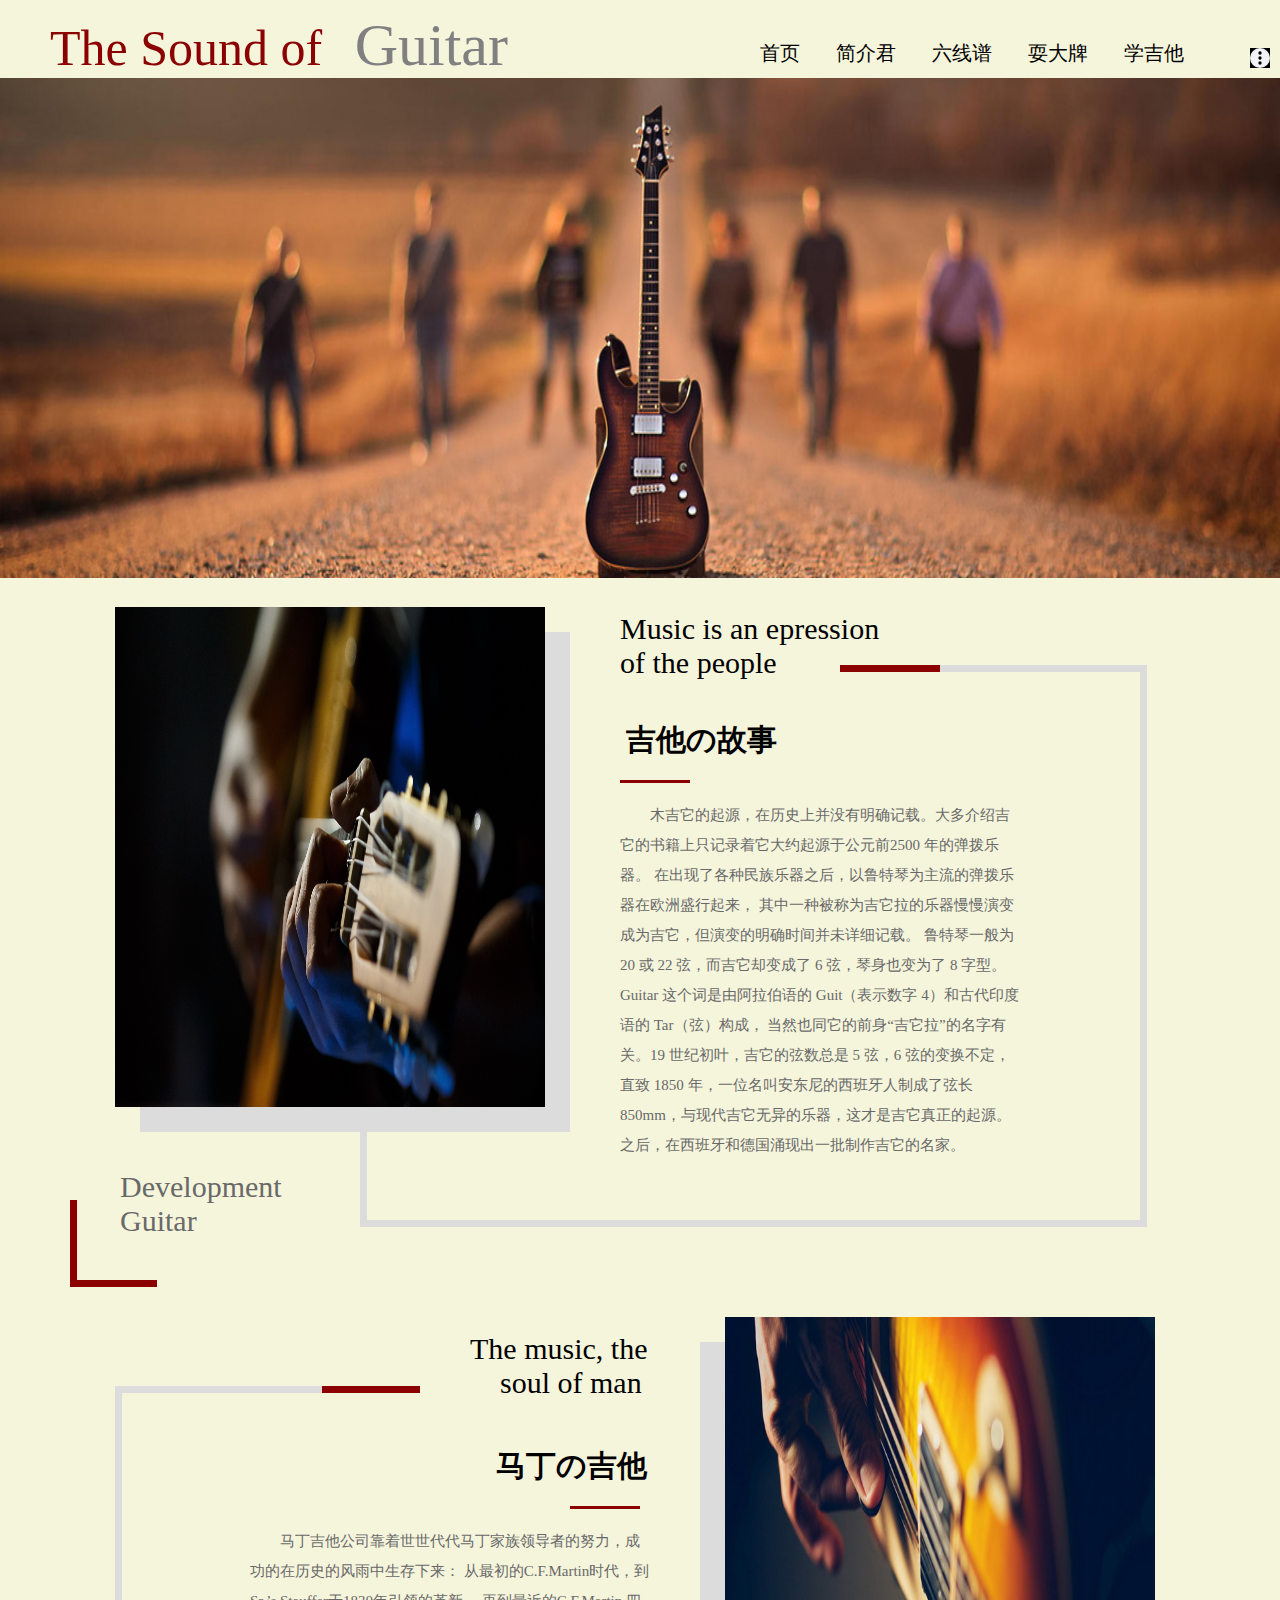
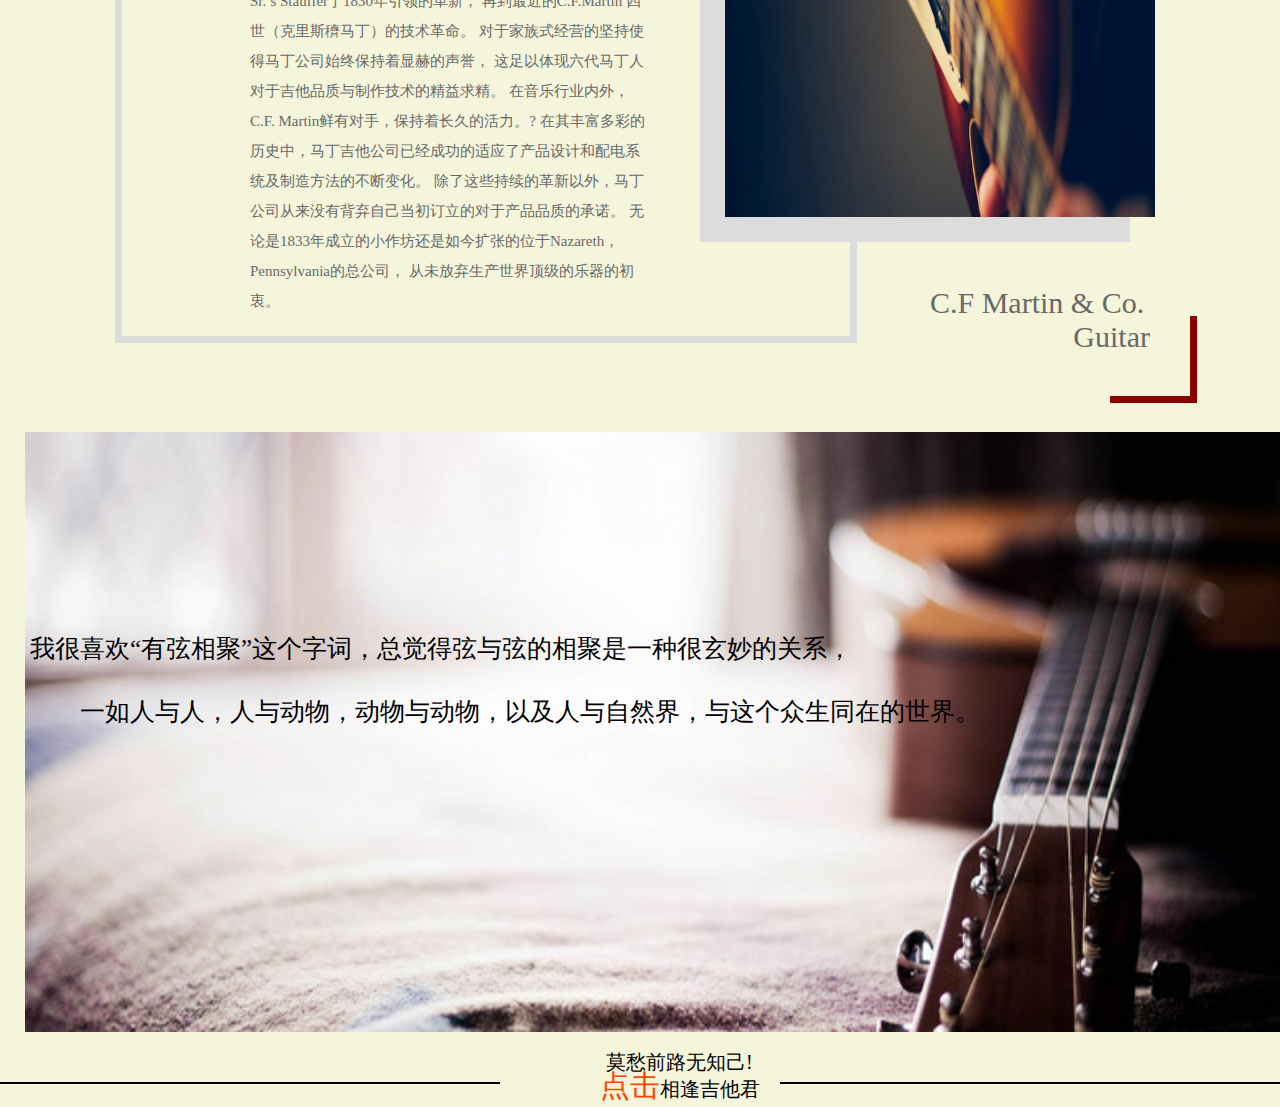
<file: guitar/吉他之声文件/INDEX.html>
<!DOCTYPE html>
<html lang="en">
<head>
    <meta charset="UTF-8">
    <title>吉他之声</title>
    <link href="style.css" type="text/css" rel="stylesheet">
</head>
<body>
<div class="haha">
    <div class="wrapper">
        <div class="heading">
            <div class="heading_nav">
                <div class="heading_title_1">
                    The Sound of
                    <div class="heading_title_2">
                        Guitar
                    </div>
                </div>
                <div class="heading_navbar">
                    <ul>
                        <li><a class="heading_navbar_a" href="#">首页</a></li>
                        <li><a class="heading_navbar_a" href="INDEX2.html">简介君</a></li>
                        <li><a class="heading_navbar_a" href="INDEX3.html">六线谱</a></li>
                        <li><a class="heading_navbar_a" href="INDEX4.html">耍大牌</a></li>
                        <li><a class="heading_navbar_a" href="INDEX5.html">学吉他</a></li>
                    </ul>
                    <div class="music">
                        <embed src="Depapepe-いい日だったね.mp3" hidden="false" autostart="true" loop="true" width="20px"
                               height="20px">
                    </div>
                </div>
            </div>
            <div class="body">
                <div class="body_img">
                    <img src="825823d2a3a63d2.jpg">
                </div>
            </div>
            <div class="body2">
                <div class="body2_background">
                    <div class="body_img2">
                        <img src="935624ad015a68e.png">
                    </div>
                </div>
            </div>
            <div class="body3">
                Music is an epression
                <div class="body3_t">
                    of the people
                </div>
                <div class="body_title_c1">
                    <a class="body_title_c1_a" href="INDEX2.html" target="_blank">
                        吉他の故事
                    </a>
                </div>
                <div class="border3_1">
                </div>
                <div class="border3_2">
                </div>
                <div class="border3_3">
                </div>
                <div class="border3_4">
                </div>
                <div class="body3_1">
                    <p>
                        木吉它的起源，在历史上并没有明确记载。大多介绍吉它的书籍上只记录着它大约起源于公元前2500 年的弹拨乐器。
                        在出现了各种民族乐器之后，以鲁特琴为主流的弹拨乐器在欧洲盛行起来，
                        其中一种被称为吉它拉的乐器慢慢演变成为吉它，但演变的明确时间并未详细记载。
                        鲁特琴一般为 20 或 22 弦，而吉它却变成了 6 弦，琴身也变为了 8 字型。
                        Guitar 这个词是由阿拉伯语的 Guit（表示数字 4）和古代印度语的 Tar（弦）构成，
                        当然也同它的前身“吉它拉”的名字有关。19 世纪初叶，吉它的弦数总是 5 弦，6 弦的变换不定，
                        直致 1850 年，一位名叫安东尼的西班牙人制成了弦长 850mm，与现代吉它无异的乐器，这才是吉它真正的起源。
                        之后，在西班牙和德国涌现出一批制作吉它的名家。
                    </p>
                </div>
                <div class="body_title_e1">
                    Development Guitar
                </div>
                <div class="border3_5">
                </div>
            </div>
            <div class="body4">
                The music, the
                <div class="body4_t">
                    soul of man
                </div>
                <div class="body_title_c2">
                    <a class="body_title_c2_a" href="http://www.martinguitarchina.cn/" target="_blank">
                        马丁の吉他
                    </a>
                </div>
                <div class="border4_1">
                </div>
                <div class="border4_2">
                </div>
                <div class="border4_3">
                </div>
                <div class="border4_4">
                </div>
                <div class="body4_1">
                    <p>
                        马丁吉他公司靠着世世代代马丁家族领导者的努力，成功的在历史的风雨中生存下来：
                        从最初的C.F.Martin时代，到Sr.’s Stauffer于1830年引领的革新，
                        再到最近的C.F.Martin 四世（克里斯穧马丁）的技术革命。
                        对于家族式经营的坚持使得马丁公司始终保持着显赫的声誉，
                        这足以体现六代马丁人对于吉他品质与制作技术的精益求精。
                        在音乐行业内外， C.F. Martin鲜有对手，保持着长久的活力。?
                        在其丰富多彩的历史中，马丁吉他公司已经成功的适应了产品设计和配电系统及制造方法的不断变化。
                        除了这些持续的革新以外，马丁公司从来没有背弃自己当初订立的对于产品品质的承诺。
                        无论是1833年成立的小作坊还是如今扩张的位于Nazareth， Pennsylvania的总公司，
                        从未放弃生产世界顶级的乐器的初衷。
                    </p>
                </div>
                <div class="body_title_e2">
                    C.F Martin & Co.
                    <div class="body_title_e3">
                        Guitar
                    </div>
                </div>
                <div class="border4_5">
                </div>
            </div>
            <div class="body5">
                <div class="body5_background">
                    <div class="body_img3">
                        <img src="true (1).jpg">
                    </div>
                </div>
            </div>
            <div class="body6">
                <img src="true (2).jpg">
            </div>
            <div class="body7">
                我很喜欢“有弦相聚”这个字词，总觉得弦与弦的相聚是一种很玄妙的关系，
                <div class="body7_1">
                    一如人与人，人与动物，动物与动物，以及人与自然界，与这个众生同在的世界。
                </div>
            </div>
            <div class="body8">
                <div class="body8_border1">
                </div>
                <div class="body8_border2">
                </div>
                <div class="body8_title">
                    <a  class="body8_title_a" href="http://www.daweijita.com/" target="_blank">
                        莫愁前路无知己!<p class="span">点击</p>相逢吉他君
                    </a>
                </div>
            </div>
        </div>
    </div>
</div>
</body>
</html>
</file>
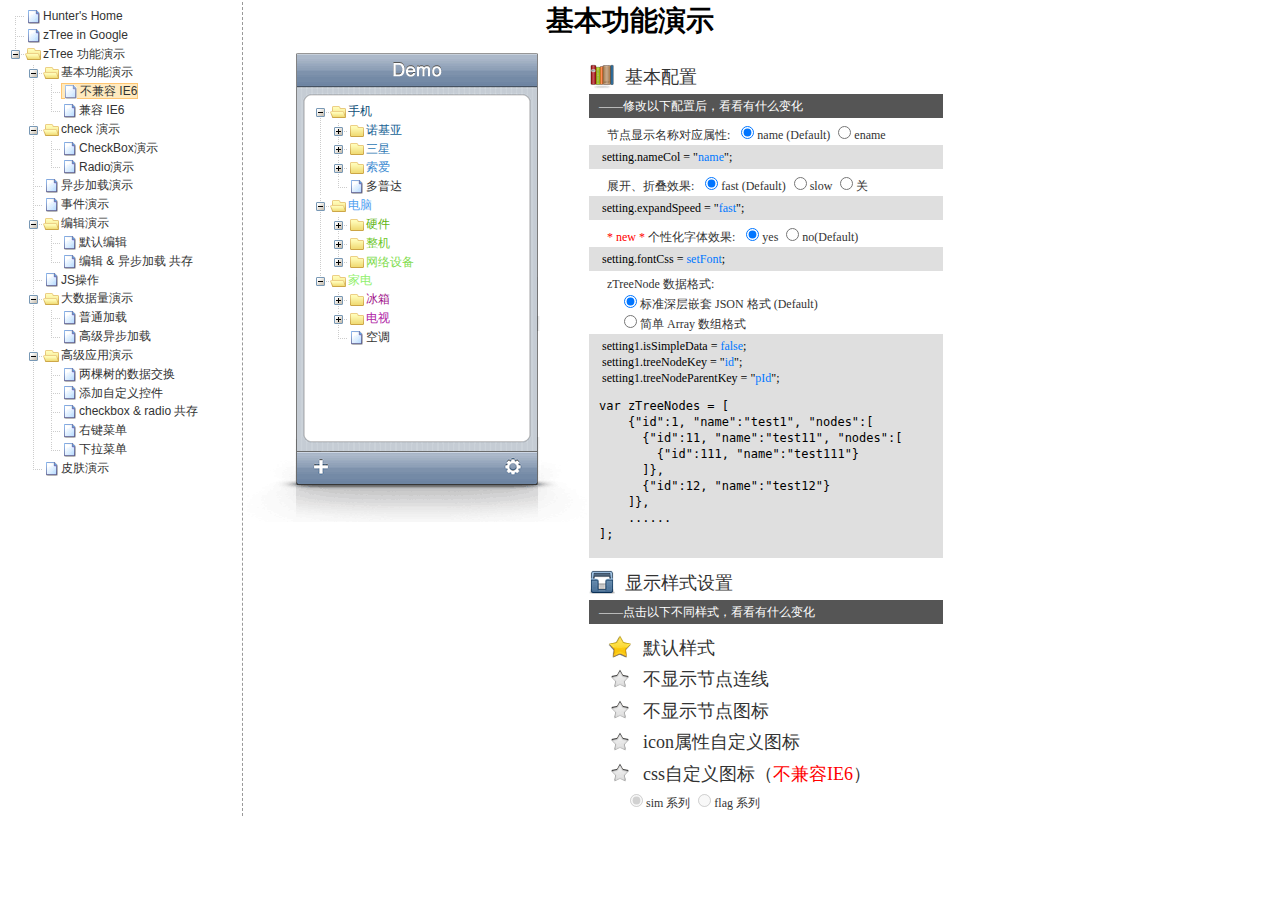
<file: test/toymsite/WebRoot/js/tree/index.html>
<!DOCTYPE HTML PUBLIC "-//W3C//DTD HTML 4.01//EN" "http://www.w3.org/TR/html4/strict.dtd">
<HTML>
 <HEAD>
  <TITLE> ZTREE DEMO </TITLE>
  <meta http-equiv="content-type" content="text/html; charset=UTF-8">
  <link rel="stylesheet" href="zTreeStyle/zTreeStyle.css" type="text/css">
  <style>
	body {
	background-color: white;
	margin:0; padding:0;
	text-align: center;
	}
	div, p, table, th, td {
		list-style:none; 
		margin:0; padding:0; 
		color:#333; font-size:12px; 
		font-family:dotum, Verdana, Arial, Helvetica, AppleGothic, sans-serif;
	}
  </style>
  <script type="text/javascript" src="jquery-1.4.2.js"></script>
  <script type="text/javascript" src="jquery-ztree-2.5.js"></script>

  <SCRIPT LANGUAGE="JavaScript">
  <!--
	var zTree;
	var demoIframe;

	var setting = {
		isSimpleData: true,
		treeNodeKey: "id",
		treeNodeParentKey: "pId",
		showLine: true,
		root:{ 
			isRoot:true,
			nodes:[]
		}
	};

	zNodes =[
		{ id:1, pId:0, name:"Hunter's Home", url:"http://baby666.cn", target:"_blank"},
		{ id:2, pId:0, name:"zTree in Google", url:"http://code.google.com/p/jquerytree/", target:"_blank"},
		{ id:3, pId:0, name:"zTree 功能演示", open:true},
		{ id:31, pId:3, name:"基本功能演示", open:true},
		{ id:311, pId:31, name:"不兼容 IE6", "url":"standardDemo.html", "target":"testIframe"},
		{ id:311, pId:31, name:"兼容 IE6", "url":"standardDemoForIe6.html", "target":"testIframe"},
		{ id:32, pId:3, name:"check 演示", open:true},
		{ id:321, pId:32, name:"CheckBox演示", "url":"checkboxDemo.html", "target":"testIframe"},
		{ id:321, pId:32, name:"Radio演示", "url":"radioDemo.html", "target":"testIframe"},
		{ id:33, pId:3, name:"异步加载演示", "url":"asyncDemo.html", "target":"testIframe"},
		{ id:34, pId:3, name:"事件演示", "url":"eventDemo.html", "target":"testIframe"},
		{ id:35, pId:3, name:"编辑演示", open:true},
		{ id:351, pId:35, name:"默认编辑", "url":"editDemo.html", "target":"testIframe"},
		{ id:352, pId:35, name:"编辑 & 异步加载 共存", "url":"edit&asyncDemo.html", "target":"testIframe"},
		{ id:36, pId:3, name:"JS操作", "url":"jscontrolDemo.html", "target":"testIframe"},
		{ id:39, pId:3, name:"大数据量演示", open:true},
		{ id:391, pId:39, name:"普通加载", "url":"bigDataDemo_normal.html", "target":"testIframe"},
		{ id:392, pId:39, name:"高级异步加载", "url":"bigDataDemo_super.html", "target":"testIframe"},
		{ id:37, pId:3, name:"高级应用演示", open:true},
		{ id:371, pId:37, name:"两棵树的数据交换", "url":"superDemo_mutilTree.html", "target":"testIframe"},
		{ id:372, pId:37, name:"添加自定义控件", "url":"superDemo_diyBtn.html", "target":"testIframe"},
		{ id:375, pId:37, name:"checkbox & radio 共存", "url":"superDemo_check&radio.html", "target":"testIframe"},
		{ id:373, pId:37, name:"右键菜单", "url":"superDemo_rightMenu.html", "target":"testIframe"},
		{ id:374, pId:37, name:"下拉菜单", "url":"superDemo_dropdownMenu.html", "target":"testIframe"},
		{ id:38, pId:3, name:"皮肤演示", url:"http://baby666.cn/hunter/ztree/skinDemo.html", target:"testIframe"}
	];

	$(document).ready(function(){
		setting.expandSpeed = ($.browser.msie && parseInt($.browser.version)<=6)?"":"fast";
		zTree = $("#tree").zTree(setting, zNodes);
		var nodes = zTree.getNodes();
		zTree.selectNode(nodes[2].nodes[0].nodes[0]);

		demoIframe = $("#testIframe");
	
	});

	function loadReady() {
		var h = demoIframe.contents().find("body").height();
		if (h < 600) h = 600;
		demoIframe.height(h);
	}

  //-->
  </SCRIPT>
 </HEAD>

<BODY>
<TABLE border=0 height=600px align=left>
	<TR>
		<TD width=230px align=left valign=top style="BORDER-RIGHT: #999999 1px dashed">
			<ul id="tree" class="tree" style="width:230px; overflow:auto;"></ul>
		</TD>
		<TD width=770px align=left valign=top><IFRAME ID="testIframe" Name="testIframe" FRAMEBORDER=0 SCROLLING=AUTO width=100%  height=600px SRC="standardDemo.html" onload="loadReady();"></IFRAME></TD>
	</TR>
</TABLE>

 </BODY>
</HTML>
</file>
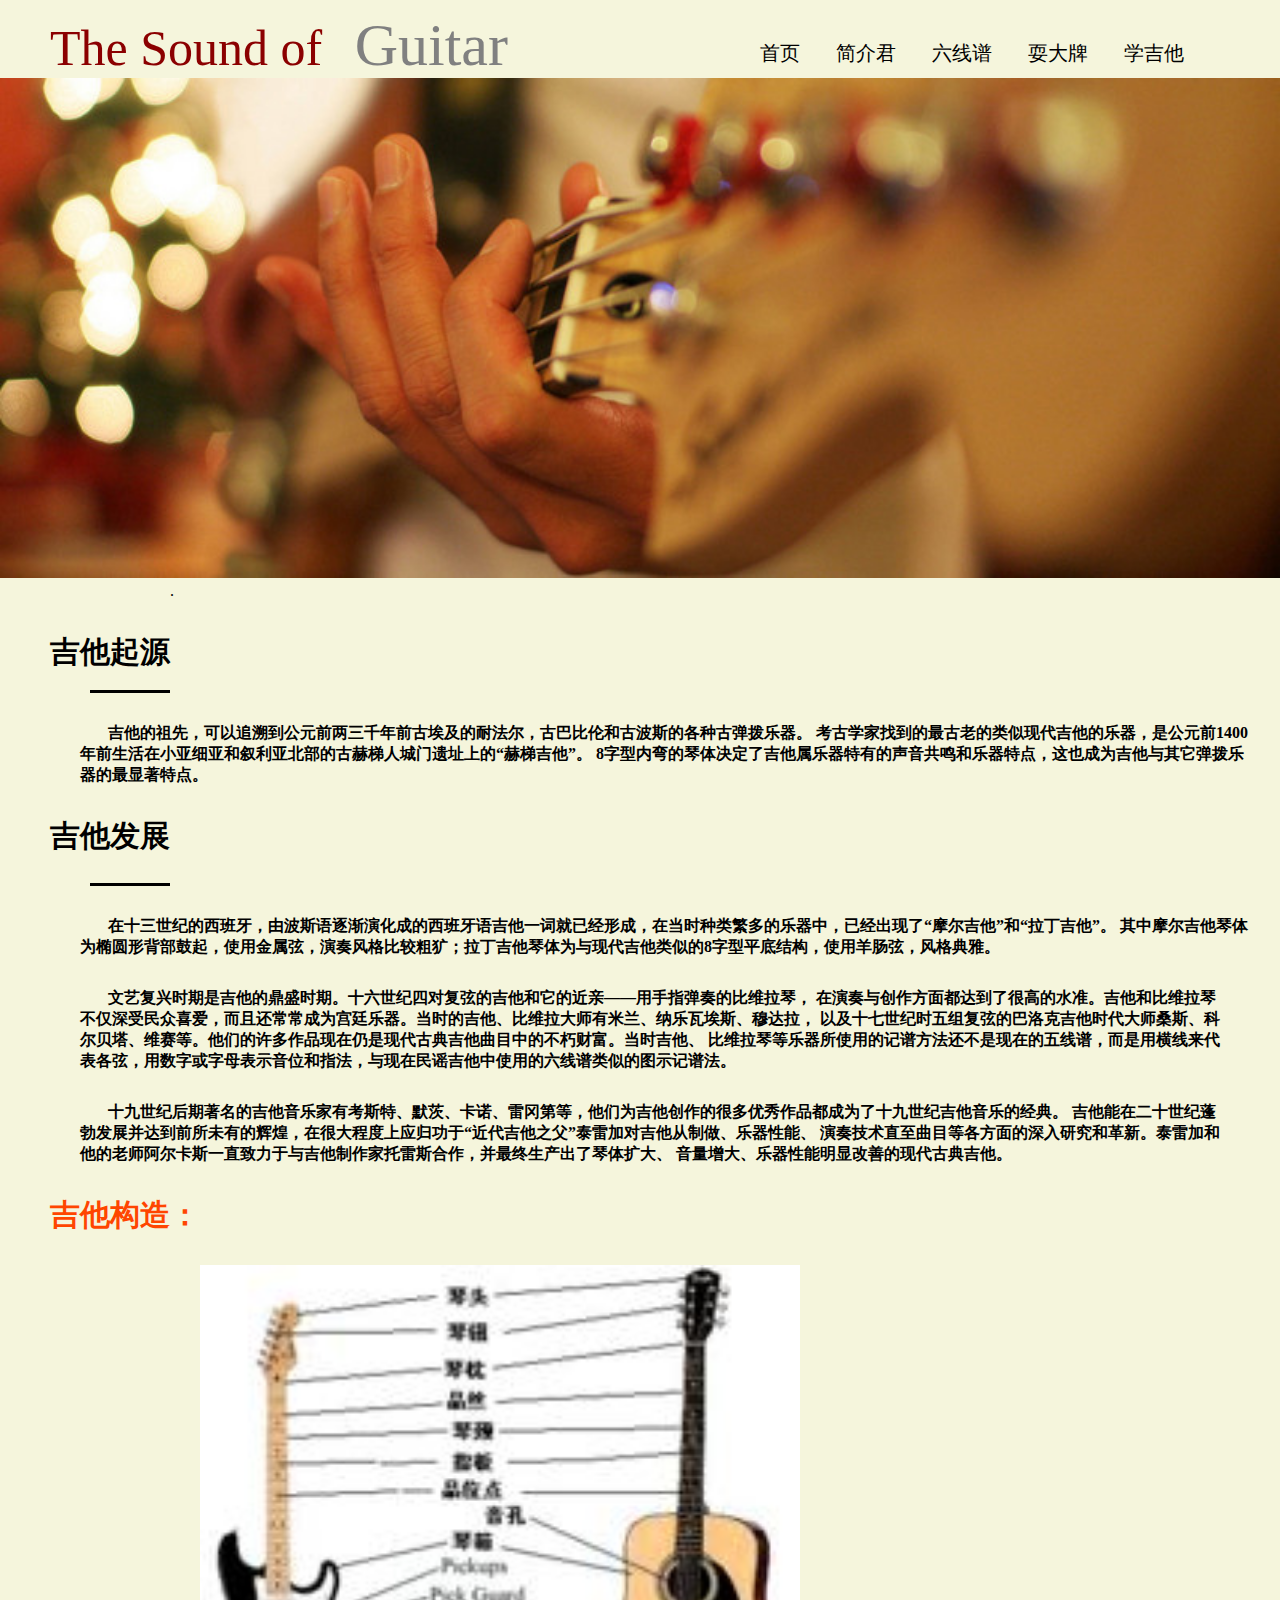
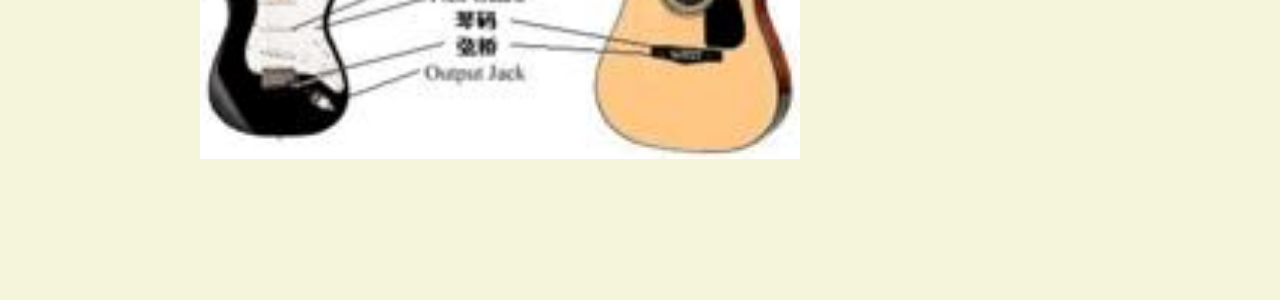
<file: guitar/吉他之声文件/INDEX2.html>
<!DOCTYPE html>
<html lang="en">
<head>
    <meta charset="UTF-8">
    <title>吉他之声</title>
    <link href="style2.css" type="text/css" rel="stylesheet">
</head>
<body>
<div class="container">
    <div class="wrapper">
        <div class="heading">
            <div class="heading_nav">
                <div class="heading_title_1">
                    The Sound of
                    <div class="heading_title_2">
                        Guitar
                    </div>
                </div>
                <div class="heading_navbar">
                    <ul>
                        <li><a href="INDEX.html" >首页</a></li>
                        <li><a href="INDEX2.html">简介君</a></li>
                        <li><a href="INDEX3.html">六线谱</a></li>
                        <li><a href="INDEX4.html">耍大牌</a></li>
                        <li><a href="INDEX5.html">学吉他</a></li>
                    </ul>
                </div>
            </div>
            <div class="body">
                <div class="body_img">
                    <img src="true (4).jpg">
                </div>
            </div>
            <div class="body1">
                 吉他起源
            </div>.
            <div class="border1"></div>
            <div class="body1_a">
                &nbsp&nbsp&nbsp&nbsp&nbsp&nbsp&nbsp吉他的祖先，可以追溯到公元前两三千年前古埃及的耐法尔，古巴比伦和古波斯的各种古弹拨乐器。
                考古学家找到的最古老的类似现代吉他的乐器，是公元前1400年前生活在小亚细亚和叙利亚北部的古赫梯人城门遗址上的“赫梯吉他”。
                8字型内弯的琴体决定了吉他属乐器特有的声音共鸣和乐器特点，这也成为吉他与其它弹拨乐器的最显著特点。
            </div>
            <div class="body2">
                吉他发展
            </div>
            <div class="border2"></div>
            <div class="body2_a">
                &nbsp&nbsp&nbsp&nbsp&nbsp&nbsp&nbsp在十三世纪的西班牙，由波斯语逐渐演化成的西班牙语吉他一词就已经形成，在当时种类繁多的乐器中，已经出现了“摩尔吉他”和“拉丁吉他”。
                其中摩尔吉他琴体为椭圆形背部鼓起，使用金属弦，演奏风格比较粗犷；拉丁吉他琴体为与现代吉他类似的8字型平底结构，使用羊肠弦，风格典雅。
                <div class="body2_b">
                    &nbsp&nbsp&nbsp&nbsp&nbsp&nbsp&nbsp文艺复兴时期是吉他的鼎盛时期。十六世纪四对复弦的吉他和它的近亲——用手指弹奏的比维拉琴，
                    在演奏与创作方面都达到了很高的水准。吉他和比维拉琴不仅深受民众喜爱，而且还常常成为宫廷乐器。当时的吉他、比维拉大师有米兰、纳乐瓦埃斯、穆达拉，
                    以及十七世纪时五组复弦的巴洛克吉他时代大师桑斯、科尔贝塔、维赛等。他们的许多作品现在仍是现代古典吉他曲目中的不朽财富。当时吉他、
                    比维拉琴等乐器所使用的记谱方法还不是现在的五线谱，而是用横线来代表各弦，用数字或字母表示音位和指法，与现在民谣吉他中使用的六线谱类似的图示记谱法。
                </div>
                <div class="body2_c">
                    &nbsp&nbsp&nbsp&nbsp&nbsp&nbsp&nbsp十九世纪后期著名的吉他音乐家有考斯特、默茨、卡诺、雷冈第等，他们为吉他创作的很多优秀作品都成为了十九世纪吉他音乐的经典。
                    吉他能在二十世纪蓬勃发展并达到前所未有的辉煌，在很大程度上应归功于“近代吉他之父”泰雷加对吉他从制做、乐器性能、
                    演奏技术直至曲目等各方面的深入研究和革新。泰雷加和他的老师阿尔卡斯一直致力于与吉他制作家托雷斯合作，并最终生产出了琴体扩大、
                    音量增大、乐器性能明显改善的现代古典吉他。
                </div>
                <div class="body3">
                    吉他构造：
                </div>
                <div class="body3_img">
                    <img src="f9198618367adab40463ee328bd4b31c8701e414.jpg">
                </div>
            </div>
        </div>
    </div>
</div>
</body>
</html>
</file>
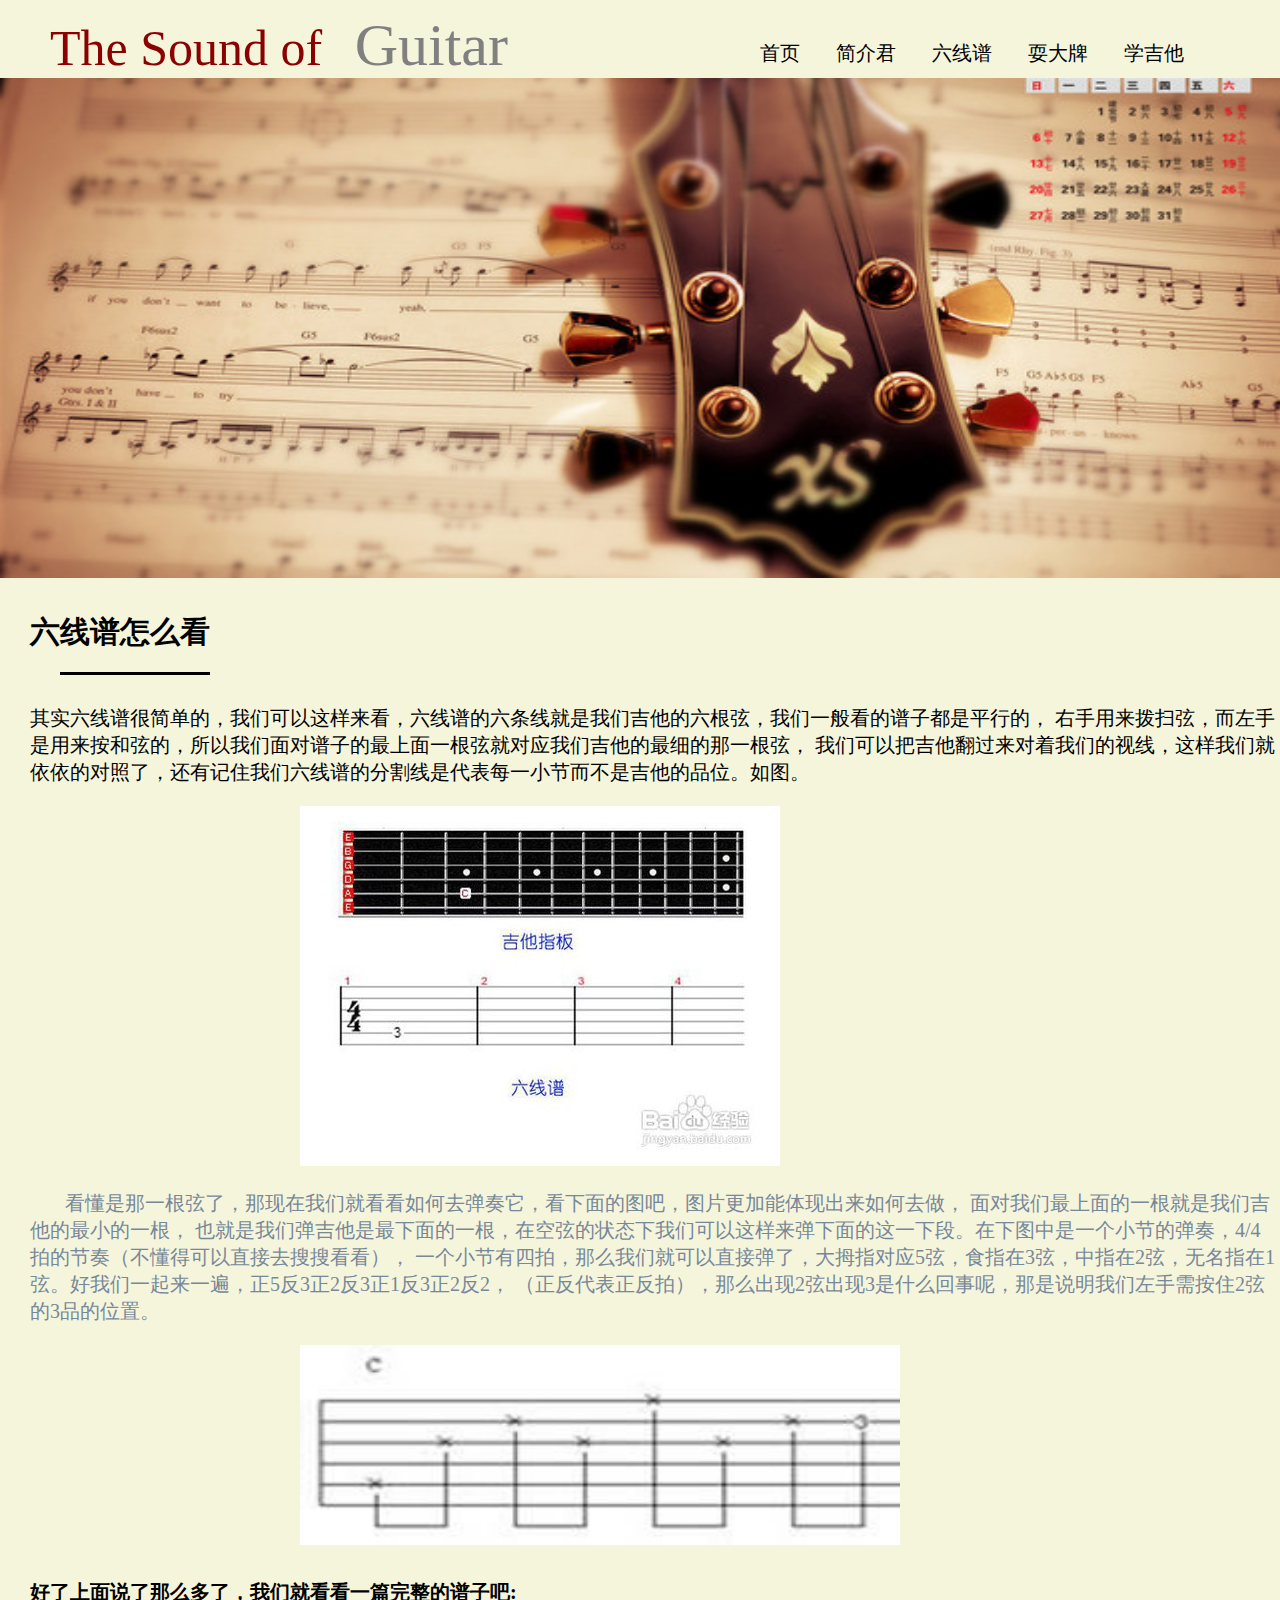
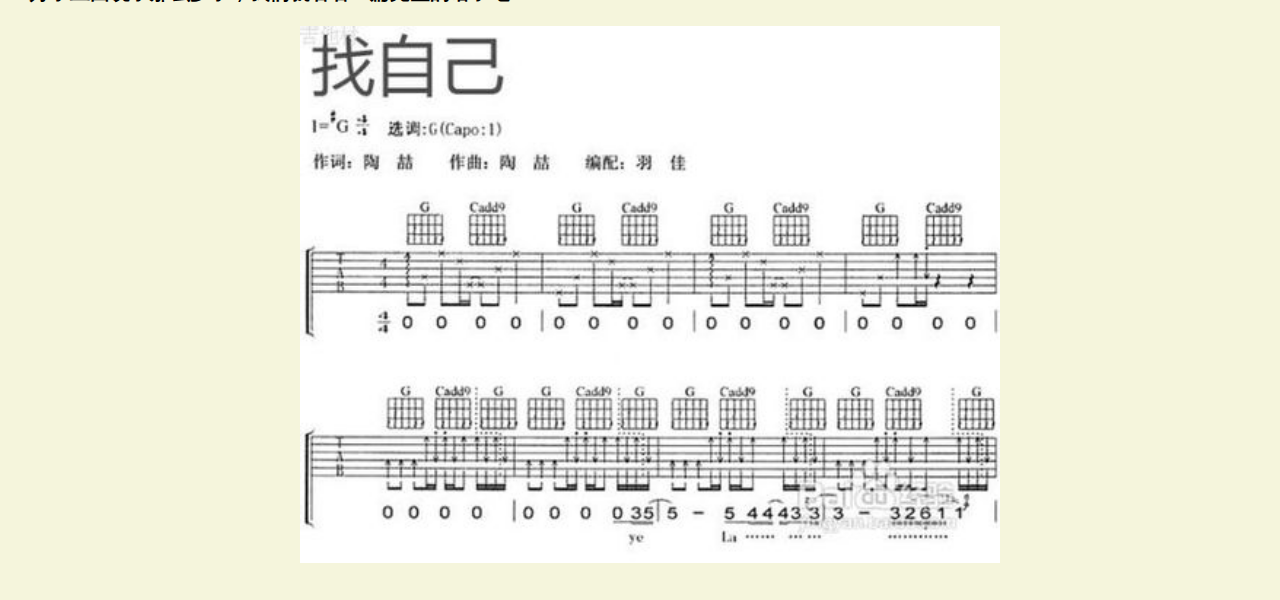
<file: guitar/吉他之声文件/INDEX3.html>
<!DOCTYPE html>
<html lang="en">
<head>
    <meta charset="UTF-8">
    <title>吉他之声</title>
    <link href="style3.css" type="text/css" rel="stylesheet">
</head>
<body>
<div class="container">
    <div class="wrapper">
        <div class="heading">
            <div class="heading_nav">
                <div class="heading_title_1">
                    The Sound of
                    <div class="heading_title_2">
                        Guitar
                    </div>
                </div>
                <div class="heading_navbar">
                    <ul>
                        <li><a href="INDEX.html" >首页</a></li>
                        <li><a href="INDEX2.html">简介君</a></li>
                        <li><a href="INDEX3.html">六线谱</a></li>
                        <li><a href="INDEX4.html">耍大牌</a></li>
                        <li><a href="INDEX5.html">学吉他</a></li>
                    </ul>
                </div>
            </div>
            <div class="body">
                <div class="body_img">
                    <img src="true (5).jpg">
                </div>
            </div>
            <div class="body1">
                六线谱怎么看
            </div>
            <div class="border1"></div>
            <div class="body1_a">
                其实六线谱很简单的，我们可以这样来看，六线谱的六条线就是我们吉他的六根弦，我们一般看的谱子都是平行的，
                右手用来拨扫弦，而左手是用来按和弦的，所以我们面对谱子的最上面一根弦就对应我们吉他的最细的那一根弦，
                我们可以把吉他翻过来对着我们的视线，这样我们就依依的对照了，还有记住我们六线谱的分割线是代表每一小节而不是吉他的品位。如图。
            </div>
            <div class="body1_img">
                <img src="8435e5dde71190ef8d9529eccf1b9d16fdfa6093.jpg">
            </div>
            <div class="body2">
                &nbsp&nbsp&nbsp&nbsp&nbsp&nbsp&nbsp看懂是那一根弦了，那现在我们就看看如何去弹奏它，看下面的图吧，图片更加能体现出来如何去做， 面对我们最上面的一根就是我们吉他的最小的一根，
                也就是我们弹吉他是最下面的一根，在空弦的状态下我们可以这样来弹下面的这一下段。在下图中是一个小节的弹奏，4/4拍的节奏（不懂得可以直接去搜搜看看），
                一个小节有四拍，那么我们就可以直接弹了，大拇指对应5弦，食指在3弦，中指在2弦，无名指在1弦。好我们一起来一遍，正5反3正2反3正1反3正2反2，
                （正反代表正反拍），那么出现2弦出现3是什么回事呢，那是说明我们左手需按住2弦的3品的位置。
            </div>
            <div class="body2_img">
                <img src="ac345982b2b7d0a2ed8dbfaecaef76094b369ab9.jpg">
            </div>
            <div class="body3">
                好了上面说了那么多了，我们就看看一篇完整的谱子吧:
            </div>
            <div class="body3_img">
                <img src="3c6d55fbb2fb4316cb06df4921a4462309f7d3ec.jpg">
            </div>
        </div>
    </div>
</div>
</body>
</html>
</file>
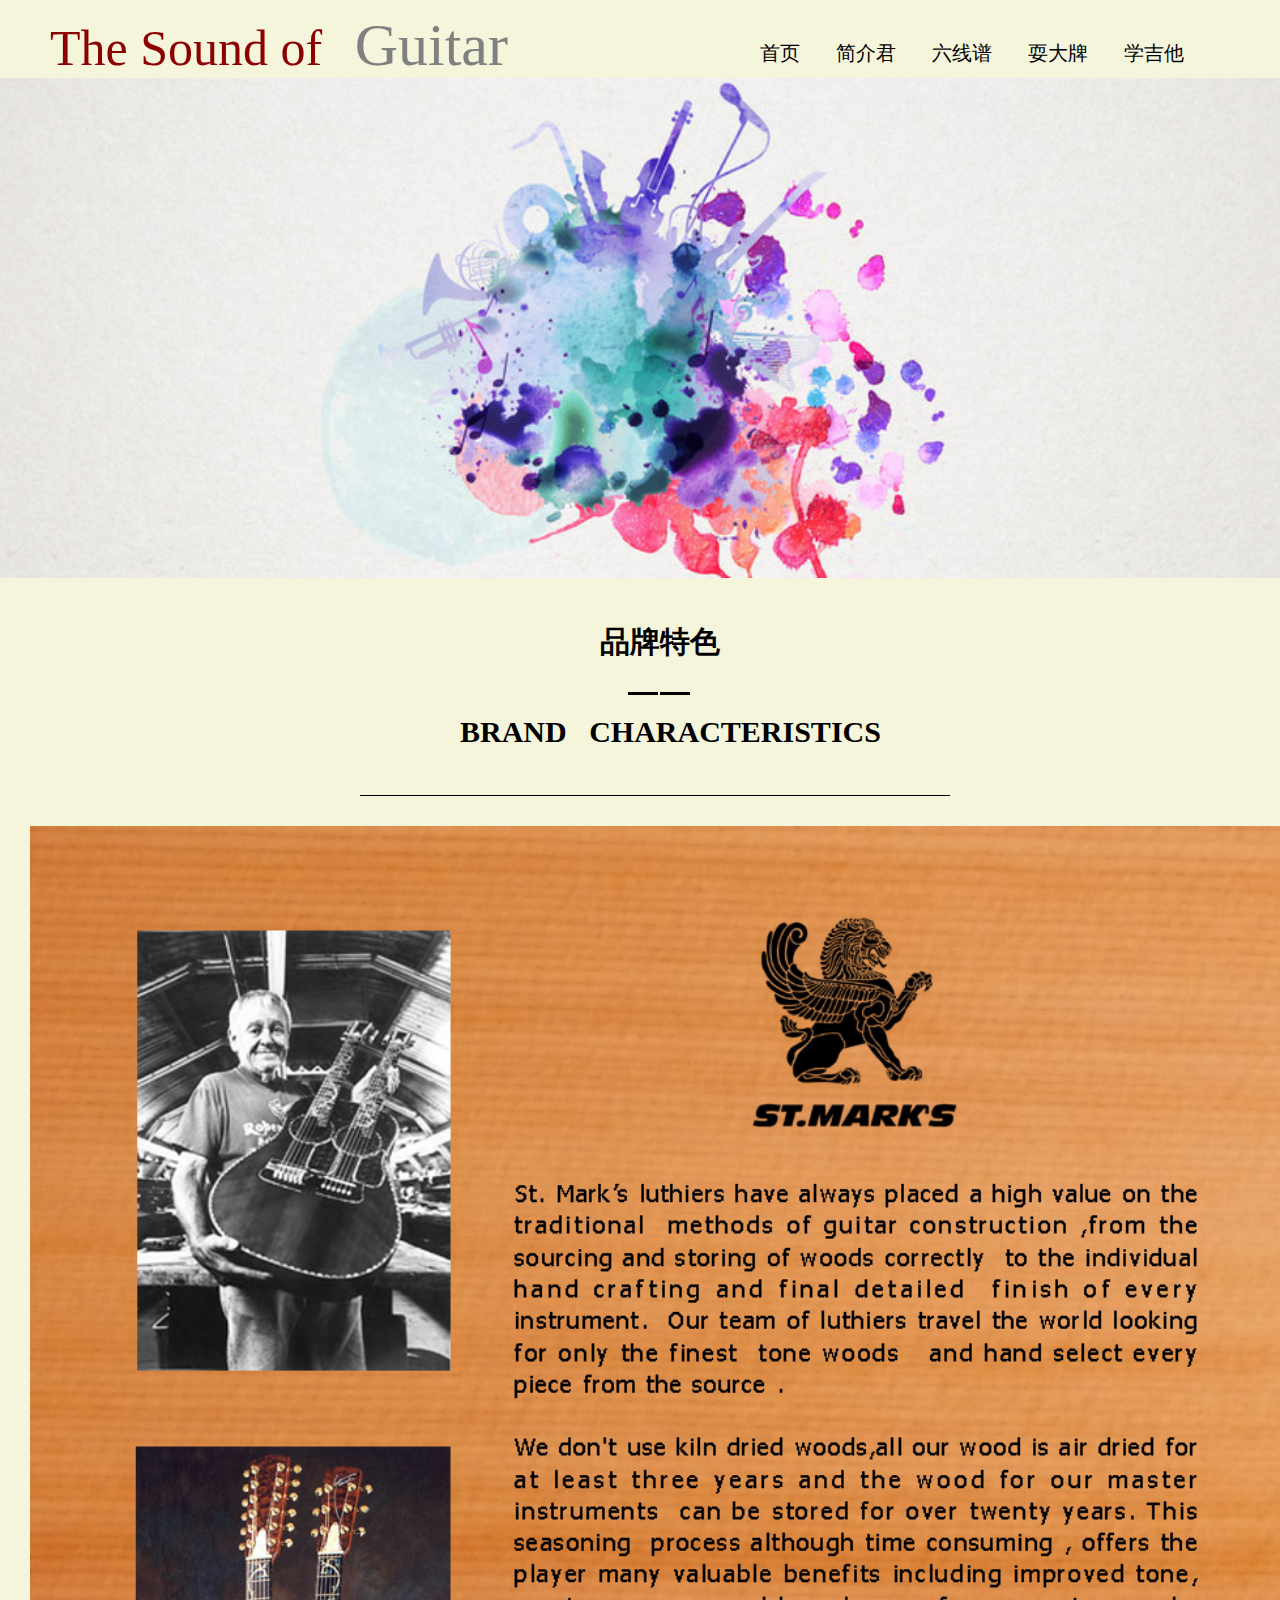
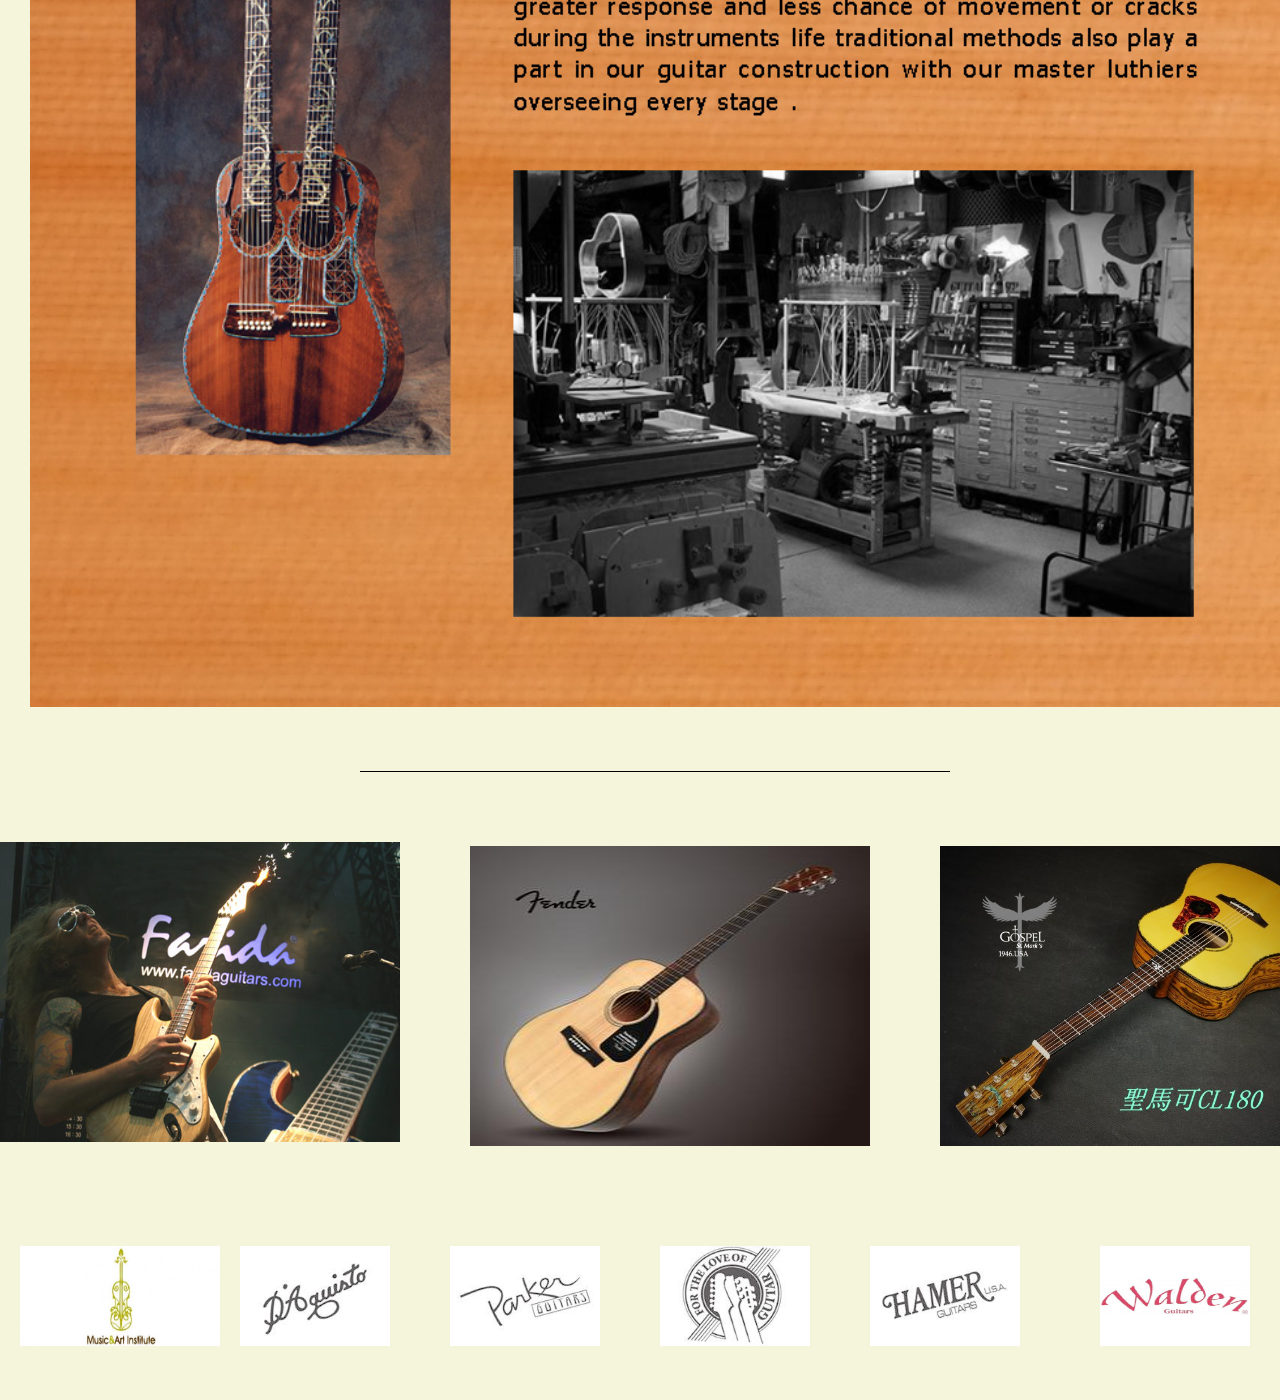
<file: guitar/吉他之声文件/INDEX4.html>
<!DOCTYPE html>
<html lang="en">
<head>
    <meta charset="UTF-8">
    <title>吉他之声</title>
    <link href="style4.css" type="text/css" rel="stylesheet">
</head>
<body>
<div class="container">
    <div class="wrapper">
        <div class="heading">
            <div class="heading_nav">
                <div class="heading_title_1">
                    The Sound of
                    <div class="heading_title_2">
                        Guitar
                    </div>
                </div>
                <div class="heading_navbar">
                    <ul>
                        <li><a href="INDEX.html" >首页</a></li>
                        <li><a href="INDEX2.html">简介君</a></li>
                        <li><a href="INDEX3.html">六线谱</a></li>
                        <li><a href="INDEX4.html">耍大牌</a></li>
                        <li><a href="INDEX5.html">学吉他</a></li>
                    </ul>
                </div>
            </div>
            <div class="body">
                <div class="body_img">
                    <img src="true1.jpg">
                </div>
            </div>
            <div class="body1">
                品牌特色
            </div>
            <div class="border1"></div>
            <div class="border2"></div>
            <div class="body2">
                BRAND&nbsp&nbsp&nbspCHARACTERISTICS
            </div>
            <div class="border3"></div>
            <div class="body3_img">
                <img src="1-160314143234G0.jpg">
            </div>
            <div class="border4"></div>
            <div class="body4_img">
                <img src="41.jpg">
            </div>
            <div class="body5_img">
                <img src="u=211975505,1066092134&fm=23&gp=0.jpg">
            </div>
            <div class="body6_img">
                <img src="003hFGV3zy6Qx9B3a2y1e&690.jpg">
            </div>
            <div class="body7_img">
                <img src="22r58PIC3QF.jpg">
            </div>
            <div class="body8_img">
                <img src="37G58PIC4nb_1024.jpg">
            </div>
            <div class="body9_img">
                <img src="64W58PICubr_1024.jpg">
            </div>
            <div class="body10_img">
                <img src="85I58PICkRB_1024.jpg">
            </div>
            <div class="body11_img">
                <img src="03658PICUCX_1024.jpg">
            </div>
            <div class="body12_img">
                <img src="99558PICQUR_1024.jpg">
            </div>
        </div>
    </div>
</div>
</body>
</html>
</file>
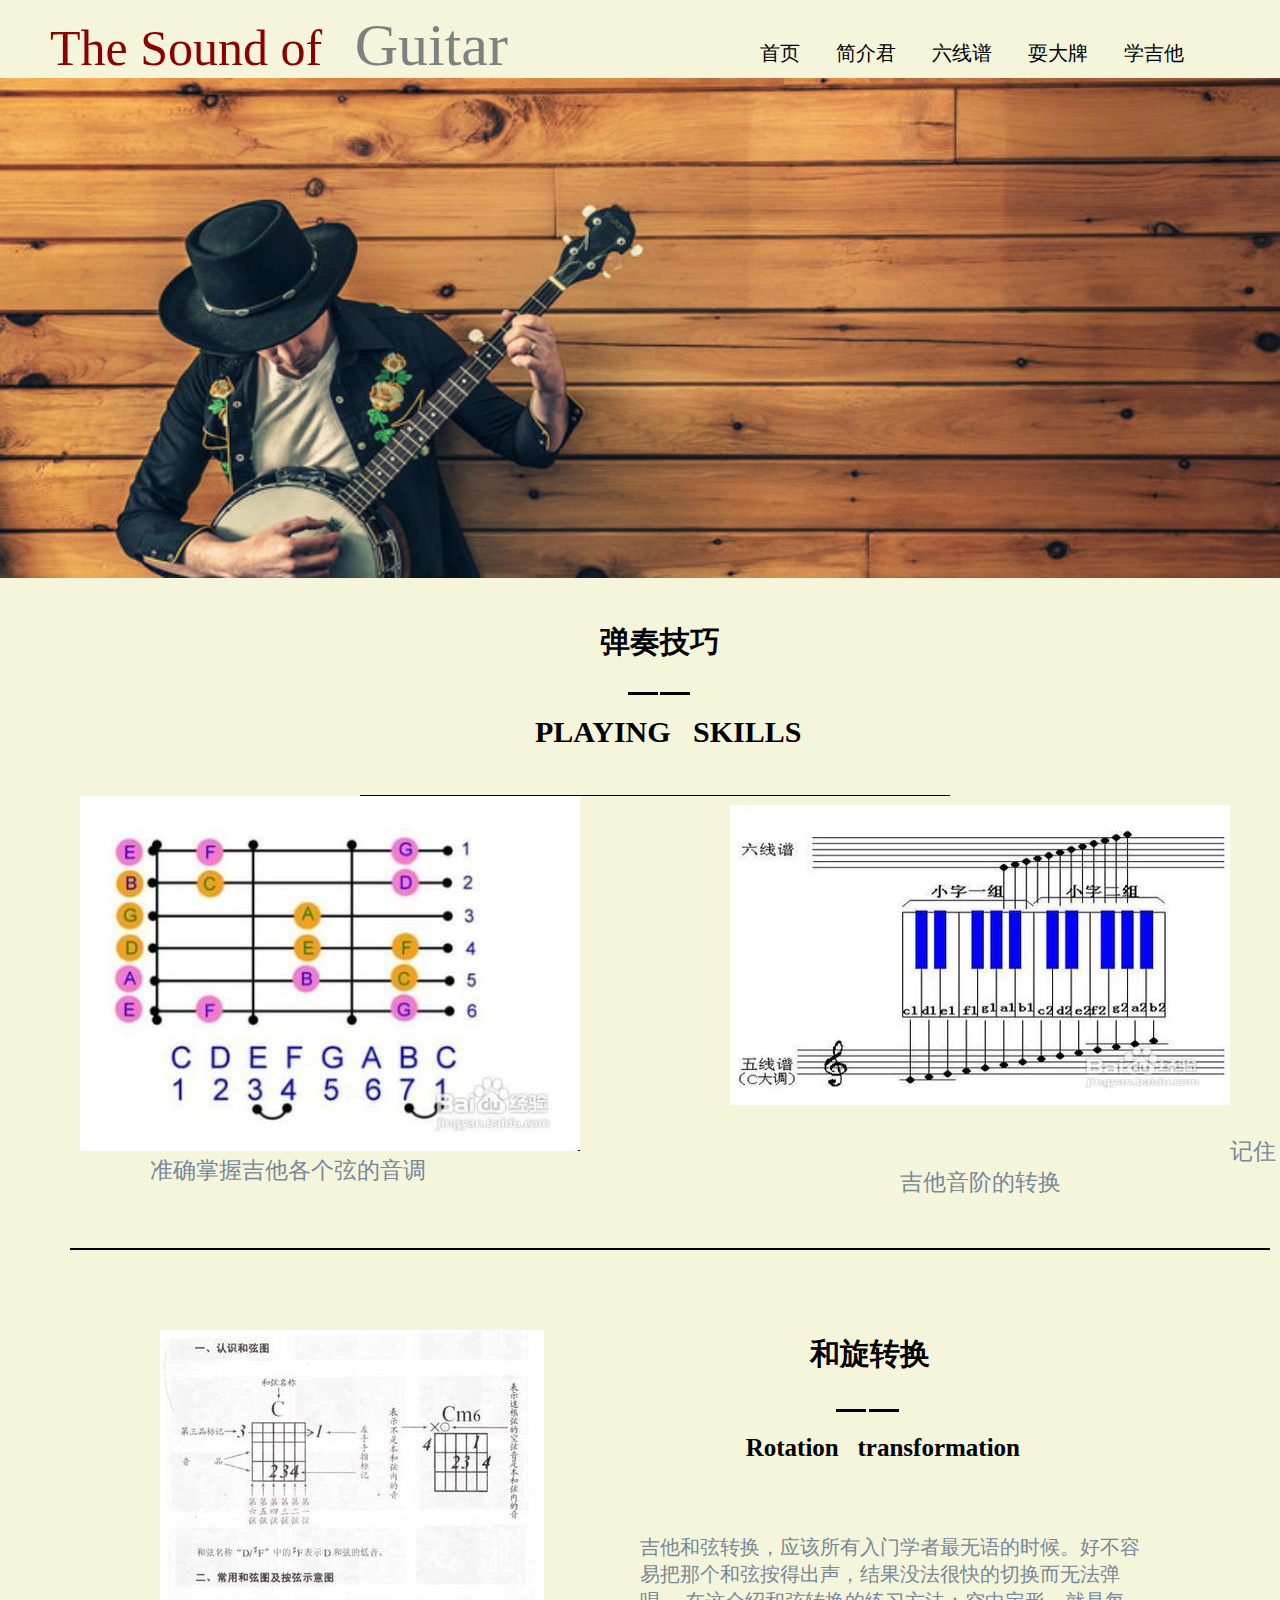
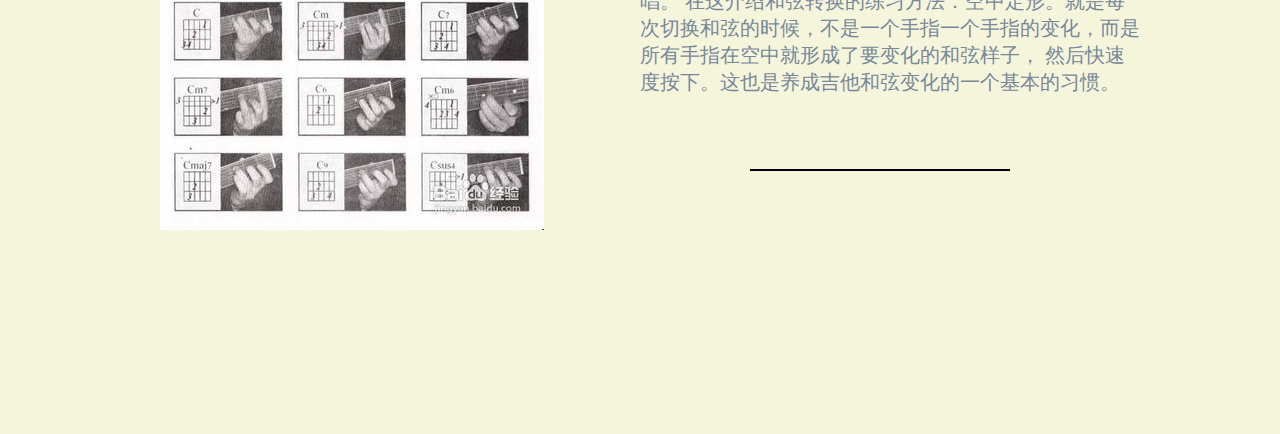
<file: guitar/吉他之声文件/INDEX5.html>
<!DOCTYPE html>
<html lang="en">
<head>
    <meta charset="UTF-8">
    <title>吉他之声</title>
    <link href="style5.css" type="text/css" rel="stylesheet">
</head>
<body>
<div class="container">
    <div class="wrapper">
        <div class="heading">
            <div class="heading_nav">
                <div class="heading_title_1">
                    The Sound of
                    <div class="heading_title_2">
                        Guitar
                    </div>
                </div>
                <div class="heading_navbar">
                    <ul>
                        <li><a href="INDEX.html" target="_blank">首页</a></li>
                        <li><a href="INDEX2.html">简介君</a></li>
                        <li><a href="INDEX3.html">六线谱</a></li>
                        <li><a href="INDEX4.html">耍大牌</a></li>
                        <li><a href="INDEX5.html">学吉他</a></li>
                    </ul>
                </div>
            </div>
            <div class="body">
                <div class="body_img">
                    <img src="true (3).jpg">
                </div>
            </div>
            <div class="body1">
                弹奏技巧
            </div>
            <div class="border1">
            </div>
            <div class="border2">
            </div>
            <div class="body2">
                PLAYING&nbsp&nbsp&nbspSKILLS
            </div>
            <div class="border3"></div>
            <div class="body3_img">
                <img src="2fdda3cc7cd98d10cc9094cc213fb80e7aec9083.jpg">
            </div>
            <div class="body4_img">
                <img src="e78c65899e510fb315c5ec6ad933c895d0430c2b.jpg">
            </div>
            <div class="body5">
                准确掌握吉他各个弦的音调
            </div>
            <div class="body6">
                记住吉他音阶的转换
            </div>
            <div class="border4"></div>
            <div class="body7_img">
                <img src="e6508eef76c6a7ef70252ddbfdfaaf51f2de6689.jpg">
            </div>
            <div class="body8">
                和旋转换
            </div>
            <div class="border5"></div>
            <div class="border6"></div>
            <div class="body9">
                Rotation&nbsp&nbsp&nbsptransformation
            </div>
            <div class="body10">
                吉他和弦转换，应该所有入门学者最无语的时候。好不容易把那个和弦按得出声，结果没法很快的切换而无法弹唱。
                在这介绍和弦转换的练习方法：空中定形。就是每次切换和弦的时候，不是一个手指一个手指的变化，而是所有手指在空中就形成了要变化的和弦样子，
                然后快速度按下。这也是养成吉他和弦变化的一个基本的习惯。
            </div>
            <div class="border7"></div>
        </div>
    </div>
</div>
</body>
</html>
</file>
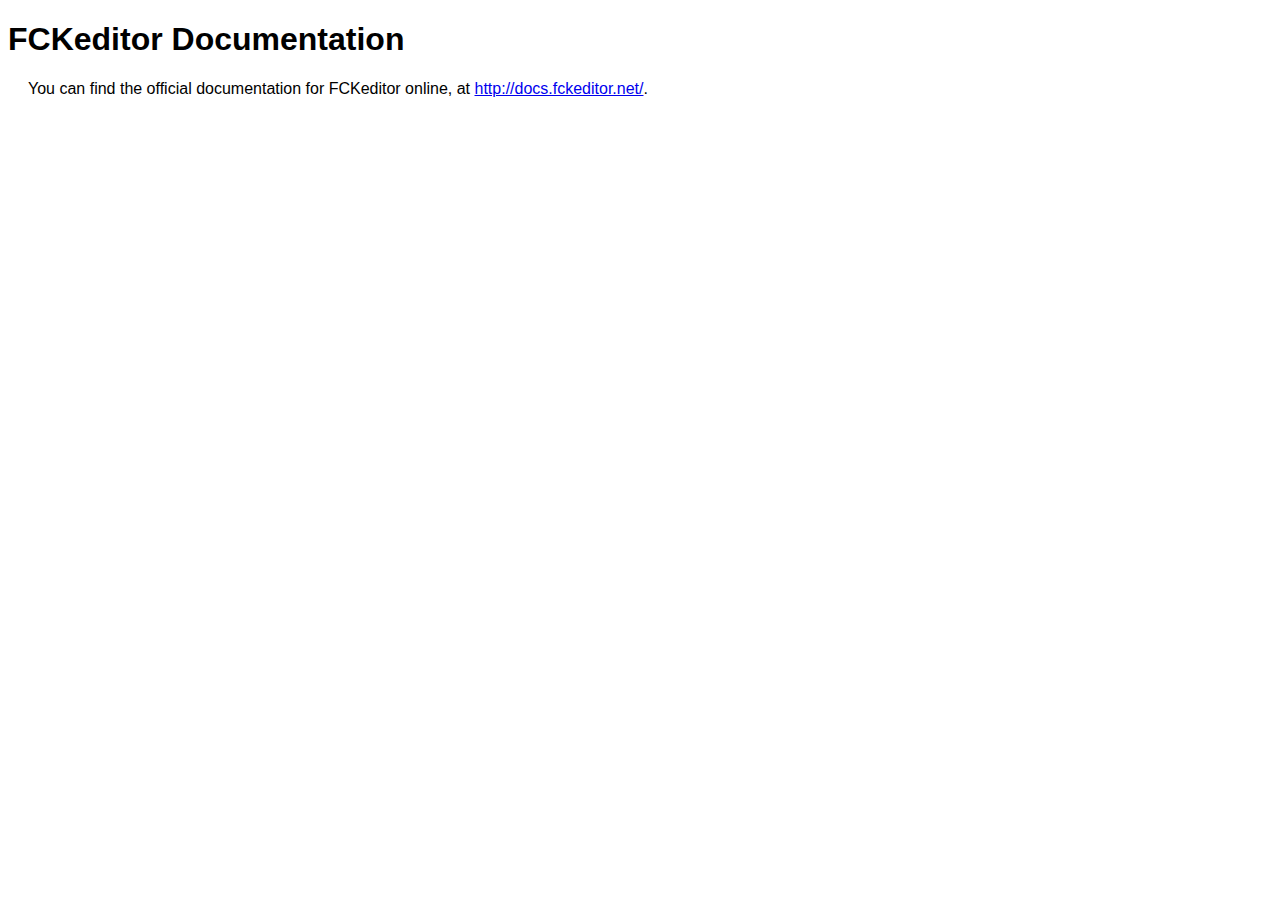
<file: test/toymsite/WebRoot/fckeditor/_documentation.html>
<!DOCTYPE html PUBLIC "-//W3C//DTD XHTML 1.0 Transitional//EN" "http://www.w3.org/TR/xhtml1/DTD/xhtml1-transitional.dtd">
<!--
 * FCKeditor - The text editor for Internet - http://www.fckeditor.net
 * Copyright (C) 2003-2009 Frederico Caldeira Knabben
 *
 * == BEGIN LICENSE ==
 *
 * Licensed under the terms of any of the following licenses at your
 * choice:
 *
 *  - GNU General Public License Version 2 or later (the "GPL")
 *    http://www.gnu.org/licenses/gpl.html
 *
 *  - GNU Lesser General Public License Version 2.1 or later (the "LGPL")
 *    http://www.gnu.org/licenses/lgpl.html
 *
 *  - Mozilla Public License Version 1.1 or later (the "MPL")
 *    http://www.mozilla.org/MPL/MPL-1.1.html
 *
 * == END LICENSE ==
-->
<html xmlns="http://www.w3.org/1999/xhtml">
<head>
	<title>FCKeditor - Documentation</title>
	<meta http-equiv="Content-Type" content="text/html; charset=utf-8" />
	<style type="text/css">
		body { font-family: arial, verdana, sans-serif }
		p { margin-left: 20px }
	</style>
</head>
<body>
	<h1>
		FCKeditor Documentation</h1>
	<p>
		You can find the official documentation for FCKeditor online, at <a href="http://docs.fckeditor.net/">
			http://docs.fckeditor.net/</a>.</p>
</body>
</html>
</file>
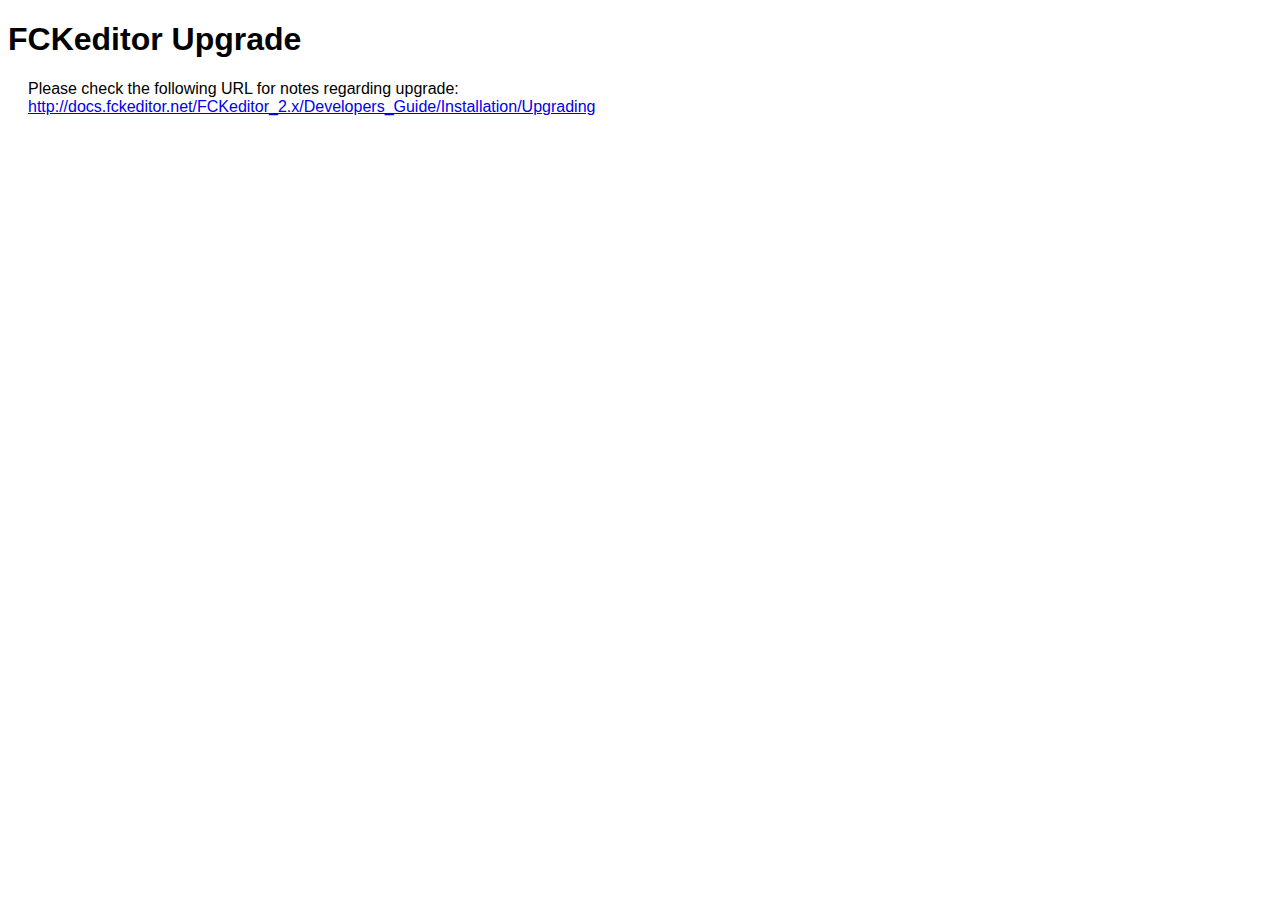
<file: test/toymsite/WebRoot/fckeditor/_upgrade.html>
<!DOCTYPE html PUBLIC "-//W3C//DTD XHTML 1.0 Transitional//EN" "http://www.w3.org/TR/xhtml1/DTD/xhtml1-transitional.dtd">
<!--
 * FCKeditor - The text editor for Internet - http://www.fckeditor.net
 * Copyright (C) 2003-2009 Frederico Caldeira Knabben
 *
 * == BEGIN LICENSE ==
 *
 * Licensed under the terms of any of the following licenses at your
 * choice:
 *
 *  - GNU General Public License Version 2 or later (the "GPL")
 *    http://www.gnu.org/licenses/gpl.html
 *
 *  - GNU Lesser General Public License Version 2.1 or later (the "LGPL")
 *    http://www.gnu.org/licenses/lgpl.html
 *
 *  - Mozilla Public License Version 1.1 or later (the "MPL")
 *    http://www.mozilla.org/MPL/MPL-1.1.html
 *
 * == END LICENSE ==
-->
<html xmlns="http://www.w3.org/1999/xhtml">
<head>
	<title>FCKeditor - Upgrade</title>
	<meta http-equiv="Content-Type" content="text/html; charset=utf-8" />
	<style type="text/css">
		body { font-family: arial, verdana, sans-serif }
		p { margin-left: 20px }
	</style>
</head>
<body>
	<h1>
		FCKeditor Upgrade</h1>
	<p>
		Please check the following URL for notes regarding upgrade:<br />
		<a href="http://docs.fckeditor.net/FCKeditor_2.x/Developers_Guide/Installation/Upgrading">
			http://docs.fckeditor.net/FCKeditor_2.x/Developers_Guide/Installation/Upgrading</a></p>
</body>
</html>
</file>
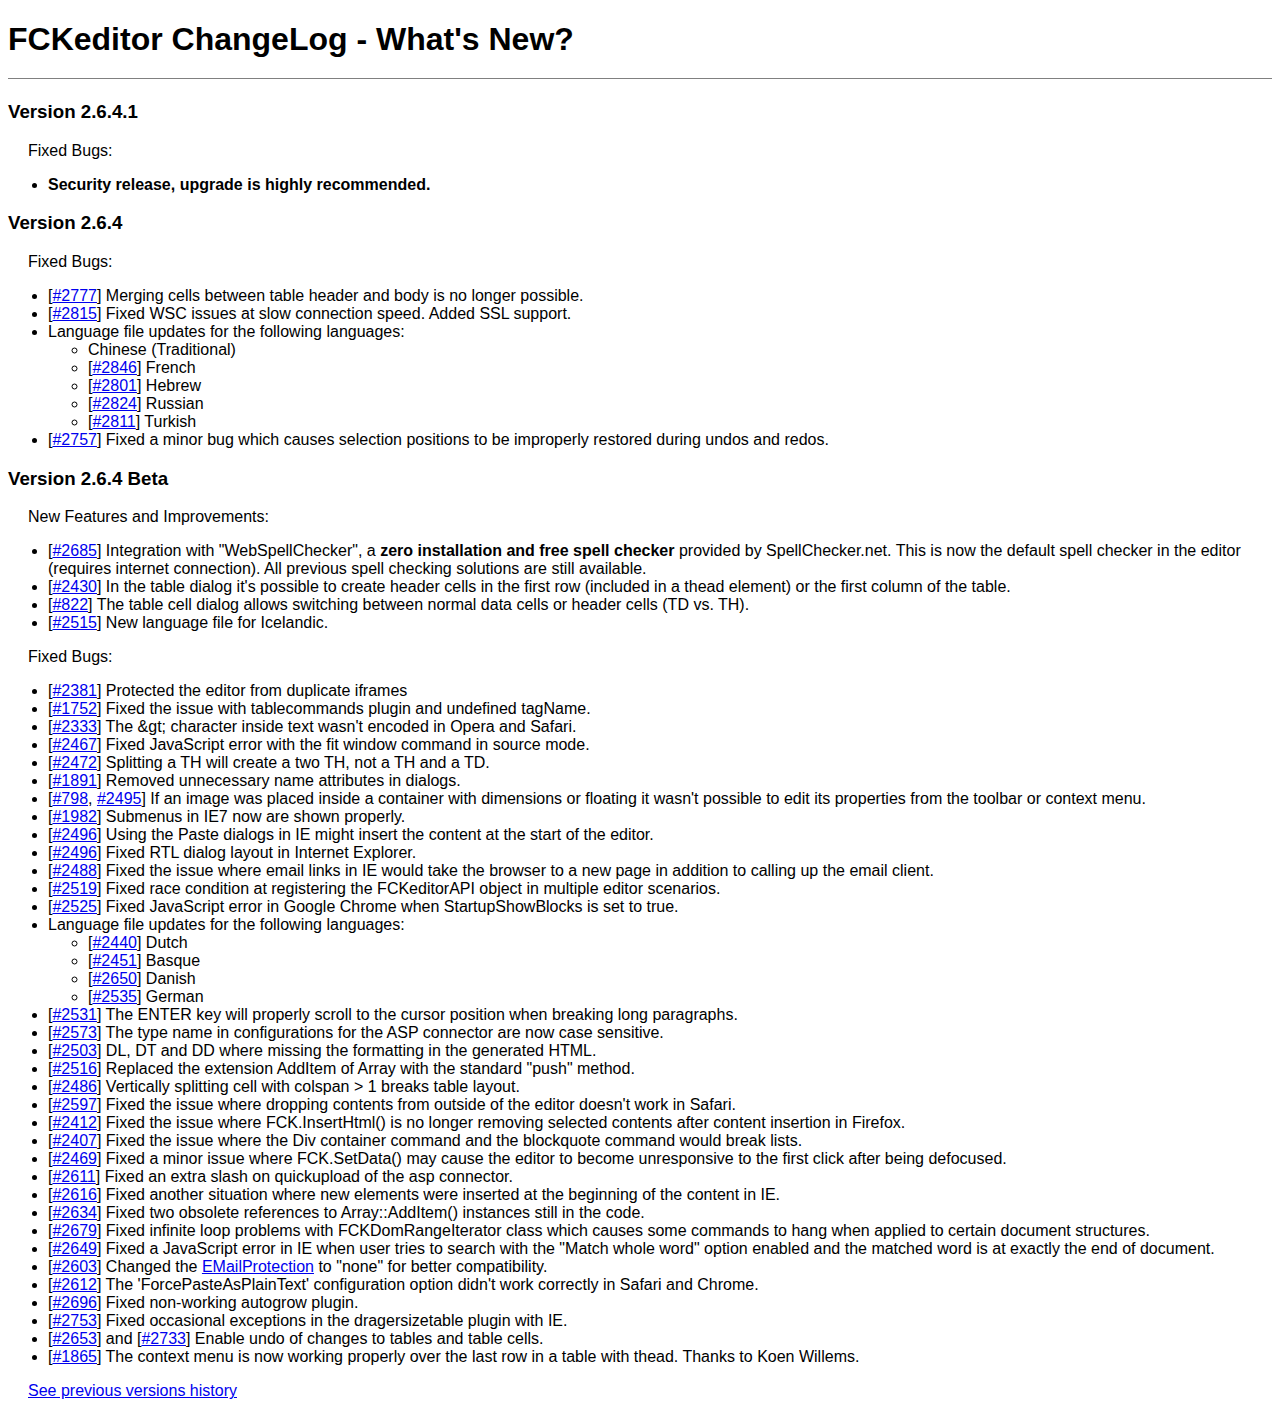
<file: test/toymsite/WebRoot/fckeditor/_whatsnew.html>
<!DOCTYPE html PUBLIC "-//W3C//DTD XHTML 1.0 Transitional//EN" "http://www.w3.org/TR/xhtml1/DTD/xhtml1-transitional.dtd">
<!--
 * FCKeditor - The text editor for Internet - http://www.fckeditor.net
 * Copyright (C) 2003-2009 Frederico Caldeira Knabben
 *
 * == BEGIN LICENSE ==
 *
 * Licensed under the terms of any of the following licenses at your
 * choice:
 *
 *  - GNU General Public License Version 2 or later (the "GPL")
 *    http://www.gnu.org/licenses/gpl.html
 *
 *  - GNU Lesser General Public License Version 2.1 or later (the "LGPL")
 *    http://www.gnu.org/licenses/lgpl.html
 *
 *  - Mozilla Public License Version 1.1 or later (the "MPL")
 *    http://www.mozilla.org/MPL/MPL-1.1.html
 *
 * == END LICENSE ==
-->
<html xmlns="http://www.w3.org/1999/xhtml">
<head>
	<title>FCKeditor ChangeLog - What's New?</title>
	<meta http-equiv="Content-Type" content="text/html; charset=utf-8" />
	<style type="text/css">
		body { font-family: arial, verdana, sans-serif }
		p { margin-left: 20px }
		h1 { border-bottom: solid 1px gray; padding-bottom: 20px }
	</style>
</head>
<body>
	<h1>
		FCKeditor ChangeLog - What's New?</h1>
	<h3>
		Version 2.6.4.1</h3>
	<p>
		Fixed Bugs:</p>
	<ul>
		<li><strong>Security release, upgrade is highly recommended.</strong></li>
	</ul>
	<h3>
		Version 2.6.4</h3>
	<p>
		Fixed Bugs:</p>
	<ul>
		<li>[<a target="_blank" href="http://dev.fckeditor.net/ticket/2777">#2777</a>] Merging
			cells between table header and body is no longer possible.</li>
		<li>[<a target="_blank" href="http://dev.fckeditor.net/ticket/2815">#2815</a>] Fixed
			WSC issues at slow connection speed. Added SSL support.</li>
		<li>Language file updates for the following languages:
			<ul>
				<li>Chinese (Traditional)</li>
				<li>[<a target="_blank" href="http://dev.fckeditor.net/ticket/2846">#2846</a>] French</li>
				<li>[<a target="_blank" href="http://dev.fckeditor.net/ticket/2801">#2801</a>] Hebrew</li>
				<li>[<a target="_blank" href="http://dev.fckeditor.net/ticket/2824">#2824</a>] Russian</li>
				<li>[<a target="_blank" href="http://dev.fckeditor.net/ticket/2811">#2811</a>] Turkish</li>
			</ul>
		</li>
		<li>[<a target="_blank" href="http://dev.fckeditor.net/ticket/2757">#2757</a>] Fixed
			a minor bug which causes selection positions to be improperly restored during undos
			and redos.</li>
	</ul>
	<h3>
		Version 2.6.4 Beta</h3>
	<p>
		New Features and Improvements:</p>
	<ul>
		<li>[<a target="_blank" href="http://dev.fckeditor.net/ticket/2685">#2685</a>] Integration
			with "WebSpellChecker", a <strong>zero installation and free spell checker</strong>
			provided by SpellChecker.net. This is now the default spell checker in the editor
			(requires internet connection). All previous spell checking solutions are still
			available.</li>
		<li>[<a target="_blank" href="http://dev.fckeditor.net/ticket/2430">#2430</a>] In the
			table dialog it's possible to create header cells in the first row (included in
			a thead element) or the first column of the table. </li>
		<li>[<a target="_blank" href="http://dev.fckeditor.net/ticket/822">#822</a>] The table
			cell dialog allows switching between normal data cells or header cells (TD vs. TH).
		</li>
		<li>[<a target="_blank" href="http://dev.fckeditor.net/ticket/2515">#2515</a>] New language
			file for Icelandic.</li>
	</ul>
	<p>
		Fixed Bugs:</p>
	<ul>
		<li>[<a target="_blank" href="http://dev.fckeditor.net/ticket/2381">#2381</a>] Protected
			the editor from duplicate iframes</li>
		<li>[<a target="_blank" href="http://dev.fckeditor.net/ticket/1752">#1752</a>] Fixed
			the issue with tablecommands plugin and undefined tagName.</li>
		<li>[<a target="_blank" href="http://dev.fckeditor.net/ticket/2333">#2333</a>] The &amp;gt;
			character inside text wasn't encoded in Opera and Safari.</li>
		<li>[<a target="_blank" href="http://dev.fckeditor.net/ticket/2467">#2467</a>] Fixed
			JavaScript error with the fit window command in source mode.</li>
		<li>[<a target="_blank" href="http://dev.fckeditor.net/ticket/2472">#2472</a>] Splitting
			a TH will create a two TH, not a TH and a TD.</li>
		<li>[<a target="_blank" href="http://dev.fckeditor.net/ticket/1891">#1891</a>] Removed
			unnecessary name attributes in dialogs. </li>
		<li>[<a target="_blank" href="http://dev.fckeditor.net/ticket/798">#798</a>, <a target="_blank"
			href="http://dev.fckeditor.net/ticket/2495">#2495</a>] If an image was placed inside
			a container with dimensions or floating it wasn't possible to edit its properties
			from the toolbar or context menu.</li>
		<li>[<a target="_blank" href="http://dev.fckeditor.net/ticket/1982">#1982</a>] Submenus
			in IE7 now are shown properly.</li>
		<li>[<a target="_blank" href="http://dev.fckeditor.net/ticket/2496">#2496</a>] Using
			the Paste dialogs in IE might insert the content at the start of the editor.</li>
		<li>[<a target="_blank" href="http://dev.fckeditor.net/ticket/2349">#2496</a>] Fixed
			RTL dialog layout in Internet Explorer.</li>
		<li>[<a target="_blank" href="http://dev.fckeditor.net/ticket/2488">#2488</a>] Fixed
			the issue where email links in IE would take the browser to a new page in addition
			to calling up the email client.</li>
		<li>[<a target="_blank" href="http://dev.fckeditor.net/ticket/2519">#2519</a>] Fixed
			race condition at registering the FCKeditorAPI object in multiple editor scenarios.</li>
		<li>[<a target="_blank" href="http://dev.fckeditor.net/ticket/2525">#2525</a>] Fixed
			JavaScript error in Google Chrome when StartupShowBlocks is set to true.</li>
		<li>Language file updates for the following languages:
			<ul>
				<li>[<a target="_blank" href="http://dev.fckeditor.net/ticket/2440">#2440</a>] Dutch</li>
				<li>[<a target="_blank" href="http://dev.fckeditor.net/ticket/2451">#2451</a>] Basque</li>
				<li>[<a target="_blank" href="http://dev.fckeditor.net/ticket/2451">#2650</a>] Danish</li>
				<li>[<a target="_blank" href="http://dev.fckeditor.net/ticket/2208">#2535</a>] German
				</li>
			</ul>
		</li>
		<li>[<a target="_blank" href="http://dev.fckeditor.net/ticket/2531">#2531</a>] The ENTER
			key will properly scroll to the cursor position when breaking long paragraphs.</li>
		<li>[<a target="_blank" href="http://dev.fckeditor.net/ticket/2573">#2573</a>] The type
			name in configurations for the ASP connector are now case sensitive.</li>
		<li>[<a target="_blank" href="http://dev.fckeditor.net/ticket/2503">#2503</a>] DL, DT
			and DD where missing the formatting in the generated HTML.</li>
		<li>[<a target="_blank" href="http://dev.fckeditor.net/ticket/2516">#2516</a>] Replaced
			the extension AddItem of Array with the standard "push" method.</li>
		<li>[<a target="_blank" href="http://dev.fckeditor.net/ticket/2486">#2486</a>] Vertically
			splitting cell with colspan &gt; 1 breaks table layout.</li>
		<li>[<a target="_blank" href="http://dev.fckeditor.net/ticket/2597">#2597</a>] Fixed
			the issue where dropping contents from outside of the editor doesn't work in Safari.</li>
		<li>[<a target="_blank" href="http://dev.fckeditor.net/ticket/2412">#2412</a>] Fixed
			the issue where FCK.InsertHtml() is no longer removing selected contents after content
			insertion in Firefox.</li>
		<li>[<a target="_blank" href="http://dev.fckeditor.net/ticket/2407">#2407</a>] Fixed
			the issue where the Div container command and the blockquote command would break
			lists.</li>
		<li>[<a target="_blank" href="http://dev.fckeditor.net/ticket/2469">#2469</a>] Fixed
			a minor issue where FCK.SetData() may cause the editor to become unresponsive to
			the first click after being defocused.</li>
		<li>[<a target="_blank" href="http://dev.fckeditor.net/ticket/2611">#2611</a>] Fixed
			an extra slash on quickupload of the asp connector.</li>
		<li>[<a target="_blank" href="http://dev.fckeditor.net/ticket/2616">#2616</a>] Fixed
			another situation where new elements were inserted at the beginning of the content
			in IE.</li>
		<li>[<a target="_blank" href="http://dev.fckeditor.net/ticket/2634">#2634</a>] Fixed
			two obsolete references to Array::AddItem() instances still in the code.</li>
		<li>[<a target="_blank" href="http://dev.fckeditor.net/ticket/2679">#2679</a>] Fixed
			infinite loop problems with FCKDomRangeIterator class which causes some commands
			to hang when applied to certain document structures.</li>
		<li>[<a target="_blank" href="http://dev.fckeditor.net/ticket/2649">#2649</a>] Fixed
			a JavaScript error in IE when user tries to search with the "Match whole word" option
			enabled and the matched word is at exactly the end of document.</li>
		<li>[<a target="_blank" href="http://dev.fckeditor.net/ticket/2603">#2603</a>] Changed
			the <a href="http://docs.fckeditor.net/EMailProtection">EMailProtection</a> to "none"
			for better compatibility.</li>
		<li>[<a target="_blank" href="http://dev.fckeditor.net/ticket/2612">#2612</a>] The 'ForcePasteAsPlainText'
			configuration option didn't work correctly in Safari and Chrome.</li>
		<li>[<a target="_blank" href="http://dev.fckeditor.net/ticket/2696">#2696</a>] Fixed
			non-working autogrow plugin.</li>
		<li>[<a target="_blank" href="http://dev.fckeditor.net/ticket/2753">#2753</a>] Fixed
			occasional exceptions in the dragersizetable plugin with IE.</li>
		<li>[<a target="_blank" href="http://dev.fckeditor.net/ticket/2653">#2653</a>] and [<a
			target="_blank" href="http://dev.fckeditor.net/ticket/2733">#2733</a>] Enable undo
			of changes to tables and table cells.</li>
		<li>[<a target="_blank" href="http://dev.fckeditor.net/ticket/1865">#1865</a>] The context
			menu is now working properly over the last row in a table with thead. Thanks to
			Koen Willems.</li>
	</ul>
	<p>
		<a href="_whatsnew_history.html">See previous versions history</a></p>
</body>
</html>
</file>
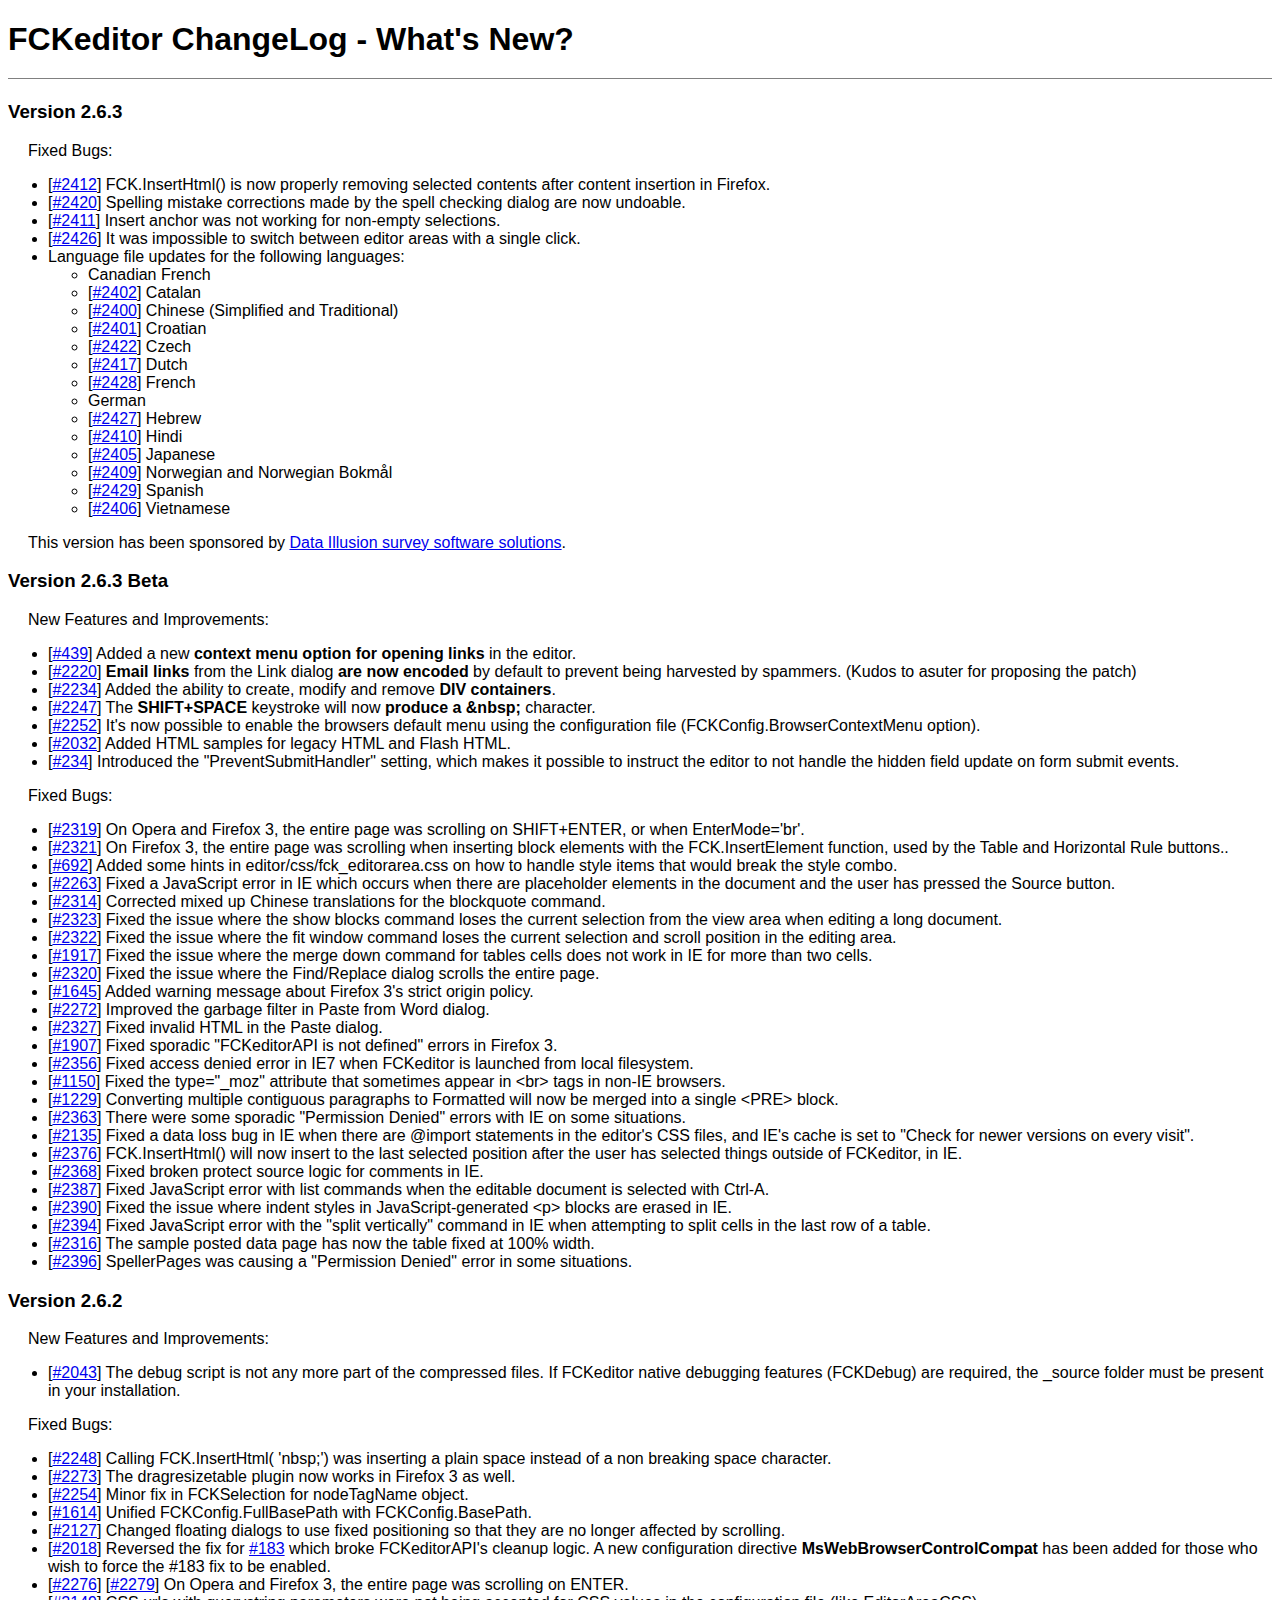
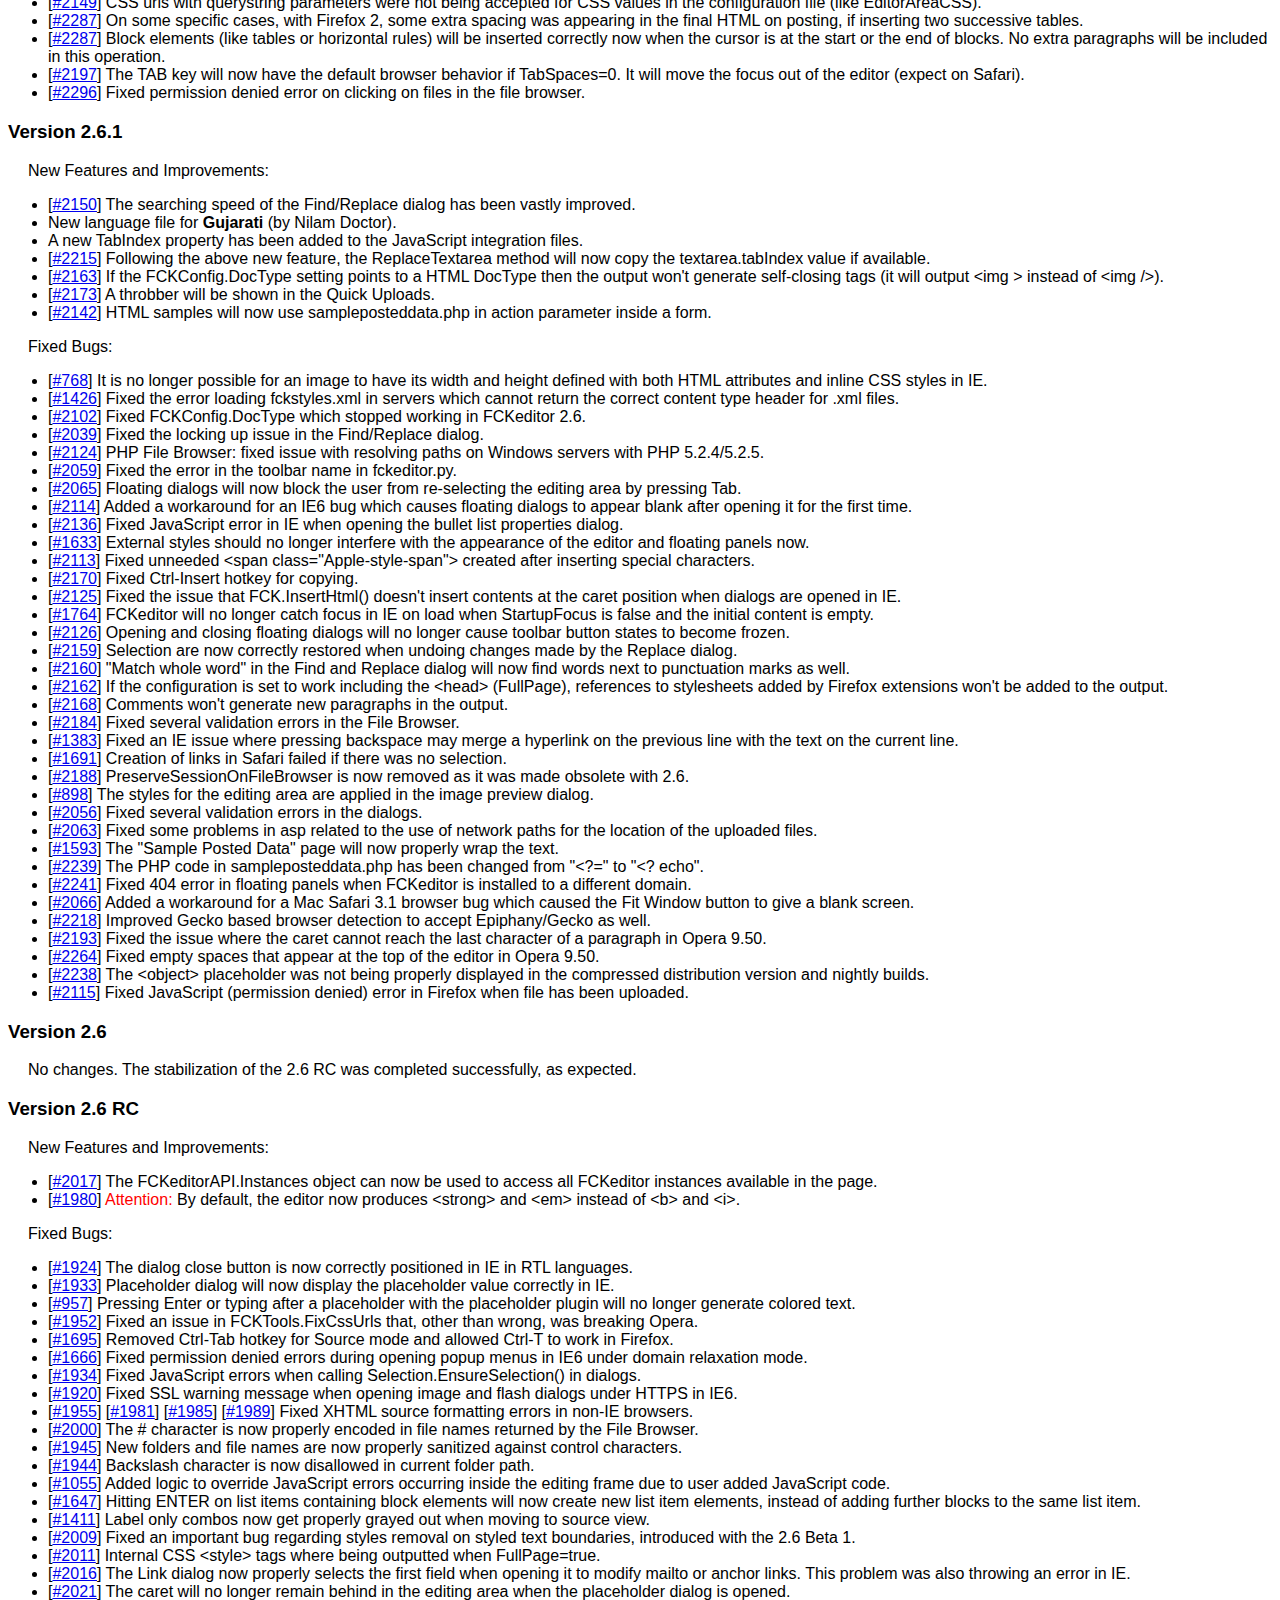
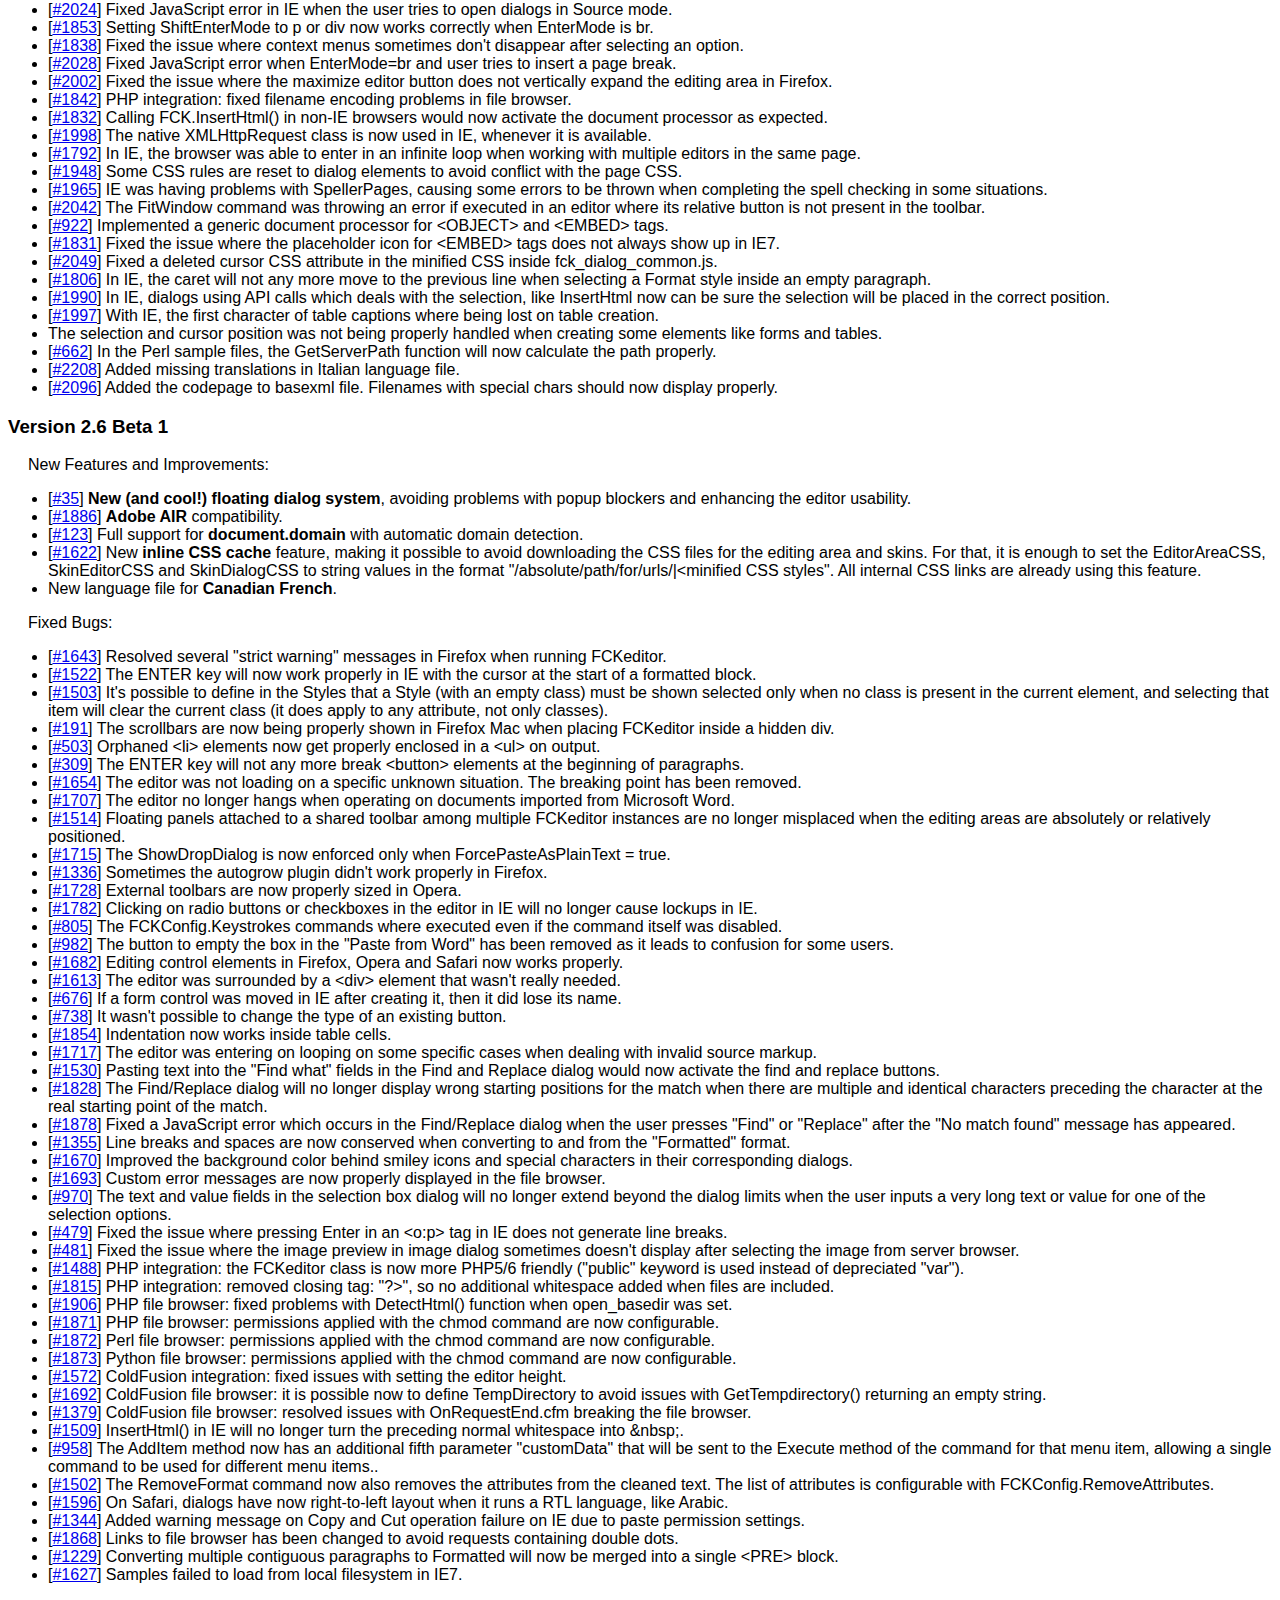
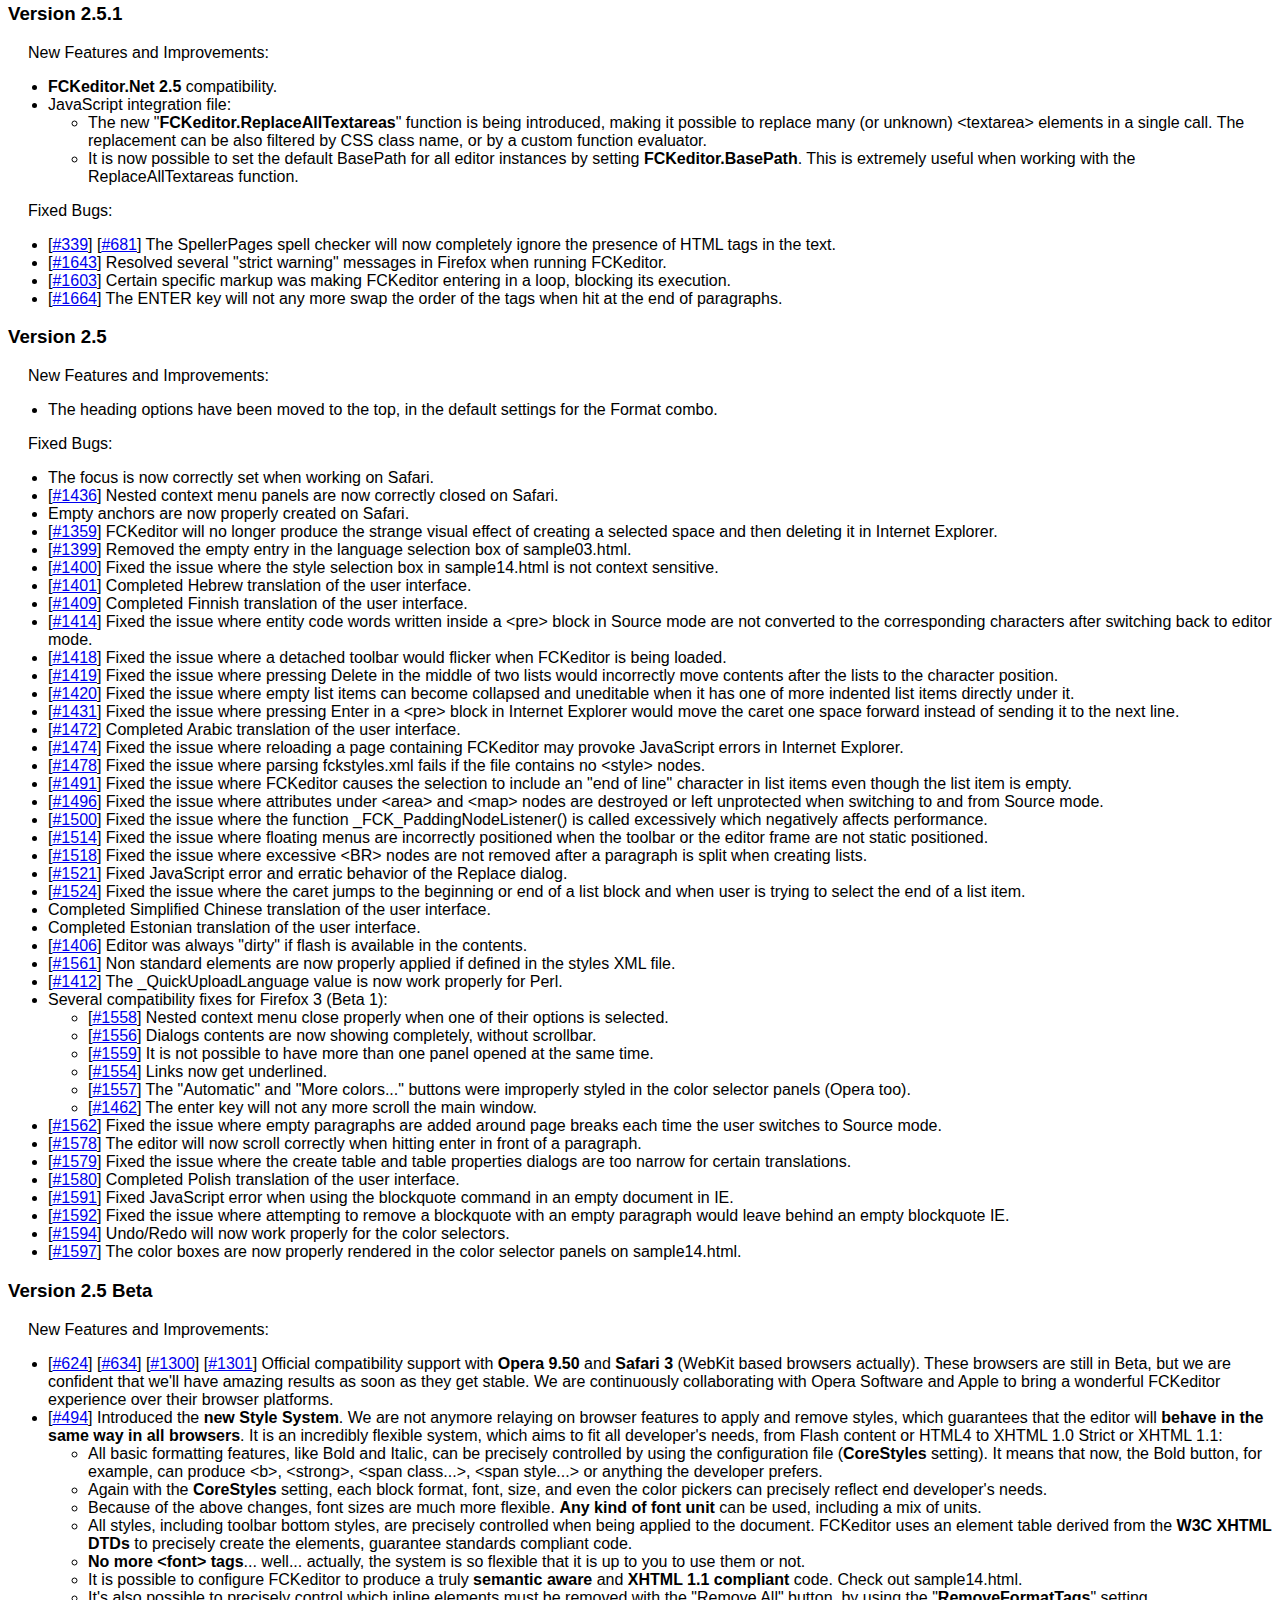
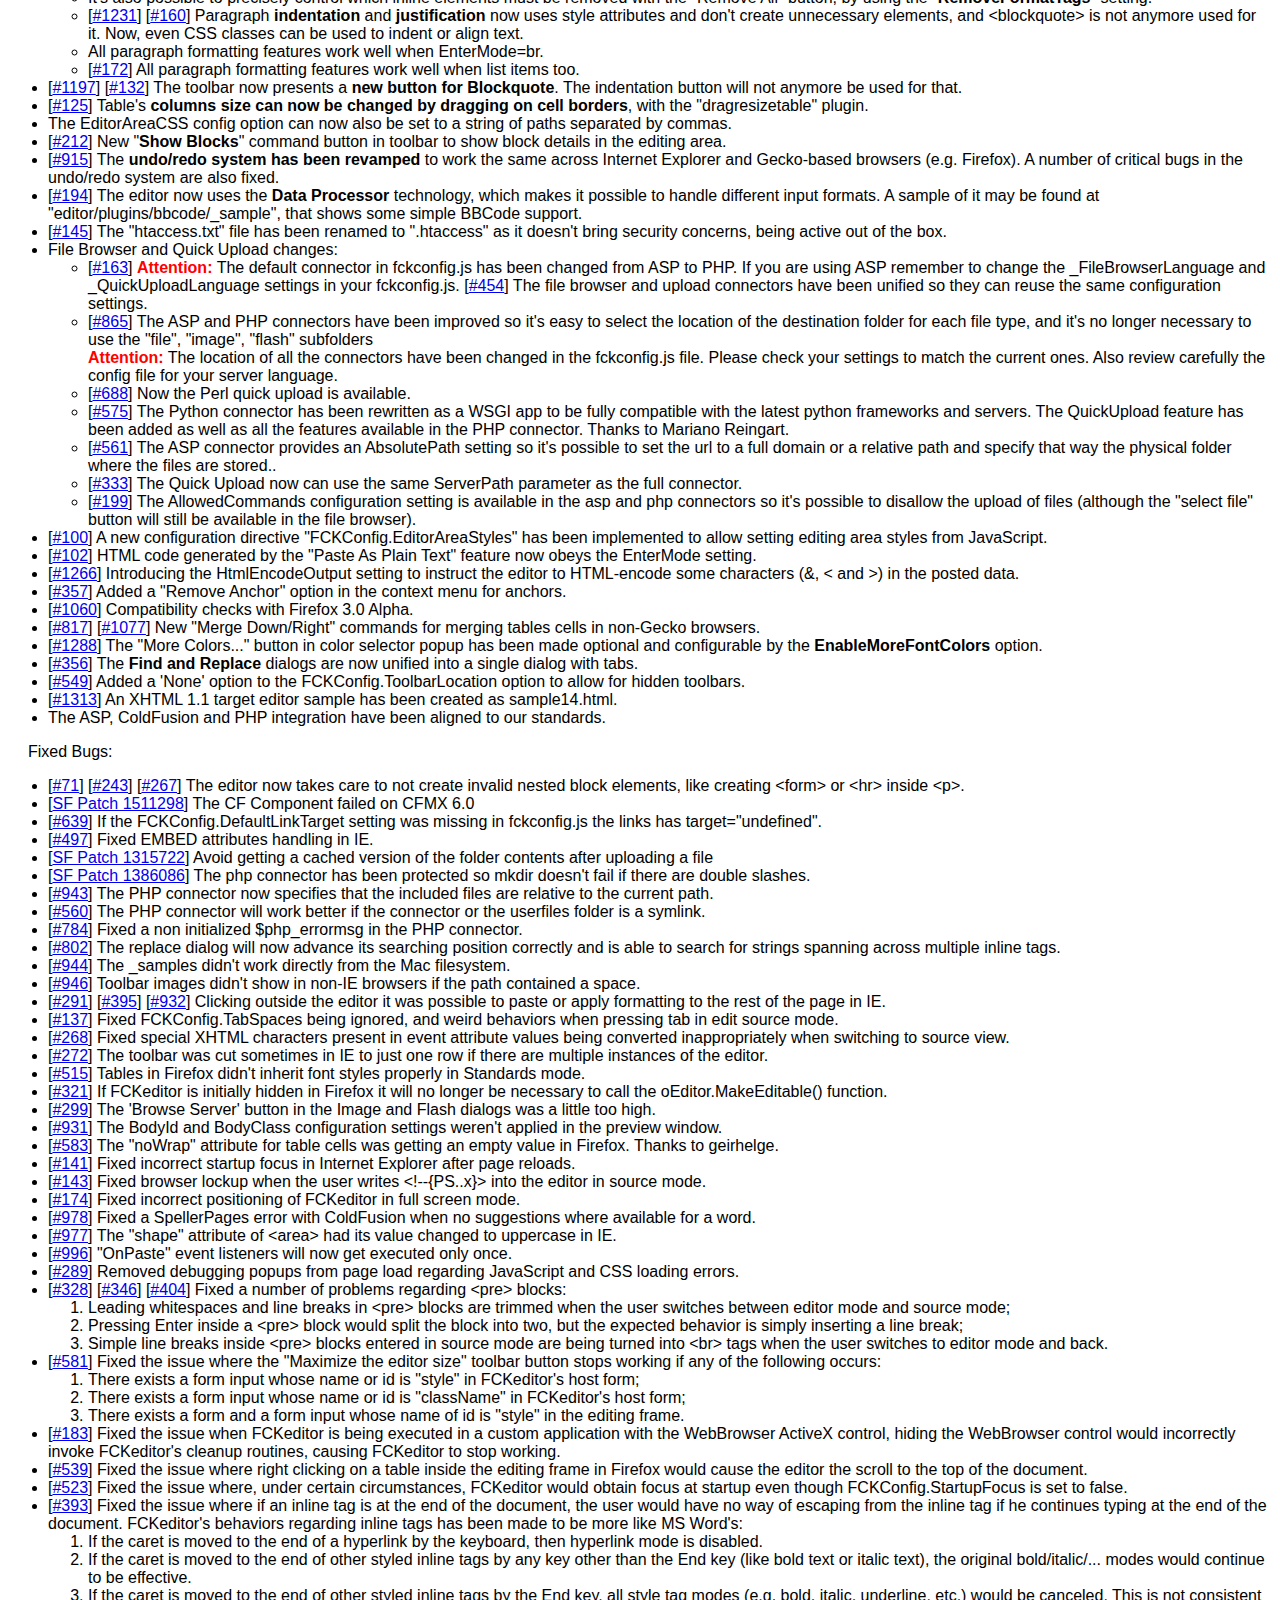
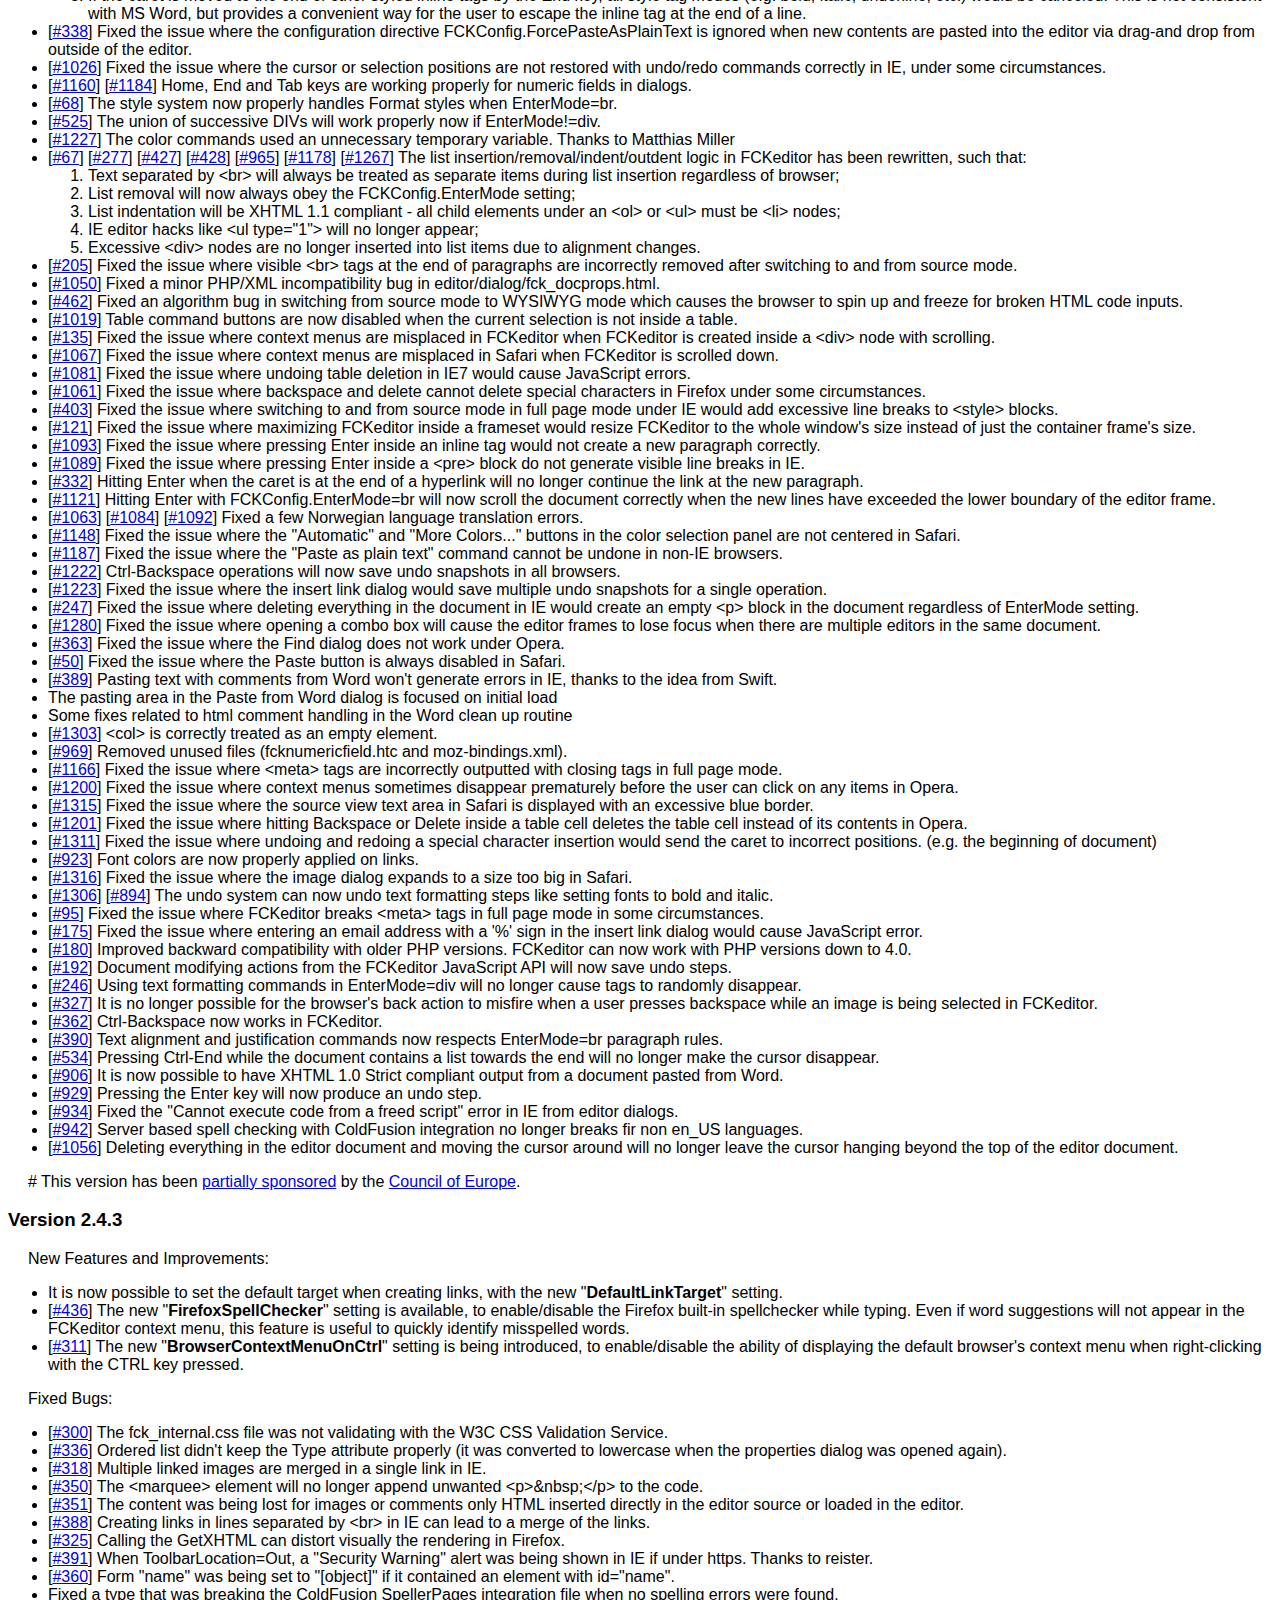
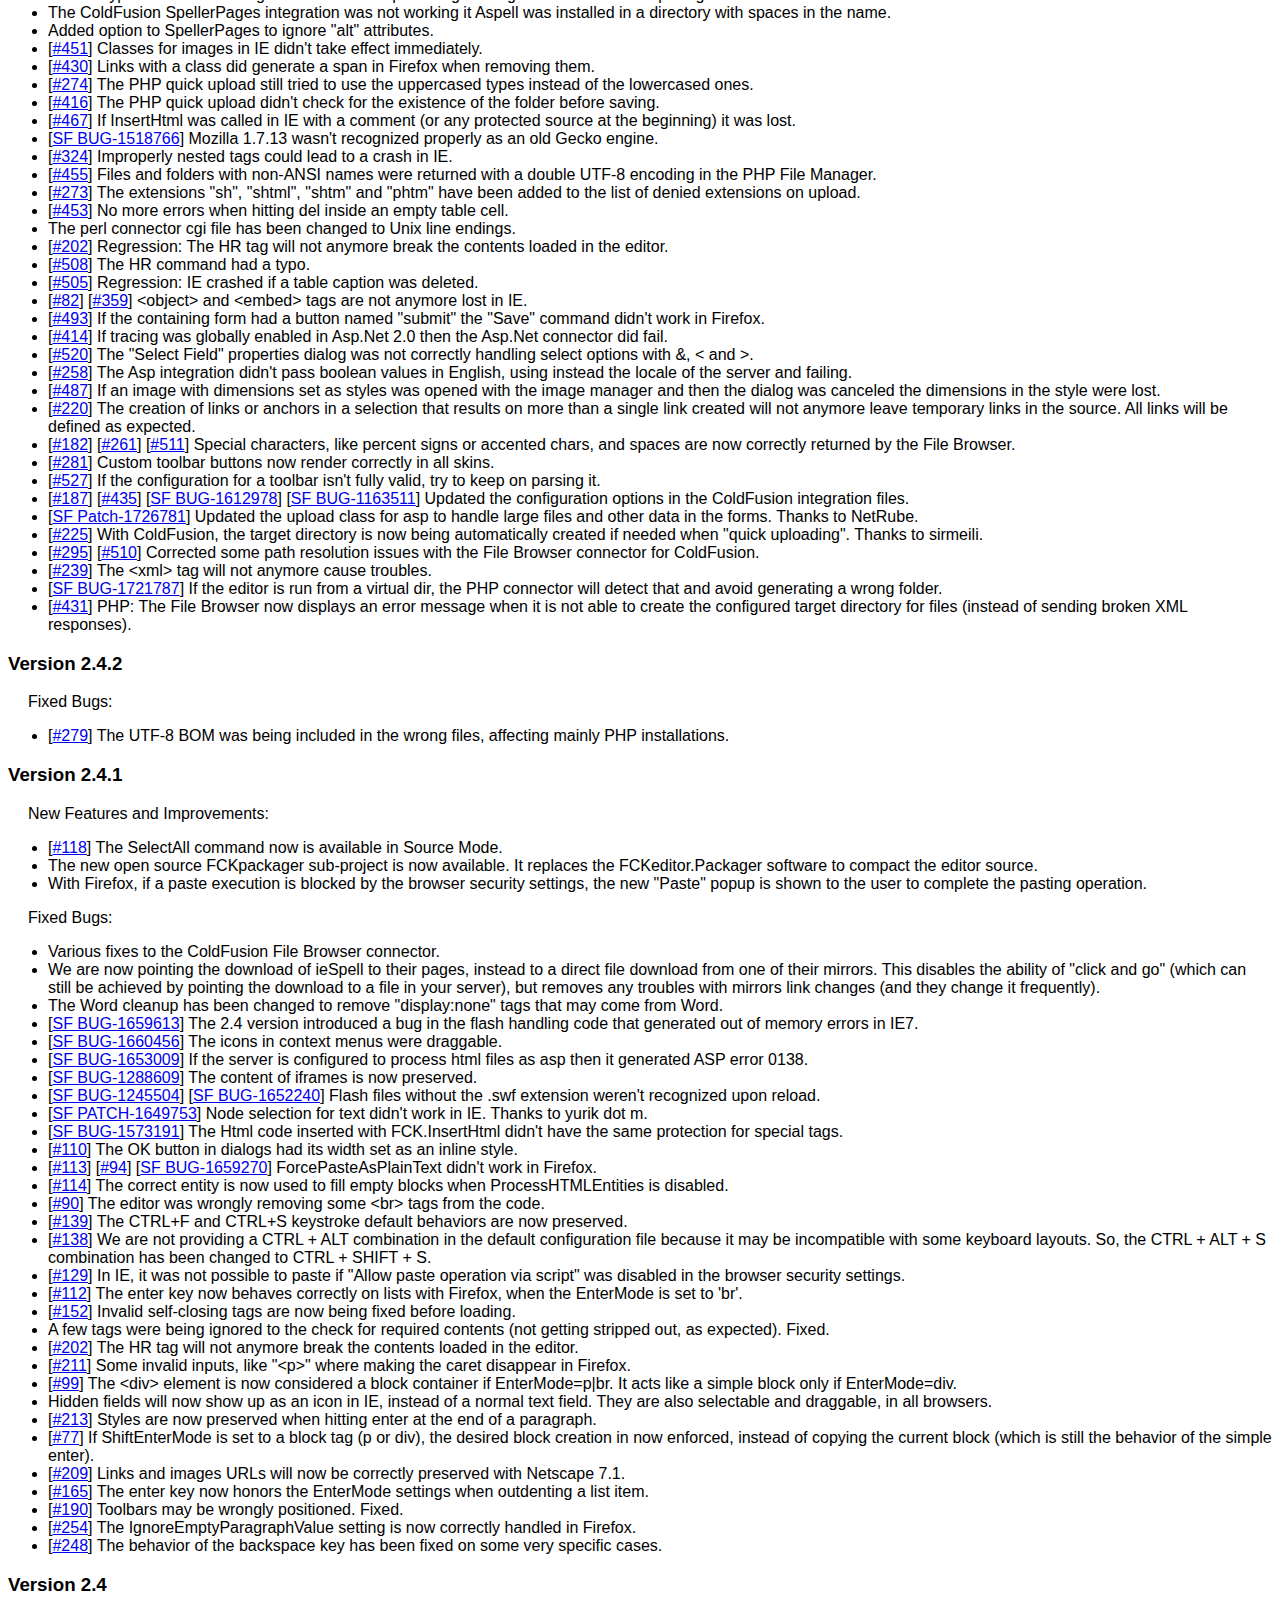
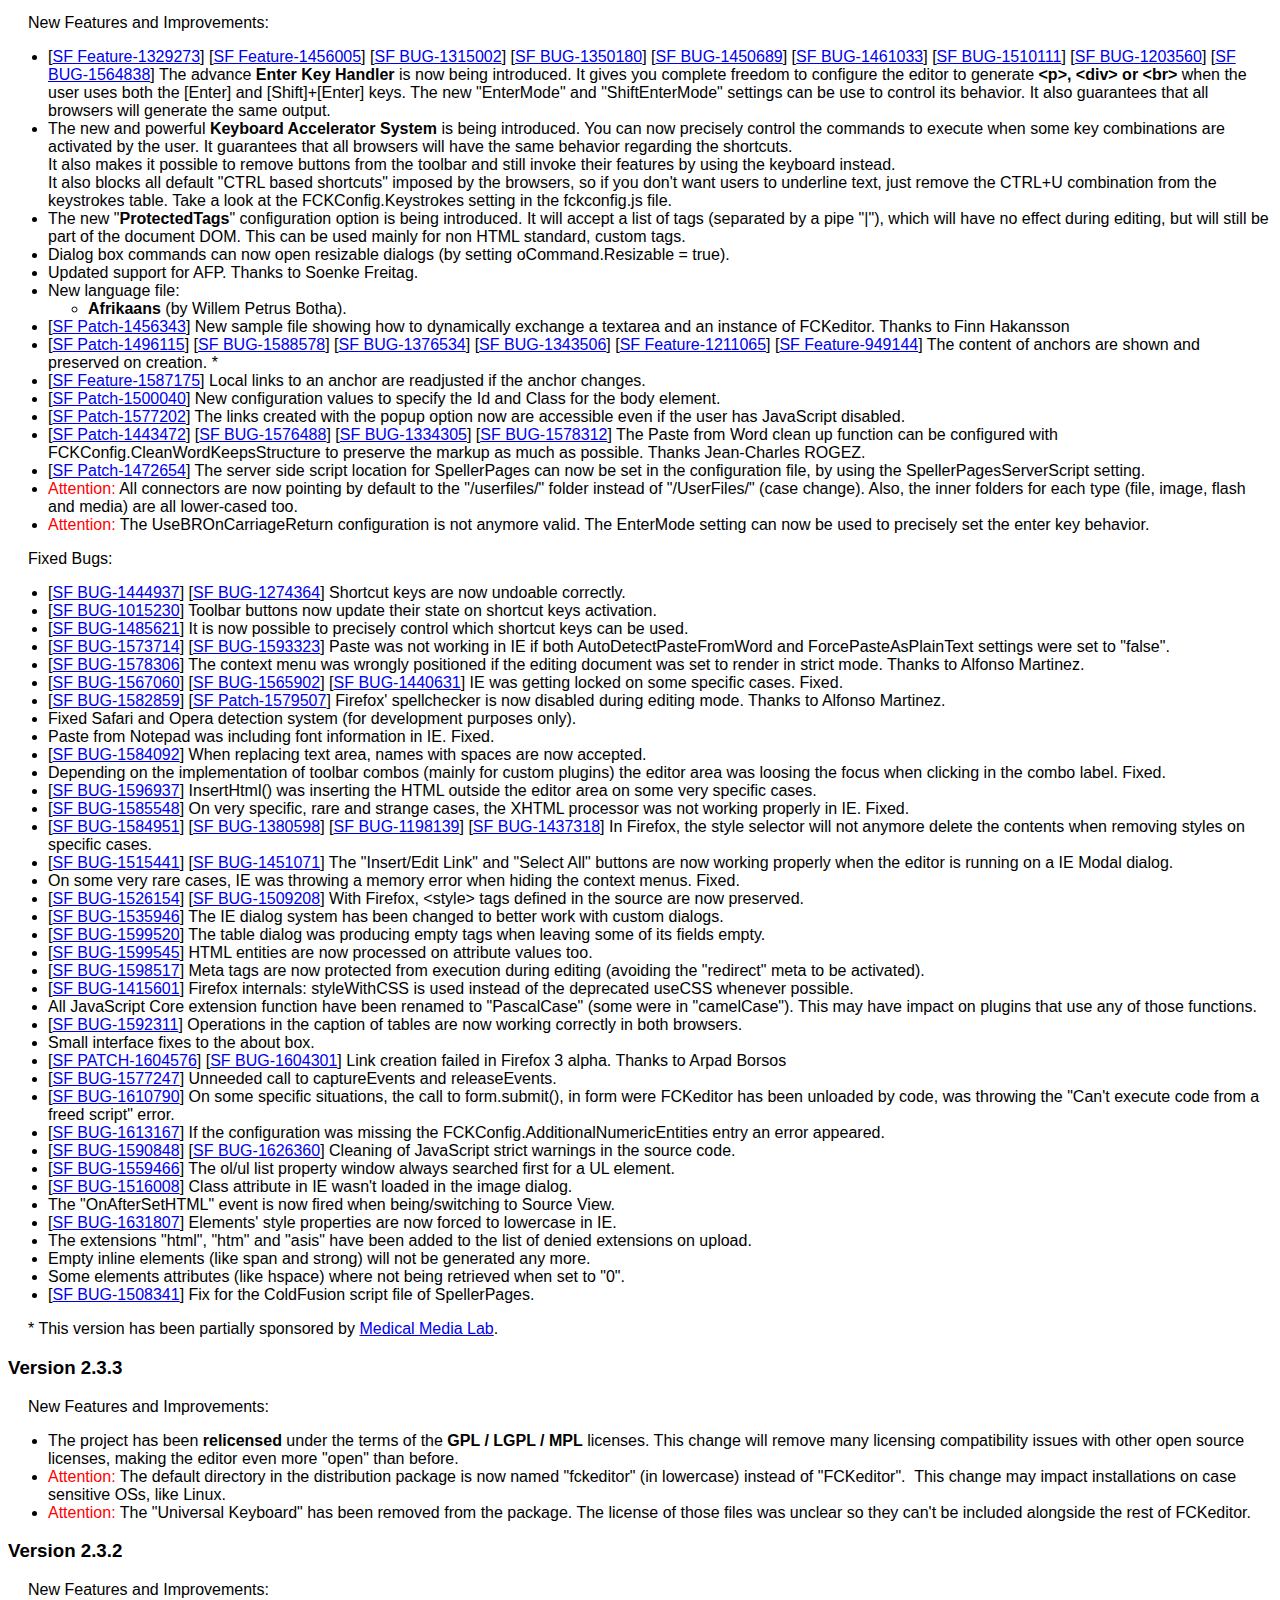
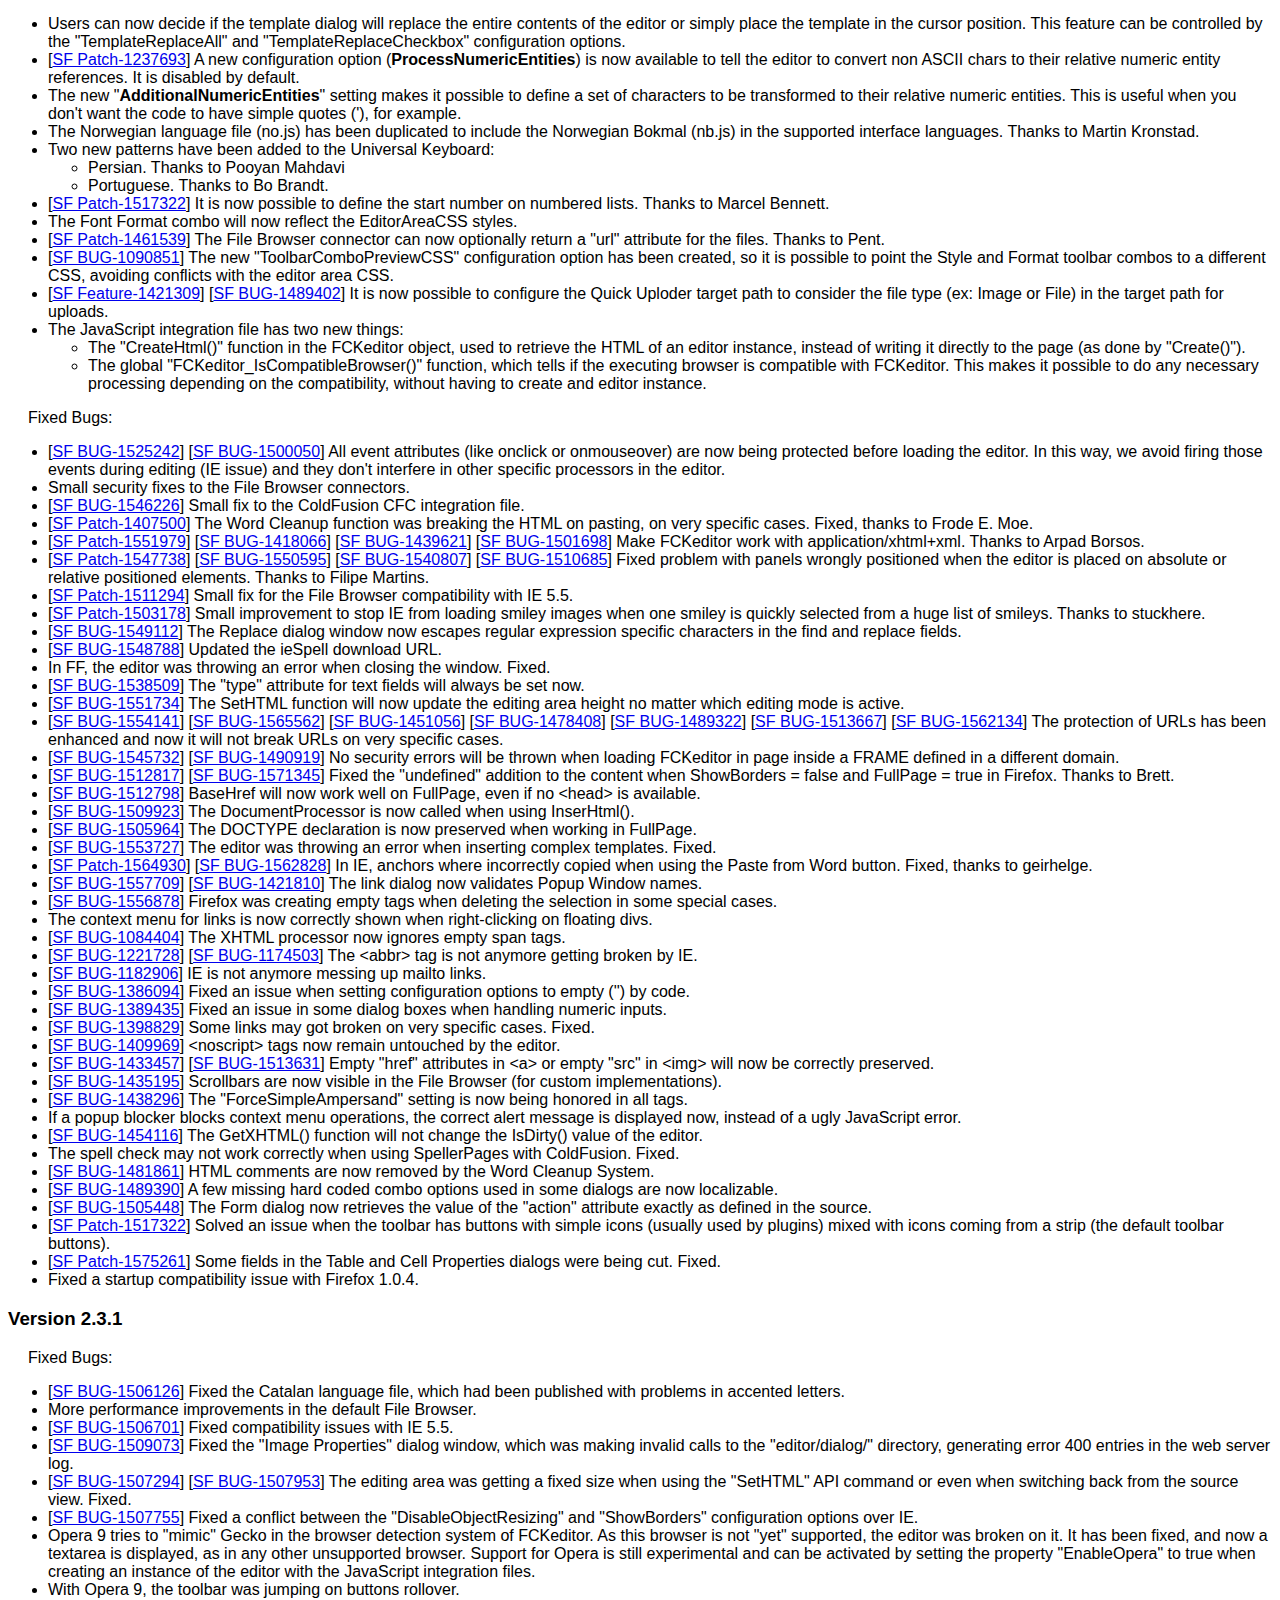
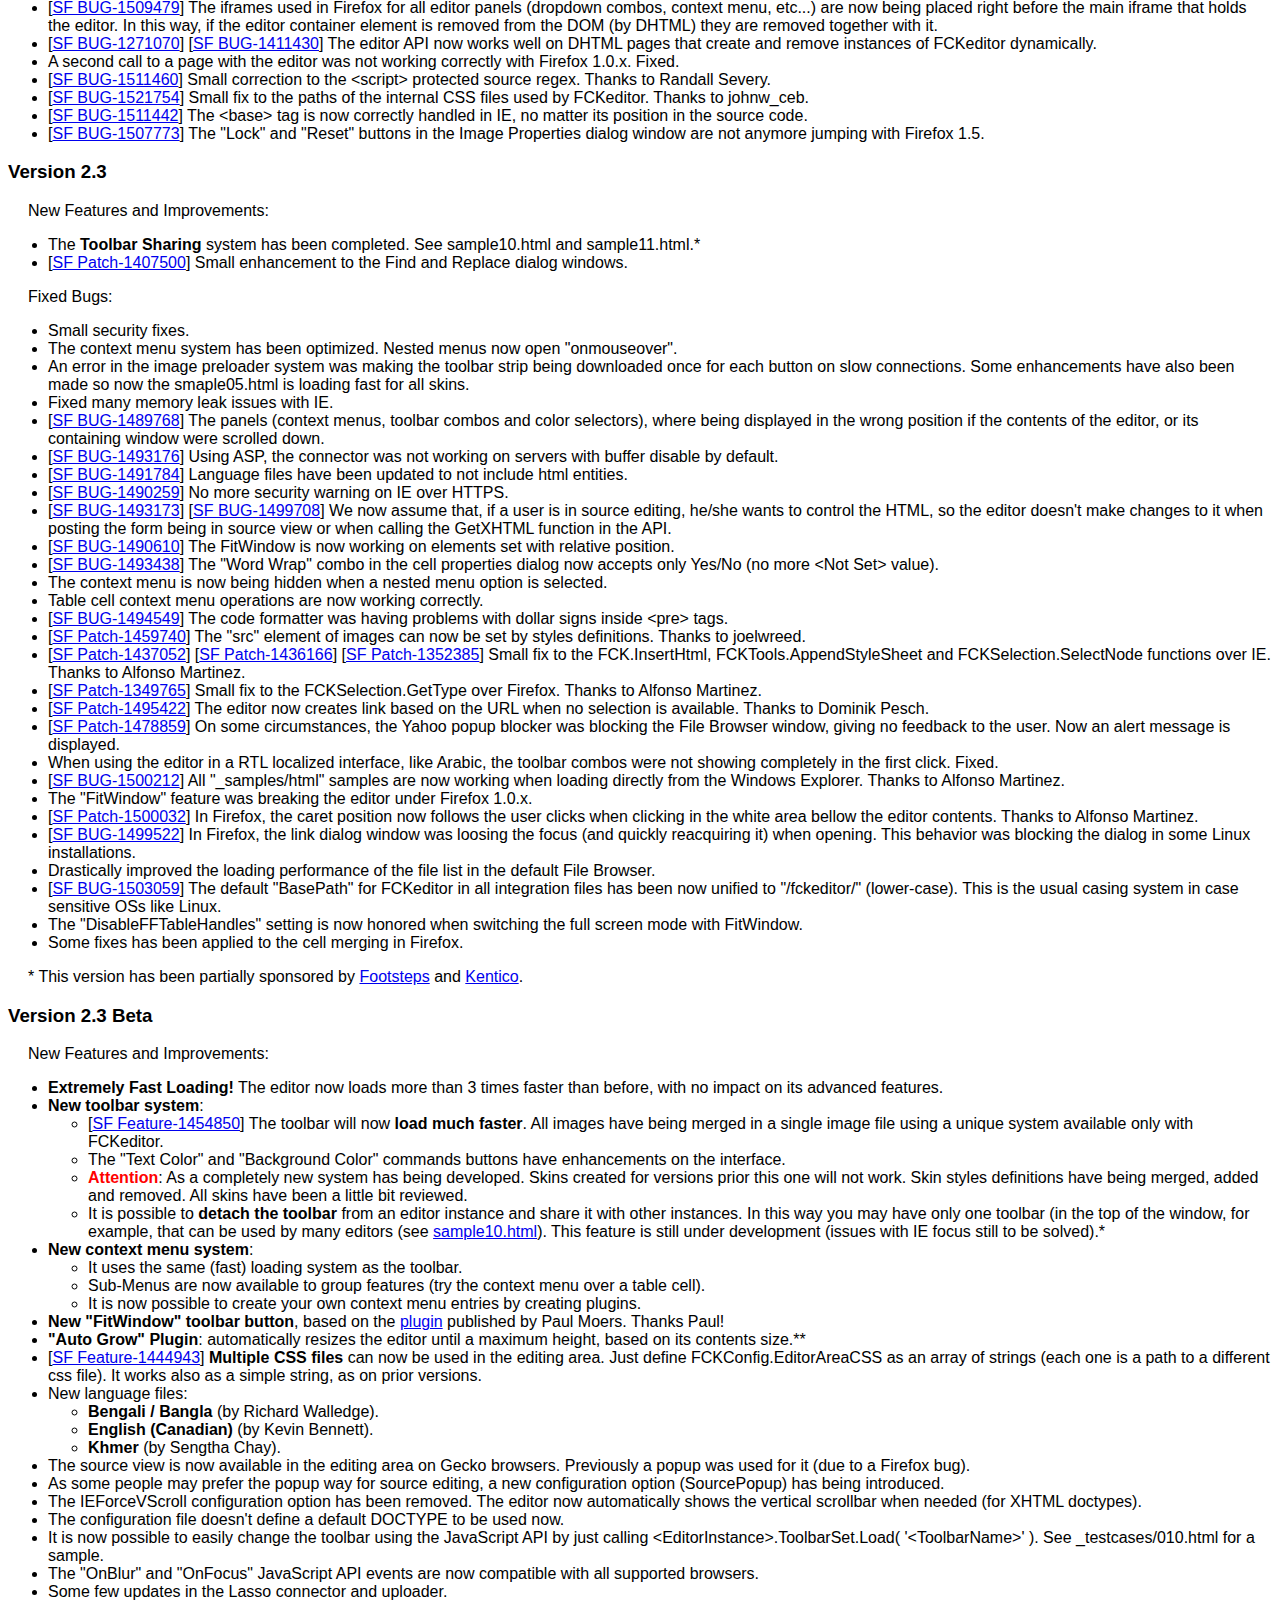
<file: test/toymsite/WebRoot/fckeditor/_whatsnew_history.html>
<!DOCTYPE html PUBLIC "-//W3C//DTD XHTML 1.0 Transitional//EN" "http://www.w3.org/TR/xhtml1/DTD/xhtml1-transitional.dtd">
<!--
 * FCKeditor - The text editor for Internet - http://www.fckeditor.net
 * Copyright (C) 2003-2009 Frederico Caldeira Knabben
 *
 * == BEGIN LICENSE ==
 *
 * Licensed under the terms of any of the following licenses at your
 * choice:
 *
 *  - GNU General Public License Version 2 or later (the "GPL")
 *    http://www.gnu.org/licenses/gpl.html
 *
 *  - GNU Lesser General Public License Version 2.1 or later (the "LGPL")
 *    http://www.gnu.org/licenses/lgpl.html
 *
 *  - Mozilla Public License Version 1.1 or later (the "MPL")
 *    http://www.mozilla.org/MPL/MPL-1.1.html
 *
 * == END LICENSE ==
-->
<html xmlns="http://www.w3.org/1999/xhtml">
<head>
	<title>FCKeditor ChangeLog - What's New?</title>
	<meta http-equiv="Content-Type" content="text/html; charset=utf-8" />
	<style type="text/css">
		body { font-family: arial, verdana, sans-serif }
		p { margin-left: 20px }
		h1 { border-bottom: solid 1px gray; padding-bottom: 20px }
	</style>
</head>
<body>
	<h1>
		FCKeditor ChangeLog - What's New?</h1>
	<h3>
		Version 2.6.3</h3>
	<p>
		Fixed Bugs:</p>
	<ul>
		<li>[<a target="_blank" href="http://dev.fckeditor.net/ticket/2412">#2412</a>] FCK.InsertHtml()
			is now properly removing selected contents after content insertion in Firefox.</li>
		<li>[<a target="_blank" href="http://dev.fckeditor.net/ticket/2420">#2420</a>] Spelling
			mistake corrections made by the spell checking dialog are now undoable. </li>
		<li>[<a target="_blank" href="http://dev.fckeditor.net/ticket/2411">#2411</a>] Insert
			anchor was not working for non-empty selections.</li>
		<li>[<a target="_blank" href="http://dev.fckeditor.net/ticket/2426">#2426</a>] It was
			impossible to switch between editor areas with a single click.</li>
		<li>Language file updates for the following languages:
			<ul>
				<li>Canadian French</li>
				<li>[<a target="_blank" href="http://dev.fckeditor.net/ticket/2402">#2402</a>] Catalan
				</li>
				<li>[<a target="_blank" href="http://dev.fckeditor.net/ticket/2400">#2400</a>] Chinese
					(Simplified and Traditional)</li>
				<li>[<a target="_blank" href="http://dev.fckeditor.net/ticket/2401">#2401</a>] Croatian</li>
				<li>[<a target="_blank" href="http://dev.fckeditor.net/ticket/2422">#2422</a>] Czech</li>
				<li>[<a target="_blank" href="http://dev.fckeditor.net/ticket/2417">#2417</a>] Dutch</li>
				<li>[<a target="_blank" href="http://dev.fckeditor.net/ticket/2428">#2428</a>] French</li>
				<li>German</li>
				<li>[<a target="_blank" href="http://dev.fckeditor.net/ticket/2427">#2427</a>] Hebrew</li>
				<li>[<a target="_blank" href="http://dev.fckeditor.net/ticket/2410">#2410</a>] Hindi</li>
				<li>[<a target="_blank" href="http://dev.fckeditor.net/ticket/2405">#2405</a>] Japanese</li>
				<li>[<a target="_blank" href="http://dev.fckeditor.net/ticket/2409">#2409</a>] Norwegian
					and Norwegian Bokmål</li>
				<li>[<a target="_blank" href="http://dev.fckeditor.net/ticket/2429">#2429</a>] Spanish</li>
				<li>[<a target="_blank" href="http://dev.fckeditor.net/ticket/2406">#2406</a>] Vietnamese</li>
			</ul>
		</li>
	</ul>
	<p>
		This version has been sponsored by <a href="http://www.dataillusion.com/fs/">Data Illusion
			survey software solutions</a>.</p>
	<h3>
		Version 2.6.3 Beta</h3>
	<p>
		New Features and Improvements:</p>
	<ul>
		<li>[<a target="_blank" href="http://dev.fckeditor.net/ticket/439">#439</a>] Added a
			new <strong>context menu option for opening links</strong> in the editor.</li>
		<li>[<a target="_blank" href="http://dev.fckeditor.net/ticket/2220">#2220</a>] <strong>
			Email links</strong> from the Link dialog <strong>are now encoded</strong> by default
			to prevent being harvested by spammers. (Kudos to asuter for proposing the patch)
		</li>
		<li>[<a target="_blank" href="http://dev.fckeditor.net/ticket/2234">#2234</a>] Added
			the ability to create, modify and remove <strong>DIV containers</strong>. </li>
		<li>[<a target="_blank" href="http://dev.fckeditor.net/ticket/2247">#2247</a>] The <strong>
			SHIFT+SPACE</strong> keystroke will now <strong>produce a &amp;nbsp;</strong> character.
		</li>
		<li>[<a target="_blank" href="http://dev.fckeditor.net/ticket/2252">#2252</a>] It's
			now possible to enable the browsers default menu using the configuration file (FCKConfig.BrowserContextMenu
			option). </li>
		<li>[<a target="_blank" href="http://dev.fckeditor.net/ticket/2032">#2032</a>] Added
			HTML samples for legacy HTML and Flash HTML. </li>
		<li>[<a target="_blank" href="http://dev.fckeditor.net/ticket/234">#234</a>] Introduced
			the "PreventSubmitHandler" setting, which makes it possible to instruct the editor
			to not handle the hidden field update on form submit events.</li>
	</ul>
	<p>
		Fixed Bugs:</p>
	<ul>
		<li>[<a target="_blank" href="http://dev.fckeditor.net/ticket/2319">#2319</a>] On Opera
			and Firefox 3, the entire page was scrolling on SHIFT+ENTER, or when EnterMode='br'.</li>
		<li>[<a target="_blank" href="http://dev.fckeditor.net/ticket/2321">#2321</a>] On Firefox
			3, the entire page was scrolling when inserting block elements with the FCK.InsertElement
			function, used by the Table and Horizontal Rule buttons.. </li>
		<li>[<a target="_blank" href="http://dev.fckeditor.net/ticket/692">#692</a>] Added some
			hints in editor/css/fck_editorarea.css on how to handle style items that would break
			the style combo. </li>
		<li>[<a target="_blank" href="http://dev.fckeditor.net/ticket/2263">#2263</a>] Fixed
			a JavaScript error in IE which occurs when there are placeholder elements in the
			document and the user has pressed the Source button.</li>
		<li>[<a target="_blank" href="http://dev.fckeditor.net/ticket/2314">#2314</a>] Corrected
			mixed up Chinese translations for the blockquote command.</li>
		<li>[<a target="_blank" href="http://dev.fckeditor.net/ticket/2323">#2323</a>] Fixed
			the issue where the show blocks command loses the current selection from the view
			area when editing a long document.</li>
		<li>[<a target="_blank" href="http://dev.fckeditor.net/ticket/2322">#2322</a>] Fixed
			the issue where the fit window command loses the current selection and scroll position
			in the editing area.</li>
		<li>[<a target="_blank" href="http://dev.fckeditor.net/ticket/1917">#1917</a>] Fixed
			the issue where the merge down command for tables cells does not work in IE for
			more than two cells.</li>
		<li>[<a target="_blank" href="http://dev.fckeditor.net/ticket/2320">#2320</a>] Fixed
			the issue where the Find/Replace dialog scrolls the entire page.</li>
		<li>[<a target="_blank" href="http://dev.fckeditor.net/ticket/1645">#1645</a>] Added
			warning message about Firefox 3's strict origin policy.</li>
		<li>[<a target="_blank" href="http://dev.fckeditor.net/ticket/2272">#2272</a>] Improved
			the garbage filter in Paste from Word dialog.</li>
		<li>[<a target="_blank" href="http://dev.fckeditor.net/ticket/2327">#2327</a>] Fixed
			invalid HTML in the Paste dialog.</li>
		<li>[<a target="_blank" href="http://dev.fckeditor.net/ticket/1907">#1907</a>] Fixed
			sporadic "FCKeditorAPI is not defined" errors in Firefox 3.</li>
		<li>[<a target="_blank" href="http://dev.fckeditor.net/ticket/2356">#2356</a>] Fixed
			access denied error in IE7 when FCKeditor is launched from local filesystem.</li>
		<li>[<a target="_blank" href="http://dev.fckeditor.net/ticket/1150">#1150</a>] Fixed
			the type="_moz" attribute that sometimes appear in &lt;br&gt; tags in non-IE browsers.</li>
		<li>[<a target="_blank" href="http://dev.fckeditor.net/ticket/1229">#1229</a>] Converting
			multiple contiguous paragraphs to Formatted will now be merged into a single &lt;PRE&gt;
			block.</li>
		<li>[<a target="_blank" href="http://dev.fckeditor.net/ticket/2363">#2363</a>] There
			were some sporadic "Permission Denied" errors with IE on some situations.</li>
		<li>[<a target="_blank" href="http://dev.fckeditor.net/ticket/2135">#2135</a>] Fixed
			a data loss bug in IE when there are @import statements in the editor's CSS files,
			and IE's cache is set to "Check for newer versions on every visit".</li>
		<li>[<a target="_blank" href="http://dev.fckeditor.net/ticket/2376">#2376</a>] FCK.InsertHtml()
			will now insert to the last selected position after the user has selected things
			outside of FCKeditor, in IE.</li>
		<li>[<a target="_blank" href="http://dev.fckeditor.net/ticket/2368">#2368</a>] Fixed
			broken protect source logic for comments in IE.</li>
		<li>[<a target="_blank" href="http://dev.fckeditor.net/ticket/2387">#2387</a>] Fixed
			JavaScript error with list commands when the editable document is selected with
			Ctrl-A.</li>
		<li>[<a target="_blank" href="http://dev.fckeditor.net/ticket/2390">#2390</a>] Fixed
			the issue where indent styles in JavaScript-generated &lt;p&gt; blocks are erased
			in IE.</li>
		<li>[<a target="_blank" href="http://dev.fckeditor.net/ticket/2394">#2394</a>] Fixed
			JavaScript error with the "split vertically" command in IE when attempting to split
			cells in the last row of a table.</li>
		<li>[<a target="_blank" href="http://dev.fckeditor.net/ticket/2316">#2316</a>] The sample
			posted data page has now the table fixed at 100% width. </li>
		<li>[<a target="_blank" href="http://dev.fckeditor.net/ticket/2396">#2396</a>] SpellerPages
			was causing a "Permission Denied" error in some situations. </li>
	</ul>
	<h3>
		Version 2.6.2</h3>
	<p>
		New Features and Improvements:</p>
	<ul>
		<li>[<a target="_blank" href="http://dev.fckeditor.net/ticket/2043">#2043</a>] The debug
			script is not any more part of the compressed files. If FCKeditor native debugging
			features (FCKDebug) are required, the _source folder must be present in your installation.</li>
	</ul>
	<p>
		Fixed Bugs:</p>
	<ul>
		<li>[<a target="_blank" href="http://dev.fckeditor.net/ticket/2248">#2248</a>] Calling
			FCK.InsertHtml( 'nbsp;') was inserting a plain space instead of a non breaking space
			character.</li>
		<li>[<a target="_blank" href="http://dev.fckeditor.net/ticket/2273">#2273</a>] The dragresizetable
			plugin now works in Firefox 3 as well.</li>
		<li>[<a target="_blank" href="http://dev.fckeditor.net/ticket/2254">#2254</a>] Minor
			fix in FCKSelection for nodeTagName object.</li>
		<li>[<a target="_blank" href="http://dev.fckeditor.net/ticket/1614">#1614</a>] Unified
			FCKConfig.FullBasePath with FCKConfig.BasePath.</li>
		<li>[<a target="_blank" href="http://dev.fckeditor.net/ticket/2127">#2127</a>] Changed
			floating dialogs to use fixed positioning so that they are no longer affected by
			scrolling.</li>
		<li>[<a target="_blank" href="http://dev.fckeditor.net/ticket/2018">#2018</a>] Reversed
			the fix for <a target="_blank" href="http://dev.fckeditor.net/ticket/183">#183</a>
			which broke FCKeditorAPI's cleanup logic. A new configuration directive <strong>MsWebBrowserControlCompat</strong>
			has been added for those who wish to force the #183 fix to be enabled.</li>
		<li>[<a target="_blank" href="http://dev.fckeditor.net/ticket/2276">#2276</a>] [<a
			target="_blank" href="http://dev.fckeditor.net/ticket/2279">#2279</a>] On Opera
			and Firefox 3, the entire page was scrolling on ENTER.</li>
		<li>[<a target="_blank" href="http://dev.fckeditor.net/ticket/2149">#2149</a>] CSS urls
			with querystring parameters were not being accepted for CSS values in the configuration
			file (like EditorAreaCSS).</li>
		<li>[<a target="_blank" href="http://dev.fckeditor.net/ticket/2287">#2287</a>] On some
			specific cases, with Firefox 2, some extra spacing was appearing in the final HTML
			on posting, if inserting two successive tables.</li>
		<li>[<a target="_blank" href="http://dev.fckeditor.net/ticket/2287">#2287</a>] Block
			elements (like tables or horizontal rules) will be inserted correctly now when the
			cursor is at the start or the end of blocks. No extra paragraphs will be included
			in this operation.</li>
		<li>[<a target="_blank" href="http://dev.fckeditor.net/ticket/2149">#2197</a>] The TAB
			key will now have the default browser behavior if TabSpaces=0. It will move the
			focus out of the editor (expect on Safari).</li>
		<li>[<a target="_blank" href="http://dev.fckeditor.net/ticket/2296">#2296</a>] Fixed
			permission denied error on clicking on files in the file browser.</li>
	</ul>
	<h3>
		Version 2.6.1</h3>
	<p>
		New Features and Improvements:</p>
	<ul>
		<li>[<a target="_blank" href="http://dev.fckeditor.net/ticket/2150">#2150</a>] The searching
			speed of the Find/Replace dialog has been vastly improved.</li>
		<li>New language file for <strong>Gujarati</strong> (by Nilam Doctor).</li>
		<li>A new TabIndex property has been added to the JavaScript integration files.</li>
		<li>[<a target="_blank" href="http://dev.fckeditor.net/ticket/2215">#2215</a>] Following
			the above new feature, the ReplaceTextarea method will now copy the textarea.tabIndex
			value if available.</li>
		<li>[<a target="_blank" href="http://dev.fckeditor.net/ticket/2163">#2163</a>] If the
			FCKConfig.DocType setting points to a HTML DocType then the output won't generate
			self-closing tags (it will output &lt;img &gt; instead of &lt;img /&gt;).</li>
		<li>[<a target="_blank" href="http://dev.fckeditor.net/ticket/2173">#2173</a>] A throbber
			will be shown in the Quick Uploads.</li>
		<li>[<a target="_blank" href="http://dev.fckeditor.net/ticket/2142">#2142</a>] HTML
			samples will now use sampleposteddata.php in action parameter inside a form.</li>
	</ul>
	<p>
		Fixed Bugs:</p>
	<ul>
		<li>[<a target="_blank" href="http://dev.fckeditor.net/ticket/768">#768</a>] It is no
			longer possible for an image to have its width and height defined with both HTML
			attributes and inline CSS styles in IE.</li>
		<li>[<a target="_blank" href="http://dev.fckeditor.net/ticket/1426">#1426</a>] Fixed
			the error loading fckstyles.xml in servers which cannot return the correct content
			type header for .xml files.</li>
		<li>[<a target="_blank" href="http://dev.fckeditor.net/ticket/2102">#2102</a>] Fixed
			FCKConfig.DocType which stopped working in FCKeditor 2.6.</li>
		<li>[<a target="_blank" href="http://dev.fckeditor.net/ticket/2039">#2039</a>] Fixed
			the locking up issue in the Find/Replace dialog.</li>
		<li>[<a target="_blank" href="http://dev.fckeditor.net/ticket/2124">#2124</a>] PHP File
			Browser: fixed issue with resolving paths on Windows servers with PHP 5.2.4/5.2.5.</li>
		<li>[<a target="_blank" href="http://dev.fckeditor.net/ticket/2059">#2059</a>] Fixed
			the error in the toolbar name in fckeditor.py.</li>
		<li>[<a target="_blank" href="http://dev.fckeditor.net/ticket/2065">#2065</a>] Floating
			dialogs will now block the user from re-selecting the editing area by pressing Tab.</li>
		<li>[<a target="_blank" href="http://dev.fckeditor.net/ticket/2114">#2114</a>] Added
			a workaround for an IE6 bug which causes floating dialogs to appear blank after
			opening it for the first time.</li>
		<li>[<a target="_blank" href="http://dev.fckeditor.net/ticket/2136">#2136</a>] Fixed
			JavaScript error in IE when opening the bullet list properties dialog.</li>
		<li>[<a target="_blank" href="http://dev.fckeditor.net/ticket/1633">#1633</a>] External
			styles should no longer interfere with the appearance of the editor and floating
			panels now.</li>
		<li>[<a target="_blank" href="http://dev.fckeditor.net/ticket/2113">#2113</a>] Fixed
			unneeded &lt;span class=&quot;Apple-style-span&quot;&gt; created after inserting
			special characters.</li>
		<li>[<a target="_blank" href="http://dev.fckeditor.net/ticket/2170">#2170</a>] Fixed
			Ctrl-Insert hotkey for copying.</li>
		<li>[<a target="_blank" href="http://dev.fckeditor.net/ticket/2125">#2125</a>] Fixed
			the issue that FCK.InsertHtml() doesn't insert contents at the caret position when
			dialogs are opened in IE. </li>
		<li>[<a target="_blank" href="http://dev.fckeditor.net/ticket/1764">#1764</a>] FCKeditor
			will no longer catch focus in IE on load when StartupFocus is false and the initial
			content is empty.</li>
		<li>[<a target="_blank" href="http://dev.fckeditor.net/ticket/2126">#2126</a>] Opening
			and closing floating dialogs will no longer cause toolbar button states to become
			frozen.</li>
		<li>[<a target="_blank" href="http://dev.fckeditor.net/ticket/2159">#2159</a>] Selection
			are now correctly restored when undoing changes made by the Replace dialog.</li>
		<li>[<a target="_blank" href="http://dev.fckeditor.net/ticket/2160">#2160</a>] "Match
			whole word" in the Find and Replace dialog will now find words next to punctuation
			marks as well.</li>
		<li>[<a target="_blank" href="http://dev.fckeditor.net/ticket/2162">#2162</a>] If the
			configuration is set to work including the &lt;head&gt; (FullPage), references to
			stylesheets added by Firefox extensions won't be added to the output.</li>
		<li>[<a target="_blank" href="http://dev.fckeditor.net/ticket/2168">#2168</a>] Comments
			won't generate new paragraphs in the output.</li>
		<li>[<a target="_blank" href="http://dev.fckeditor.net/ticket/2184">#2184</a>] Fixed
			several validation errors in the File Browser.</li>
		<li>[<a target="_blank" href="http://dev.fckeditor.net/ticket/1383">#1383</a>] Fixed
			an IE issue where pressing backspace may merge a hyperlink on the previous line
			with the text on the current line.</li>
		<li>[<a target="_blank" href="http://dev.fckeditor.net/ticket/1691">#1691</a>] Creation
			of links in Safari failed if there was no selection.</li>
		<li>[<a target="_blank" href="http://dev.fckeditor.net/ticket/2188">#2188</a>] PreserveSessionOnFileBrowser
			is now removed as it was made obsolete with 2.6.</li>
		<li>[<a target="_blank" href="http://dev.fckeditor.net/ticket/898">#898</a>] The styles
			for the editing area are applied in the image preview dialog.</li>
		<li>[<a target="_blank" href="http://dev.fckeditor.net/ticket/2056">#2056</a>] Fixed
			several validation errors in the dialogs.</li>
		<li>[<a target="_blank" href="http://dev.fckeditor.net/ticket/2063">#2063</a>] Fixed
			some problems in asp related to the use of network paths for the location of the
			uploaded files.</li>
		<li>[<a target="_blank" href="http://dev.fckeditor.net/ticket/1593">#1593</a>] The "Sample
			Posted Data" page will now properly wrap the text.</li>
		<li>[<a target="_blank" href="http://dev.fckeditor.net/ticket/2239">#2239</a>] The PHP
			code in sampleposteddata.php has been changed from "&lt;?=" to "&lt;? echo".</li>
		<li>[<a target="_blank" href="http://dev.fckeditor.net/ticket/2241">#2241</a>] Fixed
			404 error in floating panels when FCKeditor is installed to a different domain.</li>
		<li>[<a target="_blank" href="http://dev.fckeditor.net/ticket/2066">#2066</a>] Added
			a workaround for a Mac Safari 3.1 browser bug which caused the Fit Window button
			to give a blank screen.</li>
		<li>[<a target="_blank" href="http://dev.fckeditor.net/ticket/2218">#2218</a>] Improved
			Gecko based browser detection to accept Epiphany/Gecko as well.</li>
		<li>[<a target="_blank" href="http://dev.fckeditor.net/ticket/2193">#2193</a>] Fixed
			the issue where the caret cannot reach the last character of a paragraph in Opera
			9.50.</li>
		<li>[<a target="_blank" href="http://dev.fckeditor.net/ticket/2264">#2264</a>] Fixed
			empty spaces that appear at the top of the editor in Opera 9.50.</li>
		<li>[<a target="_blank" href="http://dev.fckeditor.net/ticket/2238">#2238</a>] The &lt;object&gt;
			placeholder was not being properly displayed in the compressed distribution version
			and nightly builds.</li>
		<li>[<a target="_blank" href="http://dev.fckeditor.net/ticket/2115">#2115</a>] Fixed
			JavaScript (permission denied) error in Firefox when file has been uploaded.</li>
	</ul>
	<h3>
		Version 2.6</h3>
	<p>
		No changes. The stabilization of the 2.6 RC was completed successfully, as expected.</p>
	<h3>
		Version 2.6 RC</h3>
	<p>
		New Features and Improvements:</p>
	<ul>
		<li>[<a target="_blank" href="http://dev.fckeditor.net/ticket/2017">#2017</a>] The FCKeditorAPI.Instances
			object can now be used to access all FCKeditor instances available in the page.</li>
		<li>[<a target="_blank" href="http://dev.fckeditor.net/ticket/1980">#1980</a>] <span
			style="color: #ff0000">Attention:</span> By default, the editor now produces &lt;strong&gt;
			and &lt;em&gt; instead of &lt;b&gt; and &lt;i&gt;.</li>
	</ul>
	<p>
		Fixed Bugs:</p>
	<ul>
		<li>[<a target="_blank" href="http://dev.fckeditor.net/ticket/1924">#1924</a>] The dialog
			close button is now correctly positioned in IE in RTL languages.</li>
		<li>[<a target="_blank" href="http://dev.fckeditor.net/ticket/1933">#1933</a>] Placeholder
			dialog will now display the placeholder value correctly in IE.</li>
		<li>[<a target="_blank" href="http://dev.fckeditor.net/ticket/957">#957</a>] Pressing
			Enter or typing after a placeholder with the placeholder plugin will no longer generate
			colored text.</li>
		<li>[<a target="_blank" href="http://dev.fckeditor.net/ticket/1952">#1952</a>] Fixed
			an issue in FCKTools.FixCssUrls that, other than wrong, was breaking Opera.</li>
		<li>[<a target="_blank" href="http://dev.fckeditor.net/ticket/1695">#1695</a>] Removed
			Ctrl-Tab hotkey for Source mode and allowed Ctrl-T to work in Firefox.</li>
		<li>[<a target="_blank" href="http://dev.fckeditor.net/ticket/1666">#1666</a>] Fixed
			permission denied errors during opening popup menus in IE6 under domain relaxation
			mode.</li>
		<li>[<a target="_blank" href="http://dev.fckeditor.net/ticket/1934">#1934</a>] Fixed
			JavaScript errors when calling Selection.EnsureSelection() in dialogs.</li>
		<li>[<a target="_blank" href="http://dev.fckeditor.net/ticket/1920">#1920</a>] Fixed
			SSL warning message when opening image and flash dialogs under HTTPS in IE6.</li>
		<li>[<a target="_blank" href="http://dev.fckeditor.net/ticket/1955">#1955</a>] [<a
			target="_blank" href="http://dev.fckeditor.net/ticket/1981">#1981</a>] [<a target="_blank"
				href="http://dev.fckeditor.net/ticket/1985">#1985</a>] [<a target="_blank" href="http://dev.fckeditor.net/ticket/1989">#1989</a>]
			Fixed XHTML source formatting errors in non-IE browsers.</li>
		<li>[<a target="_blank" href="http://dev.fckeditor.net/ticket/2000">#2000</a>] The #
			character is now properly encoded in file names returned by the File Browser.</li>
		<li>[<a target="_blank" href="http://dev.fckeditor.net/ticket/1945">#1945</a>] New folders
			and file names are now properly sanitized against control characters. </li>
		<li>[<a target="_blank" href="http://dev.fckeditor.net/ticket/1944">#1944</a>] Backslash
			character is now disallowed in current folder path.</li>
		<li>[<a target="_blank" href="http://dev.fckeditor.net/ticket/1055">#1055</a>] Added
			logic to override JavaScript errors occurring inside the editing frame due to user
			added JavaScript code.</li>
		<li>[<a target="_blank" href="http://dev.fckeditor.net/ticket/1647">#1647</a>] Hitting
			ENTER on list items containing block elements will now create new list item elements,
			instead of adding further blocks to the same list item.</li>
		<li>[<a target="_blank" href="http://dev.fckeditor.net/ticket/1411">#1411</a>] Label
			only combos now get properly grayed out when moving to source view.</li>
		<li>[<a target="_blank" href="http://dev.fckeditor.net/ticket/2009">#2009</a>] Fixed
			an important bug regarding styles removal on styled text boundaries, introduced
			with the 2.6 Beta 1. </li>
		<li>[<a target="_blank" href="http://dev.fckeditor.net/ticket/2011">#2011</a>] Internal
			CSS &lt;style&gt; tags where being outputted when FullPage=true.</li>
		<li>[<a target="_blank" href="http://dev.fckeditor.net/ticket/2016">#2016</a>] The Link
			dialog now properly selects the first field when opening it to modify mailto or
			anchor links. This problem was also throwing an error in IE.</li>
		<li>[<a target="_blank" href="http://dev.fckeditor.net/ticket/2021">#2021</a>] The caret
			will no longer remain behind in the editing area when the placeholder dialog is
			opened.</li>
		<li>[<a target="_blank" href="http://dev.fckeditor.net/ticket/2024">#2024</a>] Fixed
			JavaScript error in IE when the user tries to open dialogs in Source mode.</li>
		<li>[<a target="_blank" href="http://dev.fckeditor.net/ticket/1853">#1853</a>] Setting
			ShiftEnterMode to p or div now works correctly when EnterMode is br.</li>
		<li>[<a target="_blank" href="http://dev.fckeditor.net/ticket/1838">#1838</a>] Fixed
			the issue where context menus sometimes don't disappear after selecting an option.
		</li>
		<li>[<a target="_blank" href="http://dev.fckeditor.net/ticket/2028">#2028</a>] Fixed
			JavaScript error when EnterMode=br and user tries to insert a page break.</li>
		<li>[<a target="_blank" href="http://dev.fckeditor.net/ticket/2002">#2002</a>] Fixed
			the issue where the maximize editor button does not vertically expand the editing
			area in Firefox.</li>
		<li>[<a target="_blank" href="http://dev.fckeditor.net/ticket/1842">#1842</a>] PHP integration:
			fixed filename encoding problems in file browser.</li>
		<li>[<a target="_blank" href="http://dev.fckeditor.net/ticket/1832">#1832</a>] Calling
			FCK.InsertHtml() in non-IE browsers would now activate the document processor as
			expected.</li>
		<li>[<a target="_blank" href="http://dev.fckeditor.net/ticket/1998">#1998</a>] The native
			XMLHttpRequest class is now used in IE, whenever it is available.</li>
		<li>[<a target="_blank" href="http://dev.fckeditor.net/ticket/1792">#1792</a>] In IE,
			the browser was able to enter in an infinite loop when working with multiple editors
			in the same page. </li>
		<li>[<a target="_blank" href="http://dev.fckeditor.net/ticket/1948">#1948</a>] Some
			CSS rules are reset to dialog elements to avoid conflict with the page CSS.</li>
		<li>[<a target="_blank" href="http://dev.fckeditor.net/ticket/1965">#1965</a>] IE was
			having problems with SpellerPages, causing some errors to be thrown when completing
			the spell checking in some situations.</li>
		<li>[<a target="_blank" href="http://dev.fckeditor.net/ticket/2042">#2042</a>] The FitWindow
			command was throwing an error if executed in an editor where its relative button
			is not present in the toolbar.</li>
		<li>[<a target="_blank" href="http://dev.fckeditor.net/ticket/922">#922</a>] Implemented
			a generic document processor for &lt;OBJECT&gt; and &lt;EMBED&gt; tags.</li>
		<li>[<a target="_blank" href="http://dev.fckeditor.net/ticket/1831">#1831</a>] Fixed
			the issue where the placeholder icon for &lt;EMBED&gt; tags does not always show
			up in IE7.</li>
		<li>[<a target="_blank" href="http://dev.fckeditor.net/ticket/2049">#2049</a>] Fixed
			a deleted cursor CSS attribute in the minified CSS inside fck_dialog_common.js.</li>
		<li>[<a target="_blank" href="http://dev.fckeditor.net/ticket/1806">#1806</a>] In IE,
			the caret will not any more move to the previous line when selecting a Format style
			inside an empty paragraph.</li>
		<li>[<a target="_blank" href="http://dev.fckeditor.net/ticket/1990">#1990</a>] In IE,
			dialogs using API calls which deals with the selection, like InsertHtml now can
			be sure the selection will be placed in the correct position.</li>
		<li>[<a target="_blank" href="http://dev.fckeditor.net/ticket/1997">#1997</a>] With
			IE, the first character of table captions where being lost on table creation.</li>
		<li>The selection and cursor position was not being properly handled when creating some
			elements like forms and tables.</li>
		<li>[<a target="_blank" href="http://dev.fckeditor.net/ticket/662">#662</a>] In the
			Perl sample files, the GetServerPath function will now calculate the path properly.</li>
		<li>[<a target="_blank" href="http://dev.fckeditor.net/ticket/2208">#2208</a>] Added
			missing translations in Italian language file.</li>
		<li>[<a target="_blank" href="http://dev.fckeditor.net/ticket/2096">#2096</a>] Added
			the codepage to basexml file. Filenames with special chars should now display properly.</li>
	</ul>
	<h3>
		Version 2.6 Beta 1</h3>
	<p>
		New Features and Improvements:</p>
	<ul>
		<li>[<a target="_blank" href="http://dev.fckeditor.net/ticket/35">#35</a>] <strong>New
			(and cool!) floating dialog system</strong>, avoiding problems with popup blockers
			and enhancing the editor usability.</li>
		<li>[<a target="_blank" href="http://dev.fckeditor.net/ticket/1886">#1886</a>] <strong>
			Adobe AIR</strong> compatibility.</li>
		<li>[<a target="_blank" href="http://dev.fckeditor.net/ticket/123">#123</a>] Full support
			for <strong>document.domain</strong> with automatic domain detection.</li>
		<li>[<a target="_blank" href="http://dev.fckeditor.net/ticket/1622">#1622</a>] New <strong>
			inline CSS cache</strong> feature, making it possible to avoid downloading the CSS
			files for the editing area and skins. For that, it is enough to set the EditorAreaCSS,
			SkinEditorCSS and SkinDialogCSS to string values in the format "/absolute/path/for/urls/|&lt;minified
			CSS styles". All internal CSS links are already using this feature. </li>
		<li>New language file for <strong>Canadian French</strong>.</li>
	</ul>
	<p>
		Fixed Bugs:</p>
	<ul>
		<li>[<a target="_blank" href="http://dev.fckeditor.net/ticket/1643">#1643</a>] Resolved
			several "strict warning" messages in Firefox when running FCKeditor.</li>
		<li>[<a target="_blank" href="http://dev.fckeditor.net/ticket/1522">#1522</a>] The ENTER
			key will now work properly in IE with the cursor at the start of a formatted block.</li>
		<li>[<a target="_blank" href="http://dev.fckeditor.net/ticket/1503">#1503</a>] It's
			possible to define in the Styles that a Style (with an empty class) must be shown
			selected only when no class is present in the current element, and selecting that
			item will clear the current class (it does apply to any attribute, not only classes).</li>
		<li>[<a target="_blank" href="http://dev.fckeditor.net/ticket/191">#191</a>] The scrollbars
			are now being properly shown in Firefox Mac when placing FCKeditor inside a hidden
			div.</li>
		<li>[<a target="_blank" href="http://dev.fckeditor.net/ticket/503">#503</a>] Orphaned
			&lt;li&gt; elements now get properly enclosed in a &lt;ul&gt; on output.</li>
		<li>[<a target="_blank" href="http://dev.fckeditor.net/ticket/309">#309</a>] The ENTER
			key will not any more break &lt;button&gt; elements at the beginning of paragraphs.</li>
		<li>[<a target="_blank" href="http://dev.fckeditor.net/ticket/1654">#1654</a>] The editor
			was not loading on a specific unknown situation. The breaking point has been removed.</li>
		<li>[<a target="_blank" href="http://dev.fckeditor.net/ticket/1707">#1707</a>] The editor
			no longer hangs when operating on documents imported from Microsoft Word.</li>
		<li>[<a target="_blank" href="http://dev.fckeditor.net/ticket/1514">#1514</a>] Floating
			panels attached to a shared toolbar among multiple FCKeditor instances are no longer
			misplaced when the editing areas are absolutely or relatively positioned.</li>
		<li>[<a target="_blank" href="http://dev.fckeditor.net/ticket/1715">#1715</a>] The ShowDropDialog
			is now enforced only when ForcePasteAsPlainText = true.</li>
		<li>[<a target="_blank" href="http://dev.fckeditor.net/ticket/1336">#1336</a>] Sometimes
			the autogrow plugin didn't work properly in Firefox.</li>
		<li>[<a target="_blank" href="http://dev.fckeditor.net/ticket/1728">#1728</a>] External
			toolbars are now properly sized in Opera.</li>
		<li>[<a target="_blank" href="http://dev.fckeditor.net/ticket/1782">#1782</a>] Clicking
			on radio buttons or checkboxes in the editor in IE will no longer cause lockups
			in IE.</li>
		<li>[<a target="_blank" href="http://dev.fckeditor.net/ticket/805">#805</a>] The FCKConfig.Keystrokes
			commands where executed even if the command itself was disabled.</li>
		<li>[<a target="_blank" href="http://dev.fckeditor.net/ticket/982">#982</a>] The button
			to empty the box in the "Paste from Word" has been removed as it leads to confusion
			for some users.</li>
		<li>[<a target="_blank" href="http://dev.fckeditor.net/ticket/1682">#1682</a>] Editing
			control elements in Firefox, Opera and Safari now works properly.</li>
		<li>[<a target="_blank" href="http://dev.fckeditor.net/ticket/1613">#1613</a>] The editor
			was surrounded by a &lt;div&gt; element that wasn't really needed.</li>
		<li>[<a target="_blank" href="http://dev.fckeditor.net/ticket/676">#676</a>] If a form
			control was moved in IE after creating it, then it did lose its name.</li>
		<li>[<a target="_blank" href="http://dev.fckeditor.net/ticket/738">#738</a>] It wasn't
			possible to change the type of an existing button.</li>
		<li>[<a target="_blank" href="http://dev.fckeditor.net/ticket/1854">#1854</a>] Indentation
			now works inside table cells.</li>
		<li>[<a target="_blank" href="http://dev.fckeditor.net/ticket/1717">#1717</a>] The editor
			was entering on looping on some specific cases when dealing with invalid source
			markup.</li>
		<li>[<a target="_blank" href="http://dev.fckeditor.net/ticket/1530">#1530</a>] Pasting
			text into the "Find what" fields in the Find and Replace dialog would now activate
			the find and replace buttons.</li>
		<li>[<a target="_blank" href="http://dev.fckeditor.net/ticket/1828">#1828</a>] The Find/Replace
			dialog will no longer display wrong starting positions for the match when there
			are multiple and identical characters preceding the character at the real starting
			point of the match.</li>
		<li>[<a target="_blank" href="http://dev.fckeditor.net/ticket/1878">#1878</a>] Fixed
			a JavaScript error which occurs in the Find/Replace dialog when the user presses
			"Find" or "Replace" after the "No match found" message has appeared.</li>
		<li>[<a target="_blank" href="http://dev.fckeditor.net/ticket/1355">#1355</a>] Line
			breaks and spaces are now conserved when converting to and from the "Formatted"
			format.</li>
		<li>[<a target="_blank" href="http://dev.fckeditor.net/ticket/1670">#1670</a>] Improved
			the background color behind smiley icons and special characters in their corresponding
			dialogs.</li>
		<li>[<a target="_blank" href="http://dev.fckeditor.net/ticket/1693">#1693</a>] Custom
			error messages are now properly displayed in the file browser.</li>
		<li>[<a target="_blank" href="http://dev.fckeditor.net/ticket/970">#970</a>] The text
			and value fields in the selection box dialog will no longer extend beyond the dialog
			limits when the user inputs a very long text or value for one of the selection options.</li>
		<li>[<a target="_blank" href="http://dev.fckeditor.net/ticket/479">#479</a>] Fixed the
			issue where pressing Enter in an &lt;o:p&gt; tag in IE does not generate line breaks.</li>
		<li>[<a target="_blank" href="http://dev.fckeditor.net/ticket/481">#481</a>] Fixed the
			issue where the image preview in image dialog sometimes doesn't display after selecting
			the image from server browser.</li>
		<li>[<a target="_blank" href="http://dev.fckeditor.net/ticket/1488">#1488</a>] PHP integration:
			the FCKeditor class is now more PHP5/6 friendly ("public" keyword is used instead
			of depreciated "var").</li>
		<li>[<a target="_blank" href="http://dev.fckeditor.net/ticket/1815">#1815</a>] PHP integration:
			removed closing tag: "?&gt;", so no additional whitespace added when files are included.</li>
		<li>[<a target="_blank" href="http://dev.fckeditor.net/ticket/1906">#1906</a>] PHP file
			browser: fixed problems with DetectHtml() function when open_basedir was set.</li>
		<li>[<a target="_blank" href="http://dev.fckeditor.net/ticket/1871">#1871</a>] PHP file
			browser: permissions applied with the chmod command are now configurable.</li>
		<li>[<a target="_blank" href="http://dev.fckeditor.net/ticket/1872">#1872</a>] Perl
			file browser: permissions applied with the chmod command are now configurable.</li>
		<li>[<a target="_blank" href="http://dev.fckeditor.net/ticket/1873">#1873</a>] Python
			file browser: permissions applied with the chmod command are now configurable.</li>
		<li>[<a target="_blank" href="http://dev.fckeditor.net/ticket/1572">#1572</a>] ColdFusion
			integration: fixed issues with setting the editor height.</li>
		<li>[<a target="_blank" href="http://dev.fckeditor.net/ticket/1692">#1692</a>] ColdFusion
			file browser: it is possible now to define TempDirectory to avoid issues with GetTempdirectory()
			returning an empty string.</li>
		<li>[<a target="_blank" href="http://dev.fckeditor.net/ticket/1379">#1379</a>] ColdFusion
			file browser: resolved issues with OnRequestEnd.cfm breaking the file browser.</li>
		<li>[<a target="_blank" href="http://dev.fckeditor.net/ticket/1509">#1509</a>] InsertHtml()
			in IE will no longer turn the preceding normal whitespace into &amp;nbsp;.</li>
		<li>[<a target="_blank" href="http://dev.fckeditor.net/ticket/958">#958</a>] The AddItem
			method now has an additional fifth parameter "customData" that will be sent to the
			Execute method of the command for that menu item, allowing a single command to be
			used for different menu items..</li>
		<li>[<a target="_blank" href="http://dev.fckeditor.net/ticket/1502">#1502</a>] The RemoveFormat
			command now also removes the attributes from the cleaned text. The list of attributes
			is configurable with FCKConfig.RemoveAttributes.</li>
		<li>[<a target="_blank" href="http://dev.fckeditor.net/ticket/1596">#1596</a>] On Safari,
			dialogs have now right-to-left layout when it runs a RTL language, like Arabic.</li>
		<li>[<a target="_blank" href="http://dev.fckeditor.net/ticket/1344">#1344</a>] Added
			warning message on Copy and Cut operation failure on IE due to paste permission
			settings.</li>
		<li>[<a target="_blank" href="http://dev.fckeditor.net/ticket/1868">#1868</a>] Links
			to file browser has been changed to avoid requests containing double dots.</li>
		<li>[<a target="_blank" href="http://dev.fckeditor.net/ticket/1229">#1229</a>] Converting
			multiple contiguous paragraphs to Formatted will now be merged into a single &lt;PRE&gt;
			block.</li>
		<li>[<a target="_blank" href="http://dev.fckeditor.net/ticket/1627">#1627</a>] Samples
			failed to load from local filesystem in IE7.</li>
	</ul>
	<h3>
		Version 2.5.1</h3>
	<p>
		New Features and Improvements:</p>
	<ul>
		<li><strong>FCKeditor.Net 2.5</strong> compatibility.</li>
		<li>JavaScript integration file:
			<ul>
				<li>The new "<strong>FCKeditor.ReplaceAllTextareas</strong>" function is being introduced,
					making it possible to replace many (or unknown) &lt;textarea&gt; elements in a single
					call. The replacement can be also filtered by CSS class name, or by a custom function
					evaluator. </li>
				<li>It is now possible to set the default BasePath for all editor instances by setting
					<strong>FCKeditor.BasePath</strong>. This is extremely useful when working with
					the ReplaceAllTextareas function. </li>
			</ul>
		</li>
	</ul>
	<p>
		Fixed Bugs:</p>
	<ul>
		<li>[<a href="http://dev.fckeditor.net/ticket/339" target="_blank">#339</a>] [<a
			href="http://dev.fckeditor.net/ticket/681" target="_blank">#681</a>] The SpellerPages
			spell checker will now completely ignore the presence of HTML tags in the text.
		</li>
		<li>[<a href="http://dev.fckeditor.net/ticket/1643" target="_blank">#1643</a>] Resolved
			several "strict warning" messages in Firefox when running FCKeditor. </li>
		<li>[<a href="http://dev.fckeditor.net/ticket/1603" target="_blank">#1603</a>] Certain
			specific markup was making FCKeditor entering in a loop, blocking its execution.
		</li>
		<li>[<a href="http://dev.fckeditor.net/ticket/1664" target="_blank">#1664</a>] The ENTER
			key will not any more swap the order of the tags when hit at the end of paragraphs.
		</li>
	</ul>
	<h3>
		Version 2.5</h3>
	<p>
		New Features and Improvements:</p>
	<ul>
		<li>The heading options have been moved to the top, in the default settings for the
			Format combo.</li>
	</ul>
	<p>
		Fixed Bugs:</p>
	<ul>
		<li>The focus is now correctly set when working on Safari.</li>
		<li>[<a target="_blank" href="http://dev.fckeditor.net/ticket/1436">#1436</a>] Nested
			context menu panels are now correctly closed on Safari.</li>
		<li>Empty anchors are now properly created on Safari.</li>
		<li>[<a target="_blank" href="http://dev.fckeditor.net/ticket/1359">#1359</a>] FCKeditor
			will no longer produce the strange visual effect of creating a selected space and
			then deleting it in Internet Explorer.</li>
		<li>[<a target="_blank" href="http://dev.fckeditor.net/ticket/1399">#1399</a>] Removed
			the empty entry in the language selection box of sample03.html.</li>
		<li>[<a target="_blank" href="http://dev.fckeditor.net/ticket/1400">#1400</a>] Fixed
			the issue where the style selection box in sample14.html is not context sensitive.</li>
		<li>[<a target="_blank" href="http://dev.fckeditor.net/ticket/1401">#1401</a>] Completed
			Hebrew translation of the user interface.</li>
		<li>[<a target="_blank" href="http://dev.fckeditor.net/ticket/1409">#1409</a>] Completed
			Finnish translation of the user interface.</li>
		<li>[<a target="_blank" href="http://dev.fckeditor.net/ticket/1414">#1414</a>] Fixed
			the issue where entity code words written inside a &lt;pre&gt; block in Source mode
			are not converted to the corresponding characters after switching back to editor
			mode.</li>
		<li>[<a target="_blank" href="http://dev.fckeditor.net/ticket/1418">#1418</a>] Fixed
			the issue where a detached toolbar would flicker when FCKeditor is being loaded.</li>
		<li>[<a target="_blank" href="http://dev.fckeditor.net/ticket/1419">#1419</a>] Fixed
			the issue where pressing Delete in the middle of two lists would incorrectly move
			contents after the lists to the character position.</li>
		<li>[<a target="_blank" href="http://dev.fckeditor.net/ticket/1420">#1420</a>] Fixed
			the issue where empty list items can become collapsed and uneditable when it has
			one of more indented list items directly under it. </li>
		<li>[<a target="_blank" href="http://dev.fckeditor.net/ticket/1431">#1431</a>] Fixed
			the issue where pressing Enter in a &lt;pre&gt; block in Internet Explorer would
			move the caret one space forward instead of sending it to the next line.</li>
		<li>[<a target="_blank" href="http://dev.fckeditor.net/ticket/1472">#1472</a>] Completed
			Arabic translation of the user interface.</li>
		<li>[<a target="_blank" href="http://dev.fckeditor.net/ticket/1474">#1474</a>] Fixed
			the issue where reloading a page containing FCKeditor may provoke JavaScript errors
			in Internet Explorer.</li>
		<li>[<a target="_blank" href="http://dev.fckeditor.net/ticket/1478">#1478</a>] Fixed
			the issue where parsing fckstyles.xml fails if the file contains no &lt;style&gt;
			nodes.</li>
		<li>[<a target="_blank" href="http://dev.fckeditor.net/ticket/1491">#1491</a>] Fixed
			the issue where FCKeditor causes the selection to include an "end of line" character
			in list items even though the list item is empty.</li>
		<li>[<a target="_blank" href="http://dev.fckeditor.net/ticket/1496">#1496</a>] Fixed
			the issue where attributes under &lt;area&gt; and &lt;map&gt; nodes are destroyed
			or left unprotected when switching to and from Source mode.</li>
		<li>[<a target="_blank" href="http://dev.fckeditor.net/ticket/1500">#1500</a>] Fixed
			the issue where the function _FCK_PaddingNodeListener() is called excessively which
			negatively affects performance.</li>
		<li>[<a target="_blank" href="http://dev.fckeditor.net/ticket/1514">#1514</a>] Fixed
			the issue where floating menus are incorrectly positioned when the toolbar or the
			editor frame are not static positioned.</li>
		<li>[<a target="_blank" href="http://dev.fckeditor.net/ticket/1518">#1518</a>] Fixed
			the issue where excessive &lt;BR&gt; nodes are not removed after a paragraph is
			split when creating lists.</li>
		<li>[<a target="_blank" href="http://dev.fckeditor.net/ticket/1521">#1521</a>] Fixed
			JavaScript error and erratic behavior of the Replace dialog.</li>
		<li>[<a target="_blank" href="http://dev.fckeditor.net/ticket/1524">#1524</a>] Fixed
			the issue where the caret jumps to the beginning or end of a list block and when
			user is trying to select the end of a list item.</li>
		<li>Completed Simplified Chinese translation of the user interface.</li>
		<li>Completed Estonian translation of the user interface.</li>
		<li>[<a target="_blank" href="http://dev.fckeditor.net/ticket/1406">#1406</a>] Editor
			was always "dirty" if flash is available in the contents.</li>
		<li>[<a target="_blank" href="http://dev.fckeditor.net/ticket/1561">#1561</a>] Non standard
			elements are now properly applied if defined in the styles XML file.</li>
		<li>[<a target="_blank" href="http://dev.fckeditor.net/ticket/1412">#1412</a>] The _QuickUploadLanguage
			value is now work properly for Perl.</li>
		<li>Several compatibility fixes for Firefox 3 (Beta 1):
			<ul>
				<li>[<a target="_blank" href="http://dev.fckeditor.net/ticket/1558">#1558</a>] Nested
					context menu close properly when one of their options is selected.</li>
				<li>[<a target="_blank" href="http://dev.fckeditor.net/ticket/1556">#1556</a>] Dialogs
					contents are now showing completely, without scrollbar.</li>
				<li>[<a target="_blank" href="http://dev.fckeditor.net/ticket/1559">#1559</a>] It is
					not possible to have more than one panel opened at the same time.</li>
				<li>[<a target="_blank" href="http://dev.fckeditor.net/ticket/1554">#1554</a>] Links
					now get underlined.</li>
				<li>[<a target="_blank" href="http://dev.fckeditor.net/ticket/1557">#1557</a>] The "Automatic"
					and "More colors..." buttons were improperly styled in the color selector panels
					(Opera too).</li>
				<li>[<a target="_blank" href="http://dev.fckeditor.net/ticket/1462">#1462</a>] The enter
					key will not any more scroll the main window.</li>
			</ul>
		</li>
		<li>[<a target="_blank" href="http://dev.fckeditor.net/ticket/1562">#1562</a>] Fixed
			the issue where empty paragraphs are added around page breaks each time the user
			switches to Source mode.</li>
		<li>[<a target="_blank" href="http://dev.fckeditor.net/ticket/1578">#1578</a>] The editor
			will now scroll correctly when hitting enter in front of a paragraph.</li>
		<li>[<a target="_blank" href="http://dev.fckeditor.net/ticket/1579">#1579</a>] Fixed
			the issue where the create table and table properties dialogs are too narrow for
			certain translations.</li>
		<li>[<a target="_blank" href="http://dev.fckeditor.net/ticket/1580">#1580</a>] Completed
			Polish translation of the user interface.</li>
		<li>[<a target="_blank" href="http://dev.fckeditor.net/ticket/1591">#1591</a>] Fixed
			JavaScript error when using the blockquote command in an empty document in IE.</li>
		<li>[<a target="_blank" href="http://dev.fckeditor.net/ticket/1592">#1592</a>] Fixed
			the issue where attempting to remove a blockquote with an empty paragraph would
			leave behind an empty blockquote IE.</li>
		<li>[<a target="_blank" href="http://dev.fckeditor.net/ticket/1594">#1594</a>] Undo/Redo
			will now work properly for the color selectors.</li>
		<li>[<a target="_blank" href="http://dev.fckeditor.net/ticket/1597">#1597</a>] The color
			boxes are now properly rendered in the color selector panels on sample14.html.</li>
	</ul>
	<h3>
		Version 2.5 Beta</h3>
	<p>
		New Features and Improvements:</p>
	<ul>
		<li>[<a target="_blank" href="http://dev.fckeditor.net/ticket/624">#624</a>] [<a
			target="_blank" href="http://dev.fckeditor.net/ticket/634">#634</a>] [<a target="_blank"
				href="http://dev.fckeditor.net/ticket/1300">#1300</a>] [<a target="_blank" href="http://dev.fckeditor.net/ticket/1301">#1301</a>]
			Official compatibility support with <strong>Opera 9.50</strong> and <strong>Safari 3</strong>
			(WebKit based browsers actually). These browsers are still in Beta, but we are confident
			that we'll have amazing results as soon as they get stable. We are continuously
			collaborating with Opera Software and Apple to bring a wonderful FCKeditor experience
			over their browser platforms.</li>
		<li>[<a target="_blank" href="http://dev.fckeditor.net/ticket/494">#494</a>] Introduced
			the <strong>new Style System</strong>. We are not anymore relaying on browser features
			to apply and remove styles, which guarantees that the editor will <strong>behave in
				the same way in all browsers</strong>. It is an incredibly flexible system,
			which aims to fit all developer's needs, from Flash content or HTML4 to XHTML 1.0
			Strict or XHTML 1.1:
			<ul>
				<li>All basic formatting features, like Bold and Italic, can be precisely controlled
					by using the configuration file (<b>CoreStyles</b> setting). It means that now,
					the Bold button, for example, can produce &lt;b&gt;, &lt;strong&gt;, &lt;span class...&gt;,
					&lt;span style...&gt; or anything the developer prefers.</li>
				<li>Again with the <b>CoreStyles</b> setting, each block format, font, size, and even
					the color pickers can precisely reflect end developer's needs.</li>
				<li>Because of the above changes, font sizes are much more flexible. <b>Any kind of
					font unit</b> can be used, including a mix of units.</li>
				<li>All styles, including toolbar bottom styles, are precisely controlled when being
					applied to the document. FCKeditor uses an element table derived from the <b>W3C XHTML
						DTDs</b> to precisely create the elements, guarantee standards compliant code.</li>
				<li><b>No more &lt;font&gt; tags</b>... well... actually, the system is so flexible
					that it is up to you to use them or not.</li>
				<li>It is possible to configure FCKeditor to produce a truly <b>semantic aware </b>and<b>
					XHTML 1.1 compliant </b>code. Check out sample14.html.</li>
				<li>It's also possible to precisely control which inline elements must be removed with
					the &quot;Remove All&quot; button, by using the &quot;<b>RemoveFormatTags</b>&quot;
					setting.</li>
				<li>[<a target="_blank" href="http://dev.fckeditor.net/ticket/1231">#1231</a>] [<a
					target="_blank" href="http://dev.fckeditor.net/ticket/160">#160</a>] Paragraph <b>indentation</b>
					and <b>justification</b> now uses style attributes and don't create unnecessary
					elements, and &lt;blockquote&gt; is not anymore used for it. Now, even CSS classes
					can be used to indent or align text.</li>
				<li>All paragraph formatting features work well when EnterMode=br.</li>
				<li>[<a target="_blank" href="http://dev.fckeditor.net/ticket/172">#172</a>] All paragraph
					formatting features work well when list items too.</li>
			</ul>
		</li>
		<li>[<a target="_blank" href="http://dev.fckeditor.net/ticket/1197">#1197</a>] [<a
			target="_blank" href="http://dev.fckeditor.net/ticket/132">#132</a>] The toolbar
			now presents a <strong>new button for Blockquote</strong>. The indentation button
			will not anymore be used for that.</li>
		<li>[<a target="_blank" href="http://dev.fckeditor.net/ticket/125">#125</a>] Table's
			<strong>columns size can now be changed by dragging on cell borders</strong>, with
			the "dragresizetable" plugin. </li>
		<li>The EditorAreaCSS config option can now also be set to a string of paths separated
			by commas.</li>
		<li>[<a target="_blank" href="http://dev.fckeditor.net/ticket/212">#212</a>] New "<strong>Show
			Blocks</strong>" command button in toolbar to show block details in the editing
			area. </li>
		<li>[<a target="_blank" href="http://dev.fckeditor.net/ticket/915">#915</a>] The <strong>
			undo/redo system has been revamped</strong> to work the same across Internet Explorer
			and Gecko-based browsers (e.g. Firefox). A number of critical bugs in the undo/redo
			system are also fixed. </li>
		<li>[<a target="_blank" href="http://dev.fckeditor.net/ticket/194">#194</a>] The editor
			now uses the <strong>Data Processor</strong> technology, which makes it possible
			to handle different input formats. A sample of it may be found at "editor/plugins/bbcode/_sample",
			that shows some simple BBCode support. </li>
		<li>[<a target="_blank" href="http://dev.fckeditor.net/ticket/145">#145</a>] The "htaccess.txt"
			file has been renamed to ".htaccess" as it doesn't bring security concerns, being
			active out of the box.</li>
		<li>File Browser and Quick Upload changes:
			<ul>
				<li>[<a target="_blank" href="http://dev.fckeditor.net/ticket/163">#163</a>] <span
					style="color: #ff0000"><strong>Attention:</strong></span> The default connector
					in fckconfig.js has been changed from ASP to PHP. If you are using ASP remember
					to change the _FileBrowserLanguage and _QuickUploadLanguage settings in your fckconfig.js.
					[<a target="_blank" href="http://dev.fckeditor.net/ticket/454">#454</a>] The file
					browser and upload connectors have been unified so they can reuse the same configuration
					settings.</li>
				<li>[<a target="_blank" href="http://dev.fckeditor.net/ticket/865">#865</a>] The ASP
					and PHP connectors have been improved so it's easy to select the location of the
					destination folder for each file type, and it's no longer necessary to use the "file",
					"image", "flash" subfolders<br />
					<span style="color: #ff0000"><strong>Attention:</strong></span> The location of
					all the connectors have been changed in the fckconfig.js file. Please check your
					settings to match the current ones. Also review carefully the config file for your
					server language. </li>
				<li>[<a target="_blank" href="http://dev.fckeditor.net/ticket/688">#688</a>] Now the
					Perl quick upload is available. </li>
				<li>[<a target="_blank" href="http://dev.fckeditor.net/ticket/575">#575</a>] The Python
					connector has been rewritten as a WSGI app to be fully compatible with the latest
					python frameworks and servers. The QuickUpload feature has been added as well as
					all the features available in the PHP connector. Thanks to Mariano Reingart.</li>
				<li>[<a target="_blank" href="http://dev.fckeditor.net/ticket/561">#561</a>] The ASP
					connector provides an AbsolutePath setting so it's possible to set the url to a
					full domain or a relative path and specify that way the physical folder where the
					files are stored..</li>
				<li>[<a target="_blank" href="http://dev.fckeditor.net/ticket/333">#333</a>] The Quick
					Upload now can use the same ServerPath parameter as the full connector.</li>
				<li>[<a target="_blank" href="http://dev.fckeditor.net/ticket/199">#199</a>] The AllowedCommands
					configuration setting is available in the asp and php connectors so it's possible
					to disallow the upload of files (although the "select file" button will still be
					available in the file browser).</li>
			</ul>
		</li>
		<li>[<a target="_blank" href="http://dev.fckeditor.net/ticket/100">#100</a>] A new configuration
			directive "FCKConfig.EditorAreaStyles" has been implemented to allow setting editing
			area styles from JavaScript. </li>
		<li>[<a target="_blank" href="http://dev.fckeditor.net/ticket/102">#102</a>] HTML code
			generated by the "Paste As Plain Text" feature now obeys the EnterMode setting.</li>
		<li>[<a target="_blank" href="http://dev.fckeditor.net/ticket/1266">#1266</a>] Introducing
			the HtmlEncodeOutput setting to instruct the editor to HTML-encode some characters
			(&amp;, &lt; and &gt;) in the posted data.</li>
		<li>[<a target="_blank" href="http://dev.fckeditor.net/ticket/357">#357</a>] Added a
			"Remove Anchor" option in the context menu for anchors. </li>
		<li>[<a target="_blank" href="http://dev.fckeditor.net/ticket/1060">#1060</a>] Compatibility
			checks with Firefox 3.0 Alpha. </li>
		<li>[<a target="_blank" href="http://dev.fckeditor.net/ticket/817">#817</a>] [<a
			target="_blank" href="http://dev.fckeditor.net/ticket/1077">#1077</a>] New "Merge
			Down/Right" commands for merging tables cells in non-Gecko browsers.</li>
		<li>[<a target="_blank" href="http://dev.fckeditor.net/ticket/1288">#1288</a>] The "More
			Colors..." button in color selector popup has been made optional and configurable
			by the <strong>EnableMoreFontColors</strong> option. </li>
		<li>[<a target="_blank" href="http://dev.fckeditor.net/ticket/356">#356</a>] The <strong>
			Find and Replace</strong> dialogs are now unified into a single dialog with tabs.</li>
		<li>[<a target="_blank" href="http://dev.fckeditor.net/ticket/549">#549</a>] Added a
			'None' option to the FCKConfig.ToolbarLocation option to allow for hidden toolbars.
		</li>
		<li>[<a target="_blank" href="http://dev.fckeditor.net/ticket/1313">#1313</a>] An XHTML
			1.1 target editor sample has been created as sample14.html. </li>
		<li>The ASP, ColdFusion and PHP integration have been aligned to our standards.</li>
	</ul>
	<p>
		Fixed Bugs:</p>
	<ul>
		<li>[<a target="_blank" href="http://dev.fckeditor.net/ticket/71">#71</a>] [<a target="_blank"
			href="http://dev.fckeditor.net/ticket/243">#243</a>] [<a target="_blank" href="http://dev.fckeditor.net/ticket/267">#267</a>]
			The editor now takes care to not create invalid nested block elements, like creating
			&lt;form&gt; or &lt;hr&gt; inside &lt;p&gt;. &nbsp;</li>
		<li>[<a target="_blank" href="https://sourceforge.net/tracker/?func=detail&aid=1511298&group_id=75348&atid=543655">SF
			Patch 1511298</a>] The CF Component failed on CFMX 6.0</li>
		<li>[<a target="_blank" href="http://dev.fckeditor.net/ticket/639">#639</a>] If the
			FCKConfig.DefaultLinkTarget setting was missing in fckconfig.js the links has target="undefined".</li>
		<li>[<a target="_blank" href="http://dev.fckeditor.net/ticket/497">#497</a>] Fixed EMBED
			attributes handling in IE.</li>
		<li>[<a target="_blank" href="https://sourceforge.net/tracker/?func=detail&aid=1315722&group_id=75348&atid=543655">SF
			Patch 1315722</a>] Avoid getting a cached version of the folder contents after uploading
			a file</li>
		<li>[<a target="_blank" href="https://sourceforge.net/tracker/?func=detail&aid=1386086&group_id=75348&atid=543655">SF
			Patch 1386086</a>] The php connector has been protected so mkdir doesn't fail if
			there are double slashes.</li>
		<li>[<a target="_blank" href="http://dev.fckeditor.net/ticket/943">#943</a>] The PHP
			connector now specifies that the included files are relative to the current path.</li>
		<li>[<a target="_blank" href="http://dev.fckeditor.net/ticket/560">#560</a>] The PHP
			connector will work better if the connector or the userfiles folder is a symlink.</li>
		<li>[<a target="_blank" href="http://dev.fckeditor.net/ticket/784">#784</a>] Fixed a
			non initialized $php_errormsg in the PHP connector.</li>
		<li>[<a target="_blank" href="http://dev.fckeditor.net/ticket/802">#802</a>] The replace
			dialog will now advance its searching position correctly and is able to search for
			strings spanning across multiple inline tags.</li>
		<li>[<a target="_blank" href="http://dev.fckeditor.net/ticket/944">#944</a>] The _samples
			didn't work directly from the Mac filesystem.</li>
		<li>[<a target="_blank" href="http://dev.fckeditor.net/ticket/946">#946</a>] Toolbar
			images didn't show in non-IE browsers if the path contained a space.</li>
		<li>[<a target="_blank" href="http://dev.fckeditor.net/ticket/291">#291</a>] [<a
			target="_blank" href="http://dev.fckeditor.net/ticket/395">#395</a>] [<a target="_blank"
				href="http://dev.fckeditor.net/ticket/932">#932</a>] Clicking outside the editor
			it was possible to paste or apply formatting to the rest of the page in IE.</li>
		<li>[<a target="_blank" href="http://dev.fckeditor.net/ticket/137">#137</a>] Fixed FCKConfig.TabSpaces
			being ignored, and weird behaviors when pressing tab in edit source mode.</li>
		<li>[<a target="_blank" href="http://dev.fckeditor.net/ticket/268">#268</a>] Fixed special
			XHTML characters present in event attribute values being converted inappropriately
			when switching to source view.</li>
		<li>[<a target="_blank" href="http://dev.fckeditor.net/ticket/272">#272</a>] The toolbar
			was cut sometimes in IE to just one row if there are multiple instances of the editor.</li>
		<li>[<a target="_blank" href="http://dev.fckeditor.net/ticket/515">#515</a>] Tables
			in Firefox didn't inherit font styles properly in Standards mode.</li>
		<li>[<a target="_blank" href="http://dev.fckeditor.net/ticket/321">#321</a>] If FCKeditor
			is initially hidden in Firefox it will no longer be necessary to call the oEditor.MakeEditable()
			function.</li>
		<li>[<a target="_blank" href="http://dev.fckeditor.net/ticket/299">#299</a>] The 'Browse
			Server' button in the Image and Flash dialogs was a little too high.</li>
		<li>[<a target="_blank" href="http://dev.fckeditor.net/ticket/931">#931</a>] The BodyId
			and BodyClass configuration settings weren't applied in the preview window.</li>
		<li>[<a target="_blank" href="http://dev.fckeditor.net/ticket/583">#583</a>] The "noWrap"
			attribute for table cells was getting an empty value in Firefox. Thanks to geirhelge.</li>
		<li>[<a target="_blank" href="http://dev.fckeditor.net/ticket/141">#141</a>] Fixed incorrect
			startup focus in Internet Explorer after page reloads. </li>
		<li>[<a target="_blank" href="http://dev.fckeditor.net/ticket/143">#143</a>] Fixed browser
			lockup when the user writes &lt;!--{PS..x}&gt; into the editor in source mode. </li>
		<li>[<a target="_blank" href="http://dev.fckeditor.net/ticket/174">#174</a>] Fixed incorrect
			positioning of FCKeditor in full screen mode. </li>
		<li>[<a target="_blank" href="http://dev.fckeditor.net/ticket/978">#978</a>] Fixed a
			SpellerPages error with ColdFusion when no suggestions where available for a word.</li>
		<li>[<a target="_blank" href="http://dev.fckeditor.net/ticket/977">#977</a>] The "shape"
			attribute of &lt;area&gt; had its value changed to uppercase in IE.</li>
		<li>[<a target="_blank" href="http://dev.fckeditor.net/ticket/996">#996</a>] "OnPaste"
			event listeners will now get executed only once.</li>
		<li>[<a target="_blank" href="http://dev.fckeditor.net/ticket/289">#289</a>] Removed
			debugging popups from page load regarding JavaScript and CSS loading errors.</li>
		<li>[<a target="_blank" href="http://dev.fckeditor.net/ticket/328">#328</a>] [<a
			target="_blank" href="http://dev.fckeditor.net/ticket/346">#346</a>] [<a target="_blank"
				href="http://dev.fckeditor.net/ticket/404">#404</a>] Fixed a number of problems
			regarding &lt;pre&gt; blocks:
			<ol>
				<li>Leading whitespaces and line breaks in &lt;pre&gt; blocks are trimmed when the user
					switches between editor mode and source mode;</li>
				<li>Pressing Enter inside a &lt;pre&gt; block would split the block into two, but the
					expected behavior is simply inserting a line break;</li>
				<li>Simple line breaks inside &lt;pre&gt; blocks entered in source mode are being turned
					into &lt;br&gt; tags when the user switches to editor mode and back.</li>
			</ol>
		</li>
		<li>[<a target="_blank" href="http://dev.fckeditor.net/ticket/581">#581</a>] Fixed the
			issue where the "Maximize the editor size" toolbar button stops working if any of
			the following occurs:
			<ol>
				<li>There exists a form input whose name or id is "style" in FCKeditor's host form;</li>
				<li>There exists a form input whose name or id is "className" in FCKeditor's host form;</li>
				<li>There exists a form and a form input whose name of id is "style" in the editing
					frame.</li>
			</ol>
		</li>
		<li>[<a target="_blank" href="http://dev.fckeditor.net/ticket/183">#183</a>] Fixed the
			issue when FCKeditor is being executed in a custom application with the WebBrowser
			ActiveX control, hiding the WebBrowser control would incorrectly invoke FCKeditor's
			cleanup routines, causing FCKeditor to stop working.</li>
		<li>[<a target="_blank" href="http://dev.fckeditor.net/ticket/539">#539</a>] Fixed the
			issue where right clicking on a table inside the editing frame in Firefox would
			cause the editor the scroll to the top of the document.</li>
		<li>[<a target="_blank" href="http://dev.fckeditor.net/ticket/523">#523</a>] Fixed the
			issue where, under certain circumstances, FCKeditor would obtain focus at startup
			even though FCKConfig.StartupFocus is set to false. </li>
		<li>[<a target="_blank" href="http://dev.fckeditor.net/ticket/393">#393</a>] Fixed the
			issue where if an inline tag is at the end of the document, the user would have
			no way of escaping from the inline tag if he continues typing at the end of the
			document. FCKeditor's behaviors regarding inline tags has been made to be more like
			MS Word's:
			<ol>
				<li>If the caret is moved to the end of a hyperlink by the keyboard, then hyperlink
					mode is disabled. </li>
				<li>If the caret is moved to the end of other styled inline tags by any key other than
					the End key (like bold text or italic text), the original bold/italic/... modes
					would continue to be effective. </li>
				<li>If the caret is moved to the end of other styled inline tags by the End key, all
					style tag modes (e.g. bold, italic, underline, etc.) would be canceled. This is
					not consistent with MS Word, but provides a convenient way for the user to escape
					the inline tag at the end of a line.</li>
			</ol>
		</li>
		<li>[<a target="_blank" href="http://dev.fckeditor.net/ticket/338">#338</a>] Fixed the
			issue where the configuration directive FCKConfig.ForcePasteAsPlainText is ignored
			when new contents are pasted into the editor via drag-and drop from outside of the
			editor. </li>
		<li>[<a target="_blank" href="http://dev.fckeditor.net/ticket/1026">#1026</a>] Fixed
			the issue where the cursor or selection positions are not restored with undo/redo
			commands correctly in IE, under some circumstances. </li>
		<li>[<a target="_blank" href="http://dev.fckeditor.net/ticket/1160">#1160</a>] [<a
			target="_blank" href="http://dev.fckeditor.net/ticket/1184">#1184</a>] Home, End
			and Tab keys are working properly for numeric fields in dialogs. </li>
		<li>[<a target="_blank" href="http://dev.fckeditor.net/ticket/68">#68</a>] The style
			system now properly handles Format styles when EnterMode=br.</li>
		<li>[<a target="_blank" href="http://dev.fckeditor.net/ticket/525">#525</a>] The union
			of successive DIVs will work properly now if EnterMode!=div.</li>
		<li>[<a target="_blank" href="http://dev.fckeditor.net/ticket/1227">#1227</a>] The color
			commands used an unnecessary temporary variable. Thanks to Matthias Miller</li>
		<li>[<a target="_blank" href="http://dev.fckeditor.net/ticket/67">#67</a>] [<a target="_blank"
			href="http://dev.fckeditor.net/ticket/277">#277</a>] [<a target="_blank" href="http://dev.fckeditor.net/ticket/427">#427</a>]
			[<a target="_blank" href="http://dev.fckeditor.net/ticket/428">#428</a>] [<a target="_blank"
				href="http://dev.fckeditor.net/ticket/965">#965</a>] [<a target="_blank" href="http://dev.fckeditor.net/ticket/1178">#1178</a>]
			[<a target="_blank" href="http://dev.fckeditor.net/ticket/1267">#1267</a>] The list
			insertion/removal/indent/outdent logic in FCKeditor has been rewritten, such that:
			<ol>
				<li>Text separated by &lt;br&gt; will always be treated as separate items during list
					insertion regardless of browser;</li>
				<li>List removal will now always obey the FCKConfig.EnterMode setting;</li>
				<li>List indentation will be XHTML 1.1 compliant - all child elements under an &lt;ol&gt;
					or &lt;ul&gt; must be &lt;li&gt; nodes;</li>
				<li>IE editor hacks like &lt;ul type=&quot;1&quot;&gt; will no longer appear;</li>
				<li>Excessive &lt;div&gt; nodes are no longer inserted into list items due to alignment
					changes.</li>
			</ol>
		</li>
		<li>[<a target="_blank" href="http://dev.fckeditor.net/ticket/205">#205</a>] Fixed the
			issue where visible &lt;br&gt; tags at the end of paragraphs are incorrectly removed
			after switching to and from source mode.</li>
		<li>[<a target="_blank" href="http://dev.fckeditor.net/ticket/1050">#1050</a>] Fixed
			a minor PHP/XML incompatibility bug in editor/dialog/fck_docprops.html.</li>
		<li>[<a target="_blank" href="http://dev.fckeditor.net/ticket/462">#462</a>] Fixed an
			algorithm bug in switching from source mode to WYSIWYG mode which causes the browser
			to spin up and freeze for broken HTML code inputs.</li>
		<li>[<a target="_blank" href="http://dev.fckeditor.net/ticket/1019">#1019</a>] Table
			command buttons are now disabled when the current selection is not inside a table.</li>
		<li>[<a target="_blank" href="http://dev.fckeditor.net/ticket/135">#135</a>] Fixed the
			issue where context menus are misplaced in FCKeditor when FCKeditor is created inside
			a &lt;div&gt; node with scrolling. </li>
		<li>[<a target="_blank" href="http://dev.fckeditor.net/ticket/1067">#1067</a>] Fixed
			the issue where context menus are misplaced in Safari when FCKeditor is scrolled
			down.</li>
		<li>[<a target="_blank" href="http://dev.fckeditor.net/ticket/1081">#1081</a>] Fixed
			the issue where undoing table deletion in IE7 would cause JavaScript errors.</li>
		<li>[<a target="_blank" href="http://dev.fckeditor.net/ticket/1061">#1061</a>] Fixed
			the issue where backspace and delete cannot delete special characters in Firefox
			under some circumstances.</li>
		<li>[<a target="_blank" href="http://dev.fckeditor.net/ticket/403">#403</a>] Fixed the
			issue where switching to and from source mode in full page mode under IE would add
			excessive line breaks to &lt;style&gt; blocks.</li>
		<li>[<a target="_blank" href="http://dev.fckeditor.net/ticket/121">#121</a>] Fixed the
			issue where maximizing FCKeditor inside a frameset would resize FCKeditor to the
			whole window's size instead of just the container frame's size.</li>
		<li>[<a target="_blank" href="http://dev.fckeditor.net/ticket/1093">#1093</a>] Fixed
			the issue where pressing Enter inside an inline tag would not create a new paragraph
			correctly.</li>
		<li>[<a target="_blank" href="http://dev.fckeditor.net/ticket/1089">#1089</a>] Fixed
			the issue where pressing Enter inside a &lt;pre&gt; block do not generate visible
			line breaks in IE.</li>
		<li>[<a target="_blank" href="http://dev.fckeditor.net/ticket/332">#332</a>] Hitting
			Enter when the caret is at the end of a hyperlink will no longer continue the link
			at the new paragraph.</li>
		<li>[<a target="_blank" href="http://dev.fckeditor.net/ticket/1121">#1121</a>] Hitting
			Enter with FCKConfig.EnterMode=br will now scroll the document correctly when the
			new lines have exceeded the lower boundary of the editor frame.</li>
		<li>[<a target="_blank" href="http://dev.fckeditor.net/ticket/1063">#1063</a>] [<a
			target="_blank" href="http://dev.fckeditor.net/ticket/1084">#1084</a>] [<a target="_blank"
				href="http://dev.fckeditor.net/ticket/1092">#1092</a>] Fixed a few Norwegian
			language translation errors.</li>
		<li>[<a target="_blank" href="http://dev.fckeditor.net/ticket/1148">#1148</a>] Fixed
			the issue where the &quot;Automatic&quot; and &quot;More Colors...&quot; buttons
			in the color selection panel are not centered in Safari.</li>
		<li>[<a target="_blank" href="http://dev.fckeditor.net/ticket/1187">#1187</a>] Fixed
			the issue where the &quot;Paste as plain text&quot; command cannot be undone in
			non-IE browsers.</li>
		<li>[<a target="_blank" href="http://dev.fckeditor.net/ticket/1222">#1222</a>] Ctrl-Backspace
			operations will now save undo snapshots in all browsers.</li>
		<li>[<a target="_blank" href="http://dev.fckeditor.net/ticket/1223">#1223</a>] Fixed
			the issue where the insert link dialog would save multiple undo snapshots for a
			single operation.</li>
		<li>[<a target="_blank" href="http://dev.fckeditor.net/ticket/247">#247</a>] Fixed the
			issue where deleting everything in the document in IE would create an empty &lt;p&gt;
			block in the document regardless of EnterMode setting. </li>
		<li>[<a target="_blank" href="http://dev.fckeditor.net/ticket/1280">#1280</a>] Fixed
			the issue where opening a combo box will cause the editor frames to lose focus when
			there are multiple editors in the same document.</li>
		<li>[<a target="_blank" href="http://dev.fckeditor.net/ticket/363">#363</a>] Fixed the
			issue where the Find dialog does not work under Opera.</li>
		<li>[<a target="_blank" href="http://dev.fckeditor.net/ticket/50">#50</a>] Fixed the
			issue where the Paste button is always disabled in Safari.</li>
		<li>[<a target="_blank" href="http://dev.fckeditor.net/ticket/389">#389</a>] Pasting
			text with comments from Word won't generate errors in IE, thanks to the idea from
			Swift.</li>
		<li>The pasting area in the Paste from Word dialog is focused on initial load</li>
		<li>Some fixes related to html comment handling in the Word clean up routine</li>
		<li>[<a target="_blank" href="http://dev.fckeditor.net/ticket/1303">#1303</a>] &lt;col&gt;
			is correctly treated as an empty element.</li>
		<li>[<a target="_blank" href="http://dev.fckeditor.net/ticket/969">#969</a>] Removed
			unused files (fcknumericfield.htc and moz-bindings.xml).</li>
		<li>[<a target="_blank" href="http://dev.fckeditor.net/ticket/1166">#1166</a>] Fixed
			the issue where &lt;meta&gt; tags are incorrectly outputted with closing tags in
			full page mode.</li>
		<li>[<a target="_blank" href="http://dev.fckeditor.net/ticket/1200">#1200</a>] Fixed
			the issue where context menus sometimes disappear prematurely before the user can
			click on any items in Opera.</li>
		<li>[<a target="_blank" href="http://dev.fckeditor.net/ticket/1315">#1315</a>] Fixed
			the issue where the source view text area in Safari is displayed with an excessive
			blue border.</li>
		<li>[<a target="_blank" href="http://dev.fckeditor.net/ticket/1201">#1201</a>] Fixed
			the issue where hitting Backspace or Delete inside a table cell deletes the table
			cell instead of its contents in Opera.</li>
		<li>[<a target="_blank" href="http://dev.fckeditor.net/ticket/1311">#1311</a>] Fixed
			the issue where undoing and redoing a special character insertion would send the
			caret to incorrect positions. (e.g. the beginning of document)</li>
		<li>[<a target="_blank" href="http://dev.fckeditor.net/ticket/923">#923</a>] Font colors
			are now properly applied on links.</li>
		<li>[<a target="_blank" href="http://dev.fckeditor.net/ticket/1316">#1316</a>] Fixed
			the issue where the image dialog expands to a size too big in Safari.</li>
		<li>[<a target="_blank" href="http://dev.fckeditor.net/ticket/1306">#1306</a>] [<a
			target="_blank" href="http://dev.fckeditor.net/ticket/894">#894</a>] The undo system
			can now undo text formatting steps like setting fonts to bold and italic.</li>
		<li>[<a target="_blank" href="http://dev.fckeditor.net/ticket/95">#95</a>] Fixed the
			issue where FCKeditor breaks &lt;meta&gt; tags in full page mode in some circumstances.</li>
		<li>[<a target="_blank" href="http://dev.fckeditor.net/ticket/175">#175</a>] Fixed the
			issue where entering an email address with a '%' sign in the insert link dialog
			would cause JavaScript error.</li>
		<li>[<a target="_blank" href="http://dev.fckeditor.net/ticket/180">#180</a>] Improved
			backward compatibility with older PHP versions. FCKeditor can now work with PHP
			versions down to 4.0.</li>
		<li>[<a target="_blank" href="http://dev.fckeditor.net/ticket/192">#192</a>] Document
			modifying actions from the FCKeditor JavaScript API will now save undo steps.</li>
		<li>[<a target="_blank" href="http://dev.fckeditor.net/ticket/246">#246</a>] Using text
			formatting commands in EnterMode=div will no longer cause tags to randomly disappear.</li>
		<li>[<a target="_blank" href="http://dev.fckeditor.net/ticket/327">#327</a>] It is no
			longer possible for the browser's back action to misfire when a user presses backspace
			while an image is being selected in FCKeditor.</li>
		<li>[<a target="_blank" href="http://dev.fckeditor.net/ticket/362">#362</a>] Ctrl-Backspace
			now works in FCKeditor.</li>
		<li>[<a target="_blank" href="http://dev.fckeditor.net/ticket/390">#390</a>] Text alignment
			and justification commands now respects EnterMode=br paragraph rules.</li>
		<li>[<a target="_blank" href="http://dev.fckeditor.net/ticket/534">#534</a>] Pressing
			Ctrl-End while the document contains a list towards the end will no longer make
			the cursor disappear.</li>
		<li>[<a target="_blank" href="http://dev.fckeditor.net/ticket/906">#906</a>] It is now
			possible to have XHTML 1.0 Strict compliant output from a document pasted from Word.</li>
		<li>[<a target="_blank" href="http://dev.fckeditor.net/ticket/929">#929</a>] Pressing
			the Enter key will now produce an undo step.</li>
		<li>[<a target="_blank" href="http://dev.fckeditor.net/ticket/934">#934</a>] Fixed the
			"Cannot execute code from a freed script" error in IE from editor dialogs.</li>
		<li>[<a target="_blank" href="http://dev.fckeditor.net/ticket/942">#942</a>] Server
			based spell checking with ColdFusion integration no longer breaks fir non en_US
			languages.</li>
		<li>[<a target="_blank" href="http://dev.fckeditor.net/ticket/942">#1056</a>] Deleting
			everything in the editor document and moving the cursor around will no longer leave
			the cursor hanging beyond the top of the editor document.</li>
	</ul>
	<p>
		# This version has been <a href="http://dev.fckeditor.net/wiki/SD/COE">partially sponsored</a>
		by the <a href="http://www.coe.int/">Council of Europe</a>.
	</p>
	<h3>
		Version 2.4.3</h3>
	<p>
		New Features and Improvements:</p>
	<ul>
		<li>It is now possible to set the default target when creating links, with the new "<strong>DefaultLinkTarget</strong>"
			setting. </li>
		<li>[<a target="_blank" href="http://dev.fckeditor.net/ticket/436">#436</a>] The new
			"<strong>FirefoxSpellChecker</strong>" setting is available, to enable/disable the
			Firefox built-in spellchecker while typing. Even if word suggestions will not appear
			in the FCKeditor context menu, this feature is useful to quickly identify misspelled
			words.</li>
		<li>[<a target="_blank" href="http://dev.fckeditor.net/ticket/311">#311</a>] The new
			"<strong>BrowserContextMenuOnCtrl</strong>" setting is being introduced, to enable/disable
			the ability of displaying the default browser's context menu when right-clicking
			with the CTRL key pressed.</li>
	</ul>
	<p>
		Fixed Bugs:</p>
	<ul>
		<li>[<a target="_blank" href="http://dev.fckeditor.net/ticket/300">#300</a>] The fck_internal.css
			file was not validating with the W3C CSS Validation Service.</li>
		<li>[<a target="_blank" href="http://dev.fckeditor.net/ticket/336">#336</a>] Ordered
			list didn't keep the Type attribute properly (it was converted to lowercase when
			the properties dialog was opened again).</li>
		<li>[<a target="_blank" href="http://dev.fckeditor.net/ticket/318">#318</a>] Multiple
			linked images are merged in a single link in IE.</li>
		<li>[<a target="_blank" href="http://dev.fckeditor.net/ticket/350">#350</a>] The &lt;marquee&gt;
			element will no longer append unwanted &lt;p&gt;&amp;nbsp;&lt;/p&gt; to the code.</li>
		<li>[<a target="_blank" href="http://dev.fckeditor.net/ticket/351">#351</a>] The content
			was being lost for images or comments only HTML inserted directly in the editor
			source or loaded in the editor.</li>
		<li>[<a target="_blank" href="http://dev.fckeditor.net/ticket/388">#388</a>] Creating
			links in lines separated by &lt;br&gt; in IE can lead to a merge of the links.</li>
		<li>[<a target="_blank" href="http://dev.fckeditor.net/ticket/325">#325</a>] Calling
			the GetXHTML can distort visually the rendering in Firefox.</li>
		<li>[<a target="_blank" href="http://dev.fckeditor.net/ticket/391">#391</a>] When ToolbarLocation=Out,
			a "Security Warning" alert was being shown in IE if under https. Thanks to reister.</li>
		<li>[<a target="_blank" href="http://dev.fckeditor.net/ticket/360">#360</a>] Form "name"
			was being set to "[object]" if it contained an element with id="name".</li>
		<li>Fixed a type that was breaking the ColdFusion SpellerPages integration file when
			no spelling errors were found.</li>
		<li>The ColdFusion SpellerPages integration was not working it Aspell was installed
			in a directory with spaces in the name.</li>
		<li>Added option to SpellerPages to ignore "alt" attributes.</li>
		<li>[<a target="_blank" href="http://dev.fckeditor.net/ticket/451">#451</a>] Classes
			for images in IE didn't take effect immediately.</li>
		<li>[<a target="_blank" href="http://dev.fckeditor.net/ticket/430">#430</a>] Links with
			a class did generate a span in Firefox when removing them.</li>
		<li>[<a target="_blank" href="http://dev.fckeditor.net/ticket/274">#274</a>] The PHP
			quick upload still tried to use the uppercased types instead of the lowercased ones.
		</li>
		<li>[<a target="_blank" href="http://dev.fckeditor.net/ticket/416">#416</a>] The PHP
			quick upload didn't check for the existence of the folder before saving.</li>
		<li>[<a target="_blank" href="http://dev.fckeditor.net/ticket/467">#467</a>] If InsertHtml
			was called in IE with a comment (or any protected source at the beginning) it was
			lost.</li>
		<li>[<a target="_blank" href="https://sourceforge.net/tracker/?func=detail&aid=1518766&group_id=75348&atid=543653">SF
			BUG-1518766</a>] Mozilla 1.7.13 wasn't recognized properly as an old Gecko engine.</li>
		<li>[<a target="_blank" href="http://dev.fckeditor.net/ticket/324">#324</a>] Improperly
			nested tags could lead to a crash in IE.</li>
		<li>[<a target="_blank" href="http://dev.fckeditor.net/ticket/455">#455</a>] Files and
			folders with non-ANSI names were returned with a double UTF-8 encoding in the PHP
			File Manager.</li>
		<li>[<a target="_blank" href="http://dev.fckeditor.net/ticket/273">#273</a>] The extensions
			"sh", "shtml", "shtm" and "phtm" have been added to the list of denied extensions
			on upload.</li>
		<li>[<a target="_blank" href="http://dev.fckeditor.net/ticket/453">#453</a>] No more
			errors when hitting del inside an empty table cell.</li>
		<li>The perl connector cgi file has been changed to Unix line endings.</li>
		<li>[<a target="_blank" href="http://dev.fckeditor.net/ticket/202">#202</a>] Regression:
			The HR tag will not anymore break the contents loaded in the editor. </li>
		<li>[<a target="_blank" href="http://dev.fckeditor.net/ticket/508">#508</a>] The HR
			command had a typo.</li>
		<li>[<a target="_blank" href="http://dev.fckeditor.net/ticket/505">#505</a>] Regression:
			IE crashed if a table caption was deleted.</li>
		<li>[<a target="_blank" href="http://dev.fckeditor.net/ticket/82">#82</a>] [<a target="_blank"
			href="http://dev.fckeditor.net/ticket/359">#359</a>] &lt;object&gt; and &lt;embed&gt;
			tags are not anymore lost in IE.</li>
		<li>[<a target="_blank" href="http://dev.fckeditor.net/ticket/493">#493</a>] If the
			containing form had a button named "submit" the "Save" command didn't work in Firefox.</li>
		<li>[<a target="_blank" href="http://dev.fckeditor.net/ticket/414">#414</a>] If tracing
			was globally enabled in Asp.Net 2.0 then the Asp.Net connector did fail.</li>
		<li>[<a target="_blank" href="http://dev.fckeditor.net/ticket/520">#520</a>] The "Select
			Field" properties dialog was not correctly handling select options with &amp;, &lt;
			and &gt;.</li>
		<li>[<a target="_blank" href="http://dev.fckeditor.net/ticket/258">#258</a>] The Asp
			integration didn't pass boolean values in English, using instead the locale of the
			server and failing.</li>
		<li>[<a target="_blank" href="http://dev.fckeditor.net/ticket/487">#487</a>] If an image
			with dimensions set as styles was opened with the image manager and then the dialog
			was canceled the dimensions in the style were lost.</li>
		<li>[<a target="_blank" href="http://dev.fckeditor.net/ticket/220">#220</a>] The creation
			of links or anchors in a selection that results on more than a single link created
			will not anymore leave temporary links in the source. All links will be defined
			as expected.</li>
		<li>[<a target="_blank" href="http://dev.fckeditor.net/ticket/220">#182</a>] [<a
			target="_blank" href="http://dev.fckeditor.net/ticket/220">#261</a>] [<a target="_blank"
				href="http://dev.fckeditor.net/ticket/220">#511</a>] Special characters, like
			percent signs or accented chars, and spaces are now correctly returned by the File
			Browser.</li>
		<li>[<a target="_blank" href="http://dev.fckeditor.net/ticket/281">#281</a>] Custom
			toolbar buttons now render correctly in all skins.</li>
		<li>[<a target="_blank" href="http://dev.fckeditor.net/ticket/527">#527</a>] If the
			configuration for a toolbar isn't fully valid, try to keep on parsing it.</li>
		<li>[<a target="_blank" href="http://dev.fckeditor.net/ticket/187">#187</a>] [<a
			target="_blank" href="http://dev.fckeditor.net/ticket/435">#435</a>] [<a target="_blank"
				href="https://sourceforge.net/tracker/?func=detail&aid=1612978&group_id=75348&atid=543653">SF
				BUG-1612978</a>] [<a target="_blank" href="https://sourceforge.net/tracker/?func=detail&aid=1163511&group_id=75348&atid=543653">SF
					BUG-1163511</a>] Updated the configuration options in the ColdFusion integration
			files.</li>
		<li>[<a target="_blank" href="https://sourceforge.net/tracker/?func=detail&aid=1726781&group_id=75348&atid=543655">SF
			Patch-1726781</a>] Updated the upload class for asp to handle large files and other
			data in the forms. Thanks to NetRube.</li>
		<li>[<a target="_blank" href="http://dev.fckeditor.net/ticket/225">#225</a>] With ColdFusion,
			the target directory is now being automatically created if needed when "quick uploading".
			Thanks to sirmeili.</li>
		<li>[<a target="_blank" href="http://dev.fckeditor.net/ticket/295">#295</a>] [<a
			target="_blank" href="http://dev.fckeditor.net/ticket/510">#510</a>] Corrected some
			path resolution issues with the File Browser connector for ColdFusion.</li>
		<li>[<a target="_blank" href="http://dev.fckeditor.net/ticket/239">#239</a>] The &lt;xml&gt;
			tag will not anymore cause troubles.</li>
		<li>[<a target="_blank" href="https://sourceforge.net/tracker/?func=detail&aid=1721787&group_id=75348&atid=543653">SF
			BUG-1721787</a>] If the editor is run from a virtual dir, the PHP connector will
			detect that and avoid generating a wrong folder.</li>
		<li>[<a target="_blank" href="http://dev.fckeditor.net/ticket/431">#431</a>] PHP: The
			File Browser now displays an error message when it is not able to create the configured
			target directory for files (instead of sending broken XML responses).</li>
	</ul>
	<h3>
		Version 2.4.2</h3>
	<p>
		Fixed Bugs:</p>
	<ul>
		<li>[<a target="_blank" href="http://dev.fckeditor.net/ticket/279">#279</a>] The UTF-8
			BOM was being included in the wrong files, affecting mainly PHP installations.</li>
	</ul>
	<h3>
		Version 2.4.1</h3>
	<p>
		New Features and Improvements:</p>
	<ul>
		<li>[<a target="_blank" href="http://dev.fckeditor.net/ticket/118">#118</a>] The SelectAll
			command now is available in Source Mode.</li>
		<li>The new open source FCKpackager sub-project is now available. It replaces the FCKeditor.Packager
			software to compact the editor source.</li>
		<li>With Firefox, if a paste execution is blocked by the browser security settings,
			the new "Paste" popup is shown to the user to complete the pasting operation. </li>
	</ul>
	<p>
		Fixed Bugs:</p>
	<ul>
		<li>Various fixes to the ColdFusion File Browser connector.</li>
		<li>We are now pointing the download of ieSpell to their pages, instead to a direct
			file download from one of their mirrors. This disables the ability of "click and
			go" (which can still be achieved by pointing the download to a file in your server),
			but removes any troubles with mirrors link changes (and they change it frequently).</li>
		<li>The Word cleanup has been changed to remove "display:none" tags that may come from
			Word.</li>
		<li>[<a target="_blank" href="https://sourceforge.net/tracker/?func=detail&atid=543653&aid=1659613&group_id=75348">SF
			BUG-1659613</a>] The 2.4 version introduced a bug in the flash handling code that
			generated out of memory errors in IE7.</li>
		<li>[<a target="_blank" href="https://sourceforge.net/tracker/?func=detail&atid=543653&aid=1660456&group_id=75348">SF
			BUG-1660456</a>] The icons in context menus were draggable.</li>
		<li>[<a target="_blank" href="https://sourceforge.net/tracker/?func=detail&atid=543653&aid=1653009&group_id=75348">SF
			BUG-1653009</a>] If the server is configured to process html files as asp then it
			generated ASP error 0138.</li>
		<li>[<a target="_blank" href="https://sourceforge.net/tracker/?func=detail&atid=543653&aid=1288609&group_id=75348">SF
			BUG-1288609</a>] The content of iframes is now preserved.</li>
		<li>[<a target="_blank" href="https://sourceforge.net/tracker/?func=detail&atid=543653&aid=1245504&group_id=75348">SF
			BUG-1245504</a>] [<a target="_blank" href="https://sourceforge.net/tracker/?func=detail&atid=543653&aid=1652240&group_id=75348">SF
				BUG-1652240</a>] Flash files without the .swf extension weren't recognized upon
			reload.</li>
		<li>[<a target="_blank" href="https://sourceforge.net/tracker/?func=detail&aid=1649753&group_id=75348&atid=543655">SF
			PATCH-1649753</a>] Node selection for text didn't work in IE. Thanks to yurik dot
			m.</li>
		<li>[<a target="_blank" href="https://sourceforge.net/tracker/?func=detail&aid=1573191&group_id=75348&atid=543653">SF
			BUG-1573191</a>] The Html code inserted with FCK.InsertHtml didn't have the same
			protection for special tags.</li>
		<li>[<a target="_blank" href="http://dev.fckeditor.net/ticket/110">#110</a>] The OK
			button in dialogs had its width set as an inline style.</li>
		<li>[<a target="_blank" href="http://dev.fckeditor.net/ticket/113">#113</a>] [<a
			target="_blank" href="http://dev.fckeditor.net/ticket/94">#94</a>] [<a target="_blank"
				href="https://sourceforge.net/tracker/?func=detail&aid=1659270&group_id=75348&atid=543653">SF
				BUG-1659270</a>] ForcePasteAsPlainText didn't work in Firefox.</li>
		<li>[<a target="_blank" href="http://dev.fckeditor.net/ticket/114">#114</a>] The correct
			entity is now used to fill empty blocks when ProcessHTMLEntities is disabled.</li>
		<li>[<a target="_blank" href="http://dev.fckeditor.net/ticket/90">#90</a>] The editor
			was wrongly removing some &lt;br&gt; tags from the code.</li>
		<li>[<a target="_blank" href="http://dev.fckeditor.net/ticket/139">#139</a>] The CTRL+F
			and CTRL+S keystroke default behaviors are now preserved.</li>
		<li>[<a target="_blank" href="http://dev.fckeditor.net/ticket/138">#138</a>] We are
			not providing a CTRL + ALT combination in the default configuration file because
			it may be incompatible with some keyboard layouts. So, the CTRL + ALT + S combination
			has been changed to CTRL + SHIFT + S.</li>
		<li>[<a target="_blank" href="http://dev.fckeditor.net/ticket/129">#129</a>] In IE,
			it was not possible to paste if "Allow paste operation via script" was disabled
			in the browser security settings.</li>
		<li>[<a target="_blank" href="http://dev.fckeditor.net/ticket/112">#112</a>] The enter
			key now behaves correctly on lists with Firefox, when the EnterMode is set to 'br'.</li>
		<li>[<a target="_blank" href="http://dev.fckeditor.net/ticket/152">#152</a>] Invalid
			self-closing tags are now being fixed before loading. </li>
		<li>A few tags were being ignored to the check for required contents (not getting stripped
			out, as expected). Fixed.</li>
		<li>[<a target="_blank" href="http://dev.fckeditor.net/ticket/202">#202</a>] The HR
			tag will not anymore break the contents loaded in the editor.</li>
		<li>[<a target="_blank" href="http://dev.fckeditor.net/ticket/211">#211</a>] Some invalid
			inputs, like "&lt;p&gt;" where making the caret disappear in Firefox.</li>
		<li>[<a target="_blank" href="http://dev.fckeditor.net/ticket/99">#99</a>] The &lt;div&gt;
			element is now considered a block container if EnterMode=p|br. It acts like a simple
			block only if EnterMode=div.</li>
		<li>Hidden fields will now show up as an icon in IE, instead of a normal text field.
			They are also selectable and draggable, in all browsers.</li>
		<li>[<a target="_blank" href="http://dev.fckeditor.net/ticket/213">#213</a>] Styles
			are now preserved when hitting enter at the end of a paragraph.</li>
		<li>[<a target="_blank" href="http://dev.fckeditor.net/ticket/77">#77</a>] If ShiftEnterMode
			is set to a block tag (p or div), the desired block creation in now enforced, instead
			of copying the current block (which is still the behavior of the simple enter).</li>
		<li>[<a target="_blank" href="http://dev.fckeditor.net/ticket/209">#209</a>] Links and
			images URLs will now be correctly preserved with Netscape 7.1.</li>
		<li>[<a target="_blank" href="http://dev.fckeditor.net/ticket/165">#165</a>] The enter
			key now honors the EnterMode settings when outdenting a list item.</li>
		<li>[<a target="_blank" href="http://dev.fckeditor.net/ticket/190">#190</a>] Toolbars
			may be wrongly positioned. Fixed.</li>
		<li>[<a target="_blank" href="http://dev.fckeditor.net/ticket/254">#254</a>] The IgnoreEmptyParagraphValue
			setting is now correctly handled in Firefox.</li>
		<li>[<a target="_blank" href="http://dev.fckeditor.net/ticket/254">#248</a>] The behavior
			of the backspace key has been fixed on some very specific cases.</li>
	</ul>
	<h3>
		Version 2.4</h3>
	<p>
		New Features and Improvements:</p>
	<ul>
		<li>[<a target="_blank" href="https://sourceforge.net/tracker/?func=detail&aid=1329273&group_id=75348&atid=543656">SF
			Feature-1329273</a>] [<a target="_blank" href="https://sourceforge.net/tracker/?func=detail&aid=1456005&group_id=75348&atid=543656">SF
				Feature-1456005</a>] [<a target="_blank" href="https://sourceforge.net/tracker/?func=detail&aid=1315002&group_id=75348&atid=543653">SF
					BUG-1315002</a>] [<a target="_blank" href="https://sourceforge.net/tracker/?func=detail&aid=1350180&group_id=75348&atid=543653">SF
						BUG-1350180</a>] [<a target="_blank" href="https://sourceforge.net/tracker/?func=detail&aid=1450689&group_id=75348&atid=543653">SF
							BUG-1450689</a>] [<a target="_blank" href="https://sourceforge.net/tracker/?func=detail&aid=1461033&group_id=75348&atid=543653">SF
								BUG-1461033</a>] [<a target="_blank" href="https://sourceforge.net/tracker/?func=detail&aid=1510111&group_id=75348&atid=543653">SF
									BUG-1510111</a>] [<a target="_blank" href="https://sourceforge.net/tracker/?func=detail&aid=1203560&group_id=75348&atid=543653">SF
										BUG-1203560</a>] [<a target="_blank" href="https://sourceforge.net/tracker/?func=detail&aid=1564838&group_id=75348&atid=543653">SF
											BUG-1564838</a>] The advance <strong>Enter Key Handler</strong>
			is now being introduced. It gives you complete freedom to configure the editor to
			generate <strong>&lt;p&gt;, &lt;div&gt; or &lt;br&gt;</strong> when the user uses
			both the [Enter] and [Shift]+[Enter] keys. The new "EnterMode" and "ShiftEnterMode"
			settings can be use to control its behavior. It also guarantees that all browsers
			will generate the same output. </li>
		<li>The new and powerful <strong>Keyboard Accelerator System</strong> is being introduced.
			You can now precisely control the commands to execute when some key combinations
			are activated by the user. It guarantees that all browsers will have the same behavior
			regarding the shortcuts.<br />
			It also makes it possible to remove buttons from the toolbar and still invoke their
			features by using the keyboard instead.
			<br />
			It also blocks all default "CTRL based shortcuts" imposed by the browsers, so if
			you don't want users to underline text, just remove the CTRL+U combination from
			the keystrokes table. Take a look at the FCKConfig.Keystrokes setting in the fckconfig.js
			file. </li>
		<li>The new "<strong>ProtectedTags</strong>" configuration option is being introduced.
			It will accept a list of tags (separated by a pipe "|"), which will have no effect
			during editing, but will still be part of the document DOM. This can be used mainly
			for non HTML standard, custom tags.</li>
		<li>Dialog box commands can now open resizable dialogs (by setting oCommand.Resizable
			= true).</li>
		<li>Updated support for AFP. Thanks to Soenke Freitag.</li>
		<li>New language file:<ul>
			<li><strong>Afrikaans</strong> (by Willem Petrus Botha). </li>
		</ul>
		</li>
		<li>[<a target="_blank" href="https://sourceforge.net/tracker/?func=detail&aid=1456343&group_id=75348&atid=543655">SF
			Patch-1456343</a>] New sample file showing how to dynamically exchange a textarea
			and an instance of FCKeditor. Thanks to Finn Hakansson</li>
		<li>[<a target="_blank" href="https://sourceforge.net/tracker/?func=detail&aid=1496115&group_id=75348&atid=543655">SF
			Patch-1496115</a>] [<a target="_blank" href="https://sourceforge.net/tracker/?func=detail&aid=1588578&group_id=75348&atid=543653">SF
				BUG-1588578</a>] [<a target="_blank" href="https://sourceforge.net/tracker/?func=detail&aid=1376534&group_id=75348&atid=543653">SF
					BUG-1376534</a>] [<a target="_blank" href="https://sourceforge.net/tracker/?func=detail&aid=1343506&group_id=75348&atid=543653">SF
						BUG-1343506</a>] [<a target="_blank" href="https://sourceforge.net/tracker/?func=detail&aid=1211065&group_id=75348&atid=543656">SF
							Feature-1211065</a>] [<a target="_blank" href="https://sourceforge.net/tracker/?func=detail&aid=949144&group_id=75348&atid=543656">SF
								Feature-949144</a>] The content of anchors are shown and preserved
			on creation. * </li>
		<li>[<a target="_blank" href="https://sourceforge.net/tracker/?func=detail&aid=1587175&group_id=75348&atid=543656">SF
			Feature-1587175</a>] Local links to an anchor are readjusted if the anchor changes.</li>
		<li>[<a target="_blank" href="https://sourceforge.net/tracker/?func=detail&aid=1500040&group_id=75348&atid=543655">SF
			Patch-1500040</a>] New configuration values to specify the Id and Class for the
			body element.</li>
		<li>[<a target="_blank" href="https://sourceforge.net/tracker/?func=detail&aid=1577202&group_id=75348&atid=543655">SF
			Patch-1577202</a>] The links created with the popup option now are accessible even
			if the user has JavaScript disabled.</li>
		<li>[<a target="_blank" href="https://sourceforge.net/tracker/?func=detail&aid=1443472&group_id=75348&atid=543655">SF
			Patch-1443472</a>] [<a target="_blank" href="https://sourceforge.net/tracker/?func=detail&aid=1576488&group_id=75348&atid=543653">SF
				BUG-1576488</a>] [<a target="_blank" href="https://sourceforge.net/tracker/?func=detail&aid=1334305&group_id=75348&atid=543653">SF
					BUG-1334305</a>] [<a target="_blank" href="https://sourceforge.net/tracker/?func=detail&aid=1578312&group_id=75348&atid=543653">SF
						BUG-1578312</a>] The Paste from Word clean up function can be configured
			with FCKConfig.CleanWordKeepsStructure to preserve the markup as much as possible.
			Thanks Jean-Charles ROGEZ. </li>
		<li>[<a target="_blank" href="https://sourceforge.net/tracker/?func=detail&aid=1472654&group_id=75348&atid=543655">SF
			Patch-1472654</a>] The server side script location for SpellerPages can now be set
			in the configuration file, by using the SpellerPagesServerScript setting.</li>
		<li><span style="color: #ff0000">Attention:</span> All connectors are now pointing by
			default to the "/userfiles/" folder instead of "/UserFiles/" (case change). Also,
			the inner folders for each type (file, image, flash and media) are all lower-cased
			too.</li>
		<li><span style="color: #ff0000">Attention:</span> The UseBROnCarriageReturn configuration
			is not anymore valid. The EnterMode setting can now be used to precisely set the
			enter key behavior.</li>
	</ul>
	<p>
		Fixed Bugs:</p>
	<ul>
		<li>[<a target="_blank" href="https://sourceforge.net/tracker/?func=detail&atid=543653&aid=1444937&group_id=75348">SF
			BUG-1444937</a>] [<a target="_blank" href="https://sourceforge.net/tracker/?func=detail&atid=543653&aid=1274364&group_id=75348">SF
				BUG-1274364</a>] Shortcut keys are now undoable correctly.</li>
		<li>[<a target="_blank" href="https://sourceforge.net/tracker/?func=detail&atid=543653&aid=1015230&group_id=75348">SF
			BUG-1015230</a>] Toolbar buttons now update their state on shortcut keys activation.</li>
		<li>[<a target="_blank" href="https://sourceforge.net/tracker/?func=detail&atid=543653&aid=1485621&group_id=75348">SF
			BUG-1485621</a>] It is now possible to precisely control which shortcut keys can
			be used.</li>
		<li>[<a target="_blank" href="https://sourceforge.net/tracker/?func=detail&atid=543653&aid=1573714&group_id=75348">SF
			BUG-1573714</a>] [<a target="_blank" href="https://sourceforge.net/tracker/?func=detail&atid=543653&aid=1593323&group_id=75348">SF
				BUG-1593323</a>] Paste was not working in IE if both AutoDetectPasteFromWord
			and ForcePasteAsPlainText settings were set to "false". </li>
		<li>[<a target="_blank" href="https://sourceforge.net/tracker/?func=detail&atid=543653&aid=1578306&group_id=75348">SF
			BUG-1578306</a>] The context menu was wrongly positioned if the editing document
			was set to render in strict mode. Thanks to Alfonso Martinez.</li>
		<li>[<a target="_blank" href="https://sourceforge.net/tracker/?func=detail&atid=543653&aid=1567060&group_id=75348">SF
			BUG-1567060</a>] [<a target="_blank" href="https://sourceforge.net/tracker/?func=detail&atid=543653&aid=1565902&group_id=75348">SF
				BUG-1565902</a>] [<a target="_blank" href="https://sourceforge.net/tracker/?func=detail&atid=543653&aid=1440631&group_id=75348">SF
					BUG-1440631</a>] IE was getting locked on some specific cases. Fixed.</li>
		<li>[<a target="_blank" href="https://sourceforge.net/tracker/?func=detail&atid=543653&aid=1582859&group_id=75348">SF
			BUG-1582859</a>] [<a target="_blank" href="http://sourceforge.net/tracker/index.php?func=detail&aid=1579507&group_id=75348&atid=543655">SF
				Patch-1579507</a>] Firefox' spellchecker is now disabled during editing mode.
			Thanks to Alfonso Martinez.</li>
		<li>Fixed Safari and Opera detection system (for development purposes only).</li>
		<li>Paste from Notepad was including font information in IE. Fixed.</li>
		<li>[<a target="_blank" href="https://sourceforge.net/tracker/?func=detail&atid=543653&aid=1584092&group_id=75348">SF
			BUG-1584092</a>] When replacing text area, names with spaces are now accepted.</li>
		<li>Depending on the implementation of toolbar combos (mainly for custom plugins) the
			editor area was loosing the focus when clicking in the combo label. Fixed.</li>
		<li>[<a target="_blank" href="https://sourceforge.net/tracker/?func=detail&aid=1596937&group_id=75348&atid=543653">SF
			BUG-1596937</a>] InsertHtml() was inserting the HTML outside the editor area on
			some very specific cases.</li>
		<li>[<a target="_blank" href="https://sourceforge.net/tracker/?func=detail&atid=543653&aid=1585548&group_id=75348">SF
			BUG-1585548</a>] On very specific, rare and strange cases, the XHTML processor was
			not working properly in IE. Fixed.</li>
		<li>[<a target="_blank" href="https://sourceforge.net/tracker/?func=detail&atid=543653&aid=1584951&group_id=75348">SF
			BUG-1584951</a>] [<a target="_blank" href="https://sourceforge.net/tracker/?func=detail&atid=543653&aid=1380598&group_id=75348">SF
				BUG-1380598</a>] [<a target="_blank" href="https://sourceforge.net/tracker/?func=detail&atid=543653&aid=1198139&group_id=75348">SF
					BUG-1198139</a>] [<a target="_blank" href="https://sourceforge.net/tracker/?func=detail&atid=543653&aid=1437318&group_id=75348">SF
						BUG-1437318</a>] In Firefox, the style selector will not anymore delete
			the contents when removing styles on specific cases.</li>
		<li>[<a target="_blank" href="https://sourceforge.net/tracker/?func=detail&atid=543653&aid=1515441&group_id=75348">SF
			BUG-1515441</a>] [<a target="_blank" href="https://sourceforge.net/tracker/?func=detail&atid=543653&aid=1451071&group_id=75348">SF
				BUG-1451071</a>] The "Insert/Edit Link" and "Select All" buttons are now working
			properly when the editor is running on a IE Modal dialog.</li>
		<li>On some very rare cases, IE was throwing a memory error when hiding the context
			menus. Fixed.</li>
		<li>[<a target="_blank" href="https://sourceforge.net/tracker/?func=detail&atid=543653&aid=1526154&group_id=75348">SF
			BUG-1526154</a>] [<a target="_blank" href="https://sourceforge.net/tracker/?func=detail&aid=1509208&group_id=75348&atid=543653">SF
				BUG-1509208</a>] With Firefox, &lt;style&gt; tags defined in the source are
			now preserved.</li>
		<li>[<a target="_blank" href="https://sourceforge.net/tracker/?func=detail&atid=543653&aid=1535946&group_id=75348">SF
			BUG-1535946</a>] The IE dialog system has been changed to better work with custom
			dialogs.</li>
		<li>[<a target="_blank" href="https://sourceforge.net/tracker/?func=detail&atid=543653&aid=1599520&group_id=75348">SF
			BUG-1599520</a>] The table dialog was producing empty tags when leaving some of
			its fields empty.</li>
		<li>[<a target="_blank" href="https://sourceforge.net/tracker/?func=detail&atid=543653&aid=1599545&group_id=75348">SF
			BUG-1599545</a>] HTML entities are now processed on attribute values too.</li>
		<li>[<a target="_blank" href="https://sourceforge.net/tracker/?func=detail&atid=543653&aid=1598517&group_id=75348">SF
			BUG-1598517</a>] Meta tags are now protected from execution during editing (avoiding
			the "redirect" meta to be activated).</li>
		<li>[<a target="_blank" href="https://sourceforge.net/tracker/?func=detail&atid=543653&aid=1415601&group_id=75348">SF
			BUG-1415601</a>] Firefox internals: styleWithCSS is used instead of the deprecated
			useCSS whenever possible.</li>
		<li>All JavaScript Core extension function have been renamed to "PascalCase" (some were
			in "camelCase"). This may have impact on plugins that use any of those functions.</li>
		<li>[<a target="_blank" href="https://sourceforge.net/tracker/?func=detail&atid=543653&aid=1592311&group_id=75348">SF
			BUG-1592311</a>] Operations in the caption of tables are now working correctly in
			both browsers.</li>
		<li>Small interface fixes to the about box.</li>
		<li>[<a target="_blank" href="https://sourceforge.net/tracker/?func=detail&aid=1604576&group_id=75348&atid=543655">SF
			PATCH-1604576</a>] [<a target="_blank" href="https://sourceforge.net/tracker/?func=detail&atid=543653&aid=1604301&group_id=75348">SF
				BUG-1604301</a>] Link creation failed in Firefox 3 alpha. Thanks to Arpad Borsos</li>
		<li>[<a target="_blank" href="https://sourceforge.net/tracker/?func=detail&aid=1577247&group_id=75348&atid=543653">SF
			BUG-1577247</a>] Unneeded call to captureEvents and releaseEvents.</li>
		<li>[<a target="_blank" href="https://sourceforge.net/tracker/?func=detail&atid=543653&aid=1610790&group_id=75348">SF
			BUG-1610790</a>] On some specific situations, the call to form.submit(), in form
			were FCKeditor has been unloaded by code, was throwing the "Can't execute code from
			a freed script" error.</li>
		<li>[<a target="_blank" href="https://sourceforge.net/tracker/?func=detail&aid=1613167&group_id=75348&atid=543653">SF
			BUG-1613167</a>] If the configuration was missing the FCKConfig.AdditionalNumericEntities
			entry an error appeared.</li>
		<li>[<a target="_blank" href="https://sourceforge.net/tracker/?func=detail&aid=1590848&group_id=75348&atid=543653">SF
			BUG-1590848</a>] [<a target="_blank" href="https://sourceforge.net/tracker/?func=detail&aid=1626360&group_id=75348&atid=543653">SF
				BUG-1626360</a>] Cleaning of JavaScript strict warnings in the source code.</li>
		<li>[<a target="_blank" href="https://sourceforge.net/tracker/?func=detail&aid=1559466&group_id=75348&atid=543653">SF
			BUG-1559466</a>] The ol/ul list property window always searched first for a UL element.</li>
		<li>[<a target="_blank" href="https://sourceforge.net/tracker/?func=detail&aid=1516008&group_id=75348&atid=543653">SF
			BUG-1516008</a>] Class attribute in IE wasn't loaded in the image dialog.</li>
		<li>The "OnAfterSetHTML" event is now fired when being/switching to Source View.</li>
		<li>[<a target="_blank" href="https://sourceforge.net/tracker/?func=detail&aid=1631807&group_id=75348&atid=543653">SF
			BUG-1631807</a>] Elements' style properties are now forced to lowercase in IE.</li>
		<li>The extensions "html", "htm" and "asis" have been added to the list of denied extensions
			on upload.</li>
		<li>Empty inline elements (like span and strong) will not be generated any more.</li>
		<li>Some elements attributes (like hspace) where not being retrieved when set to "0".</li>
		<li>[<a target="_blank" href="https://sourceforge.net/tracker/?func=detail&aid=1508341&group_id=75348&atid=543653">SF
			BUG-1508341</a>] Fix for the ColdFusion script file of SpellerPages.</li>
	</ul>
	<p>
		* This version has been partially sponsored by <a href="http://www.imedi.org/">Medical
			Media Lab</a>.</p>
	<h3>
		Version 2.3.3</h3>
	<p>
		New Features and Improvements:</p>
	<ul>
		<li>The project has been <strong>relicensed</strong> under the terms of the <strong>
			GPL / LGPL / MPL</strong> licenses. This change will remove many licensing compatibility
			issues with other open source licenses, making the editor even more "open" than
			before. </li>
		<li><font color="#ff0000">Attention:</font> The default directory in the distribution
			package is now named "fckeditor" (in lowercase) instead of "FCKeditor".&nbsp; This
			change may impact installations on case sensitive OSs, like Linux. </li>
		<li><font color="#ff0000">Attention:</font> The "Universal Keyboard" has been removed
			from the package. The license of those files was unclear so they can't be included
			alongside the rest of FCKeditor.</li>
	</ul>
	<h3>
		Version 2.3.2</h3>
	<p>
		New Features and Improvements:</p>
	<ul>
		<li>Users can now decide if the template dialog will replace the entire contents of
			the editor or simply place the template in the cursor position. This feature can
			be controlled by the "TemplateReplaceAll" and "TemplateReplaceCheckbox" configuration
			options.</li>
		<li>[<a target="_blank" href="http://sourceforge.net/tracker/index.php?func=detail&aid=1237693&group_id=75348&atid=543655">SF
			Patch-1237693</a>] A new configuration option (<strong>ProcessNumericEntities</strong>)
			is now available to tell the editor to convert non ASCII chars to their relative
			numeric entity references. It is disabled by default.</li>
		<li>The new "<strong>AdditionalNumericEntities</strong>" setting makes it possible to
			define a set of characters to be transformed to their relative numeric entities.
			This is useful when you don't want the code to have simple quotes ('), for example.</li>
		<li>The Norwegian language file (no.js) has been duplicated to include the Norwegian
			Bokmal (nb.js) in the supported interface languages. Thanks to Martin Kronstad.
		</li>
		<li>Two new patterns have been added to the Universal Keyboard:
			<ul>
				<li>Persian. Thanks to Pooyan Mahdavi</li>
				<li>Portuguese. Thanks to Bo Brandt.</li>
			</ul>
		</li>
		<li>[<a target="_blank" href="http://sourceforge.net/tracker/index.php?func=detail&aid=1517322&group_id=75348&atid=543655">SF
			Patch-1517322</a>] It is now possible to define the start number on numbered lists.
			Thanks to Marcel Bennett.</li>
		<li>The Font Format combo will now reflect the EditorAreaCSS styles.</li>
		<li>[<a target="_blank" href="https://sourceforge.net/tracker/index.php?func=detail&aid=1461539&group_id=75348&atid=543655">SF
			Patch-1461539</a>] The File Browser connector can now optionally return a "url"
			attribute for the files. Thanks to Pent.</li>
		<li>[<a target="_blank" href="https://sourceforge.net/tracker/?func=detail&atid=543653&aid=1090851&group_id=75348">SF
			BUG-1090851</a>] The new "ToolbarComboPreviewCSS" configuration option has been
			created, so it is possible to point the Style and Format toolbar combos to a different
			CSS, avoiding conflicts with the editor area CSS.</li>
		<li>[<a target="_blank" href="https://sourceforge.net/tracker/index.php?func=detail&amp;aid=1421309&amp;group_id=75348&amp;atid=543656">SF
			Feature-1421309</a>] [<a target="_blank" href="https://sourceforge.net/tracker/?func=detail&atid=543653&aid=1489402&group_id=75348">SF
				BUG-1489402</a>] It is now possible to configure the Quick Uploder target path
			to consider the file type (ex: Image or File) in the target path for uploads.</li>
		<li>The JavaScript integration file has two new things:
			<ul>
				<li>The "CreateHtml()" function in the FCKeditor object, used to retrieve the HTML of
					an editor instance, instead of writing it directly to the page (as done by "Create()").</li>
				<li>The global "FCKeditor_IsCompatibleBrowser()" function, which tells if the executing
					browser is compatible with FCKeditor. This makes it possible to do any necessary
					processing depending on the compatibility, without having to create and editor instance.</li>
			</ul>
		</li>
	</ul>
	<p>
		Fixed Bugs:</p>
	<ul>
		<li>[<a target="_blank" href="https://sourceforge.net/tracker/?func=detail&atid=543653&aid=1525242&group_id=75348">SF
			BUG-1525242</a>] [<a target="_blank" href="https://sourceforge.net/tracker/?func=detail&atid=543653&aid=1500050&group_id=75348">SF
				BUG-1500050</a>] All event attributes (like onclick or onmouseover) are now
			being protected before loading the editor. In this way, we avoid firing those events
			during editing (IE issue) and they don't interfere in other specific processors
			in the editor.</li>
		<li>Small security fixes to the File Browser connectors. </li>
		<li>[<a target="_blank" href="https://sourceforge.net/tracker/?func=detail&atid=543653&aid=1546226&group_id=75348">SF
			BUG-1546226</a>] Small fix to the ColdFusion CFC integration file.</li>
		<li>[<a target="_blank" href="http://sourceforge.net/tracker/index.php?func=detail&atid=543655&aid=1547768&group_id=75348">SF
			Patch-1407500</a>] The Word Cleanup function was breaking the HTML on pasting, on
			very specific cases. Fixed, thanks to Frode E. Moe.</li>
		<li>[<a target="_blank" href="http://sourceforge.net/tracker/index.php?func=detail&aid=1551979&group_id=75348&atid=543655">SF
			Patch-1551979</a>] [<a target="_blank" href="https://sourceforge.net/tracker/?func=detail&atid=543653&aid=1418066&group_id=75348">SF
				BUG-1418066</a>] [<a target="_blank" href="https://sourceforge.net/tracker/?func=detail&atid=543653&aid=1439621&group_id=75348">SF
					BUG-1439621</a>] [<a target="_blank" href="http://sourceforge.net/tracker/index.php?func=detail&aid=1501698&group_id=75348&atid=543653">SF
						BUG-1501698</a>] Make FCKeditor work with application/xhtml+xml. Thanks
			to Arpad Borsos.</li>
		<li>[<a target="_blank" href="http://sourceforge.net/tracker/index.php?func=detail&aid=1547738&group_id=75348&atid=543655">SF
			Patch-1547738</a>] [<a target="_blank" href="http://sourceforge.net/tracker/index.php?func=detail&aid=1550595&group_id=75348&atid=543653">SF
				BUG-1550595</a>] [<a target="_blank" href="http://sourceforge.net/tracker/index.php?func=detail&aid=1540807&group_id=75348&atid=543653">SF
					BUG-1540807</a>] [<a target="_blank" href="http://sourceforge.net/tracker/index.php?func=detail&aid=1510685&group_id=75348&atid=543653">SF
						BUG-1510685</a>] Fixed problem with panels wrongly positioned when the
			editor is placed on absolute or relative positioned elements. Thanks to Filipe Martins.</li>
		<li>[<a target="_blank" href="http://sourceforge.net/tracker/index.php?func=detail&aid=1511294&group_id=75348&atid=543655">SF
			Patch-1511294</a>] Small fix for the File Browser compatibility with IE 5.5.</li>
		<li>[<a target="_blank" href="http://sourceforge.net/tracker/index.php?func=detail&aid=1503178&group_id=75348&atid=543655">SF
			Patch-1503178</a>] Small improvement to stop IE from loading smiley images when
			one smiley is quickly selected from a huge list of smileys. Thanks to stuckhere.</li>
		<li>[<a target="_blank" href="http://sourceforge.net/tracker/index.php?func=detail&aid=1549112&group_id=75348&atid=543653">SF
			BUG-1549112</a>] The Replace dialog window now escapes regular expression specific
			characters in the find and replace fields.</li>
		<li>[<a target="_blank" href="http://sourceforge.net/tracker/index.php?func=detail&aid=1548788&group_id=75348&atid=543653">SF
			BUG-1548788</a>] Updated the ieSpell download URL.</li>
		<li>In FF, the editor was throwing an error when closing the window. Fixed.</li>
		<li>[<a target="_blank" href="http://sourceforge.net/tracker/index.php?func=detail&aid=1538509&group_id=75348&atid=543653">SF
			BUG-1538509</a>] The "type" attribute for text fields will always be set now.</li>
		<li>[<a target="_blank" href="http://sourceforge.net/tracker/index.php?func=detail&aid=1551734&group_id=75348&atid=543653">SF
			BUG-1551734</a>] The SetHTML function will now update the editing area height no
			matter which editing mode is active.</li>
		<li>[<a target="_blank" href="http://sourceforge.net/tracker/index.php?func=detail&aid=1554141&group_id=75348&atid=543653">SF
			BUG-1554141</a>] [<a target="_blank" href="http://sourceforge.net/tracker/index.php?func=detail&aid=1565562&group_id=75348&atid=543653">SF
				BUG-1565562</a>] [<a target="_blank" href="http://sourceforge.net/tracker/index.php?func=detail&aid=1451056&group_id=75348&atid=543653">SF
					BUG-1451056</a>] [<a target="_blank" href="http://sourceforge.net/tracker/index.php?func=detail&aid=1478408&group_id=75348&atid=543653">SF
						BUG-1478408</a>] [<a target="_blank" href="http://sourceforge.net/tracker/index.php?func=detail&aid=1489322&group_id=75348&atid=543653">SF
							BUG-1489322</a>] [<a target="_blank" href="http://sourceforge.net/tracker/index.php?func=detail&aid=1513667&group_id=75348&atid=543653">SF
								BUG-1513667</a>] [<a target="_blank" href="http://sourceforge.net/tracker/index.php?func=detail&aid=1562134&group_id=75348&atid=543653">SF
									BUG-1562134</a>] The protection of URLs has been enhanced
			and now it will not break URLs on very specific cases.</li>
		<li>[<a target="_blank" href="http://sourceforge.net/tracker/index.php?func=detail&aid=1545732&group_id=75348&atid=543653">SF
			BUG-1545732</a>] [<a target="_blank" href="http://sourceforge.net/tracker/index.php?func=detail&aid=1490919&group_id=75348&atid=543653">SF
				BUG-1490919</a>] No security errors will be thrown when loading FCKeditor in
			page inside a FRAME defined in a different domain.</li>
		<li>[<a target="_blank" href="http://sourceforge.net/tracker/index.php?func=detail&aid=1512817&group_id=75348&atid=543653">SF
			BUG-1512817</a>] [<a target="_blank" href="http://sourceforge.net/tracker/index.php?func=detail&aid=1571345&group_id=75348&atid=543653">SF
				BUG-1571345</a>] Fixed the "undefined" addition to the content when ShowBorders
			= false and FullPage = true in Firefox. Thanks to Brett.</li>
		<li>[<a target="_blank" href="http://sourceforge.net/tracker/index.php?func=detail&aid=1512798&group_id=75348&atid=543653">SF
			BUG-1512798</a>] BaseHref will now work well on FullPage, even if no &lt;head&gt;
			is available.</li>
		<li>[<a target="_blank" href="http://sourceforge.net/tracker/index.php?func=detail&aid=1509923&group_id=75348&atid=543653">SF
			BUG-1509923</a>] The DocumentProcessor is now called when using InserHtml().</li>
		<li>[<a target="_blank" href="http://sourceforge.net/tracker/index.php?func=detail&aid=1505964&group_id=75348&atid=543653">SF
			BUG-1505964</a>] The DOCTYPE declaration is now preserved when working in FullPage.</li>
		<li>[<a target="_blank" href="http://sourceforge.net/tracker/index.php?func=detail&aid=1553727&group_id=75348&atid=543653">SF
			BUG-1553727</a>] The editor was throwing an error when inserting complex templates.
			Fixed.</li>
		<li>[<a target="_blank" href="http://sourceforge.net/tracker/index.php?func=detail&aid=1564930&group_id=75348&atid=543655">SF
			Patch-1564930</a>] [<a target="_blank" href="https://sourceforge.net/tracker/?func=detail&atid=543653&aid=1562828&group_id=75348">SF
				BUG-1562828</a>] In IE, anchors where incorrectly copied when using the Paste
			from Word button. Fixed, thanks to geirhelge.</li>
		<li>[<a target="_blank" href="http://sourceforge.net/tracker/index.php?func=detail&aid=1557709&group_id=75348&atid=543653">SF
			BUG-1557709</a>] [<a target="_blank" href="http://sourceforge.net/tracker/index.php?func=detail&aid=1421810&group_id=75348&atid=543653">SF
				BUG-1421810</a>] The link dialog now validates Popup Window names.</li>
		<li>[<a target="_blank" href="http://sourceforge.net/tracker/index.php?func=detail&aid=1556878&group_id=75348&atid=543653">SF
			BUG-1556878</a>] Firefox was creating empty tags when deleting the selection in
			some special cases.</li>
		<li>The context menu for links is now correctly shown when right-clicking on floating
			divs.</li>
		<li>[<a target="_blank" href="http://sourceforge.net/tracker/index.php?func=detail&aid=1084404&group_id=75348&atid=543653">SF
			BUG-1084404</a>] The XHTML processor now ignores empty span tags.</li>
		<li>[<a target="_blank" href="http://sourceforge.net/tracker/index.php?func=detail&aid=1221728&group_id=75348&atid=543653">SF
			BUG-1221728</a>] [<a target="_blank" href="http://sourceforge.net/tracker/index.php?func=detail&aid=1174503&group_id=75348&atid=543653">SF
				BUG-1174503</a>] The &lt;abbr&gt; tag is not anymore getting broken by IE.</li>
		<li>[<a target="_blank" href="http://sourceforge.net/tracker/index.php?func=detail&aid=1182906&group_id=75348&atid=543653">SF
			BUG-1182906</a>] IE is not anymore messing up mailto links.</li>
		<li>[<a target="_blank" href="http://sourceforge.net/tracker/index.php?func=detail&aid=1386094&group_id=75348&atid=543653">SF
			BUG-1386094</a>] Fixed an issue when setting configuration options to empty ('')
			by code.</li>
		<li>[<a target="_blank" href="http://sourceforge.net/tracker/index.php?func=detail&aid=1389435&group_id=75348&atid=543653">SF
			BUG-1389435</a>] Fixed an issue in some dialog boxes when handling numeric inputs.</li>
		<li>[<a target="_blank" href="http://sourceforge.net/tracker/index.php?func=detail&aid=1398829&group_id=75348&atid=543653">SF
			BUG-1398829</a>] Some links may got broken on very specific cases. Fixed.</li>
		<li>[<a target="_blank" href="http://sourceforge.net/tracker/index.php?func=detail&aid=1409969&group_id=75348&atid=543653">SF
			BUG-1409969</a>] &lt;noscript&gt; tags now remain untouched by the editor.</li>
		<li>[<a target="_blank" href="http://sourceforge.net/tracker/index.php?func=detail&aid=1433457&group_id=75348&atid=543653">SF
			BUG-1433457</a>] [<a target="_blank" href="http://sourceforge.net/tracker/index.php?func=detail&aid=1513631&group_id=75348&atid=543653">SF
				BUG-1513631</a>] Empty "href" attributes in &lt;a&gt; or empty "src" in &lt;img&gt;
			will now be correctly preserved.</li>
		<li>[<a target="_blank" href="http://sourceforge.net/tracker/index.php?func=detail&aid=1435195&group_id=75348&atid=543653">SF
			BUG-1435195</a>] Scrollbars are now visible in the File Browser (for custom implementations).</li>
		<li>[<a target="_blank" href="http://sourceforge.net/tracker/index.php?func=detail&aid=1438296&group_id=75348&atid=543653">SF
			BUG-1438296</a>] The "ForceSimpleAmpersand" setting is now being honored in all
			tags.</li>
		<li>If a popup blocker blocks context menu operations, the correct alert message is
			displayed now, instead of a ugly JavaScript error.</li>
		<li>[<a target="_blank" href="http://sourceforge.net/tracker/index.php?func=detail&aid=1454116&group_id=75348&atid=543653">SF
			BUG-1454116</a>] The GetXHTML() function will not change the IsDirty() value of
			the editor.</li>
		<li>The spell check may not work correctly when using SpellerPages with ColdFusion.
			Fixed.</li>
		<li>[<a target="_blank" href="http://sourceforge.net/tracker/index.php?func=detail&aid=1481861&group_id=75348&atid=543653">SF
			BUG-1481861</a>] HTML comments are now removed by the Word Cleanup System.</li>
		<li>[<a target="_blank" href="http://sourceforge.net/tracker/index.php?func=detail&aid=1489390&group_id=75348&atid=543653">SF
			BUG-1489390</a>] A few missing hard coded combo options used in some dialogs are
			now localizable.</li>
		<li>[<a target="_blank" href="http://sourceforge.net/tracker/index.php?func=detail&aid=1505448&group_id=75348&atid=543653">SF
			BUG-1505448</a>] The Form dialog now retrieves the value of the "action" attribute
			exactly as defined in the source.</li>
		<li>[<a target="_blank" href="http://sourceforge.net/tracker/index.php?func=detail&aid=1517322&group_id=75348&atid=543655">SF
			Patch-1517322</a>] Solved an issue when the toolbar has buttons with simple icons
			(usually used by plugins) mixed with icons coming from a strip (the default toolbar
			buttons).</li>
		<li>[<a target="_blank" href="http://sourceforge.net/tracker/index.php?func=detail&aid=1575261&group_id=75348&atid=543655">SF
			Patch-1575261</a>] Some fields in the Table and Cell Properties dialogs were being
			cut. Fixed.</li>
		<li>Fixed a startup compatibility issue with Firefox 1.0.4.</li>
	</ul>
	<h3>
		Version 2.3.1</h3>
	<p>
		Fixed Bugs:</p>
	<ul>
		<li>[<a target="_blank" href="https://sourceforge.net/support/tracker.php?aid=1506126">SF
			BUG-1506126</a>] Fixed the Catalan language file, which had been published with
			problems in accented letters. </li>
		<li>More performance improvements in the default File Browser.</li>
		<li>[<a target="_blank" href="https://sourceforge.net/tracker/index.php?func=detail&aid=1506701&group_id=75348&atid=543653">SF
			BUG-1506701</a>] Fixed compatibility issues with IE 5.5.</li>
		<li>[<a target="_blank" href="https://sourceforge.net/tracker/index.php?func=detail&aid=1509073&group_id=75348&atid=543653">SF
			BUG-1509073</a>] Fixed the "Image Properties" dialog window, which was making invalid
			calls to the "editor/dialog/" directory, generating error 400 entries in the web
			server log.</li>
		<li>[<a target="_blank" href="https://sourceforge.net/tracker/index.php?func=detail&aid=1507294&group_id=75348&atid=543653">SF
			BUG-1507294</a>] [<a target="_blank" href="https://sourceforge.net/tracker/index.php?func=detail&aid=1507953&group_id=75348&atid=543653">SF
				BUG-1507953</a>] The editing area was getting a fixed size when using the "SetHTML"
			API command or even when switching back from the source view. Fixed.</li>
		<li>[<a target="_blank" href="https://sourceforge.net/tracker/?func=detail&atid=543653&aid=1507755&group_id=75348">SF
			BUG-1507755</a>] Fixed a conflict between the "DisableObjectResizing" and "ShowBorders"
			configuration options over IE.</li>
		<li>Opera 9 tries to "mimic" Gecko in the browser detection system of FCKeditor. As
			this browser is not "yet" supported, the editor was broken on it. It has been fixed,
			and now a textarea is displayed, as in any other unsupported browser. Support for
			Opera is still experimental and can be activated by setting the property "EnableOpera"
			to true when creating an instance of the editor with the JavaScript integration
			files.</li>
		<li>With Opera 9, the toolbar was jumping on buttons rollover. </li>
		<li>[<a target="_blank" href="https://sourceforge.net/tracker/index.php?func=detail&aid=1509479&group_id=75348&atid=543656">SF
			BUG-1509479</a>] The iframes used in Firefox for all editor panels (dropdown combos,
			context menu, etc...) are now being placed right before the main iframe that holds
			the editor. In this way, if the editor container element is removed from the DOM
			(by DHTML) they are removed together with it.</li>
		<li>[<a target="_blank" href="https://sourceforge.net/tracker/index.php?func=detail&aid=1271070&group_id=75348&atid=543653">SF
			BUG-1271070</a>] [<a target="_blank" href="https://sourceforge.net/tracker/index.php?func=detail&aid=1411430&group_id=75348&atid=543653">SF
				BUG-1411430</a>] The editor API now works well on DHTML pages that create and
			remove instances of FCKeditor dynamically. </li>
		<li>A second call to a page with the editor was not working correctly with Firefox 1.0.x.
			Fixed.</li>
		<li>[<a target="_blank" href="https://sourceforge.net/tracker/index.php?func=detail&aid=1511460&group_id=75348&atid=543653">SF
			BUG-1511460</a>] Small correction to the &lt;script&gt; protected source regex.
			Thanks to Randall Severy.</li>
		<li>[<a target="_blank" href="https://sourceforge.net/tracker/?func=detail&atid=543653&aid=1521754&group_id=75348">SF
			BUG-1521754</a>] Small fix to the paths of the internal CSS files used by FCKeditor.
			Thanks to johnw_ceb.</li>
		<li>[<a target="_blank" href="https://sourceforge.net/tracker/index.php?func=detail&aid=1511442&group_id=75348&atid=543653">SF
			BUG-1511442</a>] The &lt;base&gt; tag is now correctly handled in IE, no matter
			its position in the source code.</li>
		<li>[<a target="_blank" href="https://sourceforge.net/tracker/index.php?func=detail&aid=1507773&group_id=75348&atid=543653">SF
			BUG-1507773</a>] The "Lock" and "Reset" buttons in the Image Properties dialog window
			are not anymore jumping with Firefox 1.5.</li>
	</ul>
	<h3>
		Version 2.3</h3>
	<p>
		New Features and Improvements:</p>
	<ul>
		<li>The <strong>Toolbar Sharing</strong> system has been completed. See sample10.html
			and sample11.html.*</li>
		<li>[<a target="_blank" href="https://sourceforge.net/tracker/index.php?func=detail&aid=1407500&group_id=75348&atid=543655">SF
			Patch-1407500</a>] Small enhancement to the Find and Replace dialog windows.</li>
	</ul>
	<p>
		Fixed Bugs:</p>
	<ul>
		<li>Small security fixes.</li>
		<li>The context menu system has been optimized. Nested menus now open "onmouseover".
		</li>
		<li>An error in the image preloader system was making the toolbar strip being downloaded
			once for each button on slow connections. Some enhancements have also been made
			so now the smaple05.html is loading fast for all skins.</li>
		<li>Fixed many memory leak issues with IE.</li>
		<li>[<a target="_blank" href="https://sourceforge.net/tracker/index.php?func=detail&aid=1489768&group_id=75348&atid=543653">SF
			BUG-1489768</a>] The panels (context menus, toolbar combos and color selectors),
			where being displayed in the wrong position if the contents of the editor, or its
			containing window were scrolled down. </li>
		<li>[<a target="_blank" href="https://sourceforge.net/tracker/?func=detail&atid=543653&aid=1493176&group_id=75348">SF
			BUG-1493176</a>] Using ASP, the connector was not working on servers with buffer
			disable by default.</li>
		<li>[<a target="_blank" href="https://sourceforge.net/tracker/index.php?func=detail&aid=1491784&group_id=75348&atid=543653">SF
			BUG-1491784</a>] Language files have been updated to not include html entities.</li>
		<li>[<a target="_blank" href="https://sourceforge.net/tracker/index.php?func=detail&aid=1490259&group_id=75348&atid=543653">SF
			BUG-1490259</a>] No more security warning on IE over HTTPS.</li>
		<li>[<a target="_blank" href="https://sourceforge.net/tracker/index.php?func=detail&aid=1493173&group_id=75348&atid=543653">SF
			BUG-1493173</a>] [<a target="_blank" href="https://sourceforge.net/tracker/?func=detail&atid=543653&aid=1499708&group_id=75348">SF
				BUG-1499708</a>] We now assume that, if a user is in source editing, he/she
			wants to control the HTML, so the editor doesn't make changes to it when posting
			the form being in source view or when calling the GetXHTML function in the API.
		</li>
		<li>[<a target="_blank" href="https://sourceforge.net/tracker/index.php?func=detail&aid=1490610&group_id=75348&atid=543653">SF
			BUG-1490610</a>] The FitWindow is now working on elements set with relative position.</li>
		<li>[<a target="_blank" href="https://sourceforge.net/tracker/index.php?func=detail&aid=1493438&group_id=75348&atid=543653">SF
			BUG-1493438</a>] The "Word Wrap" combo in the cell properties dialog now accepts
			only Yes/No (no more &lt;Not Set&gt; value).</li>
		<li>The context menu is now being hidden when a nested menu option is selected.</li>
		<li>Table cell context menu operations are now working correctly.</li>
		<li>[<a target="_blank" href="https://sourceforge.net/tracker/index.php?func=detail&aid=1494549&group_id=75348&atid=543653">SF
			BUG-1494549</a>] The code formatter was having problems with dollar signs inside
			&lt;pre&gt; tags.</li>
		<li>[<a target="_blank" href="https://sourceforge.net/tracker/index.php?func=detail&aid=1459740&group_id=75348&atid=543655">SF
			Patch-1459740</a>] The "src" element of images can now be set by styles definitions.
			Thanks to joelwreed.</li>
		<li>[<a target="_blank" href="https://sourceforge.net/tracker/index.php?func=detail&aid=1437052&group_id=75348&atid=543655">SF
			Patch-1437052</a>] [<a target="_blank" href="https://sourceforge.net/tracker/index.php?func=detail&aid=1436166&group_id=75348&atid=543655">SF
				Patch-1436166</a>] [<a target="_blank" href="https://sourceforge.net/tracker/index.php?func=detail&aid=1352385&group_id=75348&atid=543655">SF
					Patch-1352385</a>] Small fix to the FCK.InsertHtml, FCKTools.AppendStyleSheet
			and FCKSelection.SelectNode functions over IE. Thanks to Alfonso Martinez.</li>
		<li>[<a target="_blank" href="https://sourceforge.net/tracker/index.php?func=detail&aid=1349765&group_id=75348&atid=543655">SF
			Patch-1349765</a>] Small fix to the FCKSelection.GetType over Firefox. Thanks to
			Alfonso Martinez.</li>
		<li>[<a target="_blank" href="https://sourceforge.net/tracker/?func=detail&atid=543655&aid=1495422&group_id=75348">SF
			Patch-1495422</a>] The editor now creates link based on the URL when no selection
			is available. Thanks to Dominik Pesch.</li>
		<li>[<a target="_blank" href="https://sourceforge.net/tracker/?func=detail&atid=543655&aid=1478859&group_id=75348">SF
			Patch-1478859</a>] On some circumstances, the Yahoo popup blocker was blocking the
			File Browser window, giving no feedback to the user. Now an alert message is displayed.</li>
		<li>When using the editor in a RTL localized interface, like Arabic, the toolbar combos
			were not showing completely in the first click. Fixed.</li>
		<li>[<a target="_blank" href="https://sourceforge.net/tracker/?func=detail&atid=543653&aid=1500212&group_id=75348">SF
			BUG-1500212</a>] All "_samples/html" samples are now working when loading directly
			from the Windows Explorer. Thanks to Alfonso Martinez.</li>
		<li>The "FitWindow" feature was breaking the editor under Firefox 1.0.x.</li>
		<li>[<a target="_blank" href="https://sourceforge.net/tracker/index.php?func=detail&aid=1500032&group_id=75348&atid=543655">SF
			Patch-1500032</a>] In Firefox, the caret position now follows the user clicks when
			clicking in the white area bellow the editor contents. Thanks to Alfonso Martinez.</li>
		<li>[<a target="_blank" href="https://sourceforge.net/tracker/?func=detail&atid=543653&aid=1499522&group_id=75348">SF
			BUG-1499522</a>] In Firefox, the link dialog window was loosing the focus (and quickly
			reacquiring it) when opening. This behavior was blocking the dialog in some Linux
			installations. </li>
		<li>Drastically improved the loading performance of the file list in the default File
			Browser.</li>
		<li>[<a target="_blank" href="https://sourceforge.net/tracker/?func=detail&atid=543653&aid=1503059&group_id=75348">SF
			BUG-1503059</a>] The default "BasePath" for FCKeditor in all integration files has
			been now unified to "/fckeditor/" (lower-case). This is the usual casing system
			in case sensitive OSs like Linux.</li>
		<li>The "DisableFFTableHandles" setting is now honored when switching the full screen
			mode with FitWindow.</li>
		<li>Some fixes has been applied to the cell merging in Firefox.</li>
	</ul>
	<p>
		* This version has been partially sponsored by <a href="http://www.footsteps.nl/">Footsteps</a>
		and <a href="http://www.kentico.com/">Kentico</a>.</p>
	<h3>
		Version 2.3 Beta</h3>
	<p>
		New Features and Improvements:</p>
	<ul>
		<li><span><strong>Extremely Fast Loading!</strong> The editor now loads more than 3
			times faster than before, with no impact on its advanced features.</span> </li>
		<li><span><strong>New toolbar system</strong>:</span>
			<ul>
				<li>[<a target="_blank" href="https://sourceforge.net/tracker/index.php?func=detail&amp;aid=1454850&amp;group_id=75348&amp;atid=543656">SF
					Feature-1454850</a>] The toolbar will now <strong>load much faster</strong>. All
					images have being merged in a single image file using a unique system available
					only with FCKeditor. </li>
				<li>The &quot;Text Color&quot; and &quot;Background Color&quot; commands buttons have
					enhancements on the interface.</li>
				<li><strong><span style="color: #ff0000">Attention</span></strong>: As a completely
					new system has being developed. Skins created for versions prior this one will not
					work. Skin styles definitions have being merged, added and removed. All skins have
					been a little bit reviewed. </li>
				<li>It is possible to <strong>detach the toolbar</strong> from an editor instance and
					share it with other instances. In this way you may have only one toolbar (in the
					top of the window, for example, that can be used by many editors (see <a href="_samples/html/sample10.html">
						sample10.html</a>). This feature is still under development (issues with IE
					focus still to be solved).* </li>
			</ul>
		</li>
		<li><strong><span>New context menu system</span></strong>:
			<ul>
				<li>It uses the same (fast) loading system as the toolbar. </li>
				<li>Sub-Menus are now available to group features (try the context menu over a table
					cell). </li>
				<li>It is now possible to create your own context menu entries by creating plugins.
				</li>
			</ul>
		</li>
		<li><strong>New "FitWindow" toolbar button</strong>, based on the <a href="https://sourceforge.net/tracker/index.php?func=detail&aid=1431638&group_id=75348&atid=737639">
			plugin</a> published by Paul Moers. Thanks Paul!</li>
		<li><strong>&quot;Auto Grow&quot; Plugin</strong>: automatically resizes the editor
			until a maximum height, based on its contents size.** </li>
		<li>[<a target="_blank" href="https://sourceforge.net/tracker/index.php?func=detail&amp;aid=1444943&amp;group_id=75348&amp;atid=543656">SF
			Feature-1444943</a>] <strong>Multiple CSS files</strong> can now be used in the
			editing area. Just define FCKConfig.EditorAreaCSS as an array of strings (each one
			is a path to a different css file). It works also as a simple string, as on prior
			versions. </li>
		<li>New language files:<ul>
			<li><strong>Bengali / Bangla</strong> (by Richard Walledge).</li>
			<li><strong>English (Canadian)</strong> (by Kevin Bennett). </li>
			<li><strong>Khmer</strong> (by Sengtha Chay).</li>
		</ul>
		</li>
		<li>The source view is now available in the editing area on Gecko browsers. Previously
			a popup was used for it (due to a Firefox bug). </li>
		<li><span>As some people may prefer the popup way for source editing, a new configuration
			option (SourcePopup) has being introduced.</span> </li>
		<li>The IEForceVScroll configuration option has been removed. The editor now automatically
			shows the vertical scrollbar when needed (for XHTML doctypes). </li>
		<li>The configuration file doesn't define a default DOCTYPE to be used now. </li>
		<li>It is now possible to easily change the toolbar using the JavaScript API by just
			calling &lt;EditorInstance&gt;.ToolbarSet.Load( '&lt;ToolbarName&gt;' ). See _testcases/010.html
			for a sample. </li>
		<li>The &quot;OnBlur&quot; and &quot;OnFocus&quot; JavaScript API events are now compatible
			with all supported browsers. </li>
		<li>Some few updates in the Lasso connector and uploader. </li>
		<li>The GeckoUseSPAN setting is now set to "false" by default. In this way, the code
			produced by the bold, italic and underline commands are the same on all browsers.</li>
	</ul>
	<p>
		Fixed Bugs:</p>
	<ul>
		<li><strong>Important security fixes have been applied to the File Manager, Uploader
			and Connectors. Upgrade is highly recommended.</strong> Thanks to Alberto Moro,
			Baudouin Lamourere and James Bercegay.</li>
		<li>[<a target="_blank" href="https://sourceforge.net/tracker/index.php?func=detail&amp;aid=1399966&amp;group_id=75348&amp;atid=543653">SF
			BUG-1399966</a>] [<a target="_blank" href="https://sourceforge.net/tracker/index.php?func=detail&amp;aid=1249853&amp;group_id=75348&amp;atid=543653">SF
				BUG-1249853</a>] The &quot;BaseHref&quot; configuration is now working with
			Firefox in both normal and full page modes.</li>
		<li>[<a target="_blank" href="https://sourceforge.net/tracker/index.php?func=detail&amp;aid=1405263&amp;group_id=75348&amp;atid=543653">SF
			BUG-1405263</a>] A typo in the configuration file was impacting the Quick Upload
			feature. </li>
		<li>Nested &lt;ul&gt; and &lt;ol&gt; tags are now generating valid html.</li>
		<li>The &quot;wmode&quot; and &quot;quality&quot; attributes are now preserved for Flash
			embed tags, in case they are entered manually in the source view. Also, empty attributes
			are removed from that tag. </li>
		<li>Tables where not being created correctly on Opera. </li>
		<li>The XHTML processor will ignore invalid tags with names ending with &quot;:&quot;,
			like http:. </li>
		<li><span>On Firefox, the scrollbar is not anymore displayed on toolbar dropdown commands
			when not needed.</span> </li>
		<li><span>Some small fixes have being done to the dropdown commands rendering for FF</span>.
		</li>
		<li>The table dialog window has been a little bit enlarged to avoid contents being cropped
			on some languages, like Russian. </li>
		<li>[<a target="_blank" href="https://sourceforge.net/tracker/index.php?func=detail&amp;aid=1465203&amp;group_id=75348&amp;atid=543653">SF
			BUG-1465203</a>] The ieSpell download URL has been updated. The problem is that
			they don't have a fixed URL for it, so let's hope the mirror will be up for it.
		</li>
		<li>[<a target="_blank" href="https://sourceforge.net/tracker/index.php?func=detail&amp;aid=1456332&amp;group_id=75348&amp;atid=543653">SF
			BUG-1456332</a>] Small fix in the Spanish language file. </li>
		<li>[<a target="_blank" href="https://sourceforge.net/tracker/index.php?func=detail&amp;aid=1457078&amp;group_id=75348&amp;atid=543653">SF
			BUG-1457078</a>] The File Manager was generating 404 calls in the server. </li>
		<li>[<a target="_blank" href="https://sourceforge.net/tracker/index.php?func=detail&amp;aid=1459846&amp;group_id=75348&amp;atid=543653">SF
			BUG-1459846</a>] Fixed a problem with the config file if PHP is set to parse .js
			files. </li>
		<li>[<a target="_blank" href="https://sourceforge.net/tracker/index.php?func=detail&amp;aid=1432120&amp;group_id=75348&amp;atid=543653">SF
			BUG-1432120</a>] The &quot;UserFilesAbsolutePath&quot; setting is not correctly
			used in the PHP uploader. </li>
		<li>[<a target="_blank" href="https://sourceforge.net/tracker/index.php?func=detail&amp;aid=1432120&amp;group_id=75348&amp;atid=543653">SF
			BUG-1408869</a>] The collapse handler is now rendering correctly in Firefox 1.5.
		</li>
		<li>[<a target="_blank" href="https://sourceforge.net/tracker/index.php?func=detail&amp;aid=1410082&amp;group_id=75348&amp;atid=543653">SF
			BUG-1410082</a>] [<a target="_blank" href="https://sourceforge.net/tracker/index.php?func=detail&amp;aid=1424240&amp;group_id=75348&amp;atid=543653">SF
				BUG-1424240</a>] The &quot;moz-bindings.xml&quot; file is now well formed. </li>
		<li>[<a target="_blank" href="https://sourceforge.net/tracker/index.php?func=detail&amp;aid=1413980&amp;group_id=75348&amp;atid=543653">SF
			BUG-1413980</a>] All frameborder &quot;yes/no&quot; values have been changes to
			&quot;1/0&quot;. </li>
		<li>[<a target="_blank" href="https://sourceforge.net/tracker/index.php?func=detail&amp;aid=1414101&amp;group_id=75348&amp;atid=543653">SF
			BUG-1414101</a>] The fake table borders are now showing correctly when running under
			the &quot;file://&quot; protocol. </li>
		<li>[<a target="_blank" href="https://sourceforge.net/tracker/index.php?func=detail&amp;aid=1414155&amp;group_id=75348&amp;atid=543653">SF
			BUG-1414155</a>] Small typo in the cell properties dialog window.</li>
		<li>Fixed a problem in the File Manager. It was not working well with folder or file
			names with apostrophes ('). Thanks to René de Jong.</li>
		<li>Small "lenght" type corrected in the select dialog window. Thanks to Bernd Nussbaumer.</li>
		<li>The about box is now showing correctly in Firefox 1.5.</li>
		<li>[<a target="_blank" href="https://sourceforge.net/tracker/index.php?func=detail&aid=1464020&group_id=75348&atid=543655">SF
			Patch-1464020</a>] [<a target="_blank" href="http://sourceforge.net/tracker/index.php?func=detail&aid=1155793&group_id=75348&atid=543653">SF
				BUG-1155793</a>] The "Unlink" command is now working correctly under Firefox
			if you don't have a complete link selection. Thanks to Johnny Egeland.</li>
		<li>In the File Manager, it was not possible to upload files to folders with ampersands
			in the name. Thanks to Mike Pone.</li>
		<li>[<a target="_blank" href="https://sourceforge.net/tracker/index.php?func=detail&aid=1178359&group_id=75348&atid=543653">SF
			BUG-1178359</a>] Elements from the toolbar are not anymore draggable in the editing
			area.</li>
		<li>[<a target="_blank" href="http://sourceforge.net/tracker/index.php?func=detail&aid=1487544&group_id=75348&atid=543653">SF
			BUG-1487544</a>] Fixed a small issue in the code formatter for &lt;br /&gt; and
			&lt;hr /&gt; tags.</li>
		<li>The "Background Color" command now works correctly when the GeckoUseSPAN setting
			is disabled (default).</li>
		<li>Links are now rendered in blue with Firefox (they were black before). Actually,
			an entry for it has been added to the editing area CSS, so you can customize with
			the color you prefer. </li>
	</ul>
	<p>
		* This version has been partially sponsored by <a href="http://www.footsteps.nl/">Footsteps</a>
		and <a href="http://www.kentico.com/">Kentico</a>.
		<br />
		** This version has been partially sponsored by <a href="http://www.nextide.ca/">Nextide</a>.</p>
	<h3>
		Version 2.2</h3>
	<p>
		New Features and Improvements:</p>
	<ul>
		<li>Let's welcome Wim Lemmens (didgiman). He's our new responsible for the ColdFusion
			integration. In this version we are introducing his new files with the following
			changes:
			<ul>
				<li>The &quot;<strong>Uploader</strong>&quot;, used for quick uploads,&nbsp;is now available
					<strong>natively for ColdFusion</strong>. </li>
				<li>Small bugs have been corrected in the <strong>File Browser connector</strong>. </li>
				<li>The samples now work as is, even if you don't install the editor in the &quot;/FCKeditor&quot;
					directory.</li>
			</ul>
		</li>
		<li>And a big welcome also to &quot;Andrew Liu&quot;, our responsible for the <strong>
			Python</strong> integration. This version is bringing <strong>native support for Python</strong>
			, including the File Browser connector and Quick Upload. </li>
		<li>The &quot;<strong>IsDirty()</strong>&quot; and &quot;<strong>ResetIsDirty()</strong>&quot;
			functions have been&nbsp;added to the&nbsp;JavaScript API&nbsp;to check if the editor
			content has been changed.* </li>
		<li>New language files:
			<ul>
				<li><strong>Hindi</strong> (by Utkarshraj Atmaram) </li>
				<li><strong>Latvian </strong>(by Janis Klavin&scaron;)</li>
			</ul>
		</li>
		<li>For&nbsp;the interface, now we have complete <strong>RTL support</strong> also for
			the drop-down toolbar commands, color selectors and context menu. </li>
		<li>[<a target="_blank" href="https://sourceforge.net/tracker/index.php?func=detail&amp;aid=1325113&amp;group_id=75348&amp;atid=543653">SF
			BUG-1325113</a>] [<a target="_blank" href="https://sourceforge.net/tracker/index.php?func=detail&amp;aid=1277661&amp;group_id=75348&amp;atid=543653">SF
				BUG-1277661</a>] The new &quot;Delete Table&quot; command is available in the
			Context Menu when right-clicking inside a table. </li>
		<li>The &quot;FCKConfig.DisableTableHandles&quot; configuration option is now working
			on Firefox 1.5. </li>
		<li>The new &quot;<strong>OnBlur</strong>&quot; and &quot;<strong>OnFocus</strong>&quot;
			events have been added to the JavaScript API (IE only). See&nbsp;&quot;_samples/html/sample09.html&quot;&nbsp;*
		</li>
		<li><strong><font color="#ff0000">Attention</font></strong>: The &quot;<strong>GetHTML</strong>&quot;
			function has been deprecated. It now returns the same value as &quot;<strong>GetXHTML</strong>&quot;.
			The same is valid for the &quot;EnableXHTML&quot; and &quot;EnableSourceXHTML&quot;
			that have no effects now. The editor now works with XHTML output only. </li>
		<li><strong><font color="#ff0000">Attention</font></strong>: A new &quot;<strong>PreserveSessionOnFileBrowser</strong>&quot;
			configuration option has been introduced. It makes it possible to set whenever is
			needed to maintain the user session in the File Browser. It is disabled by default,
			as it has very specific usage and may cause the File Browser to be blocked by popup
			blockers. If you have custom File Browsers that depends on session information,
			remember to activate it. </li>
		<li><strong><font color="#ff0000">Attention</font></strong>: The &quot;<strong>fun</strong>&quot;
			smileys set has been removed from the package. If you are using it, you must manually
			copy it to newer installations and upgrades. </li>
		<li><strong><font color="#ff0000">Attention</font></strong>: The &quot;<strong>mcpuk</strong>&quot;
			file browser has been removed from the package. We have no ways to support it. There
			were also some licensing issues with it. Its web site can still be found at <a href="http://mcpuk.net/fbxp/">
				http://mcpuk.net/fbxp/</a>. </li>
		<li>It is now possible to set different CSS styles for the chars in the Special Chars
			dialog window by adding the &quot;SpecialCharsOut&quot; and &quot;SpecialCharsOver&quot;
			in the &quot;fck_dialog.css&quot; skin file.* </li>
		<li>[<a target="_blank" href="https://sourceforge.net/tracker/index.php?func=detail&amp;aid=1268726&amp;group_id=75348&amp;atid=543655">SF
			Patch-1268726</a>] Added table &quot;summary&quot; support in the table dialog.
			Thanks to Sebastien-Mahe. </li>
		<li>[<a target="_blank" href="https://sourceforge.net/tracker/index.php?func=detail&amp;aid=1284380&amp;group_id=75348&amp;atid=543655">SF
			Patch-1284380</a>] It is now possible to define the icon of a FCKToolbarPanelButton
			object without being tied to the skin path (just like FCKToolbarButton). Thanks
			to Ian Sullivan. </li>
		<li>[<a target="_blank" href="https://sourceforge.net/tracker/index.php?func=detail&amp;aid=1338610&amp;group_id=75348&amp;atid=543655">SF
			Patch-1338610</a>] [<a target="_blank" href="https://sourceforge.net/tracker/index.php?func=detail&amp;aid=1263009&amp;group_id=75348&amp;atid=543656">SF
				Patch-1263009</a>] New characters have been added to the &quot;Special Characters&quot;
			dialog window. Thanks to Deian. </li>
		<li>You can set the QueryString value &quot;fckdebug=true&quot; to activate &quot;debug
			mode&quot; in the editor (showing the debug window), overriding the configurations.
			The &quot;AllowQueryStringDebug&quot; configuration option is also available so
			you can disable this feature.</li>
	</ul>
	<p>
		Fixed Bugs:</p>
	<ul>
		<li>[<a target="_blank" href="https://sourceforge.net/tracker/index.php?func=detail&amp;aid=1363548&amp;group_id=75348&amp;atid=543653">SF
			BUG-1363548</a>] [<a target="_blank" href="https://sourceforge.net/tracker/index.php?func=detail&amp;aid=1364425&amp;group_id=75348&amp;atid=543653">SF
				BUG-1364425</a>] [<a target="_blank" href="https://sourceforge.net/tracker/index.php?func=detail&amp;aid=1335045&amp;group_id=75348&amp;atid=543653">SF
					BUG-1335045</a>] [<a target="_blank" href="https://sourceforge.net/tracker/index.php?func=detail&amp;aid=1289661&amp;group_id=75348&amp;atid=543653">SF
						BUG-1289661</a>] [<a target="_blank" href="https://sourceforge.net/tracker/index.php?func=detail&amp;aid=1225370&amp;group_id=75348&amp;atid=543653">SF
							BUG-1225370</a>] [<a target="_blank" href="https://sourceforge.net/tracker/index.php?func=detail&amp;aid=1156291&amp;group_id=75348&amp;atid=543653">SF
								BUG-1156291</a>] [<a target="_blank" href="https://sourceforge.net/tracker/index.php?func=detail&amp;aid=1165914&amp;group_id=75348&amp;atid=543653">SF
									BUG-1165914</a>] [<a target="_blank" href="https://sourceforge.net/tracker/index.php?func=detail&amp;aid=1111877&amp;group_id=75348&amp;atid=543653">SF
										BUG-1111877</a>] [<a target="_blank" href="https://sourceforge.net/tracker/index.php?func=detail&amp;aid=1092373&amp;group_id=75348&amp;atid=543653">SF
											BUG-1092373</a>] [<a target="_blank" href="https://sourceforge.net/tracker/index.php?func=detail&amp;aid=1101596&amp;group_id=75348&amp;atid=543653">SF
												BUG-1101596</a>] [<a target="_blank" href="https://sourceforge.net/tracker/index.php?func=detail&amp;aid=1246952&amp;group_id=75348&amp;atid=543653">SF
													BUG-1246952</a>] The URLs for links and
			images are now correctly preserved as entered, no matter if you are using relative
			or absolute paths. </li>
		<li>[<a target="_blank" href="https://sourceforge.net/tracker/index.php?func=detail&amp;aid=1162809&amp;group_id=75348&amp;atid=543653">SF
			BUG-1162809</a>] [<a target="_blank" href="https://sourceforge.net/tracker/index.php?func=detail&amp;aid=1205638&amp;group_id=75348&amp;atid=543653">SF
				BUG-1205638</a>] The &quot;Image&quot; and &quot;Flash&quot;&nbsp;dialog windows
			now loads the preview correctly if the &quot;BaseHref&quot; configuration option
			is set. </li>
		<li>[<a target="_blank" href="https://sourceforge.net/tracker/index.php?func=detail&amp;aid=1329807&amp;group_id=75348&amp;atid=543653">SF
			BUG-1329807</a>] The alert boxes are now showing correctly when doing cut/copy/paste
			operations on Firefox installations when it is not possible to execute that operations
			due to security settings. </li>
		<li>A new &quot;Panel&quot; system (used in the drop-dowm toolbar commands, color selectors
			and context menu) has been developed. The following bugs have been fixed with it:
			<ul>
				<li>[<a target="_blank" href="https://sourceforge.net/tracker/index.php?func=detail&amp;aid=1186927&amp;group_id=75348&amp;atid=543653">SF
					BUG-1186927</a>] On IE, sometimes the context menu was being partially hidden.*
				</li>
				<li>On Firefox, the context menu was flashing in the wrong position before showing.
				</li>
				<li>On Firefox 1.5, the Color Selector was not working. </li>
				<li>On Firefox 1.5, the fonts in the panels were too big. </li>
				<li>[<a target="_blank" href="https://sourceforge.net/tracker/index.php?func=detail&amp;aid=1076435&amp;group_id=75348&amp;atid=543653">SF
					BUG-1076435</a>] [<a target="_blank" href="https://sourceforge.net/tracker/index.php?func=detail&amp;aid=1200631&amp;group_id=75348&amp;atid=543653">SF
						BUG-1200631</a>] On Firefox, sometimes the context menu was being shown in the
					wrong position.</li>
			</ul>
		</li>
		<li>[<a target="_blank" href="https://sourceforge.net/tracker/?func=detail&amp;atid=543653&amp;aid=1364094&amp;group_id=75348">SF
			BUG-1364094</a>] Font families were <a target="_blank" href="https://bugzilla.mozilla.org/show_bug.cgi?id=317572">
				not being rendered correctly on Firefox</a> . </li>
		<li>[<a target="_blank" href="https://sourceforge.net/tracker/?func=detail&amp;atid=543653&amp;aid=1315954&amp;group_id=75348">SF
			BUG-1315954</a>] No error is thrown when pasting some case specific code from editor
			to editor. </li>
		<li>[<a target="_blank" href="https://sourceforge.net/tracker/index.php?func=detail&amp;aid=1341553&amp;group_id=75348&amp;atid=543653">SF
			BUG-1341553</a>] A small fix for a security alert in the File&nbsp;Browser has been
			applied. </li>
		<li>[<a target="_blank" href="https://sourceforge.net/tracker/index.php?func=detail&amp;aid=1370953&amp;group_id=75348&amp;atid=543653">SF
			BUG-1370953</a>] [<a target="_blank" href="https://sourceforge.net/tracker/index.php?func=detail&amp;aid=1339898&amp;group_id=75348&amp;atid=543653">SF
				BUG-1339898</a>] [<a target="_blank" href="https://sourceforge.net/tracker/index.php?func=detail&amp;aid=1323319&amp;group_id=75348&amp;atid=543653">SF
					BUG-1323319</a>] A message will be shown to the user (instead of a JS error)&nbsp;if
			a &quot;popup blocker&quot; blocks the &quot;Browser Server&quot; button. Thanks
			to Erwin Verdonk. </li>
		<li>[<a target="_blank" href="https://sourceforge.net/tracker/index.php?func=detail&amp;aid=1370355&amp;group_id=75348&amp;atid=543653">SF
			BUG-1370355</a>] Anchor links that points to a single character anchor, like &quot;#A&quot;,
			are now correctly detected in the Link dialog window. Thanks to Ricky Casey. </li>
		<li>[<a target="_blank" href="https://sourceforge.net/tracker/index.php?func=detail&amp;aid=1368998&amp;group_id=75348&amp;atid=543653">SF
			BUG-1368998</a>] Custom error processing has been added to the file upload on the
			File Browser. </li>
		<li>[<a target="_blank" href="https://sourceforge.net/tracker/index.php?func=detail&amp;aid=1367802&amp;group_id=75348&amp;atid=543653">SF
			BUG-1367802</a>] [<a target="_blank" href="https://sourceforge.net/tracker/index.php?func=detail&amp;aid=1207740&amp;group_id=75348&amp;atid=543653">SF
				BUG-1207740</a>] A message is shown to the user if a dialog box is blocked by
			a popup blocker in Firefox. </li>
		<li>[<a target="_blank" href="https://sourceforge.net/tracker/index.php?func=detail&amp;aid=1358891&amp;group_id=75348&amp;atid=543653">SF
			BUG-1358891</a>] [<a target="_blank" href="https://sourceforge.net/tracker/index.php?func=detail&amp;aid=1340960&amp;group_id=75348&amp;atid=543653">SF
				BUG-1340960</a>] The editor not works locally (without a web server) on directories
			where the path contains spaces. </li>
		<li>[<a target="_blank" href="https://sourceforge.net/tracker/index.php?func=detail&amp;aid=1357247&amp;group_id=75348&amp;atid=543653">SF
			BUG-1357247</a>] The editor now intercepts SHIFT + INS keystrokes when needed. </li>
		<li>[<a target="_blank" href="https://sourceforge.net/tracker/index.php?func=detail&amp;aid=1328488&amp;group_id=75348&amp;atid=543653">SF
			BUG-1328488</a>] <strong><font color="#ff0000">Attention</font></strong>: The Page
			Break command now produces different tags&nbsp;to avoid&nbsp;XHTML compatibility
			issues. Any Page Break previously applied to content produced with previous versions
			of FCKeditor will not me rendered now, even if&nbsp;they will still be working correctly.
		</li>
		<li>It is now possible to allow cut/copy/past operations on Firefox using the <a
			href="http://kb.mozillazine.org/Granting_JavaScript_access_to_the_clipboard"
			target="_blank">user.js</a> file. </li>
		<li>[<a target="_blank" href="https://sourceforge.net/tracker/index.php?func=detail&amp;aid=1336792&amp;group_id=75348&amp;atid=543653">SF
			BUG-1336792</a>] A fix has been applied to the XHTML processor to allow tag names
			with the &quot;minus&quot; char (-). </li>
		<li>[<a target="_blank" href="https://sourceforge.net/tracker/index.php?func=detail&amp;aid=1339560&amp;group_id=75348&amp;atid=543653">SF
			BUG-1339560</a>] The editor now correctly removes the &quot;selected&quot; option
			for checkboxes and radio buttons. </li>
		<li>The Table dialog box now selects the table correctly when right-clicking on objects
			(like images) placed inside the table. </li>
		<li><strong><font color="#ff0000">Attention</font></strong>: A few changes have been
			made in the skins. If you have a custom skin, it is recommended you to make a diff
			of the fck_contextmenu.css file of the default skin with your implementation. </li>
		<li>Mouse select (marking&nbsp;things in blue, like selecting text) has been disabled
			on panels (drop-down menu commands, color selector and context menu) and toolbar,
			for both IE and Firefox. </li>
		<li>On Gecko, fake borders will not be applied to tables with the border attribute set
			to more than 0, but placed inside tables with border set to 0. </li>
		<li>[<a target="_blank" href="https://sourceforge.net/tracker/index.php?func=detail&amp;aid=1360717&amp;group_id=75348&amp;atid=543653">SF
			BUG-1360717</a>] A wrapping issue in the &quot;Silver&quot; skin has been corrected.
			Thanks to Ricky Casey. </li>
		<li>[<a target="_blank" href="https://sourceforge.net/tracker/index.php?func=detail&amp;aid=1251145&amp;group_id=75348&amp;atid=543653">SF
			BUG-1251145</a>] In IE, the focus is now maintained in the text when clicking in
			the empty area&nbsp;following it. </li>
		<li>[<a target="_blank" href="https://sourceforge.net/tracker/index.php?func=detail&amp;aid=1181386&amp;group_id=75348&amp;atid=543653">SF
			BUG-1181386</a>] [<a target="_blank" href="https://sourceforge.net/tracker/index.php?func=detail&amp;aid=1237791&amp;group_id=75348&amp;atid=543653">SF
				BUG-1237791</a>] The &quot;Stylesheet Classes&quot; field in the Link dialog
			window in now applied correctly on IE. Thanks to Andrew Crowe. </li>
		<li>The &quot;Past from Word&quot; dialog windows is now showing correctly on Firefox
			on some languages. </li>
		<li>[<a target="_blank" href="https://sourceforge.net/tracker/index.php?func=detail&amp;aid=1315008&amp;group_id=75348&amp;atid=543653">SF
			BUG-1315008</a>] [<a target="_blank" href="https://sourceforge.net/tracker/index.php?func=detail&amp;aid=1241992&amp;group_id=75348&amp;atid=543653">SF
				BUG-1241992</a>] IE, when selecting objects (like images) and hitting the &quot;Backspace&quot;
			button, the browser's &quot;back&quot; will not get executed anymore and the object
			will be correctly deleted. </li>
		<li>The &quot;AutoDetectPasteFromWord&quot; is now working correctly in IE. Thanks to
			Juan Ant. G&oacute;mez. </li>
		<li>A small enhancement has been made in the Word pasting detection. Thanks to Juan
			Ant. G&oacute;mez. </li>
		<li>[<a target="_blank" href="https://sourceforge.net/tracker/index.php?func=detail&amp;aid=1090686&amp;group_id=75348&amp;atid=543653">SF
			BUG-1090686</a>] No more conflict with Firefox &quot;Type-Ahead Find&quot; feature.
		</li>
		<li>[<a target="_blank" href="https://sourceforge.net/tracker/index.php?func=detail&amp;aid=942653&amp;group_id=75348&amp;atid=543653">SF
			BUG-942653</a>] [<a target="_blank" href="https://sourceforge.net/tracker/index.php?func=detail&amp;aid=1155856&amp;group_id=75348&amp;atid=543653">SF
				BUG-1155856</a>] The &quot;width&quot; and &quot;height&quot; of images sized
			using the inline handlers are now correctly loaded in the image dialog box. </li>
		<li>[<a target="_blank" href="https://sourceforge.net/tracker/index.php?func=detail&amp;aid=1209093&amp;group_id=75348&amp;atid=543653">SF
			BUG-1209093</a>] When &quot;Full Page Editing&quot; is active, in the &quot;Document
			Properties&quot; dialog, the &quot;Browse Server&quot; button for the page background
			is now correctly hidden if &quot;ImageBrowser&quot; is set to &quot;false&quot;
			in the configurations file. Thanks to Richard. </li>
		<li>[<a target="_blank" href="https://sourceforge.net/tracker/index.php?func=detail&amp;aid=1120266&amp;group_id=75348&amp;atid=543653">SF
			BUG-1120266</a>] [<a target="_blank" href="https://sourceforge.net/tracker/index.php?func=detail&amp;aid=1186196&amp;group_id=75348&amp;atid=543653">SF
				BUG-1186196</a>] The editor now retains the focus when selecting commands in
			the toolbar. </li>
		<li>[<a target="_blank" href="https://sourceforge.net/tracker/index.php?func=detail&amp;aid=1244480&amp;group_id=75348&amp;atid=543653">SF
			BUG-1244480</a>] The editor now will look first to linked fields &quot;ids&quot;
			and&nbsp;second to &quot;names&quot;. </li>
		<li>[<a target="_blank" href="https://sourceforge.net/tracker/index.php?func=detail&amp;aid=1252905&amp;group_id=75348&amp;atid=543653">SF
			BUG-1252905</a>] The &quot;InsertHtml&quot; function now preserves URLs as entered.
		</li>
		<li>[<a target="_blank" href="https://sourceforge.net/tracker/index.php?func=detail&amp;aid=1266317&amp;group_id=75348&amp;atid=543653">SF
			BUG-1266317</a>] Toolbar commands are not anymore executed outside the editor. </li>
		<li>[<a target="_blank" href="https://sourceforge.net/tracker/index.php?func=detail&amp;aid=1365664&amp;group_id=75348&amp;atid=543653">SF
			BUG-1365664</a>] The &quot;wrap=virtual&quot; attribute has been removed from the
			integration files for validation purposes. No big impact. </li>
		<li>[<a target="_blank" href="https://sourceforge.net/tracker/index.php?func=detail&amp;aid=972193&amp;group_id=75348&amp;atid=543653">SF
			BUG-972193</a>] Now just one click is needed to active the cursor inside the editor.
		</li>
		<li>The hidden fields used by the editor are now protected from changes using the &quot;Web
			Developer Add-On &gt; Forms &gt; Display Forms Details&quot; extension. Thanks to
			Jean-Marie Griess. </li>
		<li>On IE, the &quot;Format&quot; toolbar dropdown now reflects the current paragraph
			type on IE. Because of a bug in the browser, it is quite dependent on the browser
			language and the editor interface language (both must be the same). Also, as the
			&quot;Normal (DIV)&quot; type is seen by IE as &quot;Normal&quot;, to avoid confusion,
			both types are ignored by this fix. </li>
		<li>On some very rare cases, IE was loosing the &quot;align&quot; attribute for DIV
			tags. Fixed. </li>
		<li>[<a target="_blank" href="https://sourceforge.net/tracker/?func=detail&amp;atid=543653&amp;aid=1388799&amp;group_id=75348">SF
			BUG-1388799</a>] The code formatter was removing spaces on the beginning of lines
			inside PRE tags. Fixed. </li>
		<li>[<a target="_blank" href="https://sourceforge.net/tracker/index.php?func=detail&amp;aid=1387135&amp;group_id=75348&amp;atid=543653">SF
			BUG-1387135</a>] No more &quot;NaN&quot; values in the image dialog, when changing
			the sizes in some situations. </li>
		<li>Corrected a small type in the table handler. </li>
		<li>You can now set the &quot;z-index&quot; for floating panels (toolbar dropdowns,
			color selectors, context menu) in Firefox, avoiding having them hidden under another
			objects. By default it is set to 10,000. Use the FloatingPanelsZIndex configuration
			option to change this value.</li>
	</ul>
	<p>
		<strong>Special thanks</strong> to <a target="_blank" href="https://sourceforge.net/users/alfonsoml/">
			Alfonso Martinez</a>, who have provided many patches and suggestions for the
		following features / fixes present in this version. I encourage all you to <a href="https://sourceforge.net/donate/index.php?user_id=1356422">
			donate</a> to Alfonso, as a way to say thanks for his nice open source approach.
		Thanks Alfonso!. Check out his contributions:</p>
	<ul>
		<li>[<a target="_blank" href="https://sourceforge.net/tracker/?func=detail&amp;atid=543653&amp;aid=1364094&amp;group_id=75348">SF
			BUG-1352539</a>] [<a target="_blank" href="https://sourceforge.net/tracker/index.php?func=detail&amp;aid=1208348&amp;group_id=75348&amp;atid=543653">SF
				BUG-1208348</a>] With Firefox, no more &quot;fake&quot; selections are appearing
			when inserting images, tables, special chars or when using the &quot;insertHtml&quot;
			function. </li>
		<li>[<a target="_blank" href="https://sourceforge.net/tracker/?func=detail&amp;atid=543655&amp;aid=1382588&amp;group_id=75348">SF
			Patch-1382588</a>] The &quot;FCKConfig.DisableImageHandles&quot; configuration option
			is not working on Firefox 1.5. </li>
		<li>[<a target="_blank" href="https://sourceforge.net/tracker/index.php?func=detail&amp;aid=1368586&amp;group_id=75348&amp;atid=543655">SF
			Patch-1368586</a>] Some fixes have been applied to the Flash dialog box and the
			Flash pre-processor. </li>
		<li>[<a target="_blank" href="https://sourceforge.net/tracker/index.php?func=detail&amp;aid=1360253&amp;group_id=75348&amp;atid=543655">SF
			Patch-1360253</a>] [<a target="_blank" href="https://sourceforge.net/tracker/index.php?func=detail&amp;aid=1378782&amp;group_id=75348&amp;atid=543653">SF
				BUG-1378782</a>] [<a target="_blank" href="https://sourceforge.net/tracker/index.php?func=detail&amp;aid=1305899&amp;group_id=75348&amp;atid=543653">SF
					BUG-1305899</a>] [<a target="_blank" href="https://sourceforge.net/tracker/index.php?func=detail&amp;aid=1344738&amp;group_id=75348&amp;atid=543653">SF
						BUG-1344738</a>] [<a target="_blank" href="https://sourceforge.net/tracker/index.php?func=detail&amp;aid=1347808&amp;group_id=75348&amp;atid=543653">SF
							BUG-1347808</a>] On dialogs, some fields&nbsp;became impossible
			to select or change when using Firefox. It has been fixed. </li>
		<li>[<a target="_blank" href="https://sourceforge.net/tracker/index.php?func=detail&amp;aid=1357445&amp;group_id=75348&amp;atid=543655">SF
			Patch-1357445</a>] Add support for DIV in the Format drop-down combo for Firefox.
		</li>
		<li>[<a target="_blank" href="https://sourceforge.net/tracker/index.php?func=detail&amp;aid=1350465&amp;group_id=75348&amp;atid=543653">SF
			BUG-1350465</a>] [<a target="_blank" href="https://sourceforge.net/tracker/index.php?func=detail&amp;aid=1376175&amp;group_id=75348&amp;atid=543653">SF
				BUG-1376175</a>] The &quot;Cell Properties&quot; dialog now works correctly
			when right-clicking in an object (image, for example) placed inside the cell itself.
		</li>
		<li>[<a target="_blank" href="https://sourceforge.net/tracker/index.php?func=detail&amp;aid=1349166&amp;group_id=75348&amp;atid=543655">SF
			Patch-1349166</a>] On IE, there is now support for namespaces on tags names. </li>
		<li>[<a target="_blank" href="https://sourceforge.net/tracker/index.php?func=detail&amp;aid=1350552&amp;group_id=75348&amp;atid=543655">SF
			Patch-1350552</a>] Fix the display issue when applying styles on tables. </li>
		<li>[<a target="_blank" href="https://sourceforge.net/tracker/index.php?func=detail&amp;aid=1352320&amp;group_id=75348&amp;atid=543655">SF
			Patch-1352320</a> ] Fixed&nbsp;a wrong&nbsp;usage of the &quot;parentElement&quot;
			property on Gecko. </li>
		<li>[<a target="_blank" href="https://sourceforge.net/tracker/index.php?func=detail&amp;aid=1355007&amp;group_id=75348&amp;atid=543655">SF
			Patch-1355007</a>] The new &quot;FCKDebug.OutputObject&quot; function is available
			to dump all object information in the debug window. </li>
		<li>[<a target="_blank" href="https://sourceforge.net/tracker/index.php?func=detail&amp;aid=1329500&amp;group_id=75348&amp;atid=543655">SF
			Patch-1329500</a>] It is now possible to delete table columns when clicking on a
			TH cell of the column. </li>
		<li>[<a target="_blank" href="https://sourceforge.net/tracker/index.php?func=detail&amp;aid=1315351&amp;group_id=75348&amp;atid=543655">SF
			Patch-1315351</a>] It is now possible to pass the image width and height to the
			&quot;SetUrl&quot; function of the Flash dialog box. </li>
		<li>[<a target="_blank" href="https://sourceforge.net/tracker/index.php?func=detail&amp;aid=1327384&amp;group_id=75348&amp;atid=543655">SF
			Patch-1327384</a>] TH tags are now correctly handled by the source code formatter
			and the &quot;FillEmptyBlocks&quot; configuration option. </li>
		<li>[<a target="_blank" href="https://sourceforge.net/tracker/index.php?func=detail&amp;aid=1327406&amp;group_id=75348&amp;atid=543655">SF
			Patch-1327406</a>] Fake borders are now displayed for TH elements on tables with
			border set to 0. Also, on Firefox, it will now work even if the border attribute
			is not defined and the borders are not dotted. </li>
		<li>Hidden fields now get rendered on Firefox. </li>
		<li>The BasePath is now included in the debugger URL to avoid problems when calling
			it from plugins.</li>
	</ul>
	<p>
		* This version has been partially sponsored by <a target="_blank" href="http://www.alkacon.com">
			Alkacon Software</a>.</p>
	<h3>
		Version 2.1.1</h3>
	<p>
		New Features and Improvements:</p>
	<ul>
		<li>The new &quot;<strong>Insert Page Break</strong>&quot;&nbsp;command (for printing)&nbsp;has
			been introduced.* </li>
		<li>The editor package now has a root directory called &quot;FCKeditor&quot;.</li>
	</ul>
	<p>
		Fixed Bugs:</p>
	<ul>
		<li>[<a target="_blank" href="https://sourceforge.net/tracker/index.php?func=detail&amp;aid=1326285&amp;group_id=75348&amp;atid=543653">SF
			BUG-1326285</a>] [<a target="_blank" href="https://sourceforge.net/tracker/index.php?func=detail&amp;aid=1316430&amp;group_id=75348&amp;atid=543653">SF
				BUG-1316430</a>] [<a target="_blank" href="https://sourceforge.net/tracker/index.php?func=detail&amp;aid=1323662&amp;group_id=75348&amp;atid=543653">SF
					BUG-1323662</a>] [<a target="_blank" href="https://sourceforge.net/tracker/index.php?func=detail&amp;aid=1326223&amp;group_id=75348&amp;atid=543653">SF
						BUG-1326223</a>] We are doing a little step back with this version.
			The ENTER and BACKSPACE behavior changes for Firefox have been remove. It is a nice
			feature, but we need much more testing&nbsp;on it. It introduced some bugs and so
			its preferable to not have that feature, avoiding problems (even if that feature
			was intended to solve some issues). </li>
		<li>[<a target="_blank" href="https://sourceforge.net/tracker/index.php?func=detail&amp;aid=1289372&amp;group_id=75348&amp;atid=543653">SF
			BUG-1275714</a>] Comments in the beginning of the source are now preserved when
			using the &quot;undo&quot; and &quot;redo&quot; commands. </li>
		<li>The &quot;undo&quot; and &quot;redo&quot; commands now work for the Style command.
		</li>
		<li>An error in the execution of the pasting commands on Firefox has been fixed. </li>
		<li>[<a target="_blank" href="https://sourceforge.net/tracker/?func=detail&amp;atid=543653&amp;aid=1326184&amp;group_id=75348">SF
			BUG-1326184</a>] No strange (invalid) entities are created when using Firefox. Also,
			the &amp;nbsp; used by the FillEmptyBlocks setting is maintained even if you disable
			the ProcessHTMLEntities setting.</li>
	</ul>
	<p>
		* This version has been partially sponsored by <a target="_blank" href="http://www.acttive.com.br/">
			Acctive Software&nbsp;S.A.</a>.</p>
	<h3>
		Version 2.1</h3>
	<p>
		New Features and Improvements:</p>
	<ul>
		<li>[<a target="_blank" href="https://sourceforge.net/tracker/index.php?func=detail&amp;aid=1200328&amp;group_id=75348&amp;atid=543653">SF
			BUG-1200328</a>] The editor now offers a way to &quot;protect&quot; part of the
			source to remain untouched while editing or changing views.&nbsp;Just use the &quot;FCKConfig.ProtectedSource&quot;
			object to configure it and customize to your needs. It is based on regular expressions.
			See fckconfig.js for some samples. </li>
		<li>The editor now offers native support for <strong>Lasso</strong>. Thanks and welcome&nbsp;to
			our new developer Jason Huck. </li>
		<li>New language files are available:
			<ul>
				<li><strong>Faraose</strong> (by S&iacute;min Lassaberg and&nbsp;Helgi Arnthorsson)
				</li>
				<li><strong>Malay</strong> (by Fairul Izham Mohd Mokhlas) </li>
				<li><strong>Mongolian</strong> (by Lkamtseren Odonbaatar) </li>
				<li><strong>Vietnamese</strong> (by Phan Binh Giang)</li>
			</ul>
		</li>
		<li>A new configurable&nbsp;ColdFusion connector is available. Thanks to Mark Woods.
			Many enhancements has been introduced with it. </li>
		<li>The PHP connector for the default File Browser now sorts the folders and files names.
		</li>
		<li>[<a target="_blank" href="https://sourceforge.net/tracker/index.php?func=detail&amp;aid=1289372&amp;group_id=75348&amp;atid=543653">SF
			BUG-1289372</a>] [<a target="_blank" href="https://sourceforge.net/tracker/index.php?func=detail&amp;aid=1282758&amp;group_id=75348&amp;atid=543653">SF
				BUG-1282758</a>] In the PHP connector it is now possible to set the absolute
			(server) path to the User Files directory, avoiding problems with Virtual Directories,
			Symbolic Links or Aliases. Take a look at the config.php file. </li>
		<li>The ASP.Net uploader (for Quick Uploads) has been added to the package. </li>
		<li>A new way to define <strong>simple &quot;combo&quot; toolbar items</strong> , like
			Style and Font, has been introduced.&nbsp;Thanks&nbsp;to Steve Lineberry.&nbsp;See
			sample06.html and the &quot;simplecommands&quot; plugin&nbsp;to fully understand
			it. </li>
		<li>A new test case has been added that shows how to set the editor background dynamically
			without using a CSS. </li>
		<li>[<a target="_blank" href="http://sourceforge.net/tracker/index.php?func=detail&amp;aid=1155906&amp;group_id=75348&amp;atid=543653">SF
			BUG-1155906</a>] [<a target="_blank" href="http://sourceforge.net/tracker/index.php?func=detail&amp;aid=1110116&amp;group_id=75348&amp;atid=543653">SF
				BUG-1110116</a>] [<a target="_blank" href="https://sourceforge.net/tracker/index.php?func=detail&amp;aid=1216332&amp;group_id=75348&amp;atid=543653">SF
					BUG-1216332</a>] The &quot;AutoDetectPasteFromWord&quot; configuration option
			is back (IE only feature). </li>
		<li>The&nbsp;new &quot;OnAfterLinkedFieldUpdate&quot; event has been introduced. If
			is fired when the editor updates its hidden associated field. </li>
		<li>Attention: The color of the right border of the toolbar (left on RTL interfaces)
			has been moved from code to the CSS (TB_SideBorder class). Update your custom skins.
		</li>
		<li>A&nbsp;sample &quot;htaccess.txt&quot; file has been added to the editor's package
			to show how to configure some Linux sites that could present problems on Firefox
			with &quot;Illegal characters&quot; errors. Respectively the &quot;&iuml;&raquo;&iquest;&quot;
			chars. </li>
		<li>With the JavaScript, ASP and PHP integration files, you can set the QueryString
			value &quot;fcksource=true&quot; to load the editor using the source files (located
			in the _source directory) instead of the compressed ones. Thanks to Kae Verens for
			the suggestion. </li>
		<li>[<a target="_blank" href="https://sourceforge.net/tracker/index.php?func=detail&amp;aid=1246623&amp;group_id=75348&amp;atid=543656">SF
			Feature-1246623</a>] The new configuration option &quot;ForceStrongEm&quot; has
			been introduced so you can force the editor to convert all &lt;B&gt; and &lt;I&gt;
			tags to &lt;STRONG&gt; and &lt;EM&gt; respectively. </li>
		<li>A nice contribution has been done by Goss Interactive Ltd:
			<ul>
				<li>[<a target="_blank" href="https://sourceforge.net/tracker/index.php?func=detail&amp;aid=1246949&amp;group_id=75348&amp;atid=543653">SF
					BUG-1246949</a>] Implemented ENTER key and BACKSPACE key handlers for Gecko so that
					P tags (or an appropriate block element) get inserted instead of BR tags when not
					in the UseBROnCarriageReturn config mode.
					<br />
					The ENTER key handling has been written to function much the same as the ENTER key
					handling on IE : as soon as the ENTER key is pressed, existing content will be wrapped
					with a suitable block element (P tag) as appropriate and a new block element (P
					tag) will be started.
					<br />
					The ENTER key handler also caters for pressing ENTER within empty list items - ENTER
					in an empty item at the top of a list will remove that list item and start a new
					P tag above the list; ENTER in an empty item at the bottom of a list will remove
					that list item and start a new P tag below the list; ENTER in an empty item in the
					middle of a list will remove that list item, split the list into two, and start
					a new P tag between the two lists. </li>
				<li>Any tables that are found to be incorrectly nested within a block element (P tag)
					will be moved out of the block element when loaded into the editor. This is required
					for the new ENTER/BACKSPACE key handlers and it also avoids non-compliant HTML.&nbsp;
				</li>
				<li>The InsertOrderedList and InsertUnorderedList commands have been overridden on Gecko
					to ensure that block elements (P tags) are placed around a list item's content when
					it is moved out of the list due to clicking on the editor's list toolbar buttons
					(when not in the UseBROnCarriageReturn config mode). </li>
			</ul>
		</li>
	</ul>
	<p>
		Fixed Bugs:</p>
	<ul>
		<li>[<a target="_blank" href="http://sourceforge.net/tracker/index.php?func=detail&amp;aid=1253255&amp;group_id=75348&amp;atid=543653">SF
			BUG-1253255</a>] [<a target="_blank" href="http://sourceforge.net/tracker/index.php?func=detail&amp;aid=1253255&amp;group_id=75348&amp;atid=543653">SF
				BUG-1265520</a>] Due to changes on version 2.0, the anchor list was not anymore
			visible in the link dialog window. It has been fixed. </li>
		<li>[<a target="_blank" href="https://sourceforge.net/tracker/?func=detail&amp;atid=543653&amp;aid=1242979&amp;group_id=75348">SF
			BUG-1242979</a>] [<a target="_blank" href="http://sourceforge.net/tracker/index.php?func=detail&amp;aid=1251354&amp;group_id=75348&amp;atid=543653">SF
				BUG-1251354</a>] [<a target="_blank" href="https://sourceforge.net/tracker/index.php?func=detail&amp;aid=1256178&amp;group_id=75348&amp;atid=543653">SF
					BUG-1256178</a>] [<a target="_blank" href="https://sourceforge.net/tracker/index.php?func=detail&amp;aid=1274841&amp;group_id=75348&amp;atid=543653">SF
						BUG-1274841</a>] [<a target="_blank" href="https://sourceforge.net/tracker/index.php?func=detail&amp;aid=1303949&amp;group_id=75348&amp;atid=543653">SF
							BUG-1303949</a>] Due to a bug on Firefox, some keys stopped working
			on startup over Firefox. It has been fixed. </li>
		<li>[<a target="_blank" href="https://sourceforge.net/tracker/index.php?func=detail&amp;aid=1251373&amp;group_id=75348&amp;atid=543653">SF
			BUG-1251373</a> ] The above fix also has&nbsp;corrected some strange behaviors on
			Firefox. </li>
		<li>[<a target="_blank" href="https://sourceforge.net/tracker/?group_id=75348&amp;atid=543653&amp;func=detail&amp;aid=1144258">SF
			BUG-1144258</a>] [<a target="_blank" href="https://sourceforge.net/tracker/?group_id=75348&amp;atid=543653&amp;func=detail&amp;aid=1092081">SF
				BUG-1092081</a>] The File Browsers now run on the&nbsp;same server session used
			in the page where the editor is placed in (IE issue). Thanks to Simone Chiaretta.
		</li>
		<li>[<a target="_blank" href="https://sourceforge.net/tracker/index.php?func=detail&amp;aid=1305619&amp;group_id=75348&amp;atid=543653">SF
			BUG-1305619</a> ] No more repeated login dialogs when running the editor with Windows
			Integrated Security with IIS. </li>
		<li>[<a target="_blank" href="https://sourceforge.net/tracker/index.php?func=detail&amp;aid=1245304&amp;group_id=75348&amp;atid=543655">SF
			Patch-1245304</a>] The Test Case 004 is now working correctly. It has been changed
			to set the editor hidden at startup. </li>
		<li>[<a target="_blank" href="https://sourceforge.net/tracker/index.php?func=detail&amp;aid=1290610&amp;group_id=75348&amp;atid=543653">SF
			BUG-1290610</a> ] Over HTTPS, there were some warnings when loading the Images,
			Flash and Link dialogs. Fixed. </li>
		<li>Due to Gecko bugs, two errors were thrown when loading the editor in a hidden div.
			Workarounds have been introduced. In any case, the testcase 004 hack is needed when
			showing the editor (as in a tabbed interface). </li>
		<li>An invalid path in the dialogs CSS file has been corrected. </li>
		<li>On IE, the Undo/Redo can now be controlled using the Ctrl+Z and Ctrl+Y shortcut
			keys. </li>
		<li>[<a target="_blank" href="https://sourceforge.net/tracker/index.php?func=detail&amp;aid=1295538&amp;group_id=75348&amp;atid=543653">SF
			BUG-1295538</a> ] A few Undo/Redo fixes for IE have been done. </li>
		<li>[<a target="_blank" href="https://sourceforge.net/tracker/index.php?func=detail&amp;aid=1247070&amp;group_id=75348&amp;atid=543653">SF
			BUG-1247070</a>] On Gecko, it is now possible to use the shortcut keys for Bold
			(CTRL+B), Italic (CTRL+I) and Underline (CTRL+U), like in IE. </li>
		<li>[<a target="_blank" href="https://sourceforge.net/tracker/index.php?func=detail&amp;aid=1274303&amp;group_id=75348&amp;atid=543653">SF
			BUG-1274303</a>] The &quot;Insert Column&quot; command is now working correctly
			on TH cells. It also copies any attribute applied to the source cells. </li>
		<li>[<a target="_blank" href="https://sourceforge.net/tracker/index.php?func=detail&amp;aid=1287070&amp;group_id=75348&amp;atid=543655">SF
			Patch-1287070</a> ] In the Universal Keyboard, the Arabic keystrokes translator
			is now working with Firefox. Thanks again to Abdul-Aziz Al-Oraij. </li>
		<li>The editor now handles AJAX requests with HTTP status 304. </li>
		<li>[<a target="_blank" href="http://sourceforge.net/tracker/index.php?func=detail&amp;aid=1157780&amp;group_id=75348&amp;atid=543653">SF
			BUG-1157780</a>] [<a target="_blank" href="http://sourceforge.net/tracker/index.php?func=detail&amp;aid=1229077&amp;group_id=75348&amp;atid=543653">SF
				BUG-1229077</a>] Weird comments are now handled correctly (ignored on some cases).
		</li>
		<li>[<a target="_blank" href="http://sourceforge.net/tracker/index.php?func=detail&amp;aid=1155774&amp;group_id=75348&amp;atid=543653">SF
			BUG-1155774</a>] A spelling error in the Bulleted List Properties dialog has been
			corrected. </li>
		<li>[<a target="_blank" href="https://sourceforge.net/tracker/index.php?func=detail&amp;aid=1272018&amp;group_id=75348&amp;atid=543653">SF
			BUG-1272018</a>] The ampersand character can now be added from the Special Chars
			dialog. </li>
		<li>[<a target="_blank" href="https://sourceforge.net/tracker/index.php?func=detail&amp;aid=1263161&amp;group_id=75348&amp;atid=543653">SF
			BUG-1263161</a>] A small fix has been applied to the sampleposteddata.php file.
			Thanks to Mike Wallace. </li>
		<li>[<a target="_blank" href="http://sourceforge.net/tracker/index.php?func=detail&amp;aid=1241504&amp;group_id=75348&amp;atid=543653">SF
			BUG-1241504</a>] The editor now looks also for the ID of the hidden linked field.
		</li>
		<li>The caption property on tables is now working on Gecko. Thanks to Helen Somers (Goss
			Interactive Ltd). </li>
		<li>[<a target="_blank" href="https://sourceforge.net/tracker/index.php?func=detail&amp;aid=1297431&amp;group_id=75348&amp;atid=543653">SF
			BUG-1297431</a>] With IE, the editor now works locally when its files are placed
			in a directory path that contains spaces. </li>
		<li>[<a target="_blank" href="https://sourceforge.net/tracker/index.php?func=detail&amp;aid=1279551&amp;group_id=75348&amp;atid=543653">SF
			BUG-1279551</a>] [<a target="_blank" href="https://sourceforge.net/tracker/index.php?func=detail&amp;aid=1242105&amp;group_id=75348&amp;atid=543653">SF
				BUG-1242105</a>] On IE, some features are dependant of ActiveX components (secure...
			distributed&nbsp;with IE itself). Some security setting could avoid the usage of
			those components and the editor would stop working. Now a message is shown, indicating
			the use the minimum necessary settings need&nbsp;by the editor to run. </li>
		<li>[<a target="_blank" href="https://sourceforge.net/tracker/index.php?func=detail&amp;aid=1298880&amp;group_id=75348&amp;atid=543653">SF
			BUG-1298880</a>] Firefox can't handle the STRONG and EM tags. Those tags are now
			converted to B and I so it works accordingly. </li>
		<li>[<a target="_blank" href="https://sourceforge.net/tracker/index.php?func=detail&amp;aid=1271723&amp;group_id=75348&amp;atid=543653">SF
			BUG-1271723</a>] On IE, it is now possible to select the text and work correctly
			in the contents of absolute positioned/dimensioned divs. </li>
		<li>On IE, there is no need to click twice in the editor to&nbsp;activate the cursor
			in the editing area. </li>
		<li>[<a target="_blank" href="https://sourceforge.net/tracker/?func=detail&amp;atid=543653&amp;aid=1221621&amp;group_id=75348">SF
			BUG-1221621</a>] Many &quot;warnings&quot; in the Firefox console are not thrown
			anymore. </li>
		<li>[<a target="_blank" href="https://sourceforge.net/tracker/index.php?func=detail&amp;aid=1295526&amp;group_id=75348&amp;atid=543653">SF
			BUG-1295526</a>] While&nbsp;editing on &quot;FullPage&quot; mode the basehref is
			now active for CSS &quot;link&quot; tags. </li>
		<li>[<a target="_blank" href="https://sourceforge.net/tracker/index.php?func=detail&amp;aid=1222584&amp;group_id=75348&amp;atid=543655">SF
			Patch-1222584</a>] A small fix to the PHP connector has been applied. </li>
		<li>[<a target="_blank" href="https://sourceforge.net/tracker/index.php?func=detail&amp;aid=1281313&amp;group_id=75348&amp;atid=543655">SF
			Patch-1281313</a>] A few small changes to avoid problems with Plone. Thanks to Jean-mat.
		</li>
		<li>[<a target="_blank" href="https://sourceforge.net/tracker/index.php?func=detail&amp;aid=1275911&amp;group_id=75348&amp;atid=543653">SF
			BUG-1275911</a>] A check for double dots sequences on directory names on creation
			has been introduced to the PHP and ASP connectors.</li>
	</ul>
	<h3>
		Version 2.0</h3>
	<p>
		New Features and Improvements:</p>
	<ul>
		<li>The&nbsp;new &quot;<strong>Flash</strong>&quot; command is available. Now you can
			easily handle Flash content, over IE and Gecko, including server browser integration
			and context menu support. Due to limitations of the browsers, it is not possible
			to see the preview of the movie while editing, so a nice &quot;placeholder&quot;
			is used instead. * </li>
		<li>A&nbsp;&quot;<strong>Quick Upload</strong> &quot; option is now available in the
			link, image and flash dialog windows, so the user don't need to go (or have) the
			File Browser for this operations. The ASP and PHP uploader&nbsp;are included.&nbsp;Take
			a look at the configuration file.*** </li>
		<li>Added support for <strong>Active FoxPro Pages</strong> . Thanks to our new developer,
			S&ouml;nke Freitag. </li>
		<li>It is now possible to <strong>disable the size handles</strong> for images and tables
			(IE only feature). Take a look at the DisableImageHandles and DisableTableHandles
			configuration options. </li>
		<li>The handles on form fields&nbsp;(small squares around them) and the inline editing
			of&nbsp;its contents&nbsp;have been disabled. This makes it easier to users to use
			the controls. </li>
		<li>A much better support for Word pasting operations has been introduced. Now it uses
			a dialog box, in this way we have better results and more control.** </li>
		<li>[<a target="_blank" href="http://sourceforge.net/tracker/index.php?func=detail&amp;aid=1225372&amp;group_id=75348&amp;atid=543655">SF
			Patch-1225372</a>] A small change has been done to the PHP integration file. The
			generic __construct constructor has been added for better PHP 5 sub-classing&nbsp;compatibility
			(backward compatible). Thanks to Marcus Bointon.</li>
	</ul>
	<p>
		Fixed Bugs:</p>
	<ul>
		<li>ATTENTION: Some security changes have been made to the connectors. Now you must
			explicitly enable the connector you want to use. Please test your application before
			deploying this update. </li>
		<li>[<a target="_blank" href="http://sourceforge.net/tracker/?group_id=75348&amp;atid=543653&amp;func=detail&amp;aid=1211591">SF
			BUG-1211591</a>] [<a target="_blank" href="http://sourceforge.net/tracker/index.php?func=detail&amp;aid=1204273&amp;group_id=75348&amp;atid=543653">SF
				BUG-1204273</a>] The connectors have been changed so it is not possible to use
			&quot;..&quot; on directory names. </li>
		<li>[<a target="_blank" href="http://sourceforge.net/tracker/index.php?func=detail&amp;aid=1219734&amp;group_id=75348&amp;atid=543655">SF
			Patch-1219734</a>] [<a target="_blank" href="http://sourceforge.net/tracker/index.php?func=detail&amp;aid=1219728&amp;group_id=75348&amp;atid=543653">SF
				BUG-1219728</a>] [<a target="_blank" href="http://sourceforge.net/tracker/index.php?func=detail&amp;aid=1208654&amp;group_id=75348&amp;atid=543653">SF
					BUG-1208654</a>] [<a target="_blank" href="http://sourceforge.net/tracker/index.php?func=detail&amp;aid=1205442&amp;group_id=75348&amp;atid=543653">SF
						BUG-1205442</a>] There was an error in the page unload on some cases
			that has been fixed. </li>
		<li>[<a target="_blank" href="http://sourceforge.net/tracker/?group_id=75348&amp;atid=543653&amp;func=detail&amp;aid=1209708">SF
			BUG-1209708</a>] [<a target="_blank" href="http://sourceforge.net/tracker/?group_id=75348&amp;atid=543653&amp;func=detail&amp;aid=1214125">SF
				BUG-1214125</a>] The undo on IE is now working correctly when the user starts
			typing. </li>
		<li>The preview now loads &quot;Full Page&quot; editing correctly. It also uses the
			same XHTML code produced by the final output. </li>
		<li>The &quot;Templates&quot; dialog was not working on some very specific (and strange)
			occasions over IE. </li>
		<li>[<a target="_blank" href="https://sourceforge.net/tracker/?func=detail&amp;atid=543653&amp;aid=1199631&amp;group_id=75348">SF
			BUG-1199631</a>] [<a target="_blank" href="http://sourceforge.net/tracker/index.php?func=detail&amp;aid=1171944&amp;group_id=75348&amp;atid=543653">SF
				BUG-1171944</a>] A new option is available to avoid a bad IE behavior that shows
			the horizontal scrollbar even when not needed. You can now force the vertical scrollbar
			to be always visible. Just set the &quot;IEForceVScroll&quot; configuration option
			to &quot;true&quot;. Thanks to Grant Bartlett. </li>
		<li>[<a target="_blank" href="https://sourceforge.net/tracker/index.php?func=detail&amp;aid=1212026&amp;group_id=75348&amp;atid=543655">SF
			Patch-1212026</a>] [<a target="_blank" href="https://sourceforge.net/tracker/index.php?func=detail&amp;aid=1228860&amp;group_id=75348&amp;atid=543653">SF
				BUG-1228860</a>] [<a target="_blank" href="http://sourceforge.net/tracker/index.php?func=detail&amp;aid=1211775&amp;group_id=75348&amp;atid=543653">SF
					BUG-1211775</a>] [<a target="_blank" href="http://sourceforge.net/tracker/?group_id=75348&amp;atid=543653&amp;func=detail&amp;aid=1199824">SF
						BUG-1199824</a>] An error in the Packager has been corrected. </li>
		<li>[<a target="_blank" href="http://sourceforge.net/tracker/?group_id=75348&amp;atid=543653&amp;func=detail&amp;aid=1163669">SF
			BUG-1163669</a>] The XHTML processor now adds a space before the closing slash of
			tags that don't have a closing tag, like &lt;br /&gt;. </li>
		<li>[<a target="_blank" href="http://sourceforge.net/tracker/index.php?func=detail&amp;aid=1213733&amp;group_id=75348&amp;atid=543653">SF
			BUG-1213733</a>] [<a target="_blank" href="http://sourceforge.net/tracker/index.php?func=detail&amp;aid=1216866&amp;group_id=75348&amp;atid=543653">SF
				BUG-1216866</a>]&nbsp;[<a target="_blank" href="http://sourceforge.net/tracker/index.php?func=detail&amp;aid=1209673&amp;group_id=75348&amp;atid=543653">SF
					BUG-1209673</a>]&nbsp;[<a target="_blank" href="http://sourceforge.net/tracker/index.php?func=detail&amp;aid=1155454&amp;group_id=75348&amp;atid=543653">SF
						BUG-1155454</a>]&nbsp;[<a target="_blank" href="http://sourceforge.net/tracker/index.php?func=detail&amp;aid=1187936&amp;group_id=75348&amp;atid=543653">SF
							BUG-1187936</a> ]&nbsp;Now, on Gecko, the source is opened in a
			dialog window to avoid fatal errors (Gecko bugs). </li>
		<li>Some pages have been changed to avoid importing errors on Plone. Thanks to Arthur
			Kalmenson. </li>
		<li>[<a target="_blank" href="http://sourceforge.net/tracker/index.php?func=detail&amp;aid=1171606&amp;group_id=75348&amp;atid=543653">SF
			BUG-1171606</a>] There&nbsp;is a bug on IE that makes the editor to not work if
			the instance name matches a meta tag name. Fixed. </li>
		<li>On Firefox, the source code is now opened in a dialog box, to avoid error on pages
			with more than one editor. </li>
		<li>[<a target="_blank" href="https://sourceforge.net/tracker/index.php?func=detail&amp;aid=1225703&amp;group_id=75348&amp;atid=543655">SF
			Patch-1225703</a>] [<a target="_blank" href="http://sourceforge.net/tracker/index.php?func=detail&amp;aid=1214941&amp;group_id=75348&amp;atid=543653">SF
				BUG-1214941</a>] The &quot;ForcePasteAsPlainText&quot; configuration option
			is now working correctly on Gecko browsers. Thanks to Manuel Polo. </li>
		<li>[<a target="_blank" href="http://sourceforge.net/tracker/index.php?func=detail&amp;aid=1228836&amp;group_id=75348&amp;atid=543653">SF
			BUG-1228836</a>] The &quot;Show Table Borders&quot; feature is now working on Gecko
			browsers. </li>
		<li>[<a target="_blank" href="https://sourceforge.net/tracker/index.php?func=detail&amp;aid=1212529&amp;group_id=75348&amp;atid=543655">SF
			Patch-1212529</a>] [<a target="_blank" href="http://sourceforge.net/tracker/index.php?func=detail&amp;aid=1212517&amp;group_id=75348&amp;atid=543653">SF
				BUG-1212517</a>] The default File Browser now accepts connectors with querystring
			parameters (with &quot;?&quot;). Thanks to Tomas Jucius. </li>
		<li>[<a target="_blank" href="http://sourceforge.net/tracker/index.php?func=detail&amp;aid=1233318&amp;group_id=75348&amp;atid=543653">SF
			BUG-1233318</a>] A JavaScript error thrown when using the Print command has been
			fixed. </li>
		<li>[<a target="_blank" href="http://sourceforge.net/tracker/index.php?func=detail&amp;aid=1229696&amp;group_id=75348&amp;atid=543653">SF
			BUG-1229696</a>] A regular expression has been escaped to avoid problems when opening
			the code in some editors. It has been moved to a&nbsp;dialog window. </li>
		<li>[<a target="_blank" href="http://sourceforge.net/tracker/index.php?func=detail&amp;aid=1231978&amp;group_id=75348&amp;atid=543653">SF
			BUG-1231978</a>] [<a target="_blank" href="http://sourceforge.net/tracker/index.php?func=detail&amp;aid=1228939&amp;group_id=75348&amp;atid=543653">SF
				BUG-1228939</a>] The Preview window is now using the Content Type and Base href.
		</li>
		<li>[<a target="_blank" href="http://sourceforge.net/tracker/index.php?func=detail&amp;aid=1232056&amp;group_id=75348&amp;atid=543653">SF
			BUG-1232056</a>] The&nbsp;anchor icon is now working correctly on IE. </li>
		<li>[<a target="_blank" href="http://sourceforge.net/tracker/index.php?func=detail&amp;aid=1232056&amp;group_id=75348&amp;atid=543653">SF
			BUG-1202468</a>] The anchor icon is now available on Gecko too. </li>
		<li>[<a target="_blank" href="http://sourceforge.net/tracker/index.php?func=detail&amp;aid=1236279&amp;group_id=75348&amp;atid=543653">SF
			BUG-1236279</a>] A security warning has been corrected when using the File Browser
			over HTTPS. </li>
		<li>The ASP implementation now avoid errors when setting the editor value to null values.
		</li>
		<li>[<a target="_blank" href="http://sourceforge.net/tracker/index.php?func=detail&amp;aid=1237359&amp;group_id=75348&amp;atid=543653">SF
			BUG-1237359</a>] The trailing &lt;BR&gt; added by Gecko at the end of the source
			is now removed. </li>
		<li>[<a target="_blank" href="http://sourceforge.net/tracker/?group_id=75348&amp;atid=543653&amp;func=detail&amp;aid=1170828">SF
			BUG-1170828</a>] No more &amp;nbsp; is added to the source when using the &quot;New
			Page&quot; button. </li>
		<li>[<a target="_blank" href="http://sourceforge.net/tracker/index.php?func=detail&amp;aid=1165264&amp;group_id=75348&amp;atid=543653">SF
			BUG-1165264</a>] A&nbsp;new configuration option has been included to force the
			editor to ignore empty paragraph values&nbsp;(&lt;p&gt;&amp;nbsp;&lt;/p&gt;), returning
			empty (&quot;&quot;). </li>
		<li>No more &amp;nbsp; is added when creating a table or adding columns, rows or cells.
		</li>
		<li>The &lt;TD&gt; tags are now included in the FillEmptyBlocks configuration handling.
		</li>
		<li>[<a target="_blank" href="http://sourceforge.net/tracker/index.php?func=detail&amp;aid=1224829&amp;group_id=75348&amp;atid=543653">SF
			BUG-1224829</a>] A small bug in the &quot;Find&quot; dialog has been fixed. </li>
		<li>[<a target="_blank" href="http://sourceforge.net/tracker/index.php?func=detail&amp;aid=1221307&amp;group_id=75348&amp;atid=543653">SF
			BUG-1221307</a>] A small bug in the &quot;Image&quot; dialog has been fixed. </li>
		<li>[<a target="_blank" href="http://sourceforge.net/tracker/index.php?func=detail&amp;aid=1219981&amp;group_id=75348&amp;atid=543653">SF
			BUG-1219981</a>] [<a target="_blank" href="http://sourceforge.net/tracker/index.php?func=detail&amp;aid=1155726&amp;group_id=75348&amp;atid=543653">SF
				BUG-1155726</a>] [<a target="_blank" href="http://sourceforge.net/tracker/index.php?func=detail&amp;aid=1178473&amp;group_id=75348&amp;atid=543653">SF
					BUG-1178473</a>] It is handling the &lt;FORM&gt;, &lt;TEXTAREA&gt; and &lt;SELECT&gt;
			tags &quot;name&quot; attribute correctly. Thanks to thc33. </li>
		<li>[<a target="_blank" href="http://sourceforge.net/tracker/index.php?func=detail&amp;aid=1205403&amp;group_id=75348&amp;atid=543653">SF
			BUG-1205403</a>] The checkbox and radio button values are now handled correctly
			in their dialog windows. Thanks to thc33. </li>
		<li>[<a target="_blank" href="http://sourceforge.net/tracker/index.php?func=detail&amp;aid=1236626&amp;group_id=75348&amp;atid=543653">SF
			BUG-1236626</a>] The toolbar now doesn't need to collapse when unloading the page
			(IE only). </li>
		<li>[<a target="_blank" href="http://sourceforge.net/tracker/index.php?func=detail&amp;aid=1212559&amp;group_id=75348&amp;atid=543653">SF
			BUG-1212559</a>] [<a target="_blank" href="http://sourceforge.net/tracker/index.php?func=detail&amp;aid=1017231&amp;group_id=75348&amp;atid=543653">SF
				BUG-1017231</a>] The &quot;Save&quot; button now calls the &quot;onsubmit&quot;
			event before posting the form. The submit can be cancelled if the onsubmit returns
			&quot;false&quot;. </li>
		<li>[<a target="_blank" href="http://sourceforge.net/tracker/index.php?func=detail&amp;aid=1215823&amp;group_id=75348&amp;atid=543653">SF
			BUG-1215823</a>] The editor now works correctly on Firefox if it values is set to
			&quot;&lt;p&gt;&lt;/p&gt;&quot;. </li>
		<li>[<a target="_blank" href="http://sourceforge.net/tracker/index.php?func=detail&amp;aid=1217546&amp;group_id=75348&amp;atid=543653">SF
			BUG-1217546</a>] No error is thrown when &quot;pasting as plain text&quot; and no
			text is available for pasting (as an image for example). </li>
		<li>[<a target="_blank" href="http://sourceforge.net/tracker/index.php?func=detail&amp;aid=1207031&amp;group_id=75348&amp;atid=543653">SF
			BUG-1207031</a>] [<a target="_blank" href="http://sourceforge.net/tracker/?group_id=75348&amp;atid=543653&amp;func=detail&amp;aid=1223978">SF
				BUG-1223978</a>] The context menu is now available in the source view. </li>
		<li>[<a target="_blank" href="http://sourceforge.net/tracker/?group_id=75348&amp;atid=543653&amp;func=detail&amp;aid=1213871">SF
			BUG-1213871</a>] Undo has been added to table creation and table operation commands.
		</li>
		<li>[<a target="_blank" href="http://sourceforge.net/tracker/index.php?func=detail&amp;aid=1205211&amp;group_id=75348&amp;atid=543653">SF
			BUG-1205211</a>] [<a target="_blank" href="http://sourceforge.net/tracker/index.php?func=detail&amp;aid=1229941&amp;group_id=75348&amp;atid=543653">SF
				BUG-1229941</a>] Small bug in the mcpuk file browser&nbsp;have been corrected.</li>
	</ul>
	<p>
		* This version has been partially sponsored by <a target="_blank" href="http://www.infineon.com/">
			Infineon Technologies AG</a>.<br />
		** This version has been partially sponsored by <a href="http://www.visualsoft.co.uk">
			Visualsoft</a> <a href="http://www.visualsoft.co.uk/websolutions.html">Web Solutions</a>.<br />
		*** This version has been partially sponsored by <a target="_blank" href="http://www.webcrossing.com">
			Web Crossing, Inc</a>.</p>
	<h3>
		Version 2.0&nbsp;FC (Final Candidate)</h3>
	<p>
		New Features and Improvements:</p>
	<ul>
		<li>A new tab called &quot;<strong>Link</strong>&quot; is available in the<strong> Image
			Dialog</strong> window. In this way you can insert or modify the image link directly
			from that dialog.* </li>
		<li>The new &quot;<strong>Templates</strong>&quot; command is now available. Now the
			user can select from a list of pre-build HTML and fill the editor with it. Take
			a look at the &quot;_docs&quot; for more info.** </li>
		<li>The <a target="_blank" href="http://mcpuk.net/fbxp/">mcpuk's</a> File Browser for
			PHP has been included in the package. He became the official developer of the File
			Manager for FCKeditor, so we can expect good news in the future. </li>
		<li>New configuration options are available to <strong>hide tabs</strong> from the <strong>
			Image</strong> Dialog&nbsp;and <strong>Link</strong> Dialog windows: LinkDlgHideTarget,
			LinkDlgHideAdvanced, ImageDlgHideLink and ImageDlgHideAdvanced. </li>
		<li>[<a target="_blank" href="https://sourceforge.net/tracker/index.php?func=detail&amp;aid=1189442&amp;group_id=75348&amp;atid=543653">SF
			BUG-1189442</a>] [<a target="_blank" href="https://sourceforge.net/tracker/index.php?func=detail&amp;aid=1187164&amp;group_id=75348&amp;atid=543653">SF
				BUG-1187164</a>] [<a target="_blank" href="https://sourceforge.net/tracker/index.php?func=detail&amp;aid=1185905&amp;group_id=75348&amp;atid=543653">SF
					BUG-1185905</a>] It is now possible to configure the editor to <strong>not convert Greek</strong>
			or special&nbsp;<strong>Latin </strong>letters to ther specific HTML entities. You
			can also configure it to not convert any character at all. Take a look at the &quot;ProcessHTMLEntities&quot;,
			&quot;IncludeLatinEntities&quot; and &quot;IncludeGreekEntities&quot; configuration
			options. </li>
		<li>New language files are available:
			<ul>
				<li><strong>Basque</strong> (by Ibon Igartua) </li>
				<li><strong>English (Australia / United Kingdom)</strong> (by Christopher Dawes) </li>
				<li><strong>Ukrainian</strong> (by Alexander Pervak)</li>
			</ul>
		</li>
		<li>The version and date information have been removed from the files headers to avoid
			unecessary diffs in source control systems when new versions are released (from
			now on). </li>
		<li>[<a target="_blank" href="https://sourceforge.net/tracker/index.php?func=detail&amp;aid=1159854&amp;group_id=75348&amp;atid=543655">SF
			Patch-1159854</a>] Ther HTML output rendered by the server side integration files
			are now XHTML compatible. </li>
		<li>[<a target="_blank" href="http://sourceforge.net/tracker/index.php?func=detail&amp;aid=1181823&amp;group_id=75348&amp;atid=543653">SF
			BUG-1181823</a>] It is now possible to set the desired DOCTYPE to use when edit
			HTML fragments (not in Full Page mode). </li>
		<li>There is now an optional way to implement different &quot;mouse over&quot; effects
			to the buttons when they are &quot;on&quot; of &quot;off&quot;.</li>
	</ul>
	<p>
		Fixed Bugs:</p>
	<ul>
		<li>[<a target="_blank" href="http://sourceforge.net/tracker/index.php?func=detail&amp;aid=1162200&amp;group_id=75348&amp;atid=543653">SF
			BUG-1162200</a>] [<a target="_blank" href="http://sourceforge.net/tracker/index.php?func=detail&amp;aid=1161633&amp;group_id=75348&amp;atid=543653">SF
				BUG-1161633</a>] [<a target="_blank" href="http://sourceforge.net/tracker/index.php?func=detail&amp;aid=1050293&amp;group_id=75348&amp;atid=543653">SF
					BUG-1050293</a>] [<a target="_blank" href="http://sourceforge.net/tracker/index.php?func=detail&amp;aid=1058948&amp;group_id=75348&amp;atid=543653">SF
						BUG-1058948</a>] [<a target="_blank" href="http://sourceforge.net/tracker/index.php?func=detail&amp;aid=1109120&amp;group_id=75348&amp;atid=543653">SF
							BUG-1109120</a>] [<a target="_blank" href="http://sourceforge.net/tracker/index.php?func=detail&amp;aid=1155408&amp;group_id=75348&amp;atid=543653">SF
								BUG-1155408</a>] The IE memory leak bug has been solved. The
			code has been completely reviewed and many memory usage improvements have been done.
		</li>
		<li>[<a target="_blank" href="https://sourceforge.net/tracker/index.php?func=detail&amp;aid=1179645&amp;group_id=75348&amp;atid=543653">SF
			BUG-1179645</a>] [<a target="_blank" href="https://sourceforge.net/tracker/index.php?func=detail&amp;aid=1183252&amp;group_id=75348&amp;atid=543653">SF
				BUG-1183252</a> ] [<a target="_blank" href="http://sourceforge.net/tracker/index.php?func=detail&amp;aid=1166779&amp;group_id=75348&amp;atid=543653">SF
					BUG-1181647</a>] [<a target="_blank" href="http://sourceforge.net/tracker/index.php?func=detail&amp;aid=1155627&amp;group_id=75348&amp;atid=543653">SF
						BUG-1155627</a>] [<a target="_blank" href="http://sourceforge.net/tracker/index.php?func=detail&amp;aid=1155782&amp;group_id=75348&amp;atid=543653">SF
							BUG-1155782</a>] [<a target="_blank" href="http://sourceforge.net/tracker/index.php?func=detail&amp;aid=1155750&amp;group_id=75348&amp;atid=543653">SF
								BUG-1155750</a>] [<a target="_blank" href="http://sourceforge.net/tracker/index.php?func=detail&amp;aid=1157166&amp;group_id=75348&amp;atid=543653">SF
									BUG-1157166</a>] [<a target="_blank" href="http://sourceforge.net/tracker/index.php?func=detail&amp;aid=1157857&amp;group_id=75348&amp;atid=543653">SF
										BUG-1157857</a>] [<a target="_blank" href="http://sourceforge.net/tracker/index.php?func=detail&amp;aid=1158121&amp;group_id=75348&amp;atid=543653">SF
											BUG-1158121</a>] [<a target="_blank" href="http://sourceforge.net/tracker/index.php?func=detail&amp;aid=1177153&amp;group_id=75348&amp;atid=543653">SF
												BUG-1177153</a>] [<a target="_blank" href="http://sourceforge.net/tracker/index.php?func=detail&amp;aid=1175847&amp;group_id=75348&amp;atid=543653">SF
													BUG-1175847</a>] [<a target="_blank" href="http://sourceforge.net/tracker/index.php?func=detail&amp;aid=1155747&amp;group_id=75348&amp;atid=543653">SF
														BUG-1155747</a>] There was a loading
			problem in Gecko browsers in some cases. It has been solved. </li>
		<li>[<a target="_blank" href="http://sourceforge.net/tracker/index.php?func=detail&amp;aid=1161147&amp;group_id=75348&amp;atid=543653">SF
			BUG-1161147</a>] [<a target="_blank" href="http://sourceforge.net/tracker/index.php?func=detail&amp;aid=1157635&amp;group_id=75348&amp;atid=543653">SF
				BUG-1157635</a>] [<a target="_blank" href="http://sourceforge.net/tracker/index.php?func=detail&amp;aid=1149805&amp;group_id=75348&amp;atid=543653">SF
					BUG-1149805</a>] [<a target="_blank" href="http://sourceforge.net/tracker/index.php?func=detail&amp;aid=1124600&amp;group_id=75348&amp;atid=543653">SF
						BUG-1124600</a>] [<a target="_blank" href="http://sourceforge.net/tracker/index.php?func=detail&amp;aid=1117535&amp;group_id=75348&amp;atid=543653">SF
							BUG-1117535</a>] [<a target="_blank" href="http://sourceforge.net/tracker/index.php?func=detail&amp;aid=1118145&amp;group_id=75348&amp;atid=543653">SF
								BUG-1118145</a>] [<a target="_blank" href="http://sourceforge.net/tracker/index.php?func=detail&amp;aid=1098113&amp;group_id=75348&amp;atid=543653">SF
									BUG-1098113</a>] [<a target="_blank" href="http://sourceforge.net/tracker/index.php?func=detail&amp;aid=1092272&amp;group_id=75348&amp;atid=543653">SF
										BUG-1092272</a>] [<a target="_blank" href="http://sourceforge.net/tracker/index.php?func=detail&amp;aid=1086416&amp;group_id=75348&amp;atid=543653">SF
											BUG-1086416</a>] [<a target="_blank" href="http://sourceforge.net/tracker/index.php?func=detail&amp;aid=1027952&amp;group_id=75348&amp;atid=543653">SF
												BUG-1027952</a>] [<a target="_blank" href="http://sourceforge.net/tracker/index.php?func=detail&amp;aid=978441&amp;group_id=75348&amp;atid=543653">SF
													BUG-978441</a> ] A custom Undo/Redo system
			has been implemented for IE. </li>
		<li>The editor startup execution is now made in the right order (so configurations override
			works correctly). </li>
		<li>[<a target="_blank" href="http://sourceforge.net/tracker/index.php?func=detail&amp;aid=1166779&amp;group_id=75348&amp;atid=543653">SF
			BUG-1166779</a>] [<a target="_blank" href="http://sourceforge.net/tracker/index.php?func=detail&amp;aid=1166651&amp;group_id=75348&amp;atid=543653">SF
				BUG-1166651</a>] [<a target="_blank" href="http://sourceforge.net/tracker/index.php?func=detail&amp;aid=1066198&amp;group_id=75348&amp;atid=543653">SF
					BUG-1066198</a>]&nbsp;[<a target="_blank" href="http://sourceforge.net/tracker/index.php?func=detail&amp;aid=1090388&amp;group_id=75348&amp;atid=543653">SF
						BUG-1090388</a> ]&nbsp;No more &quot;illegible&quot; characters in the
			toolbar when &quot;ClearType&quot; is active. </li>
		<li>It is now possible to set the &quot;width&quot; style of the BODY tag in the EditorAreaCSS
			to limit the editing area size. </li>
		<li>[<a target="_blank" href="http://sourceforge.net/tracker/index.php?func=detail&amp;aid=1113620&amp;group_id=75348&amp;atid=543653">SF
			BUG-1113620</a>] In IE, the editor doesn't generate new entries in the browser history
			anymore. </li>
		<li>The editor now uses the same method used on version RC2 to load its contents on
			Gecko. It is now possible to have more than one editor in the page. This change
			has a negative impact: the BaseHref property is not working. </li>
		<li>Changes have been made to make the editor work with PHP versions&nbsp;older than&nbsp;2.1.0.
		</li>
		<li>[<a target="_blank" href="https://sourceforge.net/tracker/index.php?func=detail&amp;aid=1190835&amp;group_id=75348&amp;atid=543653">SF
			BUG-1190835</a>] [<a target="_blank" href="https://sourceforge.net/tracker/?func=detail&amp;atid=543653&amp;aid=1196547&amp;group_id=75348">SF
				BUG-1196547</a>] [<a target="_blank" href="http://sourceforge.net/tracker/index.php?func=detail&amp;aid=1156863&amp;group_id=75348&amp;atid=543653">SF
					BUG-1156863</a>] The &quot;Insert Horizontal Line&quot; command is now working
			correctly. Thanks to Hector Raul Colonia Coral. </li>
		<li>[<a target="_blank" href="http://sourceforge.net/tracker/index.php?func=detail&amp;aid=1101861&amp;group_id=75348&amp;atid=543653">SF
			BUG-1101861</a>] The editor now shows a normal textarea correctly (as expected)
			on Safari browsers (and all &quot;like Gecko&quot; browsers). Thanks to Bob Paul.
		</li>
		<li>[<a target="_blank" href="https://sourceforge.net/tracker/index.php?func=detail&amp;aid=1182224&amp;group_id=75348&amp;atid=543653">SF
			BUG-1182224</a>] The PHP connector can now handle file extensions in upper case,&nbsp;like
			JPG or Gif, correctly. Thanks to Georg Ivancsic. </li>
		<li>The &quot;sample06.html&quot; is now working correctly with Gecko browsers. </li>
		<li>[<a target="_blank" href="http://sourceforge.net/tracker/index.php?func=detail&amp;aid=1156660&amp;group_id=75348&amp;atid=543653">SF
			BUG-1156660</a>] Some fixes have been applied to the Universal Keyboard. Thanks
			to Abdul-Aziz Al-Oraij. </li>
		<li>[<a target="_blank" href="https://sourceforge.net/tracker/index.php?func=detail&amp;aid=1192881&amp;group_id=75348&amp;atid=543653">SF
			BUG-1192881</a>] [<a target="_blank" href="https://sourceforge.net/tracker/index.php?func=detail&amp;aid=1185006&amp;group_id=75348&amp;atid=543653">SF
				BUG-1185006</a>] [<a target="_blank" href="http://sourceforge.net/tracker/index.php?func=detail&amp;aid=1156068&amp;group_id=75348&amp;atid=543653">SF
					BUG-1156068</a>] The &quot;Browse Server&quot; button is now working correctly
			for the Background Image in the &quot;Document Properties&quot; dialog window (full
			page editing). The active &quot;BaseHref&quot; is also set to the preview window.
		</li>
		<li>[<a target="_blank" href="https://sourceforge.net/tracker/index.php?func=detail&amp;aid=1191704&amp;group_id=75348&amp;atid=543653">SF
			BUG-1191704</a>] Invalid HTML tags (according to the W3C naming standards for XHTML)
			are ignored with no errors. </li>
		<li>[<a target="_blank" href="https://sourceforge.net/tracker/index.php?func=detail&amp;aid=1185911&amp;group_id=75348&amp;atid=543653">SF
			BUG-1185911</a>] The Greek language file name has been corrected to &quot;el.js&quot;.
		</li>
		<li>[<a target="_blank" href="http://sourceforge.net/tracker/index.php?func=detail&amp;aid=1181572&amp;group_id=75348&amp;atid=543653">SF
			BUG-1181572</a>] [<a target="_blank" href="http://sourceforge.net/tracker/index.php?func=detail&amp;aid=1158421&amp;group_id=75348&amp;atid=543653">SF
				BUG-1158421</a>] The &quot;Print&quot; button is now active on startup. </li>
		<li>[<a target="_blank" href="http://sourceforge.net/tracker/index.php?func=detail&amp;aid=1181572&amp;group_id=75348&amp;atid=543653">SF
			BUG-1165219</a>] No error occours when the user defines just one color to the FontColors
			on &quot;in page&quot; configurations. </li>
		<li>[<a target="_blank" href="http://sourceforge.net/tracker/index.php?func=detail&amp;aid=1162957&amp;group_id=75348&amp;atid=543653">SF
			BUG-1162957</a>] The small problem with Zope (ZPT)&nbsp;has been solved. </li>
		<li>Some small RTL / LTR corrections has been done in the interface and the Farsi language
			has been added to the Universal Keyboard. Thanks to Silver Baghdasarian.</li>
	</ul>
	<p>
		* This version has been partially sponsored by the <a href="http://www.hamilton.edu">
			Hamilton College</a>.<br />
		** This version has been partially sponsored by <a target="_blank" href="http://www.infineon.com/">
			Infineon Technologies AG</a>.</p>
	<h3>
		Version 2.0 RC3 (Release Candidate 3)</h3>
	<p>
		New Features and Improvements:</p>
	<ul>
		<li>The editor now offers native <strong>Perl integration</strong>! Thanks and welcome
			to Takashi Yamaguchi, our official Perl developer. </li>
		<li>[<a target="_blank" href="http://sourceforge.net/tracker/index.php?func=detail&amp;aid=1026584&amp;group_id=75348&amp;atid=543656">SF
			Feature-1026584</a>] [<a target="_blank" href="http://sourceforge.net/tracker/index.php?func=detail&amp;aid=1112692&amp;group_id=75348&amp;atid=543656">SF
				Feature-1112692</a>] <strong>Formatting </strong>has been introduced to the
			<strong>Source View</strong>. The output HTML can also be formatted. You can choose
			to use spaces or tab for indentation. See the configuration file. </li>
		<li>[<a target="_blank" href="http://sourceforge.net/tracker/index.php?func=detail&amp;aid=1031492&amp;group_id=75348&amp;atid=543656">SF
			Feature-1031492</a>] [<a target="_blank" href="http://sourceforge.net/tracker/index.php?func=detail&amp;aid=1004293&amp;group_id=75348&amp;atid=543656">SF
				Feature-1004293</a>] [<a target="_blank" href="http://sourceforge.net/tracker/index.php?func=detail&amp;aid=784281&amp;group_id=75348&amp;atid=543656">SF
					Feature-784281</a>] It is now possible to edit <strong>full HTML pages</strong>
			with the editor. Use the &quot;FullPage&quot; configuration setting to activate
			it. </li>
		<li>The&nbsp;new toolbar command, &quot;<strong>Document Properties</strong>&quot;&nbsp;is
			available to edit document header info, title, colors, background, etc... Full page
			editing must be enabled. </li>
		<li>[<a target="_blank" href="http://sourceforge.net/tracker/index.php?func=detail&amp;aid=1151448&amp;group_id=75348&amp;atid=543656">SF
			Feature-1151448</a>] <strong>Spell Check</strong> is now available. You can use
			<strong>ieSpell</strong> or <strong>Speller Pages</strong> right from FCKeditor.
			More info about configuration can be found in the _docs folder. </li>
		<li>[<a target="_blank" href="http://sourceforge.net/tracker/index.php?func=detail&amp;aid=1041686&amp;group_id=75348&amp;atid=543656">SF
			Feature-1041686</a>] [<a target="_blank" href="http://sourceforge.net/tracker/index.php?func=detail&amp;aid=1086386&amp;group_id=75348&amp;atid=543656">SF
				Feature-1086386</a>] [<a target="_blank" href="http://sourceforge.net/tracker/index.php?func=detail&amp;aid=1124602&amp;group_id=75348&amp;atid=543656">SF
					Feature-1124602</a>] New &quot;<strong>Insert Anchor</strong>&quot; command
			has been introduced. (The anchor icon is visible only over&nbsp;IE for now). </li>
		<li>[<a target="_blank" href="http://sourceforge.net/tracker/index.php?func=detail&amp;aid=1123816&amp;group_id=75348&amp;atid=543656">SF
			Feature-1123816</a>] It is now possible to configure the editor to <strong>show &quot;fake&quot;
				table borders</strong> when the border size is set to zero. (It is working only
			on IE for now). </li>
		<li><strong>Numbered</strong> and <strong>Bulleted</strong> lists can now be <strong>
			configured</strong> . Just right click on then. </li>
		<li>[<a target="_blank" href="http://sourceforge.net/tracker/index.php?func=detail&amp;aid=1088608&amp;group_id=75348&amp;atid=543656">SF
			Feature-1088608</a>] [<a target="_blank" href="http://sourceforge.net/tracker/index.php?func=detail&amp;aid=1144047&amp;group_id=75348&amp;atid=543656">SF
				Feature-1144047</a>] [<a target="_blank" href="http://sourceforge.net/tracker/index.php?func=detail&amp;aid=1149808&amp;group_id=75348&amp;atid=543656">SF
					Feature-1149808</a>] A new configuration setting is available, &quot;<strong>BaseHref</strong>
			&quot;, to set the URL used to resolve relative links. </li>
		<li>It is now possible to set&nbsp;the <strong>content language direction</strong> .
			See the &quot;FCKConfig.ContentLangDirection&quot; configurations setting. </li>
		<li>All <strong>Field Commands</strong> available on version 1.6 have been upgraded
			and&nbsp;included in this version: <strong>form</strong>, <strong>checkbox</strong>,
			<strong>radio button</strong>, <strong>text field</strong>, text <strong>area</strong>,
			<strong>select field</strong>, <strong>button</strong>, <strong>image button</strong>
			and <strong>hidden field</strong> . </li>
		<li><strong>Context menu</strong> options (right-click) has been added for: <strong>
			anchors</strong>, <strong>select field</strong>, <strong>textarea</strong>, <strong>
				checkbox</strong>, <strong>radio button</strong>, <strong>text field</strong>,
			<strong>hidden field</strong>, <strong>textarea</strong>, <strong>button</strong>,
			<strong>image button</strong>, <strong>form</strong>, <strong>bulleted list</strong>
			and <strong>numbered list</strong> . </li>
		<li>The &quot;<strong>Universal Keyboard</strong>&quot; has been converted from version
			1.6 to this one and it's now available. </li>
		<li>It is now possible to <strong>configure</strong> the items to be shown in the <strong>
			context menu</strong> . Just use the FCKConfig.ContextMenu option&nbsp;at fckconfig.js.
		</li>
		<li>A new configuration (FillEmptyBlocks)&nbsp;is available to force the editor to <strong>
			automatically insert a &amp;nbsp;</strong> on empty block elements (p, div, pre,
			h1, etc...) to avoid differences from the editing and the final result. (Actually,
			the editor automatically &quot;grows&quot; empty elements to make the user able
			to enter text on it). Attention: the extra &amp;nbsp; will be added when switching
			from WYSIWYG to Source View, so the user may see an additional space on empty blocks.
			(XHTML support must be enabled). </li>
		<li>It is now possible to configure the <strong>toolbar</strong> to &quot;<strong>break</strong>
			&quot; between two toolbar strips. Just insert a &quot;/&quot; between then. Take
			a look at fckconfig.js for a sample. </li>
		<li>New Language files are available:
			<ul>
				<li><strong>Brazilian Portuguese</strong> (by Carlos Alberto Tomatis Loth) </li>
				<li><strong>Bulgarian</strong> (by Miroslav Ivanov) </li>
				<li><strong>Esperanto</strong> (by Tim Morley) </li>
				<li><strong>Galician</strong> (by Fernando Riveiro Lopez) </li>
				<li><strong>Japanese</strong> ( by Takashi Yamaguchi) </li>
				<li><strong>Persian</strong> (by Hamed Taj-Abadi) </li>
				<li><strong>Romanian</strong> (by Adrian Nicoara) </li>
				<li><strong>Slovak</strong> (by Gabriel Kiss) </li>
				<li><strong>Thai </strong>(by Audy Charin Arsakit) </li>
				<li><strong>Turkish</strong> (by Reha Bi&ccedil;er) </li>
				<li>The Chinese Traditional has been set as the default (zn) instead of zn-tw.</li>
			</ul>
		</li>
		<li>Warning: All toolbar image images have been changed. The &quot;button.&quot; prefix
			has been removed. If you have your custom skin, please rename your files. </li>
		<li>A new plugin is available in the package: &quot;<strong>Placeholders</strong>&quot;.
			In this way you can insert non editable tags in your document to be processed on
			server side (very specific usage). </li>
		<li>The ASPX files are no longer available in this package. They have been moved to
			the FCKeditor.Net package. In this way the ASP.Net integration is much better organized.
		</li>
		<li>The FCKeditor.Packager program is now part of the main package. It is not anymore&nbsp;distributed
			separately. </li>
		<li>The PHP connector now sets the uploaded file permissions (chmod)&nbsp;to 0777. </li>
		<li>[<a target="_blank" href="http://sourceforge.net/tracker/index.php?func=detail&amp;aid=1090215&amp;group_id=75348&amp;atid=543655">SF
			Patch-1090215</a>] It's now possible to give back more info from your custom image
			browser calling the SetUrl( url [, width] [, height] [, alt] ). Thanks to Ben Noblet.
		</li>
		<li>The package files now maintain their original &quot;Last Modified&quot; date, so
			incremental FTP uploads can be used to update to&nbsp;new versions of the editor
			(from now on). </li>
		<li>The &quot;Source&quot; view now forces its contents to be written in &quot;Left
			to Right&quot; direction even when the editor interface language is running a RTL
			language (like Arabic, Hebrew or Persian). </li>
	</ul>
	<p>
		Fixed Bugs:</p>
	<ul>
		<li>[<a target="_blank" href="http://sourceforge.net/tracker/index.php?func=detail&amp;aid=1124220&amp;group_id=75348&amp;atid=543653">SF
			BUG-1124220</a>] [<a target="_blank" href="https://sourceforge.net/tracker/index.php?func=detail&amp;aid=1119894&amp;group_id=75348&amp;atid=543653">SF
				BUG-1119894</a>] [<a target="_blank" href="http://sourceforge.net/tracker/index.php?func=detail&amp;aid=1090986&amp;group_id=75348&amp;atid=543653">SF
					BUG-1090986</a>] [<a target="_blank" href="http://sourceforge.net/tracker/index.php?func=detail&amp;aid=1100408&amp;group_id=75348&amp;atid=543653">SF
						BUG-1100408</a>] The editor now works correctly when starting with an
			empty value and switching to the Source mode. </li>
		<li>[<a target="_blank" href="http://sourceforge.net/tracker/index.php?func=detail&amp;aid=1119380&amp;group_id=75348&amp;atid=543653">SF
			BUG-1119380</a>] [<a target="_blank" href="http://sourceforge.net/tracker/index.php?func=detail&amp;aid=1115750&amp;group_id=75348&amp;atid=543653">SF
				BUG-1115750</a>] [<a target="_blank" href="http://sourceforge.net/tracker/index.php?func=detail&amp;aid=1101808&amp;group_id=75348&amp;atid=543653">SF
					BUG-1101808</a>] The problem with the scrollbar and the toolbar combos (Style,
			Font, etc...) over Mac has been fixed. </li>
		<li>[<a target="_blank" href="http://sourceforge.net/tracker/index.php?func=detail&amp;aid=1098460&amp;group_id=75348&amp;atid=543653">SF
			BUG-1098460</a>] [<a target="_blank" href="http://sourceforge.net/tracker/index.php?func=detail&amp;aid=1076544&amp;group_id=75348&amp;atid=543653">SF
				BUG-1076544</a>] [<a target="_blank" href="http://sourceforge.net/tracker/index.php?func=detail&amp;aid=1077845&amp;group_id=75348&amp;atid=543653">SF
					BUG-1077845</a>] [<a target="_blank" href="http://sourceforge.net/tracker/index.php?func=detail&amp;aid=1092395&amp;group_id=75348&amp;atid=543653">SF
						BUG-1092395</a>] A new upload class has been included for the ASP File
			Manager Connector. It uses the &quot;ADODB.Stream&quot; object. Many thanks to &quot;NetRube&quot;.
		</li>
		<li>I small correction has been made to the ColdFusion integration files. Thanks to
			Hendrik Kramer. </li>
		<li>There was a very specific problem when the editor was running over a FRAME executed
			on another domain. </li>
		<li>The performance problem on Gecko while typing&nbsp;quickly has been solved. </li>
		<li>The &lt;br type= &quot;_moz&quot;&gt;is not anymore shown on XHTML source. </li>
		<li>It has been introduced a mechanism to avoid automatic contents duplication on very
			specific occasions (bad formatted HTML). </li>
		<li>[<a target="_blank" href="http://sourceforge.net/tracker/index.php?func=detail&amp;aid=1146407&amp;group_id=75348&amp;atid=543653">SF
			BUG-1146407</a>] [<a target="_blank" href="http://sourceforge.net/tracker/index.php?func=detail&amp;aid=1145800&amp;group_id=75348&amp;atid=543653">SF
				BUG-1145800</a>] [<a target="_blank" href="http://sourceforge.net/tracker/index.php?func=detail&amp;aid=1118803&amp;group_id=75348&amp;atid=543653">SF
					BUG-1118803</a> ] Other&nbsp;issues in the XHTML processor have been solved.
		</li>
		<li>[<a target="_blank" href="http://sourceforge.net/tracker/index.php?func=detail&amp;aid=1143969&amp;group_id=75348&amp;atid=543653">SF
			BUG-1143969</a>] The editor now accepts the &quot;accept-charset&quot; attribute
			in the FORM tag (IE specific bug). </li>
		<li>[<a target="_blank" href="http://sourceforge.net/tracker/index.php?func=detail&amp;aid=1122742&amp;group_id=75348&amp;atid=543653">SF
			BUG-1122742</a>] [<a target="_blank" href="http://sourceforge.net/tracker/index.php?func=detail&amp;aid=1089548&amp;group_id=75348&amp;atid=543653">SF
				BUG-1089548</a> ] Now, the contents of the SCRIPT and STYLE tags remain untouched.
		</li>
		<li>[<a target="_blank" href="http://sourceforge.net/tracker/index.php?func=detail&amp;aid=1114748&amp;group_id=75348&amp;atid=543653">SF
			BUG-1114748</a>] The PHP File Manager Connector now sets the new folders permissions
			(chmod)&nbsp;to 0777 correctly. </li>
		<li>The PHP File Manager Connector now has a configuration file (editor/filemanager/browser/default/connectors/php/config.php)
			to set some security preferences. </li>
		<li>The&nbsp;ASP File Manager Connector now has a configuration file (editor/filemanager/browser/default/connectors/asp/config.asp)
			to set some security preferences. </li>
		<li>A small bug in the toolbar rendering (strips auto position) has been corrected.
		</li>
		<li>[<a target="_blank" href="http://sourceforge.net/tracker/index.php?func=detail&amp;aid=1093732&amp;group_id=75348&amp;atid=543653">SF
			BUG-1093732</a>] [<a target="_blank" href="http://sourceforge.net/tracker/index.php?func=detail&amp;aid=1091377&amp;group_id=75348&amp;atid=543653">SF
				BUG-1091377</a>] [<a target="_blank" href="http://sourceforge.net/tracker/index.php?func=detail&amp;aid=1083044&amp;group_id=75348&amp;atid=543653">SF
					BUG-1083044</a>] [<a target="_blank" href="http://sourceforge.net/tracker/index.php?func=detail&amp;aid=1096307&amp;group_id=75348&amp;atid=543653">SF
						BUG-1096307</a>] The configurations are now encoded so a user can use
			values that has special chars (&amp;=/). </li>
		<li>[<a target="_blank" href="http://sourceforge.net/tracker/index.php?func=detail&amp;aid=1103688&amp;group_id=75348&amp;atid=543653">SF
			BUG-1103688</a>] [<a target="_blank" href="http://sourceforge.net/tracker/index.php?func=detail&amp;aid=1092331&amp;group_id=75348&amp;atid=543653">SF
				BUG-1092331</a>] [<a target="_blank" href="http://sourceforge.net/tracker/index.php?func=detail&amp;aid=1088220&amp;group_id=75348&amp;atid=543653">SF
					BUG-1088220</a>] PHP samples now use PHP_SELF to automatically discover
			the editor's base path. </li>
		<li>Some small wrapping problems with some labels in the Image and Table dialog windows
			have been fixed. </li>
		<li>All .js files are now encoded in UTF-8 format with the BOM (byte order mask) to
			avoid some errors on specific Linux installations. </li>
		<li>[<a target="_blank" href="https://sourceforge.net/tracker/index.php?func=detail&amp;aid=1114449&amp;group_id=75348&amp;atid=543653">SF
			BUG-1114449</a>] The editor packager program has been modified so now it is possible
			to use the source files to run the editor as described in the documentation. The
			new packager must be downloaded. </li>
		<li>A small problem with the editor focus while in&nbsp;source&nbsp;mode has been corrected.
			Thanks to Eric (ric1607). </li>
		<li>[<a target="_blank" href="http://sourceforge.net/tracker/index.php?func=detail&amp;aid=1108167&amp;group_id=75348&amp;atid=543653">SF
			BUG-1108167</a>] [<a target="_blank" href="http://sourceforge.net/tracker/index.php?func=detail&amp;aid=1085149&amp;group_id=75348&amp;atid=543653">SF
				BUG-1085149</a>] [<a target="_blank" href="http://sourceforge.net/tracker/index.php?func=detail&amp;aid=1151296&amp;group_id=75348&amp;atid=543653">SF
					BUG-1151296</a>] [<a target="_blank" href="http://sourceforge.net/tracker/index.php?func=detail&amp;aid=1082433&amp;group_id=75348&amp;atid=543653">SF
						BUG-1082433</a>] No more IFRAMEs without src attribute. Now it points
			to a blank page located in the editor's package. In this way we avoid security warnings
			when using the editor over HTTPS. Thanks to Guillermo Bozovich. </li>
		<li>[<a target="_blank" href="https://sourceforge.net/tracker/index.php?func=detail&amp;aid=1117779&amp;group_id=75348&amp;atid=543653">SF
			BUG-1117779</a>] The editor now works well if you have more than one element named
			&quot;submit&quot;&nbsp;on its form (even if it is not correct to have this situation).
		</li>
		<li>The XHTML processor was duplicating the text on some specific situation. It has
			been fixed. </li>
		<li>[<a target="_blank" href="http://sourceforge.net/tracker/index.php?func=detail&amp;aid=1090213&amp;group_id=75348&amp;atid=543655">SF
			Patch-1090213</a>] [<a target="_blank" href="http://sourceforge.net/tracker/index.php?func=detail&amp;aid=1098929&amp;group_id=75348&amp;atid=543653">SF
				Patch-1098929</a>] With ASP, the editor now works correctly on pages using &quot;Option
			Explicit&quot;. Thanks to Ben Noblet. </li>
		<li>[<a target="_blank" href="http://sourceforge.net/tracker/index.php?func=detail&amp;aid=1100759&amp;group_id=75348&amp;atid=543653">SF
			BUG-1100759</a>] [<a target="_blank" href="http://sourceforge.net/tracker/index.php?func=detail&amp;aid=1029125&amp;group_id=75348&amp;atid=543653">SF
				BUG-1029125</a>] [<a target="_blank" href="http://sourceforge.net/tracker/index.php?func=detail&amp;aid=966130&amp;group_id=75348&amp;atid=543653">SF
					BUG-966130</a>] The editor was not working with old IE 5.5 browsers. There
			was a problem with the XML parser. It has been fixed. </li>
		<li>The localization engine is now working correctly over IE 5.5 browsers. </li>
		<li>Some commands where not working well over IE 5.5 (emoticons, image,...). It has
			been fixed. </li>
		<li>[<a target="_blank" href="http://sourceforge.net/tracker/index.php?func=detail&amp;aid=1146441&amp;group_id=75348&amp;atid=543653">SF
			BUG-1146441</a>] [<a target="_blank" href="http://sourceforge.net/tracker/index.php?func=detail&amp;aid=1149777&amp;group_id=75348&amp;atid=543653">SF
				BUG-1149777</a>] The editor now uses the TEXTAREA id&nbsp;in the ReplaceTextarea
			function. If the id is now found, it uses the &quot;name&quot;. The docs have been
			updated. </li>
		<li>[<a target="_blank" href="https://sourceforge.net/tracker/index.php?func=detail&amp;aid=1144297&amp;group_id=75348&amp;atid=543653">SF
			BUG-1144297</a>] Some corrections have been made to the Dutch language file. Thanks
			to Erwin Dondorp. </li>
		<li>[<a target="_blank" href="https://sourceforge.net/tracker/index.php?func=detail&amp;aid=1121365&amp;group_id=75348&amp;atid=543653">SF
			BUG-1121365</a>] [<a target="_blank" href="http://sourceforge.net/tracker/index.php?func=detail&amp;aid=1090102&amp;group_id=75348&amp;atid=543653">SF
				BUG-1090102</a>] [<a target="_blank" href="http://sourceforge.net/tracker/index.php?func=detail&amp;aid=1152171&amp;group_id=75348&amp;atid=543653">SF
					BUG-1152171</a>] [<a target="_blank" href="http://sourceforge.net/tracker/index.php?func=detail&amp;aid=1102907&amp;group_id=75348&amp;atid=543653">SF
						BUG-1102907</a>] There is no problem now to start the editor with values
			like &quot;&lt;div&gt;&lt;/div&gt;&quot; or &quot;&lt;p&gt;&lt;/p&gt;&quot;. </li>
		<li>[<a target="_blank" href="https://sourceforge.net/tracker/index.php?func=detail&amp;aid=1114059&amp;group_id=75348&amp;atid=543653">SF
			BUG-1114059</a>] [<a target="_blank" href="http://sourceforge.net/tracker/index.php?func=detail&amp;aid=1041861&amp;group_id=75348&amp;atid=543653">SF
				BUG-1041861</a>] The click on the disabled options in the Context Menu has no
			effects now. </li>
		<li>[<a target="_blank" href="http://sourceforge.net/tracker/index.php?func=detail&amp;aid=1152617&amp;group_id=75348&amp;atid=543653">SF
			BUG-1152617</a>] [<a target="_blank" href="http://sourceforge.net/tracker/index.php?func=detail&amp;aid=1102441&amp;group_id=75348&amp;atid=543653">SF
				BUG-1102441</a>] [<a target="_blank" href="http://sourceforge.net/tracker/index.php?func=detail&amp;aid=1095312&amp;group_id=75348&amp;atid=543653">SF
					BUG-1095312</a>] Some problems when setting the editor source to very specific
			values has been fixed. </li>
		<li>[<a target="_blank" href="http://sourceforge.net/tracker/index.php?func=detail&amp;aid=1093514&amp;group_id=75348&amp;atid=543653">SF
			BUG-1093514</a>] [<a target="_blank" href="http://sourceforge.net/tracker/index.php?func=detail&amp;aid=1089204&amp;group_id=75348&amp;atid=543653">SF
				BUG-1089204</a>] [<a target="_blank" href="http://sourceforge.net/tracker/index.php?func=detail&amp;aid=1077609&amp;group_id=75348&amp;atid=543653">SF
					BUG-1077609</a>] The editor now runs correctly if called directly (locally)&nbsp;without
			a server installation (just opening the HTML sample files). </li>
		<li>[<a target="_blank" href="http://sourceforge.net/tracker/index.php?func=detail&amp;aid=1088248&amp;group_id=75348&amp;atid=543653">SF
			BUG-1088248</a>] The editor now uses a different method to load its contents. In
			this way the URLs remain untouched. </li>
		<li>The PHP integration file now detects Internet Explorer 5.5 correctly.</li>
	</ul>
	<h3>
		Version 2.0 RC2 (Release Candidate 2)</h3>
	<ul>
		<li>[<a target="_blank" href="http://sourceforge.net/tracker/index.php?func=detail&amp;aid=1042034&amp;group_id=75348&amp;atid=543656">SF
			Feature-1042034</a>] [<a target="_blank" href="http://sourceforge.net/tracker/index.php?func=detail&amp;aid=1075961&amp;group_id=75348&amp;atid=543656">SF
				Feature-1075961</a>] [<a target="_blank" href="http://sourceforge.net/tracker/index.php?func=detail&amp;aid=1083200&amp;group_id=75348&amp;atid=543656">SF
					Feature-1083200</a>] A new dialog window for the <strong>table cell properties</strong>
			is now available (right-click). </li>
		<li>[<a target="_blank" href="http://sourceforge.net/tracker/index.php?func=detail&amp;aid=1042034&amp;group_id=75348&amp;atid=543656">SF
			Feature-1042034</a>] The new &quot;<strong>Split Cell</strong> &quot;, to split
			a table cell in two columns, has been introduced (right-click). </li>
		<li>[<a target="_blank" href="http://sourceforge.net/tracker/index.php?func=detail&amp;aid=1042034&amp;group_id=75348&amp;atid=543656">SF
			Feature-1042034</a>] The new &quot;<strong>Merge Cells</strong>&quot;, to merge
			table cells (in the same row), has been introduced (right-click). </li>
		<li>The &quot;fake&quot; <strong>TAB key support</strong> (available by default over
			Gecko browsers is now available over IE too. You can set the number of spaces to
			add setting the FCKConfig.TabSpaces configuration setting. Set it to 0 (zero) to
			disable this feature (IE). </li>
		<li>It now possible to tell IE to send a <strong>&lt;BR&gt;</strong> when the user presses
			the <strong>Enter key</strong>. Take a look at the FCKConfig.UseBROnCarriageReturn
			configuration setting. </li>
		<li>[<a target="_blank" href="http://sourceforge.net/tracker/index.php?func=detail&amp;aid=1085422&amp;group_id=75348&amp;atid=543656">SF
			Feature-1085422</a>] <strong>ColdFusion</strong>: The <strong>File Manager connector</strong>
			is now available! (Thanks to Hendrik Kramer). </li>
		<li>The editor is now available in <strong>29 languages!</strong> The new language files
			available are:&nbsp;
			<ul>
				<li>[<a target="_blank" href="http://sourceforge.net/tracker/index.php?func=detail&amp;aid=1067775&amp;group_id=75348&amp;atid=543656">SF
					Feature-1067775</a>] <strong>Chinese Simplified and Traditional</strong> (Taiwan
					and Hong Kong) (by NetRube). </li>
				<li><strong>Czech</strong> (by David Hor&aacute;k). </li>
				<li><strong>Danish</strong> (by Jesper Michelsen). </li>
				<li><strong>Dutch</strong> (by Bram Crins). </li>
				<li><strong>German</strong> (by Maik Unruh). </li>
				<li><strong>Portuguese</strong> (Portugal) (by Francisco Pereira). </li>
				<li><strong>Russian</strong> (by Andrey Grebnev). </li>
				<li><strong>Slovenian</strong> (by Boris Volaric).</li>
			</ul>
		</li>
		<li>Updates to the <strong>French</strong> language files (by Hubert Garrido). </li>
		<li>[<a target="_blank" href="http://sourceforge.net/tracker/index.php?func=detail&amp;aid=1085816&amp;group_id=75348&amp;atid=543653">SF
			BUG-1085816</a>] [<a target="_blank" href="http://sourceforge.net/tracker/index.php?func=detail&amp;aid=1083743&amp;group_id=75348&amp;atid=543653">SF
				BUG-1083743</a>] [<a target="_blank" href="http://sourceforge.net/tracker/index.php?func=detail&amp;aid=1078783&amp;group_id=75348&amp;atid=543653">SF
					BUG-1078783</a>] [<a target="_blank" href="http://sourceforge.net/tracker/index.php?func=detail&amp;aid=1077861&amp;group_id=75348&amp;atid=543653">SF
						BUG-1077861</a>] [<a target="_blank" href="http://sourceforge.net/tracker/index.php?func=detail&amp;aid=1077861&amp;group_id=75348&amp;atid=543653">SF
							BUG-1037404</a>] Many&nbsp;small bugs&nbsp;in the XHTML processor
			has been corrected (workarounds to browser specific bugs). These are some things
			to consider regarding the changes:
			<ul>
				<li>[<a target="_blank" href="http://sourceforge.net/tracker/index.php?func=detail&amp;aid=1083744&amp;group_id=75348&amp;atid=543653">SF
					BUG-1083744</a>] On Gecko browsers, any element attribute that the name starts with
					&quot;_moz&quot; will be ignored. </li>
				<li>[<a target="_blank" href="http://sourceforge.net/tracker/index.php?func=detail&amp;aid=1060073&amp;group_id=75348&amp;atid=543653">SF
					BUG-1060073</a>] The &lt;STYLE&gt; and &lt;SCRIPT&gt; elements contents will be
					handled as is, without CDATA tag surrounding. This may break XHTML validation. In
					any case the use of external files for scripts and styles is recommended (W3C recommendation).</li>
			</ul>
		</li>
		<li>[<a target="_blank" href="http://sourceforge.net/tracker/index.php?func=detail&amp;aid=1088310&amp;group_id=75348&amp;atid=543653">SF
			BUG-1088310</a>] [<a target="_blank" href="http://sourceforge.net/tracker/index.php?func=detail&amp;aid=1078837&amp;group_id=75348&amp;atid=543653">SF
				BUG-1078837</a>] [<a target="_blank" href="http://sourceforge.net/tracker/index.php?func=detail&amp;aid=999792&amp;group_id=75348&amp;atid=543653">SF
					BUG-999792</a>] URLs now remain untouched when initializing the editor or
			switching from WYSYWYG to Source and vice versa. </li>
		<li>[<a target="_blank" href="http://sourceforge.net/tracker/index.php?func=detail&amp;aid=1082323&amp;group_id=75348&amp;atid=543653">SF
			BUG-1082323</a>] The&nbsp;problem in the ASP and PHP connectors when handling non
			&quot;strange&quot; chars in file names has been corrected. </li>
		<li>[<a target="_blank" href="http://sourceforge.net/tracker/index.php?func=detail&amp;aid=1085034&amp;group_id=75348&amp;atid=543653">SF
			BUG-1085034</a>] [<a target="_blank" href="http://sourceforge.net/tracker/index.php?func=detail&amp;aid=1076796&amp;group_id=75348&amp;atid=543653">SF
				BUG-1076796</a>] Some bugs in the PHP connector have been corrected. </li>
		<li>A&nbsp;problem with the &quot;Format&quot; command on IE browsers on languages different
			of English has been solved. The negative side of this correction is that due to
			a IE bad design it is not possible to update the &quot;Format&quot; combo while
			moving throw the text (context sensitive). </li>
		<li>On Gecko browsers, when selecting an image and executing the &quot;New Page&quot;
			command, the image handles still appear, even if the image is not available anymore
			(this is a Gecko bug). When clicking in&nbsp;a &quot;phanton&quot; randle, the browser
			crashes. It doesn't&nbsp;happen (the crash)&nbsp;anymore. </li>
		<li>[<a target="_blank" href="http://sourceforge.net/tracker/index.php?func=detail&amp;aid=1082197&amp;group_id=75348&amp;atid=543653">SF
			BUG-1082197</a>] On ASP, the bug in the browser detection system for Gecko browsers
			has been corrected. Thanks to Alex Varga. </li>
		<li>Again on ASP, the browser detection for IE had some problems on servers that use
			comma for decimal separators on numbers. It has been corrected. Thanks to Agrotic.
		</li>
		<li>No error is thrown now when&nbsp;non existing&nbsp;language is configured in the
			editor. The English language file is loaded in that case. </li>
		<li>[<a target="_blank" href="http://sourceforge.net/tracker/index.php?func=detail&amp;aid=1077747&amp;group_id=75348&amp;atid=543653">SF
			BUG-1077747</a>] The missing images on the Office2003 and Silver skins are now included
			in the package. </li>
		<li>On some Gecko browsers, the dialog window was not loading correctly. I couldn't
			reproduce the problem, but a fix has been applied based on users tests. </li>
		<li>[<a target="_blank" href="http://sourceforge.net/tracker/index.php?func=detail&amp;aid=1004078&amp;group_id=75348&amp;atid=543653">SF
			BUG-1004078</a>] ColdFusion: The &quot;config&quot; structure/hash table with keys
			and values is in ColdFusion not(!) case sensitive. All keys returned by ColdFusion
			are in upper case format. Because the FCKeditor configuration keys must be case
			sensitive, we had to match all structure/hash keys with a list of the correct configuration
			names in mixed case. This has been added to the fckeditor.cfc and fckeditor.cfm.
		</li>
		<li>[<a target="_blank" href="http://sourceforge.net/tracker/index.php?func=detail&amp;aid=1075166&amp;group_id=75348&amp;atid=543653">SF
			BUG-1075166</a>] ColdFusion: The &quot;fallback&quot; variant of the texteditor
			(&lt;textarea&gt;) has a bug in the fckeditor.cfm. This has been fixed. </li>
		<li>A typo in the Polish language file has been corrected. Thanks to Pawel Tomicki.
		</li>
		<li>[<a target="_blank" href="http://sourceforge.net/tracker/index.php?func=detail&amp;aid=1086370&amp;group_id=75348&amp;atid=543653">SF
			BUG-1086370</a>] A small coding type in the Link dialog window has been corrected.
		</li>
	</ul>
	<h3>
		Version 2.0 RC1 (Release Candidate 1)</h3>
	<ul>
		<li><strong>ASP</strong> support is now available (including the&nbsp;File Manager connector).
		</li>
		<li><strong>PHP</strong> support is now available (including the File Manager connector).
		</li>
		<li>[<a target="_blank" href="http://sourceforge.net/tracker/index.php?func=detail&amp;aid=1063217&amp;group_id=75348&amp;atid=543656">SF
			Feature-1063217</a>] The new advanced&nbsp;<strong>Style</strong> command is available
			in the toolbar: full preview, context sensitive, style definitions are loaded from
			a XML file (see documentation for more instructions). </li>
		<li>The <strong>Font Format</strong>, <strong>Font Name</strong> and <strong>Font Size</strong>
			toolbar command now show a <strong>preview</strong> of the available options. </li>
		<li>The new <strong>Find</strong> and <strong>Replace</strong> features has been introduced.
		</li>
		<li>A new <strong>Plug-in</strong> system has been developed. Now it is quite easy to
			customize the editor to your needs. (Take a look at the html/sample06.html file).
		</li>
		<li>The editor now handles <strong>HTML entities</strong> in the right way (XHTML support
			must be set to &quot;true&quot;). It handles all entities defined in the W3C&nbsp;XHTML
			DTD file. </li>
		<li>A new &quot;_docs&quot; folder has been introduced for the <strong>documentation</strong>.
			It is not yet complete, but I hope the community will help us to fill it better.
		</li>
		<li>It is now possible (even if it is not recommended by the W3C) to force the use of
			simple ampersands (&amp;) on attributes (like the links href) instead of its entity
			&amp;amp;. Just set FCKConfig.ForceSimpleAmpersand = true in the&nbsp;configuration
			file. </li>
		<li>[<a target="_blank" href="http://sourceforge.net/tracker/index.php?func=detail&amp;aid=1026866&amp;group_id=75348&amp;atid=543656">SF
			Feature-1026866</a>] The &quot;<strong>EditorAreaCSS</strong>&quot; configuration
			option has been introduced. In this way you can set the CSS to use in the editor
			(editable area). </li>
		<li>The editing area is not anymore clipped if the toolbar is too large and exceeds
			the window width. </li>
		<li>[<a target="_blank" href="http://sourceforge.net/tracker/index.php?func=detail&amp;aid=1064902&amp;group_id=75348&amp;atid=543653">SF
			BUG-1064902</a>] [<a target="_blank" href="http://sourceforge.net/tracker/index.php?func=detail&amp;aid=1033933&amp;group_id=75348&amp;atid=543653">SF
				BUG-1033933</a>] The editor <strong>interface</strong> is now completely <strong>localizable</strong>.
			The version ships with 19 languages including: <b>Arabic</b>, <b>Bosnian</b>, <b>Catalan</b>,
			<b>English</b>, <b>Spanish</b>, <b>Estonian</b>, <b>Finnish</b>, <b>French</b>,
			<b>Greek</b>, <b>Hebrew</b>, <b>Croatian</b>, <b>Italian</b>, <b>Korean</b>, <b>Lithuanian</b>,
			<b>Norwegian</b>, <strong>Polish</strong>, <strong>Serbian (Cyrillic)</strong>,
			<strong>Serbian (Latin)</strong> and <strong>Swedish</strong>.</li>
		<li>[<a target="_blank" href="http://sourceforge.net/tracker/index.php?func=detail&amp;aid=1027858&amp;group_id=75348&amp;atid=543653">SF
			BUG-1027858</a>] Firefox 1.0 PR&nbsp;introduced&nbsp;a bug that made the editor
			stop working on it. A workaround has been developed to fix the problem. </li>
		<li>There was a positioning problem over IE&nbsp;with the color panel. It has been corrected.
		</li>
		<li>[<a target="_blank" href="http://sourceforge.net/tracker/index.php?func=detail&amp;aid=1049842&amp;group_id=75348&amp;atid=543653">SF
			BUG-1049842</a>] [<a target="_blank" href="http://sourceforge.net/tracker/index.php?func=detail&amp;aid=1033832&amp;group_id=75348&amp;atid=543653">SF
				BUG-1033832</a>] [<a target="_blank" href="http://sourceforge.net/tracker/index.php?func=detail&amp;aid=1028623&amp;group_id=75348&amp;atid=543653">SF
					BUG-1028623</a>] [<a target="_blank" href="http://sourceforge.net/tracker/index.php?func=detail&amp;aid=1026610&amp;group_id=75348&amp;atid=543653">SF
						BUG-1026610</a>] [<a target="_blank" href="http://sourceforge.net/tracker/index.php?func=detail&amp;aid=1064498&amp;group_id=75348&amp;atid=543653">SF
							BUG-1064498</a>] The combo commands in the toolbar were not opening
			in the right way. It has been fixed. </li>
		<li>[<a target="_blank" href="http://sourceforge.net/tracker/index.php?func=detail&amp;aid=1053399&amp;group_id=75348&amp;atid=543653">SF
			BUG-1053399</a>] [<a target="_blank" href="http://sourceforge.net/tracker/index.php?func=detail&amp;aid=965318&amp;group_id=75348&amp;atid=543653">SF
				BUG-965318</a>] [<a target="_blank" href="http://sourceforge.net/tracker/index.php?func=detail&amp;aid=1018296&amp;group_id=75348&amp;atid=543653">SF
					BUG-1018296</a>] The toolbar buttons icons were not showing on some IE and
			Firefox/Mac installations. It has been fixed. </li>
		<li>[<a target="_blank" href="http://sourceforge.net/tracker/index.php?func=detail&amp;aid=1054621&amp;group_id=75348&amp;atid=543653">SF
			BUG-1054621</a>] Color pickers are now working with the &quot;office2003&quot; and
			&quot;silver&quot; skins. </li>
		<li>[<a target="_blank" href="http://sourceforge.net/tracker/index.php?func=detail&amp;aid=1054108&amp;group_id=75348&amp;atid=543653">SF
			BUG-1054108</a>] IE doesn&rsquo;t recognize the &quot;&amp;apos;&quot; entity for
			apostrophes, so a workaround has been developed to replace it with &quot;&amp;#39;&quot;
			(its numeric entity representation). </li>
		<li>[<a target="_blank" href="http://sourceforge.net/tracker/index.php?func=detail&amp;aid=983434&amp;group_id=75348&amp;atid=543653">SF
			BUG-983434</a>] [<a target="_blank" href="http://sourceforge.net/tracker/index.php?func=detail&amp;aid=983398&amp;group_id=75348&amp;atid=543653">SF
				BUG-983398</a>] [<a target="_blank" href="http://sourceforge.net/tracker/index.php?func=detail&amp;aid=1028103&amp;group_id=75348&amp;atid=543653">SF
					BUG-1028103</a>] [<a target="_blank" href="http://sourceforge.net/tracker/index.php?func=detail&amp;aid=1072496&amp;group_id=75348&amp;atid=543653">SF
						BUG-1072496</a>] The problem with elements with name &quot;submit&quot;
			inside the editor's form has been solved. </li>
		<li>[<a target="_blank" href="http://sourceforge.net/tracker/index.php?func=detail&amp;aid=1018743&amp;group_id=75348&amp;atid=543653">SF
			BUG-1018743</a>] The problem with Gecko when collapsing the toolbar while in source
			mode has been fixed. </li>
		<li>[<a target="_blank" href="https://sourceforge.net/tracker/?func=detail&amp;atid=543653&amp;aid=1065268&amp;group_id=75348">SF
			BUG-1065268</a>] [<a target="_blank" href="http://sourceforge.net/tracker/index.php?func=detail&amp;aid=1034354&amp;group_id=75348&amp;atid=543653">SF
				BUG-1034354</a>] The XHTML processor now doesn&rsquo;t use the minimized tag
			syntax (like &lt;br/&gt;) for empty elements that are not marked as EMPTY in the
			W3C XHTML DTD specifications. </li>
		<li>[<a target="_blank" href="http://sourceforge.net/tracker/index.php?func=detail&amp;aid=1029654&amp;group_id=75348&amp;atid=543653">SF
			BUG-1029654</a>] [<a target="_blank" href="http://sourceforge.net/tracker/index.php?func=detail&amp;aid=1046500&amp;group_id=75348&amp;atid=543653">SF
				BUG-1046500</a>] Due to a bug on Gecko there was a problem when creating links.
			It has been fixed. </li>
		<li>[<a target="_blank" href="http://sourceforge.net/tracker/index.php?func=detail&amp;aid=1065973&amp;group_id=75348&amp;atid=543653">SF
			BUG-1065973</a>] [<a target="_blank" href="http://sourceforge.net/tracker/index.php?func=detail&amp;aid=999792&amp;group_id=75348&amp;atid=543653">SF
				BUG-999792</a>] The editor now handles relative URLs in IE. In effect IE transform
			all relative URLs to absolute links, pointing to the site the editor is running.
			So now the editor removes the protocol and host part of the link if it matches the
			running server. </li>
		<li>[<a target="_blank" href="http://sourceforge.net/tracker/index.php?func=detail&amp;aid=1071824&amp;group_id=75348&amp;atid=543653">SF
			BUG-1071824</a>] The color dialog box bug has been fixed. </li>
		<li>[<a target="_blank" href="http://sourceforge.net/tracker/index.php?func=detail&amp;aid=1052856&amp;group_id=75348&amp;atid=543653">SF
			BUG-1052856</a>] [<a target="_blank" href="http://sourceforge.net/tracker/index.php?func=detail&amp;aid=1046493&amp;group_id=75348&amp;atid=543653">SF
				BUG-1046493</a>] [<a target="_blank" href="http://sourceforge.net/tracker/index.php?func=detail&amp;aid=1023530&amp;group_id=75348&amp;atid=543653">SF
					BUG-1023530</a>] [<a target="_blank" href="http://sourceforge.net/tracker/index.php?func=detail&amp;aid=1025978&amp;group_id=75348&amp;atid=543653">SF
						BUG-1025978</a>] The editor now doesn&rsquo;t throw an error if no selection
			was made and the create link command is used. </li>
		<li>[<a target="_blank" href="http://sourceforge.net/tracker/index.php?func=detail&amp;aid=1036756&amp;group_id=75348&amp;atid=543653">SF
			BUG-1036756</a>] The XHTML processor has been reviewed. </li>
		<li>[<a target="_blank" href="http://sourceforge.net/tracker/index.php?func=detail&amp;aid=1029101&amp;group_id=75348&amp;atid=543653">SF
			BUG-1029101</a>] The Paste from Word feature is working correctly. </li>
		<li>[<a target="_blank" href="http://sourceforge.net/tracker/index.php?func=detail&amp;aid=1034623&amp;group_id=75348&amp;atid=543653">SF
			BUG-1034623</a>] There is an IE bug when setting the editor value to &quot;&lt;p&gt;&lt;hr&gt;&lt;/p&gt;&quot;.
			A workaround has been developed. </li>
		<li>[<a target="_blank" href="http://sourceforge.net/tracker/index.php?func=detail&amp;aid=1052695&amp;group_id=75348&amp;atid=543653">SF
			BUG-1052695</a>] There are some rendering differences between Netscape and Mozilla.
			(Actually that is a bug on both browsers). A workaround has been developed to solve
			it. </li>
		<li>[<a target="_blank" href="http://sourceforge.net/tracker/index.php?func=detail&amp;aid=1073053&amp;group_id=75348&amp;atid=543653">SF
			BUG-1073053</a>] [<a target="_blank" href="http://sourceforge.net/tracker/index.php?func=detail&amp;aid=1050394&amp;group_id=75348&amp;atid=543653">SF
				BUG-1050394</a>] The editor doesn&rsquo;t throw errors when hidden. </li>
		<li>[<a target="_blank" href="http://sourceforge.net/tracker/index.php?func=detail&amp;aid=1066321&amp;group_id=75348&amp;atid=543653">SF
			BUG-1066321</a>] Scrollbars should not appear on dialog boxes (at least for the
			Image and Link ones). </li>
		<li>[<a target="_blank" href="http://sourceforge.net/tracker/index.php?func=detail&amp;aid=1046490&amp;group_id=75348&amp;atid=543653">SF
			BUG-1046490</a>] Dialogs now are forced to show on foreground over Mac. </li>
		<li>[<a target="_blank" href="https://sourceforge.net/tracker/?func=detail&amp;atid=543653&amp;aid=1073955&amp;group_id=75348">SF
			BUG-1073955</a>] A small bug in the image dialog window has been corrected. </li>
		<li>[<a target="_blank" href="http://sourceforge.net/tracker/index.php?func=detail&amp;aid=1049534&amp;group_id=75348&amp;atid=543653">SF
			BUG-1049534</a>] The Resources Browser window is now working well over Gecko browsers.
		</li>
		<li>[<a target="_blank" href="http://sourceforge.net/tracker/index.php?func=detail&amp;aid=1036675&amp;group_id=75348&amp;atid=543653">SF
			BUG-1036675</a>] The Resources Browser window now displays the server error on bad
			installations.</li>
	</ul>
	<h3>
		Version 2.0 Beta 2</h3>
	<ul>
		<li>There is a new configuration - &quot;<strong>GeckoUseSPAN</strong>&quot; - that
			can be used to tell Gecko browsers to use &lt;SPAN style...&gt; or &lt;B&gt;, &lt;I&gt;
			and &lt;U&gt; for the bold, italic and underline commands. </li>
		<li>[<a target="_blank" href="http://sourceforge.net/tracker/index.php?func=detail&amp;aid=1002622&amp;group_id=75348&amp;atid=543656">SF
			Feature-1002622</a>] New <strong>Text Color</strong> and&nbsp;<strong>Background Color</strong>
			&nbsp;commands have been added to the editor. </li>
		<li>On Gecko browsers, a message is shown when,&nbsp;because of&nbsp;security settings,&nbsp;the
			user&nbsp;is not able to&nbsp;cut, copy or paste data from the clipboard using the
			toolbar buttons or the context menu. </li>
		<li>The new &quot;<strong>Paste as Plain Text</strong> &quot; command has been introduced.
		</li>
		<li>The new &quot;<strong>Paste from Word</strong> &quot; command has been introduced.
		</li>
		<li>A new configuration named&nbsp;&quot;StartupFocus&quot; can be used to tell the
			editor to get the focus when the page is loaded. </li>
		<li>All <strong>Java </strong>integration files has been moved to a new separated package.
		</li>
		<li>[<a target="_blank" href="http://sourceforge.net/tracker/index.php?func=detail&amp;aid=1016781&amp;group_id=75348&amp;atid=543653">SF
			BUG-1016781</a>] <strong>Table operations</strong> are now working when right click
			inside a table. The following commands has been introduced: <strong>Insert Row</strong>,
			<strong>Delete Row</strong>, <strong>Insert Column</strong>, <strong>Delete Column</strong>,
			<strong>Insert Cell</strong> and <strong>Delete Cells</strong> . </li>
		<li>[<a target="_blank" href="http://sourceforge.net/tracker/index.php?func=detail&amp;aid=965067&amp;group_id=75348&amp;atid=543653">SF
			BUG-965067</a>] [<a target="_blank" href="http://sourceforge.net/tracker/index.php?func=detail&amp;aid=1010379&amp;group_id=75348&amp;atid=543653">SF
				BUG-1010379</a>] [<a target="_blank" href="http://sourceforge.net/tracker/index.php?func=detail&amp;aid=977713&amp;group_id=75348&amp;atid=543653">SF
					BUG-977713</a>] XHTML support was not working with FireFox, blocking the
			editor when submitting data. It has been fixed. </li>
		<li>[<a target="_blank" href="http://sourceforge.net/tracker/index.php?func=detail&amp;aid=1007547&amp;group_id=75348&amp;atid=543653">SF
			BUG-1007547</a> ] [<a target="_blank" href="http://sourceforge.net/tracker/index.php?func=detail&amp;aid=974595&amp;group_id=75348&amp;atid=543653">SF
				BUG-974595</a> ]&nbsp;The &quot;FCKLang not defined&quot; error when loading
			has been fixed. </li>
		<li>[<a target="_blank" href="http://sourceforge.net/tracker/index.php?func=detail&amp;aid=1021028&amp;group_id=75348&amp;atid=543653">SF
			BUG-1021028</a>] If the editor doesn't have the focus, some commands were been executed
			outside the editor in the place where the focus is. It has been fixed. </li>
		<li>[<a target="_blank" href="http://sourceforge.net/tracker/index.php?func=detail&amp;aid=981191&amp;group_id=75348&amp;atid=543653">SF
			BUG-981191</a>] We are now using &lt;!--- ---&gt; for ColdFusion comments.</li>
	</ul>
	<h3>
		Version 2.0 Beta 1</h3>
	<p>
		This is the first beta of the 2.x series. It brings a lot of new and important things.
		Beta versions will be released until all features available on version 1.x will
		be introduced in the 2.0.<br />
		<br />
		<strong>Note:</strong> As it is a beta, it is not yet completely developed. Future
		versions can bring new features that can break backward compatibility with this
		version.
	</p>
	<ul>
		<li>Gecko browsers (<strong>Mozilla</strong> and <strong>Netscape</strong>) support.
		</li>
		<li><strong>Quick startup</strong> response times. </li>
		<li>Complete <strong>XHTML</strong> 1.0 support. </li>
		<li><strong>Advanced link</strong> dialog box:
			<ul>
				<li>Target selection. </li>
				<li>Popup configurator. </li>
				<li>E-Mail link. </li>
				<li>Anchor selector. </li>
			</ul>
		</li>
		<li>New <strong>File Manager</strong>. </li>
		<li>New dialog box system, with <strong>tabbed dialogs</strong> support. </li>
		<li>New <strong>context menus</strong> with icons. </li>
		<li>New toolbar with &quot;expand/collapse&quot; feature. </li>
		<li><strong>Skins</strong> support. </li>
		<li><strong>Right to left languages</strong> support. </li>
	</ul>
	<h3>
		Version 1.6.1</h3>
	<ul>
		<li>[<a target="_blank" href="http://sourceforge.net/tracker/index.php?func=detail&amp;aid=862364&amp;group_id=75348&amp;atid=543653">SF
			BUG-862364</a>] [<a target="_blank" href="http://sourceforge.net/tracker/index.php?func=detail&amp;aid=812733&amp;group_id=75348&amp;atid=543653">SF
				BUG-812733</a>] There was a problem when the user tried to delete the last row,
			collumn or cell in a table. It has been corrected.* </li>
		<li>New Estonian language file. Thanks to Kristjan Kivikangur </li>
		<li>New Croatian language file. Thanks to Alex Varga. </li>
		<li>Updated language file for Czech. Thanks to Plachow. </li>
		<li>Updated language file for Chineze (zh-cn). Thanks to Yanglin. </li>
		<li>Updated language file for Catalan. Thanks to Jordi Cerdan.</li>
	</ul>
	<p>
		* This version has been partially sponsored by <a href="http://www.genuitec.com/">Genuitec,
			LLC</a>.</p>
	<h3>
		Version 1.6</h3>
	<ul>
		<li><strong>Context Menu</strong> support for <strong>form</strong> elements.* </li>
		<li>New <strong>&quot;Selection Field&quot; command</strong> with advanced dialog box
			for options definitions.* </li>
		<li>New <strong>&quot;Image Button&quot; command</strong> is available.* </li>
		<li>[<a target="_blank" href="https://sourceforge.net/tracker/index.php?func=detail&amp;aid=936196&amp;group_id=75348&amp;atid=543656">SF
			Feature-936196</a>] Many form elements <strong>bugs has been fixed</strong> and
			<strong>many improvements</strong> has been done.* </li>
		<li>New <strong>Java Integration Module</strong>. There is a complete Java API and Tag
			Library implementations. Take a look at the _jsp directory. Thanks to Simone Chiaretta
			and Hao Jiang. </li>
		<li>The <strong>Word Spell Checker</strong> can be used. To be able to run it, your
			browser security configuration &quot;Initialize and script ActiveX controls not
			marked as safe&quot; must be set to &quot;Enable&quot; or &quot;Prompt&quot;. And
			easier and more secure way to do that is to add your site in the list of trusted
			sites. IeSpell can still be used. Take a look at the fck_config.js file for some
			configuration options. Thanks to EdwardRF. </li>
		<li>[<a target="_blank" href="https://sourceforge.net/tracker/index.php?func=detail&amp;aid=748807&amp;group_id=75348&amp;atid=543656">SF
			Feature-748807</a>] [<a target="_blank" href="https://sourceforge.net/tracker/index.php?func=detail&amp;aid=801030&amp;group_id=75348&amp;atid=543656">SF
				Feature-801030</a>] [<a target="_blank" href="https://sourceforge.net/tracker/index.php?func=detail&amp;aid=880684&amp;group_id=75348&amp;atid=543656">SF
					Feature-880684</a>] New &quot;<strong>Anchor&quot; command</strong>, including
			context menu support. Thanks to G.Meijer. </li>
		<li>Special characters are replaced with their decimal HTML entities when the XHMTL
			support is enabled (only over IE5.5+). </li>
		<li>New <strong>Office 2003 Style</strong> toolbar icons are available. Just uncomment
			the config.ToolbarImagesPath key in the fck_config.js file. Thanks to Abdul-Aziz
			A. Al-Oraij. <strong>Attention</strong>: the default toolbar items have been moved
			to the &quot;images/toolbar/default&quot; directory. </li>
		<li>[<a target="_blank" href="https://sourceforge.net/tracker/index.php?func=detail&amp;aid=934566&amp;group_id=75348&amp;atid=543655">SF
			Patch-934566</a>] <strong>Double click support</strong> for Images, Tables, Links,
			Anchors and all Form elements. Thanks to Top Man. </li>
		<li>New <strong>&quot;New Page&quot; command</strong> to start a typing from scratch.
			Thanks to Abdul-Aziz A. Al-Oraij. </li>
		<li>New <strong>&quot;Replace&quot; command</strong>. Thanks to Abdul-Aziz A. Al-Oraij.
		</li>
		<li>New <strong>&quot;Advanced Font Style&quot; command</strong>. Thanks to Abdul-Aziz
			A. Al-Oraij. </li>
		<li>[<a target="_blank" href="https://sourceforge.net/tracker/index.php?func=detail&amp;aid=738193&amp;group_id=75348&amp;atid=543656">SF
			Feature-738193</a>] New <strong>&quot;Save&quot; command</strong>. It can be used
			to simulate a save action, but in fact it just submits the form where the editor
			is placed in. Thanks to Abdul-Aziz A. Al-Oraij. </li>
		<li>New <strong>&quot;Universal Keyboard&quot; command</strong>. This 22 charsets are
			available: Arabic, Belarusian, Bulgarian, Croatian, Czech, Danish, Finnish, French,
			Greek, Hebrew, Hungarian, Diacritical, Macedonian, Norwegian, Polish, Russian, Serbian
			(Cyrillic), Serbian (Latin), Slovak, Spanish, Ukrainian and Vietnamese. Includes
			a keystroke listener to type Arabic on none Arabic OS or machine. Thanks to Abdul-Aziz
			A. Al-Oraij. </li>
		<li>[<a target="_blank" href="https://sourceforge.net/tracker/index.php?func=detail&amp;aid=935358&amp;group_id=75348&amp;atid=543655">SF
			Patch-935358</a>] New <strong>&quot;Preview&quot; command</strong>. Context menu
			option is included and can be deactivated throw the config.ShowPreviewContextMenu
			configuration. Thanks to Ben Ramsey. </li>
		<li>New &quot;<strong>Table Auto Format</strong>&quot; context menu command. Hack a
			little the fck_config.js and the fck_editorarea.css files. Thanks to Alexandros
			Lezos. </li>
		<li>New &quot;<strong>Bulleted List Properties</strong> &quot; context menu to define
			its type and class. Thanks to Alexandros Lezos. </li>
		<li>The <strong>image dialog</strong> box has been a <strong>redesigned</strong> . Thanks
			to Mark Fierling. </li>
		<li>Images now always have the <strong>&quot;alt&quot; attribute</strong> set, even
			when it's value is empty. Thanks to Andreas Barnet. </li>
		<li>[<a target="_blank" href="https://sourceforge.net/tracker/index.php?func=detail&amp;aid=942250&amp;group_id=75348&amp;atid=543655">SF
			Patch-942250</a>] You can set on fck_config.js to <strong>automatically clean Word</strong>
			pasting operations without a user confirmation. </li>
		<li>Forms element dialogs and other localization pending labels has been updated. </li>
		<li>A new <strong>Lithuanian</strong> language file is available. Thanks to Tauras Paliulis.
		</li>
		<li>A new <strong>Hebrew</strong> language file is available. Thanks to Ophir Radnitz.
		</li>
		<li>A new <strong>Serbian</strong> language file is available. Thanks to Zoran Subic.
		</li>
		<li><strong>Danish</strong> language file updates. Thanks to Flemming Jensen. </li>
		<li><strong>Catalan</strong> language file updates. Thanks to Jordi Cerdan. </li>
		<li>[<a target="_blank" href="https://sourceforge.net/tracker/index.php?func=detail&amp;aid=936514&amp;group_id=75348&amp;atid=543655">SF
			Patch-936514</a>] [<a href="https://sourceforge.net/tracker/?func=detail&amp;atid=543653&amp;aid=918716&amp;group_id=75348">SF
				BUG-918716</a>] [<a href="https://sourceforge.net/tracker/index.php?func=detail&amp;aid=931037&amp;group_id=75348&amp;atid=543653">SF
					BUG-931037</a>] [<a href="https://sourceforge.net/tracker/index.php?func=detail&amp;aid=865864&amp;group_id=75348&amp;atid=543653">SF
						BUG-865864</a>] [<a href="https://sourceforge.net/tracker/index.php?func=detail&amp;aid=915410&amp;group_id=75348&amp;atid=543653">SF
							BUG-915410</a>] [<a href="https://sourceforge.net/tracker/index.php?func=detail&amp;aid=918716&amp;group_id=75348&amp;atid=543653">SF
								BUG-918716</a>] Some <strong>languages files</strong> were not
			saved on <strong>UTF-8</strong> format causing some javascript errors on loading
			the editor or making &quot;undefined&quot; to show on editor labels. This problem
			was solved. </li>
		<li>Updates on the testsubmit.php file. Thanks to Geat and Gabriel Schillaci </li>
		<li>[<a href="https://sourceforge.net/tracker/?func=detail&amp;atid=543653&amp;aid=924620&amp;group_id=75348">SF
			BUG-924620</a>] There was a problem when setting a name to an editor instance when
			the name is used by another tag. For example when using &quot;description&quot;
			as the name in a page with the &lt;META name=&quot;description&quot;&gt; tag. </li>
		<li>[<a href="https://sourceforge.net/tracker/index.php?func=detail&amp;aid=935018&amp;group_id=75348&amp;atid=543653">SF
			BUG-935018</a>] The &quot;buletted&quot; typo has been corrected. </li>
		<li>[<a href="https://sourceforge.net/tracker/index.php?func=detail&amp;aid=902122&amp;group_id=75348&amp;atid=543653">SF
			BUG-902122</a>] Wrong css and js file references have been corrected. </li>
		<li>[<a href="https://sourceforge.net/tracker/index.php?func=detail&amp;aid=918942&amp;group_id=75348&amp;atid=543653">SF
			BUG-918942</a>] All dialog boxes now accept Enter and Escape keys as Ok and Cancel
			buttons.</li>
	</ul>
	<p>
		* This version has been partially sponsored by <a href="http://www.genuitec.com/">Genuitec,
			LLC</a>.</p>
	<h3>
		Version 1.5</h3>
	<ul>
		<li>[<a target="_blank" href="https://sourceforge.net/tracker/?func=detail&amp;atid=543656&amp;aid=913777&amp;group_id=75348">SF
			Feature-913777</a>] <strong>New Form Commands</strong> are now available! Special
			thanks to G.Meijer. </li>
		<li>[<a target="_blank" href="https://sourceforge.net/tracker/index.php?func=detail&amp;aid=861149&amp;group_id=75348&amp;atid=543656">SF
			Feature-861149</a>] <strong>Print Command</strong> is now available! </li>
		<li>[<a target="_blank" href="https://sourceforge.net/tracker/?func=detail&amp;atid=543653&amp;aid=743546&amp;group_id=75348">SF
			BUG-743546</a>] The <strong>XHTML content duplication problem </strong>has been
			<strong>solved</strong> . Thanks to Paul Hutchison. </li>
		<li>[<a target="_blank" href="https://sourceforge.net/tracker/?func=detail&amp;atid=543653&amp;aid=875853&amp;group_id=75348">SF
			BUG-875853</a>] The <strong>image dialog box</strong> now gives precedence for width
			and height values set as styles. In this way a user can change the size of the image
			directly inside the editor and the changes will be reflected in the dialog box.
		</li>
		<li>[<a target="_blank" href="https://sourceforge.net/tracker/?func=detail&amp;atid=543656&amp;aid=913777&amp;group_id=75348">SF
			Feature-788368</a>] The sample <strong>file upload </strong>manager for ASPX now
			uses <strong>guids</strong> for the file name generation. In this way a support
			XML file is not needed anymore. </li>
		<li>It's possible now to <strong>programmatically change the Base Path</strong> of the
			editor if it's installed in a directory different of &quot;/FCKeditor/&quot;. Something
			like this:<br />
			oFCKeditor.BasePath = '/FCKeditor/' ;<br />
			Take a look at the _test directory for samples. </li>
		<li>There was a little bug in the TAB feature that moved the insertion point if there
			were any object (images, tables) in the content. It has been fixed. </li>
		<li>The problem with <strong>accented and international characters</strong> on the PHP
			test page was solved. </li>
		<li>A new <strong>Chinese (Taiwan)</strong> language file is available. Thanks to Nil.
		</li>
		<li>A new <strong>Slovenian</strong> language file is available. Thanks to Pavel Rotar.
		</li>
		<li>A new <strong>Catalan</strong> language file is available. Thanks to Jordi Cerdan.
		</li>
		<li>A new <strong>Arabic</strong> language file is available. Thanks to Abdul-Aziz A.
			Al-Oraij. </li>
		<li>Small corrections on the <strong>Norwegian</strong> language file. </li>
		<li>A Java version for the test results (testsubmit.jsp) is now available. Thanks to
			Pritpal Dhaliwal. </li>
		<li>When using JavaScript to create a editor instance it's possible now to easily get
			the editor's value calling oFCKeditor.GetValue() (eg.). Better JavaScript API interfaces
			will be available on version 2.0. </li>
		<li>If <strong>XHTML</strong> is enabled the editor cleans the HTML before showing it
			on the Source View, so the exact result can be viewed by the user. This option can
			be activated setting config.EnableSourceXHTML = true in the fck_config.js file.
		</li>
		<li>The <strong>JS integration object</strong> now escapes all configuration settings,
			in this way a user can use <strong>reserved chars</strong> on it. For example:
			<br />
			oFCKeditor.Config[&quot;ImageBrowserURL&quot;] = '/imgs/browse.asp?filter=abc*.jpg&amp;userid=1';
		</li>
		<li>A minimal browse server sample is now available in ASP. Thanks to Andreas Barnet.
		</li>
	</ul>
	<h3>
		Version 1.4</h3>
	<ul>
		<li><strong>ATTENTION: For PHP users</strong>: The editor was changed and now uses <strong>
			htmlspecialchars</strong> instead of <strong>htmlentities</strong> when handling
			the initial value. It should works well, but please make some tests before upgrading
			definitively. If there is any problem just uncomment the line in the fckeditor.php
			file (and send me a message!). </li>
		<li>The editor is now integrated with <strong>ieSpell</strong> (<a href="http://www.iespell.com">http://www.iespell.com</a>)
			for <strong>Spell Checking</strong>. You can configure the download URL in then
			fck_config.js file. Thanks to Sanjay Sharma. (ieSpell is free for personal use but
			must be paid for commercial use) </li>
		<li><strong>Table</strong> and <strong>table cell</strong> dialogs has been changed.
			Now you can <strong>select the class</strong> you want to be applied. Thanks to
			Alexander Lezos. </li>
		<li>[<a target="_blank" href="http://sourceforge.net/tracker/index.php?func=detail&amp;aid=865378&amp;group_id=75348&amp;atid=543656">SF
			Feature-865378</a>]A new <strong>upload support is available for ASP</strong>. It
			uses the /UserImages/ folder in the root of the web site as the files container
			and a counter controlled by the upload.cnt file. Both must have write permissions
			set to the IUSR_xxx user. Thanks to Trax and Juanjo. </li>
		<li>[<a target="_blank" href="http://sourceforge.net/tracker/index.php?func=detail&amp;aid=798128&amp;group_id=75348&amp;atid=543655">SF
			Patch-798128</a>] The user (programmer) can now define a <strong>custom separator</strong>
			for the list items of a combo in the toolbar. Thanks to Wulff D. Heiss. </li>
		<li>[<a target="_blank" href="http://sourceforge.net/tracker/index.php?func=detail&amp;aid=741963&amp;group_id=75348&amp;atid=543656">SF
			Feature-741963</a>][<a target="_blank" href="http://sourceforge.net/tracker/index.php?func=detail&amp;aid=878941&amp;group_id=75348&amp;atid=543656">SF
				Feature-878941</a>][<a target="_blank" href="http://sourceforge.net/tracker/index.php?func=detail&amp;aid=869389&amp;group_id=75348&amp;atid=543655">SF
					Patch-869389</a>] A minimal support for a &ldquo;fake&rdquo; <strong>TAB is now available</strong>,
			even if HTML has no support for TAB. Now when the user presses the TAB key a configurable
			number of spaces (&amp;nbsp;) is added. Take a look at config.TabSpaces on the fck_config.js
			file. No action is performed if it is set to zero. The default value is 4. Thanks
			to Phil Hassey. </li>
		<li>[<a target="_blank" href="http://sourceforge.net/tracker/index.php?func=detail&amp;aid=782779&amp;group_id=75348&amp;atid=543653">SF
			BUG-782779</a>][<a target="_blank" href="http://sourceforge.net/tracker/index.php?func=detail&amp;aid=790939&amp;group_id=75348&amp;atid=543653">SF
				BUG-790939</a>] The problem with big images has been corrected. Thanks to Raver.
		</li>
		<li>[<a target="_blank" href="https://sourceforge.net/tracker/?func=detail&amp;atid=543653&amp;aid=853374&amp;group_id=75348">SF
			BUG-862975</a>] Now the editor does nothing if no image is selected in the image
			dialog box and the OK button is hit. </li>
		<li>[<a target="_blank" href="http://sourceforge.net/tracker/index.php?func=detail&amp;aid=851609&amp;group_id=75348&amp;atid=543653">SF
			BUG-851609</a>] The problem with ASP and null values has been solved. </li>
		<li><strong>Norwegean</strong> language pack. Thanks to Martin Kronstad. </li>
		<li><strong>Hungarian</strong> language pack. Thanks to Bal&aacute;zs Szab&oacute;.
		</li>
		<li><strong>Bosnian</strong> language pack. Thanks to Trax. </li>
		<li><strong>Japanese</strong> language pack. Thanks to Kato Yuichiro. </li>
		<li>Updates on the <strong>Polish</strong> language pack. Thanks to Norbert Neubauer.
		</li>
		<li>The <strong>Chinese (Taiwan)</strong> (zh-tw) has been removed from the package
			because it's corrupt. I'm sorry. I hope someone could send me a good version soon.
		</li>
	</ul>
	<h3>
		Version 1.3.1</h3>
	<ul>
		<li>It's now possible to configure the editor the insert a <strong>&lt;BR&gt; tag instead
			of &lt;P&gt;</strong> when the user presses the <strong>&lt;Enter&gt;</strong> key.
			Take a look at the fck_config.js configuration file for the &quot;<strong>UseBROnCarriageReturn</strong>&quot;
			key. This option is disabled by default. </li>
		<li><strong>Icelandic</strong> language pack. Thanks to Andri &Oacute;skarsson. </li>
		<li>[<a href="https://sourceforge.net/tracker/?func=detail&amp;atid=543653&amp;aid=853374&amp;group_id=75348">SF
			BUG-853374</a>] On IE 5.0 there was a little error introduced with version 1.3 on
			initialization. It was corrected. </li>
		<li>[<a href="https://sourceforge.net/tracker/?func=detail&amp;atid=543653&amp;aid=853372&amp;group_id=75348">SF
			BUG-853372</a>] On IE 5.0 there was a little error introduced with version 1.3 when
			setting the focus in the editor. It was corrected. </li>
		<li>Minor errors on the language file for <strong>english</strong> has been corrected.
			Thanks to Anders Madsen. </li>
		<li>Minor errors on the language file for <strong>danish</strong> has been corrected.
			Thanks to Martin Johansen. </li>
	</ul>
	<h3>
		Version 1.3</h3>
	<ul>
		<li>Language support for <strong>Danish, Polish, Simple Chinese, Slovak, Swedish and
			Turkish</strong>. </li>
		<li>Language updates for <strong>Romanian</strong>. </li>
		<li>It's now possible to <strong>override</strong> any of the <strong>editor's configurations</strong>
			(for now it's implemented just for JavaScript, ASPX and HTC modules). See _test/test.html
			for a sample. I'm now waiting for the Community for the ASP, CFM and PHP versions.
		</li>
		<li>A new method is available for <strong>PHP</strong> users. It's called <strong>ReturnFCKeditor</strong>.
			It works exactly like CreateFCKeditor, but it <strong>returns a string with the HTML</strong>
			for the editor instead of output it (echo). This feature is useful for people who
			are working with Smarty Templates or something like that. Thanks to Timothy J. Finucane.
		</li>
		<li>Many people have had problems with <strong>international characters</strong> over
			<strong>PHP</strong>. I had also the same problem. PHP have strange problems with
			character encoding. The code hasn't been changed but just saved again with Western
			European encoding. <strong>Now it works well</strong> in my system.<br />
			Take a look also at the &quot;default_charset&quot; configuration option at the
			php.ini file. It doesn't seem to be an editor's problem but a PHP issue. </li>
		<li>The &quot;<strong>testsubmit.php</strong>&quot; file now strips the &quot;<strong>Magic
			Quotes</strong> &quot; that are automatically added by PHP on form posts. </li>
		<li>A <strong>new language</strong> integration module is available for <strong>ASP/Jscript</strong>.
			Thanks to Dimiter Naydenov. </li>
		<li><strong>New configuration</strong> options are available to <strong>customize the
			Target</strong> combo box in the <strong>Insert/Modify Link</strong> dialog box.
			Now you can hide it, or set which options are available in the combo box. Take a
			look at the fck_config.js file. </li>
		<li>The <strong>Text as Plain Text</strong> toolbar <strong>icon</strong> has been changed
			<strong>to avoid confusion</strong> with the Normal Paste or. Thanks to Kaupo Kalda.
		</li>
		<li>The file <strong>dhtmled.cab has been removed</strong> from the package. It's not
			needed to the editor to work and caused some confusion for a few users. </li>
		<li>The <strong>editor's content</strong> now <strong>doesn't loose the focus</strong>
			when the user clicks with the mouse in a toolbar button. </li>
		<li>On <strong>drag-and-drop</strong> operations the data to be inserted in the editor
			is now <strong>converted to plain text</strong> when the &quot;<strong>ForcePasteAsPlainText</strong>&quot;
			configuration is set to <strong>true</strong>. </li>
		<li>The <strong>image browser</strong> sample in PHP now <strong>sorts the files</strong>
			by name. Thanks to Sergey Lupashko. </li>
		<li>Two <strong>new configuration</strong> options are available to <strong>turn on/off
			by default</strong> the &quot;<strong>Show Borders</strong>&quot; and &quot;<strong>Show
				Details</strong>&quot; commands. </li>
		<li>Some <strong>characters have been removed</strong> from the &quot;<strong>Insert
			Special Chars</strong>&quot; dialog box because they were causing encoding problems
			in some languages. Thanks to Abomb Hua. </li>
		<li><strong>JSP</strong> versions of the <strong>image and file upload and browsing</strong>
			features. Thanks to Simone Chiaretta.</li>
	</ul>
	<h3>
		Version 1.2.4</h3>
	<ul>
		<li>Language support for <strong>Spanish, Finnish, Romanian and Korean</strong>. </li>
		<li>Language updates for <strong>German</strong>. </li>
		<li>New <strong>Zoom</strong> toolbar option. (<a href="https://sourceforge.net/forum/forum.php?thread_id=904116&amp;forum_id=257180">Thanks
			to &quot;mtn_roadie&quot;</a>)</li>
	</ul>
	<h3>
		Version 1.2.2</h3>
	<ul>
		<li>Language support for <strong>French</strong>. </li>
		<li>[<a target="_blank" href="http://sourceforge.net/tracker/index.php?func=detail&amp;aid=782779&amp;group_id=75348&amp;atid=543653">SF
			BUG-782779</a>] Version 1.2 introduced a bug on the image dialog window: when changing
			the image, no update was done. This bug is now fixed. </li>
	</ul>
	<h3>
		Version 1.2</h3>
	<ul>
		<li>Enhancements to the <strong>Word cleaning</strong> feature (Thanks to Karl von Randow).
		</li>
		<li>The <strong>Table dialog box</strong> now handles the Style width and height set
			in the table (Thanks to Roberto Arruda). There where many problems on prior version
			when people changed manually the table's size, dragging the size handles, and then
			it was not possible to set a new size using the table dialog box. </li>
		<li>For the <strong>Image dialog box:</strong>
			<ul>
				<li>No image is shown in the preview pane if no image has been set. </li>
				<li>If no HSpace is set in the image a &quot;-1&quot; value was shown in the dialog
					box. Now, nothing is shown if the value is negative. </li>
			</ul>
		</li>
		<li>[<a target="_blank" href="https://sourceforge.net/tracker/index.php?func=detail&amp;aid=739630&amp;group_id=75348&amp;atid=543653">SF
			BUG-739630</a>] Image with link lost the link when changing its properties. The
			problem is solved. </li>
		<li>Due to some problems in the XHTML cleaning (content duplication when the source
			HTML is dirty and malformed), the <strong>XHTML support is turned off by default</strong>
			from this version. You can still change this behavior and turn it on in the configuration
			file. </li>
		<li>Some little updates on the <strong>English </strong>language file. </li>
		<li>A few addition of missing entries on all languages files (translations for these
			changes are pending). </li>
		<li>Language files has been added for the following languages:
			<ul>
				<li><strong>Brazilian Portuguese</strong> (pt-br) </li>
				<li><strong>Czech</strong> (cz) </li>
				<li><strong>Dutch</strong> (nl) </li>
				<li><strong>Russian</strong> (ru) </li>
				<li><strong>Chinese (Taiwan)</strong> (zh-tw) </li>
				<li><strong>Greek</strong> (gr) </li>
				<li><strong>German</strong> (de)</li>
			</ul>
		</li>
	</ul>
	<h3>
		Version 1.1</h3>
	<ul>
		<li>The &quot;<strong>Multi Language</strong>&quot; system is now available. This version
			ships with English and Italian versions completed. Other languages will be available
			soon. The editor automatically detects the client language and sets all labels,
			tooltips and dialog boxes to it, if available. The auto detection and the default
			language can be set in the <strong>fck_config.file</strong>. </li>
		<li>Two files can now be created to isolate customizations code from the original source
			code of the editor: <strong>fckeditor.config.js</strong> and <strong>fckeditor.custom.js</strong>.
			Create these files in the root folder of your web site, if needed. The first one
			can be used to add or override configurations set on fck_config.js. The second one
			is used for custom actions and behaviors. </li>
		<li>A problem with relative links and images like &quot;/test/test.doc&quot; has been
			solved. In prior versions, only with XHTML support enabled, the URL was changed
			to something like &quot;http://www.mysite.xxx/test/test.doc&quot; (The domain was
			automatically added). Now the XHTML cleaning procedure gets the URLs exactly how
			they are defined in the editor&rsquo;s HTML. </li>
		<li>[<a target="_blank" href="http://sourceforge.net/tracker/index.php?func=detail&amp;aid=742168&amp;group_id=75348&amp;atid=543653">SF
			BUG-742168</a>] Mouse drag and drop from toolbar buttons has been disabled. </li>
		<li>[<a target="_blank" href="http://sourceforge.net/tracker/index.php?func=detail&amp;aid=768210&amp;group_id=75348&amp;atid=543653">SF
			BUG-768210</a>] HTML entities, like <strong>&amp;lt;</strong>, were not load correctly.
			The problem is solved. </li>
		<li>[<a target="_blank" href="http://sourceforge.net/tracker/index.php?func=detail&amp;aid=748812&amp;group_id=75348&amp;atid=543653">SF
			BUG-748812</a>] The link dialog window doesn't open when the link button is grayed.
		</li>
	</ul>
	<h3>
		Version 1.0</h3>
	<ul>
		<li>Three new options are available in the configuration file to set what file types
			are allowed / denied to be uploaded from the &quot;Insert Link&quot; and &quot;Insert
			Image&quot; dialog boxes. </li>
		<li>Upload options, for links and images, are automatically hidden on IE 5.0 browsers
			(it's not compatible). </li>
		<li>[SF BUG-734894] Fixed a problem on XHTML cleaning: the value on INPUT fields were
			lost. </li>
		<li>[SF BUG-713797] Fixed some image dialog errors when trying to set image properties
			when no image is available. </li>
		<li>[SF BUG-736414] Developed a workaround for a DHTML control bug when loading in the
			editor some HTML started with &lt;p&gt;&lt;hr&gt;&lt;/p&gt;. </li>
		<li>[SF BUG-737143] Paste from Word cleaning changed to solve some IE 5.0 errors. This
			feature is still not available over IE 5.0. </li>
		<li>[SF BUG-737233] CSS mappings are now OK on the PHP image browser module. </li>
		<li>[SF BUG-737495] The image preview in the image dialog box is now working correctly.
		</li>
		<li>[SF BUG-737532] The editor automatically switches to WYSIWYG mode when the form
			is posted. </li>
		<li>[SF BUG-739571] The editor is now working well over Opera (as for Netscape, a TEXTAREA
			is shown). </li>
	</ul>
	<h3>
		Version 1.0 Final Candidate</h3>
	<ul>
		<li>A new dialog box for the &quot;Link&quot; command is available. Now you can upload
			and browse the server exactly like the image dialog box. It's also possible to define
			the link title and target window (_blank, _self, _parent and _top). As with the
			image dialog box, a sample (and simple) file server browser is available. </li>
		<li>A new configuration option is available to force every paste action to be handled
			as plain text. See &quot;config.ForcePasteAsPlainText&quot; in fck_config.js. </li>
		<li>A new Toolbar button is available: &quot;Paste from Word&quot;. It automatically
			cleans the clipboard content before pasting (removesWord styles, classes, xml stuff,
			etc...). This command is available for IE 5.5 and more. For IE 5.0 users, a message
			is displayed advising that the text will not be cleaned before pasting. </li>
		<li>The editor automatically detects Word clipboard data on pasting operations and asks
			the user to clean it before pasting. This option is turned on by default but it
			can be configured. See &quot;config.AutoDetectPasteFromWord&quot; in fck_config.js.
		</li>
		<li>Table properties are now available in cells' right click context menu. </li>
		<li>It's now possible to edit cells advanced properties from it's right click context
			menu. </li>
	</ul>
	<h3>
		Version 1.0 Release Candidate 1 (RC1)</h3>
	<ul>
		<li>Some performance improvements. </li>
		<li>The file dhtmled.cab has been added to the package for clients ho needs to install
			the Microsoft DHTML Editor component. </li>
		<li>[SF BUG-713952] The format command options are localized, so it depends on the IE
			language to work. Until version 0.9.5 it was working only over English IE browsers.
			Now the options are load dynamically on the client using the client's language.
		</li>
		<li>[SF BUG-712103] The style command is localized, so it depends on the IE language
			to work. Until version 0.9.5 it was working only over English IE browsers. Now it
			configures itself using the client's language. </li>
		<li>[SF BUG-726137] On version 0.9.5, some commands (special chars, image, emoticons,
			...) remove the next available character before inserting the required content even
			if no selection was made in the editor. Now the editor replaces only the selected
			content (if available). </li>
	</ul>
	<h3>
		Version 0.9.5 beta</h3>
	<ul>
		<li>XHTML support is now available! It can be enabled/disabled in the fck_config.js
			file. </li>
		<li>&quot;Show Table Borders&quot; option: show borders for tables with borders size
			set to zero. </li>
		<li>&quot;Show Details&quot; option: show hidden elements (comments, scripts, paragraphs,
			line breaks) </li>
		<li>IE behavior integration module. Thanks to Daniel Shryock. </li>
		<li>&quot;Find&quot; option: to find text in the document. </li>
		<li>More performance enhancements. </li>
		<li>New testsubmit.php file. Thansk to Jim Michaels. </li>
		<li>Two initial PHP upload manager implementations (not working yet). Thanks to Frederic
			Tyndiuk and Christian Liljedahl. </li>
		<li>Initial PHP image browser implementation (not working yet). Thanks to Frederic Tyndiuk.
		</li>
		<li>Initial CFM upload manager implementation. Thanks to John Watson. </li>
	</ul>
	<h3>
		Version 0.9.4 beta</h3>
	<ul>
		<li>ColdFusion module integration is now available! Thanks to John Watson. </li>
		<li>&quot;Insert Smiley&quot; toolbar option! Thanks to Fredox. Take a look at fck_config.js
			for configuration options. </li>
		<li>&quot;Paste as plain text&quot; toolbar option! </li>
		<li>Right click support for links (edit / remove). </li>
		<li>Buttons now are shown in gray when disabled. </li>
		<li>Buttons are shown just when the image is downloaded (no more &quot;red x&quot; while
			waiting for it). </li>
		<li>The toolbar background color can be set with a CSS style (see fck_editor.css). </li>
		<li>Toolbar images have been reviewed:
			<ul>
				<li>Now they are transparent. </li>
				<li>No more over...gif for every button (so the editor loads quicker). </li>
				<li>Buttons states are controlled with CSS styles. (see fck_editor.css).</li>
			</ul>
		</li>
		<li>Internet Explorer 5.0 compatibility, except for the image uploading popup. </li>
		<li>Optimizations when loading the editor. </li>
		<li>[SF BUG-709544] - Toolbar buttons wait for the images to be downloaded to start
			watching and responding the user actions (turn buttons on/off when the user changes
			position inside the editor). </li>
		<li>JavaScript integration is now Object Oriented. CreateFCKeditor function is not available
			anymore. Take a look in test.html. </li>
		<li>Two new configuration options, ImageBrowser and ImageUpload, are available to turn
			on and off the image upload and image browsing options in the Image dialog box.
			This options can be hidden for a specific editor instance throw specific URL parameter
			in the editor&rsquo;s IFRAME (upload=true/false&amp;browse=true/false). All specific
			language integration modules handle this option. For sample see the _test directory.
		</li>
	</ul>
</body>
</html>
</file>
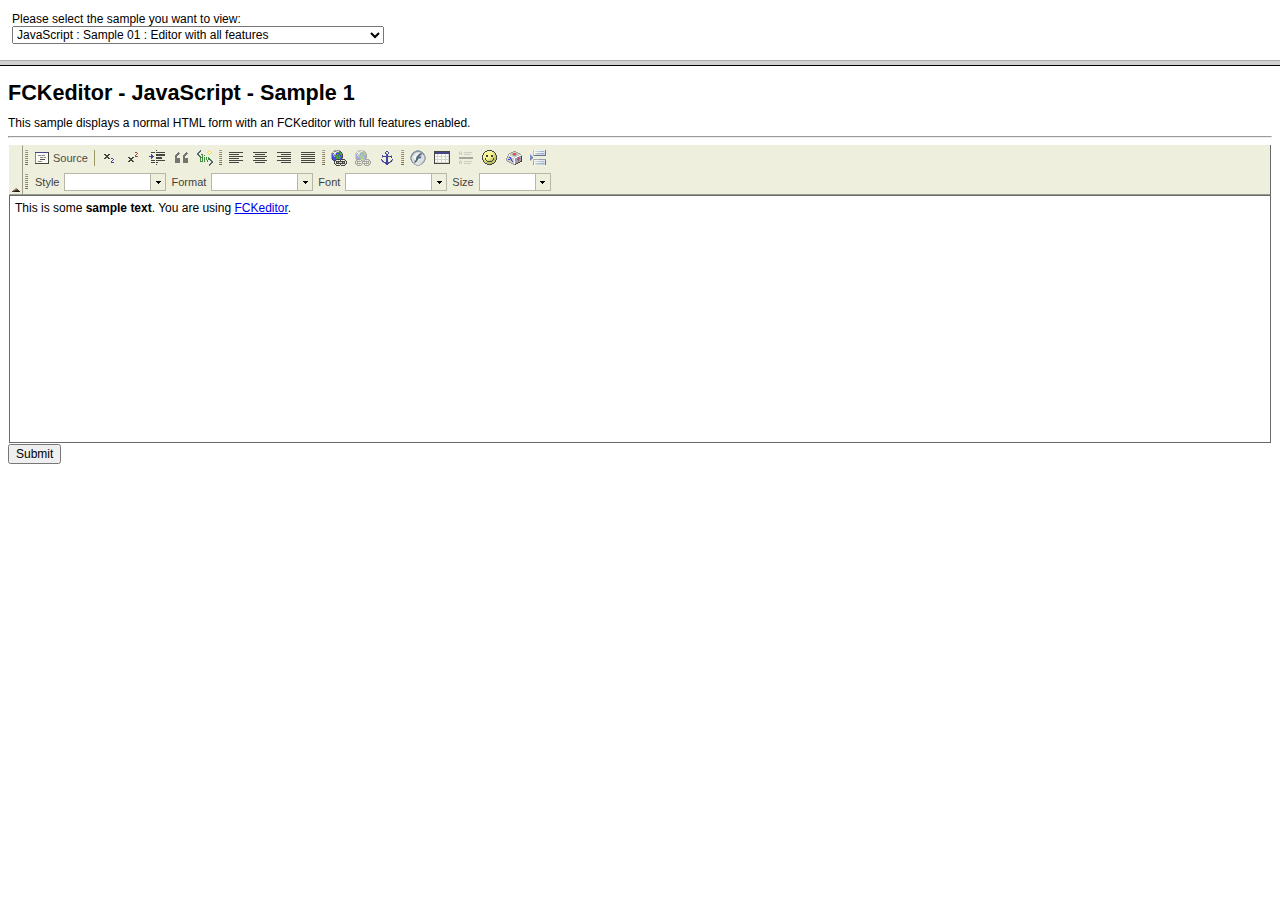
<file: test/toymsite/WebRoot/fckeditor/_samples/default.html>
<!DOCTYPE HTML PUBLIC "-//W3C//DTD HTML 4.01 Frameset//EN"
   "http://www.w3.org/TR/html4/frameset.dtd">
<!--
 * FCKeditor - The text editor for Internet - http://www.fckeditor.net
 * Copyright (C) 2003-2009 Frederico Caldeira Knabben
 *
 * == BEGIN LICENSE ==
 *
 * Licensed under the terms of any of the following licenses at your
 * choice:
 *
 *  - GNU General Public License Version 2 or later (the "GPL")
 *    http://www.gnu.org/licenses/gpl.html
 *
 *  - GNU Lesser General Public License Version 2.1 or later (the "LGPL")
 *    http://www.gnu.org/licenses/lgpl.html
 *
 *  - Mozilla Public License Version 1.1 or later (the "MPL")
 *    http://www.mozilla.org/MPL/MPL-1.1.html
 *
 * == END LICENSE ==
 *
 * Samples Frameset page.
-->
<html>
	<head>
		<title>FCKeditor - Samples</title>
		<meta http-equiv="Content-Type" content="text/html; charset=utf-8">
		<meta name="robots" content="noindex, nofollow">
	</head>
	<frameset rows="60,*">
		<frame src="sampleslist.html" noresize scrolling="no">
		<frame name="Sample" src="html/sample01.html" noresize>
	</frameset>
</html>
</file>
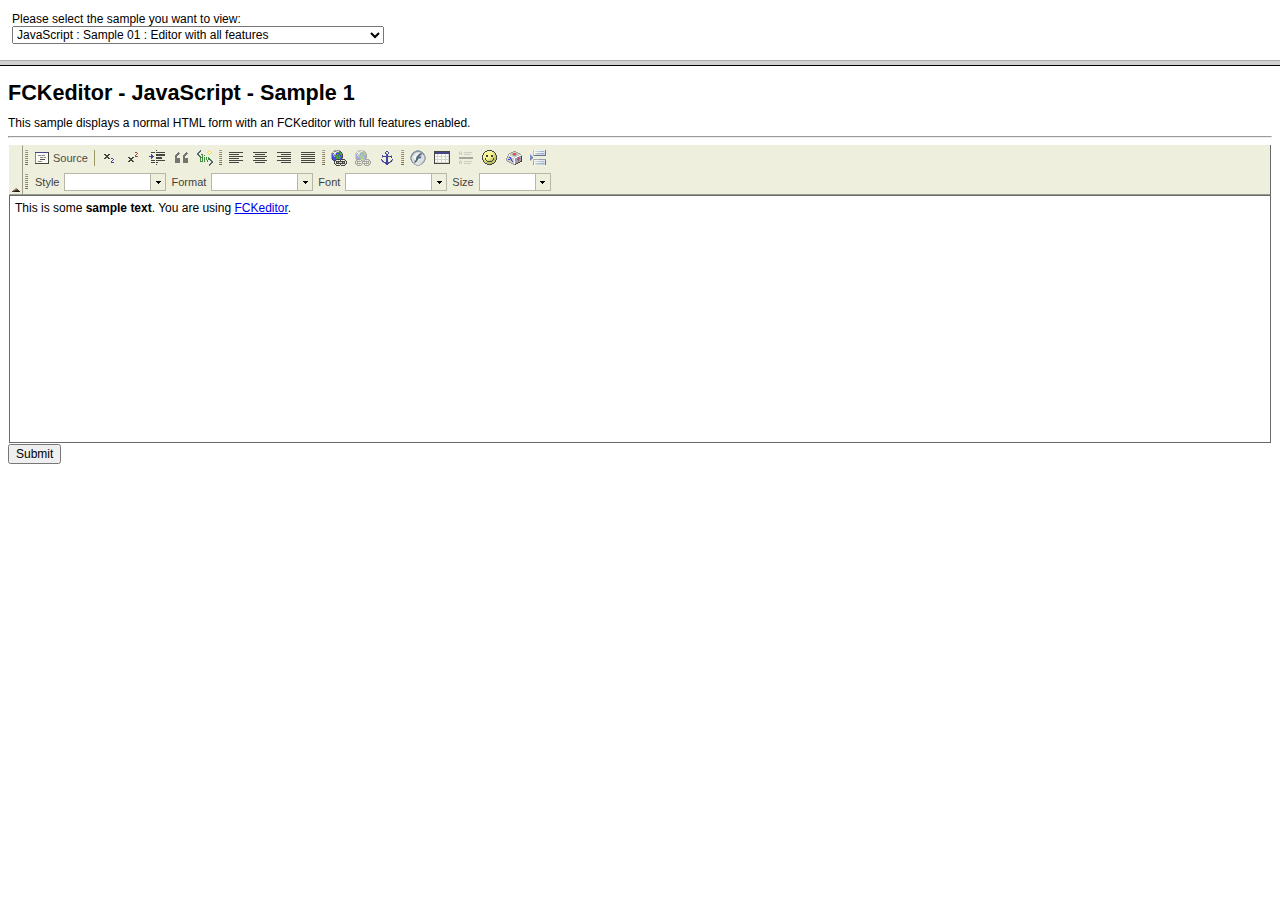
<file: test/toymsite/WebRoot/fckeditor/_samples/sampleslist.html>
<!DOCTYPE HTML PUBLIC "-//W3C//DTD HTML 4.01//EN"
"http://www.w3.org/TR/html4/strict.dtd">
<!--
 * FCKeditor - The text editor for Internet - http://www.fckeditor.net
 * Copyright (C) 2003-2009 Frederico Caldeira Knabben
 *
 * == BEGIN LICENSE ==
 *
 * Licensed under the terms of any of the following licenses at your
 * choice:
 *
 *  - GNU General Public License Version 2 or later (the "GPL")
 *    http://www.gnu.org/licenses/gpl.html
 *
 *  - GNU Lesser General Public License Version 2.1 or later (the "LGPL")
 *    http://www.gnu.org/licenses/lgpl.html
 *
 *  - Mozilla Public License Version 1.1 or later (the "MPL")
 *    http://www.mozilla.org/MPL/MPL-1.1.html
 *
 * == END LICENSE ==
 *
 * Page used to select the sample to view.
-->
<html>
<head>
	<title>FCKeditor - Sample Selection</title>
	<meta http-equiv="Content-Type" content="text/html; charset=utf-8">
	<meta name="robots" content="noindex, nofollow">
	<link href="sample.css" rel="stylesheet" type="text/css">
	<script type="text/javascript">

if ( window.top == window )
	document.location = 'default.html' ;

function OpenSample( sample )
{
	if ( sample.length > 0 )
		window.open( sample, 'Sample' ) ;
}

	</script>
</head>
<body style="margin:1em;">
	<table border="0" cellpadding="0" cellspacing="0" style="height: 100%">
		<tr>
			<td>
				Please select the sample you want to view:
				<br />
				<select onchange="OpenSample(this.value);">
					<optgroup label="JavaScript">
						<option value="html/sample01.html" selected="selected">JavaScript : Sample 01 : Editor
							with all features</option>
						<option value="html/sample02.html">JavaScript : Sample 02 : Replacement of a TEXTAREA</option>
						<option value="html/sample03.html">JavaScript : Sample 03 : Multi-language support</option>
						<option value="html/sample04.html">JavaScript : Sample 04 : Toolbar selection</option>
						<option value="html/sample05.html">JavaScript : Sample 05 : Skins support</option>
						<option value="html/sample06.html">JavaScript : Sample 06 : Plugins support</option>
						<option value="html/sample07.html">JavaScript : Sample 07 : Full Page editing</option>
						<option value="html/sample08.html">JavaScript : Sample 08 : Editor API usage</option>
						<option value="html/sample09.html">JavaScript : Sample 09 : Complex form (multiple editors)</option>
						<option value="html/sample10.html">JavaScript : Sample 10 : Shared toolbar on same page</option>
						<option value="html/sample11.html">JavaScript : Sample 11 : Shared toolbar from IFRAME</option>
						<option value="html/sample12.html">JavaScript : Sample 12 : Enter key behavior</option>
						<option value="html/sample13.html">JavaScript : Sample 13 : Dinamically switching with a Textarea</option>
						<option value="html/sample14.html">JavaScript : Sample 14 : XHTML 1.1</option>
						<option value="html/sample15.html">JavaScript : Sample 15 : Legacy HTML 4 tags</option>
						<option value="html/sample16.html">JavaScript : Sample 16 : Flash content editor</option>
						<option value=""></option>
					</optgroup>
					<optgroup label="Active Fox Pro">
						<option value="afp/sample01.afp">AFP : Sample 01 : Editor with all features</option>
						<option value="afp/sample02.afp">AFP : Sample 02 : Multi-language support</option>
						<option value="afp/sample03.afp">AFP : Sample 03 : Toolbar selection</option>
						<option value="afp/sample04.afp">AFP : Sample 04 : Skins support</option>
						<option value=""></option>
					</optgroup>
					<optgroup label="ASP">
						<option value="asp/sample01.asp">ASP : Sample 01 : Editor with all features</option>
						<option value="asp/sample02.asp">ASP : Sample 02 : Multi-language support</option>
						<option value="asp/sample03.asp">ASP : Sample 03 : Toolbar selection</option>
						<option value="asp/sample04.asp">ASP : Sample 04 : Skins support</option>
						<option value=""></option>
					</optgroup>
					<optgroup label="ColdFusion">
						<option value="cfm/sample01.cfm">ColdFusion : Sample 01 : Editor with all features</option>
						<option value="cfm/sample02_mx.cfm">ColdFusion : Sample 02 : Advanced version for ColdFusion
							MX</option>
						<option value=""></option>
					</optgroup>
					<optgroup label="Lasso">
						<option value="lasso/sample01.lasso">Lasso : Sample 01 : Editor with all features</option>
						<option value="lasso/sample02.lasso">Lasso : Sample 02 : Multi-language support</option>
						<option value="lasso/sample03.lasso">Lasso : Sample 03 : Toolbar selection</option>
						<option value="lasso/sample04.lasso">Lasso : Sample 04 : Skins support</option>
						<option value=""></option>
					</optgroup>
					<optgroup label="Perl">
						<option value="perl/sample01.cgi">Perl : Sample 01 : Editor with all features</option>
						<option value="perl/sample02.cgi">Perl : Sample 02 : Multi-language support</option>
						<option value="perl/sample03.cgi">Perl : Sample 03 : Toolbar selection</option>
						<option value="perl/sample04.cgi">Perl : Sample 04 : Skins support</option>
						<option value=""></option>
					</optgroup>
					<optgroup label="PHP">
						<option value="php/sample01.php">PHP : Sample 01 : Editor with all features</option>
						<option value="php/sample02.php">PHP : Sample 02 : Multi-language support</option>
						<option value="php/sample03.php">PHP : Sample 03 : Toolbar selection</option>
						<option value="php/sample04.php">PHP : Sample 04 : Skins support</option>
						<option value=""></option>
					</optgroup>
					<optgroup label="Python">
						<option value="py/sample01.py">Python : Sample 01 : Editor with all features</option>
					</optgroup>
				</select>
			</td>
		</tr>
	</table>
</body>
</html>
</file>
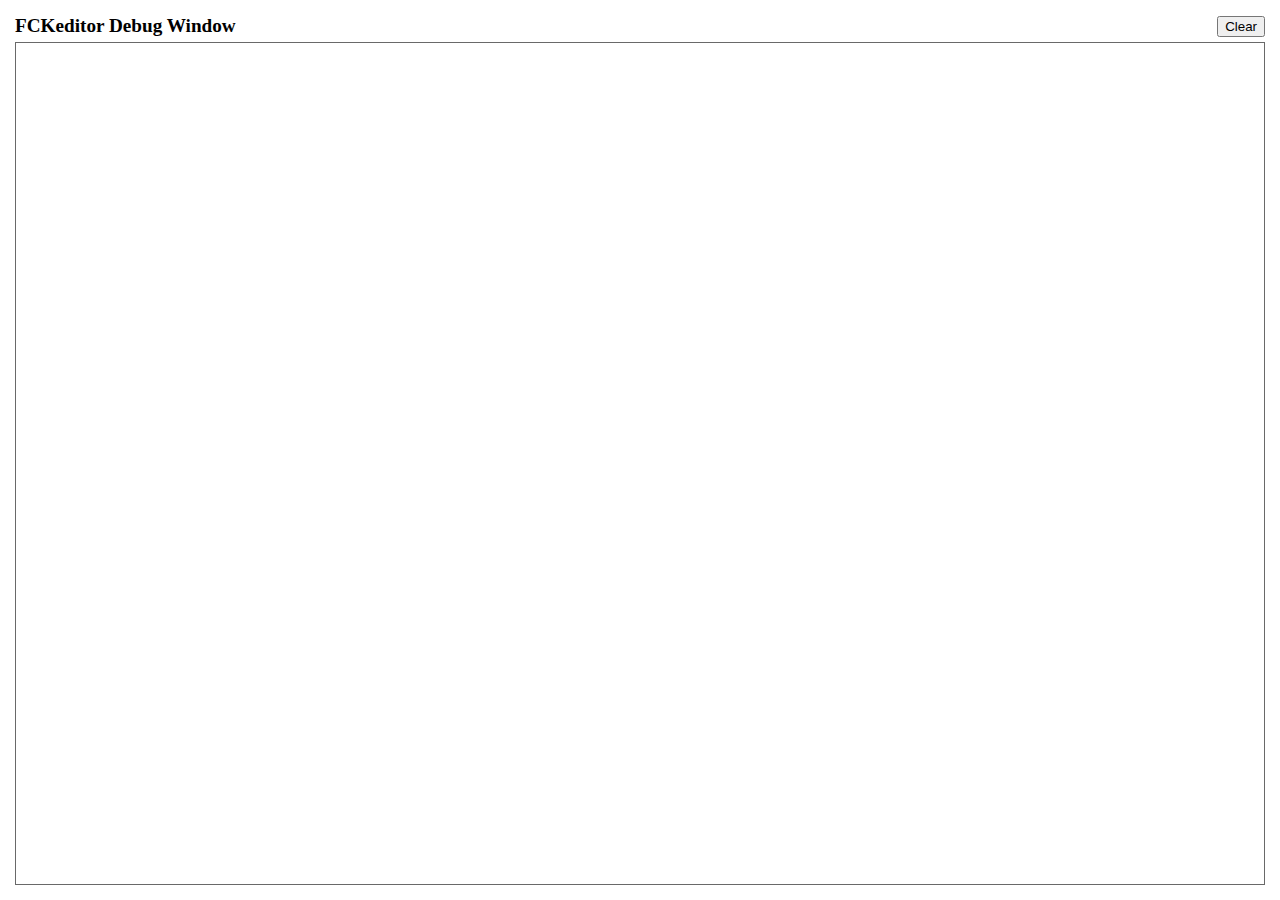
<file: test/toymsite/WebRoot/fckeditor/editor/fckdebug.html>
<!DOCTYPE HTML PUBLIC "-//W3C//DTD HTML 4.0 Transitional//EN">
<!--
 * FCKeditor - The text editor for Internet - http://www.fckeditor.net
 * Copyright (C) 2003-2009 Frederico Caldeira Knabben
 *
 * == BEGIN LICENSE ==
 *
 * Licensed under the terms of any of the following licenses at your
 * choice:
 *
 *  - GNU General Public License Version 2 or later (the "GPL")
 *    http://www.gnu.org/licenses/gpl.html
 *
 *  - GNU Lesser General Public License Version 2.1 or later (the "LGPL")
 *    http://www.gnu.org/licenses/lgpl.html
 *
 *  - Mozilla Public License Version 1.1 or later (the "MPL")
 *    http://www.mozilla.org/MPL/MPL-1.1.html
 *
 * == END LICENSE ==
 *
 * This is the Debug window.
 * It automatically popups if the Debug = true in the configuration file.
-->
<html xmlns="http://www.w3.org/1999/xhtml">
<head>
	<title>FCKeditor Debug Window</title>
	<meta name="robots" content="noindex, nofollow" />
	<script type="text/javascript">

var oWindow ;
var oDiv ;

if ( !window.FCKMessages )
	window.FCKMessages = new Array() ;

window.onload = function()
{
	oWindow = document.getElementById('xOutput').contentWindow ;
	oWindow.document.open() ;
	oWindow.document.write( '<div id="divMsg"><\/div>' ) ;
	oWindow.document.close() ;
	oDiv	= oWindow.document.getElementById('divMsg') ;
}

function Output( message, color, noParse )
{
	if ( !noParse && message != null && isNaN( message ) )
		message = message.replace(/</g, "&lt;") ;

	if ( color )
		message = '<font color="' + color + '">' + message + '<\/font>' ;

	window.FCKMessages[ window.FCKMessages.length ] = message ;
	StartTimer() ;
}

function OutputObject( anyObject, color )
{
	var message ;

	if ( anyObject != null )
	{
		message = 'Properties of: ' + anyObject + '</b><blockquote>' ;

		for (var prop in anyObject)
		{
			try
			{
				var sVal = anyObject[ prop ] != null ? anyObject[ prop ] + '' : '[null]' ;
				message += '<b>' + prop + '</b> : ' + sVal.replace(/</g, '&lt;') + '<br>' ;
			}
			catch (e)
			{
				try
				{
					message += '<b>' + prop + '</b> : [' + typeof( anyObject[ prop ] ) + ']<br>' ;
				}
				catch (e)
				{
					message += '<b>' + prop + '</b> : [-error-]<br>' ;
				}
			}
		}

		message += '</blockquote><b>' ;
	} else
		message = 'OutputObject : Object is "null".' ;

	Output( message, color, true ) ;
}

function StartTimer()
{
	window.setTimeout( 'CheckMessages()', 100 ) ;
}

function CheckMessages()
{
	if ( window.FCKMessages.length > 0 )
	{
		// Get the first item in the queue
		var sMessage = window.FCKMessages[0] ;

		// Removes the first item from the queue
		var oTempArray = new Array() ;
		for ( i = 1 ; i < window.FCKMessages.length ; i++ )
			oTempArray[ i - 1 ] = window.FCKMessages[ i ] ;
		window.FCKMessages = oTempArray ;

		var d = new Date() ;
		var sTime =
			( d.getHours() + 100 + '' ).substr( 1,2 ) + ':' +
			( d.getMinutes() + 100 + '' ).substr( 1,2 ) + ':' +
			( d.getSeconds() + 100 + '' ).substr( 1,2 ) + ':' +
			( d.getMilliseconds() + 1000 + '' ).substr( 1,3 ) ;

		var oMsgDiv = oWindow.document.createElement( 'div' ) ;
		oMsgDiv.innerHTML = sTime + ': <b>' + sMessage + '<\/b>' ;
		oDiv.appendChild( oMsgDiv ) ;
		oMsgDiv.scrollIntoView() ;
	}
}

function Clear()
{
	oDiv.innerHTML = '' ;
}
	</script>
</head>
<body style="margin: 10px">
	<table style="height: 100%" cellspacing="5" cellpadding="0" width="100%" border="0">
		<tr>
			<td>
				<table cellspacing="0" cellpadding="0" width="100%" border="0">
					<tr>
						<td style="font-weight: bold; font-size: 1.2em;">
							FCKeditor Debug Window</td>
						<td align="right">
							<input type="button" value="Clear" onclick="Clear();" /></td>
					</tr>
				</table>
			</td>
		</tr>
		<tr style="height: 100%">
			<td style="border: #696969 1px solid">
				<iframe id="xOutput" width="100%" height="100%" scrolling="auto" src="javascript:void(0)"
					frameborder="0"></iframe>
			</td>
		</tr>
	</table>
</body>
</html>
</file>
<file: guitar/吉他之声文件/style.css>
*{
    margin: 0px;
    padding: 0px;
}
body{
    background-color: beige;
}
.wrapper{
    width: 100%;
    height: 2700px;
    margin: 0px auto;
}
.heading{
    width: 100%;
    height: 90px;
    margin: 0px auto;
}
.heading_title_1{
    float:left;
    margin-left: 50px;
    font-family: "Gabriola";
    font-size: 50px;
    color: darkred;
}
.heading_title_2{
    display: inline;
    font-family: "Gabriola";
    font-size: 60px;
    padding-left: 20px;
    color: grey;
}
.heading_nav{
     padding-bottom: 30px;
     padding-top: 30px;
     width: 100%;
     line-height: 30px;
     position: relative;
 }
.heading_navbar{
    float: right;
}
ul{
    margin-right: 90px;
    list-style-type: none;
    padding-top: 8px;
    padding-bottom: 8px;
}
li{
    padding-left: 20px;
    display: inline;
}
.heading_navbar_a{
    font-size: 20px;
}
a:link,a:visited{
    color: black;
    text-align: center;
    padding: 6px;
    text-decoration: none;
}
a:hover,a:active{
    color: brown;
}
.music{
    float: right;
    margin-top: -30px;
    margin-right: 10px;
}
.body_img  img{
    width: 100%;
    height: 500px;
}
.body2_background{
    background-color: gainsboro;
    width: 430px;
    height: 500px;
    margin-left: 140px;
    margin-top: 50px;
}
.body_img2 img{
    margin-top: -25px;
    margin-left: -25px;
    width: 430px;
    height: 500px;
}
.body3{
    font-size: 30px;
    font-family: "Adobe Garamond Pro";
    color: black;
    float: right;
    margin-right: 390px;
    margin-top: -520px;
    width: 270px;
    position: relative;
}
.body_title_c1{
    font-family: 微软雅黑;
    font-weight: bold;
    color: black;
    float: right;
    margin-top: 40px;
    position: absolute;
}
.body_title_c1_a{
    font-size: 30px;
}
.border3_1{
    width: 100px;
    border-top: 7px solid darkred;
    margin-top: -15px;
    margin-left: 220px;
    position: absolute;
}
.border3_2{
    width: 200px;
    height: 550px;
    border-top: 7px solid gainsboro;
    border-right: 7px solid gainsboro;
    margin-top: -15px;
    margin-left: 320px;
    position: absolute;
}
.border3_3{
    width: 780px;
    height: 100px;
    border-bottom: 7px solid gainsboro;
    border-left: 7px solid gainsboro;
    margin-top:440px;
    margin-left: -260px;
    position: absolute;
}
.border3_4{
    width: 70px;
    border-top: 3px solid darkred;
    margin-top:100px;
    position: absolute;
}
.body3_1{
    width: 400px;
    font-size: 15px;
    text-indent: 2em;
    line-height: 2em;
    font-family: 微软雅黑;
    color: dimgrey;
    margin-top: 120px;
    position: absolute;
}
.body_title_e1{
    width: 200px;
    font-size: 30px;
    font-family: "Adobe Garamond Pro";
    color: dimgrey;
    margin-top: 490px;
    margin-left: -500px;
    position: absolute;
}
.border3_5{
    width: 80px;
    height: 80px;
    border-bottom: 7px solid darkred;
    border-left: 7px solid darkred;
    margin-top:520px;
    margin-left: -550px;
    position: absolute;
}
.body4{
    font-size: 30px;
    font-family: "Adobe Garamond Pro";
    color: black;
    float: left;
    margin-left: 470px;
    margin-top: 200px;
    width: 200px;
    position: relative;
}
.body4_t{
    margin-left: 30px;
    position: absolute;
}
.body_title_c2{
    font-family: 微软雅黑;
    font-weight: bold;
    color: black;
    float: left;
    margin-top: 80px;
    margin-left: 20px;
    position: absolute;
}
.body_title_c2_a{
    font-size: 30px;
}
.border4_1{
    width: 100px;
    float: left;
    border-top: 7px solid darkred;
    margin-top: 20px;
    margin-left: -150px;
    position: absolute;
}
.border4_2{
    width: 200px;
    height: 550px;
    border-top: 7px solid gainsboro;
    border-left: 7px solid gainsboro;
    margin-top: 20px;
    margin-left: -355px;
    position: absolute;
}
.border4_3{
    width: 735px;
    height: 100px;
    border-bottom: 7px solid gainsboro;
    border-right: 7px solid gainsboro;
    margin-top:470px;
    margin-left: -355px;
    position: absolute;
}
.border4_4{
    width: 70px;
    border-top: 3px solid darkred;
    margin-top:140px;
    margin-left: 100px;
    position: absolute;
}
.body4_1{
    width: 400px;
    font-size: 15px;
    text-indent: 2em;
    line-height: 2em;
    font-family: 微软雅黑;
    color: dimgrey;
    margin-top: 160px;
    margin-left: -220px;
    position: absolute;
}
.body_title_e2{
    width: 230px;
    font-size: 30px;
    font-family: "Adobe Garamond Pro";
    color: dimgrey;
    margin-top: 520px;
    margin-left: 460px;
    position: absolute;
}
.body_title_e3{
    float: right;
    margin-right: 10px;
}
.border4_5 {
    width: 80px;
    height: 80px;
    border-bottom: 7px solid darkred;
    border-right: 7px solid darkred;
    float: right;
    margin-top: 550px;
    margin-left: 640px;
    position: absolute;
}
.body5_background{
    background-color: gainsboro;
    width: 430px;
    height: 500px;
    float: right;
    margin-top: 210px;
    margin-right: 150px;
}
.body_img3 img{
    width: 430px;
    height: 500px;
    float: right;
    margin-top: -25px;
    margin-right: -25px;
}
.body6 img{
    width: 1300px;
    height:600px;
    float: left;
    margin-top: 190px;
    margin-left: 25px;
}
.body7{
    font-size: 25px;
    font-family: "Adobe 明體 Std L";
    float: left;
    margin-top: -400px;
    margin-left: 30px;
}
.body7_1{
    margin-top: 30px;
    margin-left: 50px;
}
.body8_border1{
    width: 500px;
    border-top: 2px solid black;
    float: left;
    margin-top: 50px;
}
.body8_border2{
    width: 500px;
    border-top: 2px solid black;
    float: right;
    margin-top: 50px;
}
.body8_title{
    width: 170px;
    font-family: "Adobe 楷体 Std R";
    float: left;
    margin-top: -35px;
    margin-left: 600px;
}
.body8_title_a{
    font-size: 20px;
}
.span{
    font-size: 30px;
    color: orangered;
    float:left;
    margin-top: -10px;
}
</file>
<file: guitar/吉他之声文件/style2.css>
*{
    margin: 0px;
    padding: 0px;
}
body{
    background-color: beige;
}
.wrapper{
    width: 100%;
    height:1900px;
    margin: 0px auto;
}
.heading{
    width: 100%;
    height: 90px;
    margin: 0px auto;
}
.heading_title_1{
    float: left;
    margin-left: 50px;
    font-family: "Gabriola";
    font-size: 50px;
    color: darkred;
}
.heading_title_2{
    display: inline;
    font-family: "Gabriola";
    font-size: 60px;
    padding-left: 20px;
    color: grey;
}
.heading_nav{
    padding-bottom: 30px;
    padding-top: 30px;
    width: 100%;
    line-height: 30px;
    position: relative;
}
.heading_navbar{
    float: right;
}
ul{
    margin-right: 90px;
    list-style-type: none;
    padding-top: 8px;
    padding-bottom: 8px;
}
li{
    padding-left: 20px;
    display: inline;
}
a:link,a:visited{
    color: black;
    text-align: center;
    padding: 6px;
    text-decoration: none;
    font-size: 20px;
}
a:hover,a:active{
    color: brown;
}
.body_img  img{
    width: 100%;
    height: 500px;
}
.body1{
    font-family: "Adobe 楷体 Std R";
    font-weight: bold;
    color: black;
    float: left;
    margin-top: 50px;
    margin-left: 50px;
    font-size: 30px;
}
.border1{
    width:80px;
    border-top: 3px solid black;
    margin-top: 90px;
    margin-left: 90px;
}
.body1_a{
    font-family: 微软雅黑;
    font-weight: bold;
    font-size: 16px;
    color: black;
    float: left;
    margin-top: 30px;
    margin-left: 80px;
    margin-right: 30px;
}
.body2{
    font-family:  "Adobe 楷体 Std R";
    font-weight: bold;
    color: black;
    float: left;
    margin-top: 30px;
    margin-left: 50px;
    font-size: 30px;
}
.border2{
    width:80px;
    border-top: 3px solid black;
    margin-top: 190px;
    margin-left: 90px;
}
.body2_a{
    font-family: 微软雅黑;
    font-weight: bold;
    font-size: 16px;
    color: black;
    float: left;
    margin-top: 30px;
    margin-left: 80px;
    margin-right: 30px;
}
.body2_b{
    font-family: 微软雅黑;
    font-weight: bold;
    font-size: 16px;
    color: black;
    float: left;
    margin-top: 30px;
    margin-left: 0px;
    margin-right: 30px;
}
.body2_c{
    font-family: 微软雅黑;
    font-weight: bold;
    font-size: 16px;
    color: black;
    float: left;
    margin-top: 30px;
    margin-left: 0px;
    margin-right: 30px;
}
.body3{
    font-family:  "Adobe 楷体 Std R";
    font-weight: bold;
    color: orangered;
    float: left;
    margin-top: 30px;
    margin-left: -30px;
    font-size: 30px;
}
.body3_img img{
    float: left;
    margin-top: 100px;
    width: 600px;

}
</file>
<file: guitar/吉他之声文件/style3.css>
*{
    margin: 0px;
    padding: 0px;
}
body{
    background-color: beige;
}
.wrapper{
    width: 100%;
    height: 2200px;
    margin: 0px auto;
}
.heading{
    width: 100%;
    height: 90px;
    margin: 0px auto;
}
.heading_title_1{
    float: left;
    margin-left: 50px;
    font-family: "Gabriola";
    font-size: 50px;
    color: darkred;
}
.heading_title_2{
    display: inline;
    font-family: "Gabriola";
    font-size: 60px;
    padding-left: 20px;
    color: grey;
}
.heading_nav{
    padding-bottom: 30px;
    padding-top: 30px;
    width: 100%;
    line-height: 30px;
    position: relative;
}
.heading_navbar{
    float: right;
}
ul{
    margin-right: 90px;
    list-style-type: none;
    padding-top: 8px;
    padding-bottom: 8px;
}
li{
    padding-left: 20px;
    display: inline;
}
a:link,a:visited{
    color: black;
    text-align: center;
    padding: 6px;
    text-decoration: none;
    font-size: 20px;
}
a:hover,a:active{
    color: brown;
}
.body_img  img {
    width: 100%;
    height: 500px;
}
.body1{
    font-size:30px;
    font-family: "Adobe 楷体 Std R";
    font-weight: bold;
    color: black;
    float: left;
    margin-top: 30px;
    margin-left: 30px;
}
.border1{
    width:150px;
    border-top: 3px solid black;
    margin-top: 90px;
    margin-left: 60px;
}
.body1_a{
    font-size:20px;
    font-family: 微软雅黑;
    float: left;
    margin-top: 30px;
    margin-left: 30px;
}
.body1_img img{
    margin-top: 20px;
    margin-left: 300px;
}
.body2{
    font-size:20px;
    font-family: 微软雅黑;
    color: lightslategray;
    float: left;
    margin-top: 20px;
    margin-left: 30px;
}
.body2_img img{
    width: 600px;
    height: 200px;
    margin-top: 20px;
    margin-left: 300px;
}
.body3{
    font-size:20px;
    font-family: 微软雅黑;
    font-weight: bold;
    color: black;
    float: left;
    margin-top: 30px;
    margin-left: 30px;
}
.body3_img img{
    width: 700px;
    margin-top: 20px;
    margin-left: 300px;
}
</file>
<file: guitar/吉他之声文件/style4.css>
*{
    margin: 0px;
    padding: 0px;
}
body{
    background-color: beige;
}
.wrapper{
    width: 100%;
    height: 3000px;
    margin: 0px auto;
}
.heading{
    width: 100%;
    height: 90px;
    margin: 0px auto;
}
.heading_title_1{
    float: left;
    margin-left: 50px;
    font-family: "Gabriola";
    font-size: 50px;
    color: darkred;
}
.heading_title_2{
    display: inline;
    font-family: "Gabriola";
    font-size: 60px;
    padding-left: 20px;
    color: grey;
}
.heading_nav{
    padding-bottom: 30px;
    padding-top: 30px;
    width: 100%;
    line-height: 30px;
    position: relative;
}
.heading_navbar{
    float: right;
}
ul{
    margin-right: 90px;
    list-style-type: none;
    padding-top: 8px;
    padding-bottom: 8px;
}
li{
    padding-left: 20px;
    display: inline;
}
a:link,a:visited{
    color: black;
    text-align: center;
    padding: 6px;
    text-decoration: none;
    font-size: 20px;
}
a:hover,a:active{
    color: brown;
}
.body_img  img {
    width: 100%;
    height: 500px;
}
.body1{
    font-size:30px;
    font-family: "Adobe 楷体 Std R";
    font-weight: bold;
    color: black;
    float: left;
    margin-top: 40px;
    margin-left: 600px;
}
.border1{
    width:30px;
    border-top: 3px solid black;
    margin-top: 110px;
    margin-left: 660px;
}
.border2{
    width:30px;
    border-top: 3px solid black;
    margin-top: -3px;
    margin-left: 628px;
}
.body2{
    font-size:30px;
    font-family: "Adobe 楷体 Std R";
    font-weight: bold;
    color: black;
    float: left;
    margin-top: 20px;
    margin-left: 460px;
}
.border3{
    width:590px;
    border-top: 1px solid black;
    margin-top: 100px;
    margin-left: 360px;
}
.body3_img img{
    width: 1280px;
    margin-top: 30px;
    margin-left: 30px;
}
.border4{
    width:590px;
    border-top: 1px solid black;
    margin-top: 60px;
    margin-left: 360px;
}
.body4_img img{
    width: 400px;
    height: 300px;
    margin-top: 70px;
}
.body5_img img{
    width: 400px;
    height: 300px;
    float: left;
    margin-top: -300px;
    margin-left: 470px;
}
.body6_img img{
    width: 400px;;
    height: 300px;
    float: left;
    margin-top: -300px;
    margin-left: 940px;
}
.body7_img img{
    width: 200px;;
    height: 100px;
    float: left;
    margin-top: 100px;
    margin-left: 20px;
}
.body8_img img{
    width: 150px;;
    height: 100px;
    float: left;
    margin-top: 100px;
    margin-left: 20px;
}
.body9_img img{
    width: 150px;;
    height: 100px;
    float: left;
    margin-top: 100px;
    margin-left:60px;
}
.body10_img img{
    width: 150px;;
    height: 100px;
    float: left;
    margin-top: 100px;
    margin-left: 60px;
}
.body11_img img{
    width: 150px;;
    height: 100px;
    float: left;
    margin-top: 100px;
    margin-left: 60px;
}
.body12_img img{
    width: 150px;;
    height: 100px;
    float: left;
    margin-top: 100px;
    margin-left: 80px;
}
</file>
<file: guitar/吉他之声文件/style5.css>
*{
    margin: 0px;
    padding: 0px;
}
body{
    background-color: beige ;
}
.wrapper{
    width: 100%;
    height: 2000px;
    margin: 0px auto;
}
.heading{
    width: 100%;
    height: 90px;
    margin: 0px auto;
}
.heading_title_1{
    float: left;
    margin-left: 50px;
    font-family: "Gabriola";
    font-size: 50px;
    color: darkred;
}
.heading_title_2{
    display: inline;
    font-family: "Gabriola";
    font-size: 60px;
    padding-left: 20px;
    color: grey;
}
.heading_nav{
    padding-bottom: 30px;
    padding-top: 30px;
    width: 100%;
    line-height: 30px;
    position: relative;
}
.heading_navbar{
    float: right;
}
ul{
    margin-right: 90px;
    list-style-type: none;
    padding-top: 8px;
    padding-bottom: 8px;
}
li{
    padding-left: 20px;
    display: inline;
}
a:link,a:visited{
    color: black;
    text-align: center;
    padding: 6px;
    text-decoration: none;
    font-size: 20px;
}
a:hover,a:active{
    color: brown;
}
.body_img  img {
    width: 100%;
    height: 500px;
}
.body1{
    font-size:30px;
    font-family: "Adobe 楷体 Std R";
    font-weight: bold;
    color: black;
    float: left;
    margin-top: 40px;
    margin-left: 600px;
}
.border1{
    width:30px;
    border-top: 3px solid black;
    margin-top: 110px;
    margin-left: 660px;
}
.border2{
    width:30px;
    border-top: 3px solid black;
    margin-top: -3px;
    margin-left: 628px;
}
.body2 {
    font-size: 30px;
    font-family: "Adobe 楷体 Std R";
    font-weight: bold;
    color: black;
    float: left;
    margin-top: 20px;
    margin-left: 535px;
}
.border3{
    width:590px;
    border-top: 1px solid black;
    margin-top: 100px;
    margin-left: 360px;
}
.body3_img img {
    width: 500px;
    margin-top: 0px;
    margin-left: 80px;
}
.body4_img img{
    width: 500px;
    height: 300px;
    float: left;
    margin-top: -350px;
    margin-left: 730px;
}
.body5 {
    font-size: 23px;
    font-family: "Adobe 黑体 Std R";
    color: lightslategray;
    margin-left: 150px;
}
.body6{
    font-size: 23px;
    font-family: "Adobe 黑体 Std R";
    color: lightslategray;
    margin-top: -50px;
    margin-left: 900px;
}
.border4{
    width:1200px;
    border-top: 2px solid black;
    margin-top: 50px;
    margin-left: 70px
}
.body7_img img{
    margin-top: 80px;
    margin-left: 160px;
}
.body8{
    font-size:30px;
    font-family: "Adobe 楷体 Std R";
    font-weight: bold;
    color: black;
    float: right;
    margin-top: -500px;
    margin-right: 350px;
}
.border5{
    width: 30px;
    border-top: 3px solid black;
    float: right;
    margin-right: 414px;
    margin-top: -425px;
}
.border6{
    width: 30px;
    border-top: 3px solid black;
    float: right;
    margin-right: 381px;
    margin-top: -425px;
}
.body9{
    font-size:25px;
    font-weight: bold;
    color: black;
    float:right;
    margin-right: 260px;
    margin-top: -400px;
}
.body10{
    width: 500px;
    height: 500px;
    font-size: 20px;
    float: right;
    color: lightslategray;
    margin-top: -300px;
    margin-right: 140px;
}
.border7{
    width: 260px;
    border-top: 2px solid black;
    float: right;
    margin-right: -370px;
    margin-top: -65px;
}
</file>
<file: test/toymsite/WebRoot/fckeditor/_samples/sample.css>
/*
 * FCKeditor - The text editor for Internet - http://www.fckeditor.net
 * Copyright (C) 2003-2009 Frederico Caldeira Knabben
 *
 * == BEGIN LICENSE ==
 *
 * Licensed under the terms of any of the following licenses at your
 * choice:
 *
 *  - GNU General Public License Version 2 or later (the "GPL")
 *    http://www.gnu.org/licenses/gpl.html
 *
 *  - GNU Lesser General Public License Version 2.1 or later (the "LGPL")
 *    http://www.gnu.org/licenses/lgpl.html
 *
 *  - Mozilla Public License Version 1.1 or later (the "MPL")
 *    http://www.mozilla.org/MPL/MPL-1.1.html
 *
 * == END LICENSE ==
 *
 * Styles used in the samples pages.
 */

body, td, th, input, select, textarea
{
	font-size: 12px;
	font-family: Arial, Verdana, Sans-Serif;
}

h1
{
	font-weight: bold;
	font-size: 180%;
	margin-bottom: 10px;
}

form
{
	margin: 0;
	padding: 0;
}

#outputSample
{
	table-layout: fixed;
	width: 100%;
}

pre
{
	margin: 0;
	padding: 0;

	white-space: pre; /* CSS2 */
	white-space: -moz-pre-wrap; /* Mozilla*/
	white-space: -o-pre-wrap; /* Opera 7 */
	white-space: pre-wrap; /* CSS 2.1 */
	white-space: pre-line; /* CSS 3 (and 2.1 as well, actually) */
	word-wrap: break-word; /* IE */
}

#outputSample thead th
{
	color: #dddddd;
	background-color: #999999;
	padding: 4px;
	white-space: nowrap;
}

#outputSample tbody th
{
	vertical-align: top;
	text-align: left;
}
</file>
<file: test/toymsite/WebRoot/js/tree/zTreeStyle/zTreeStyle.css>
/*-------------------------------------
zTree Style

version:	2.0
author:		Hunter.z
email:		hunter.z@263.net
website:	http://code.google.com/p/jquerytree/

-------------------------------------*/

.tree{
	margin:0; 
	padding: 5px;
	color:#333;
	font-size:12px;
	font-family: Verdana, Arial, Helvetica, AppleGothic, sans-serif;
	}

.tree li{
	padding:0; margin:0; 
	list-style:none;
	line-height:18px; 
	text-align:left; 
	white-space:nowrap;
	}

.tree li ul{ margin:0; padding:0 0 0 18px;}
.tree li ul.line{ background:url(./img/line_conn.gif) 0 0 repeat-y;}

.tree li a {
	padding:0; margin:0 10px 0 0; 
	cursor:pointer; 
	color:#333; 
	text-decoration:none;
	}
.tree li a:hover {text-decoration:underline;}
.tree li a.curSelectedNode {
	background-color:#FFE6B0; 
	color:black;
	border:1px #FFB951 solid; 
	opacity:0.8; filter:alpha(opacity=80);
	}
.tree li a.curSelectedNode_Edit {
	line-height: 18px;
	background-color:#FFE6B0; 
	color:black;
	border:1px #FFB951 solid; 
	opacity:0.8; filter:alpha(opacity=80);
	}
.tree li a.tmpTargetNode {
	background-color:#316AC5; 
	color:white;
	border:1px #316AC5 solid; 
	opacity:0.8; filter:alpha(opacity=80);
	}
.tree li a input.rename {height:13px; width:80px; padding:0; margin:0; font-size:12px;}	

.tree li button {
	width:18px; height:18px; 
	padding:0; margin:0; 
	vertical-align:middle;
	border:0 none; 
	background-color: transparent; 
	background-repeat: no-repeat;
	background-position: 0 0;
	cursor: pointer;
	}
.tree li button.ico {
	padding:0; margin:0 2px 0 0; 
	}
	
.tree li button.edit {background:url("./img/edit.png") no-repeat scroll 0 0 transparent;}	
.tree li button.remove {background:url("./img/remove.png") no-repeat scroll 0 0 transparent;}	

.tree li button.chk {
	width:13px; height:13px; 
	padding:0; margin:0 3px 0 0; 
	vertical-align:middle;
	border:0 none;
	cursor: auto;
	}
.tree li button.chk.checkbox_false_full { background:url("./img/checkbox.png") no-repeat scroll 0 0 transparent;}	
.tree li button.chk.checkbox_false_full_focus { background:url("./img/checkbox.png") no-repeat scroll 0 -12px transparent;}	
.tree li button.chk.checkbox_false_part { background:url("./img/checkbox.png") no-repeat scroll 0 -72px transparent;}	
.tree li button.chk.checkbox_false_part_focus { background:url("./img/checkbox.png") no-repeat scroll 0 -84px transparent;}	
.tree li button.chk.checkbox_true_full { background:url("./img/checkbox.png") no-repeat scroll 0 -24px transparent;}	
.tree li button.chk.checkbox_true_full_focus { background:url("./img/checkbox.png") no-repeat scroll 0 -36px transparent;}	
.tree li button.chk.checkbox_true_part { background:url("./img/checkbox.png") no-repeat scroll 0 -48px transparent;}	
.tree li button.chk.checkbox_true_part_focus { background:url("./img/checkbox.png") no-repeat scroll 0 -60px transparent;}	

.tree li button.chk.radio_false_full { background:url("./img/radio.png") no-repeat scroll 0 0 transparent;}	
.tree li button.chk.radio_false_full_focus { background:url("./img/radio.png") no-repeat scroll 0 -12px transparent;}	
.tree li button.chk.radio_false_part { background:url("./img/radio.png") no-repeat scroll 0 -72px transparent;}	
.tree li button.chk.radio_false_part_focus { background:url("./img/radio.png") no-repeat scroll 0 -84px transparent;}	
.tree li button.chk.radio_true_full { background:url("./img/radio.png") no-repeat scroll 0 -24px transparent;}	
.tree li button.chk.radio_true_full_focus { background:url("./img/radio.png") no-repeat scroll 0 -36px transparent;}	
.tree li button.chk.radio_true_part { background:url("./img/radio.png") no-repeat scroll 0 -48px transparent;}	
.tree li button.chk.radio_true_part_focus { background:url("./img/radio.png") no-repeat scroll 0 -60px transparent;}	

.tree li button.switch_root_open{ background:url(./img/minus_root.gif);}
.tree li button.switch_root_close{ background:url(./img/plus_root.gif);}
.tree li button.switch_roots_open{ background:url(./img/minus_top.gif);}
.tree li button.switch_roots_close{ background:url(./img/plus_top.gif);}
.tree li button.switch_center_open{ background:url(./img/minus_center.gif);}
.tree li button.switch_center_close{ background:url(./img/plus_center.gif);}
.tree li button.switch_bottom_open{ background:url(./img/minus_bottom.gif);}
.tree li button.switch_bottom_close{ background:url(./img/plus_bottom.gif);}
.tree li button.switch_noLine_open{ background:url(./img/minus_noLine.gif);}
.tree li button.switch_noLine_close{ background:url(./img/plus_noLine.gif);}

.tree li button.switch_root_docu{ background:none;}
.tree li button.switch_roots_docu{ background:url(./img/line_top.gif);}
.tree li button.switch_center_docu{ background:url(./img/line_center.gif);}
.tree li button.switch_bottom_docu{ background:url(./img/line_bottom.gif);}
.tree li button.switch_noLine_docu{ background:none;}

.tree li button.ico_loading{ background:url(./img/loading.gif) no-repeat scroll 1px 1px transparent;}
.tree li button.ico_open{ background:url(./img/folder_Open.gif);}
.tree li button.ico_close{ background:url(./img/folder_Close.gif);}
.tree li button.ico_docu{ background:url(./img/page.gif);}

.tree INPUT.checkbox {
	padding:0; margin:0 2px 0 0; 
	width:18px; height:18px; 
	vertical-align:middle; 
	}

.tmpTargetTree {
	background-color:#FFE6B0; 
	border:0px #FFB951 solid; 
	opacity:0.8; filter:alpha(opacity=80);
	}

button.tmpzTreeMove_arrow {
	width:16px; height:16px; 
	padding:0; margin:2px 0 0 1px; 
	border:0 none; 
	position:absolute; 
	background:url(./img/moveArrow.png) no-repeat scroll 0 0 transparent;
	}
	
.zTreeDragUL {
	margin:0; padding:0; 
	position:absolute; 
	background-color:#cfcfcf; 
	border:1px #00B83F dotted; 
	opacity:0.8; filter:alpha(opacity=80);
	}

.zTreeMask {
	 z-index:10000; 
	 background-color:#cfcfcf; 
	 opacity:0.0; filter:alpha(opacity=0); 
	 position:absolute;
}
</file>
